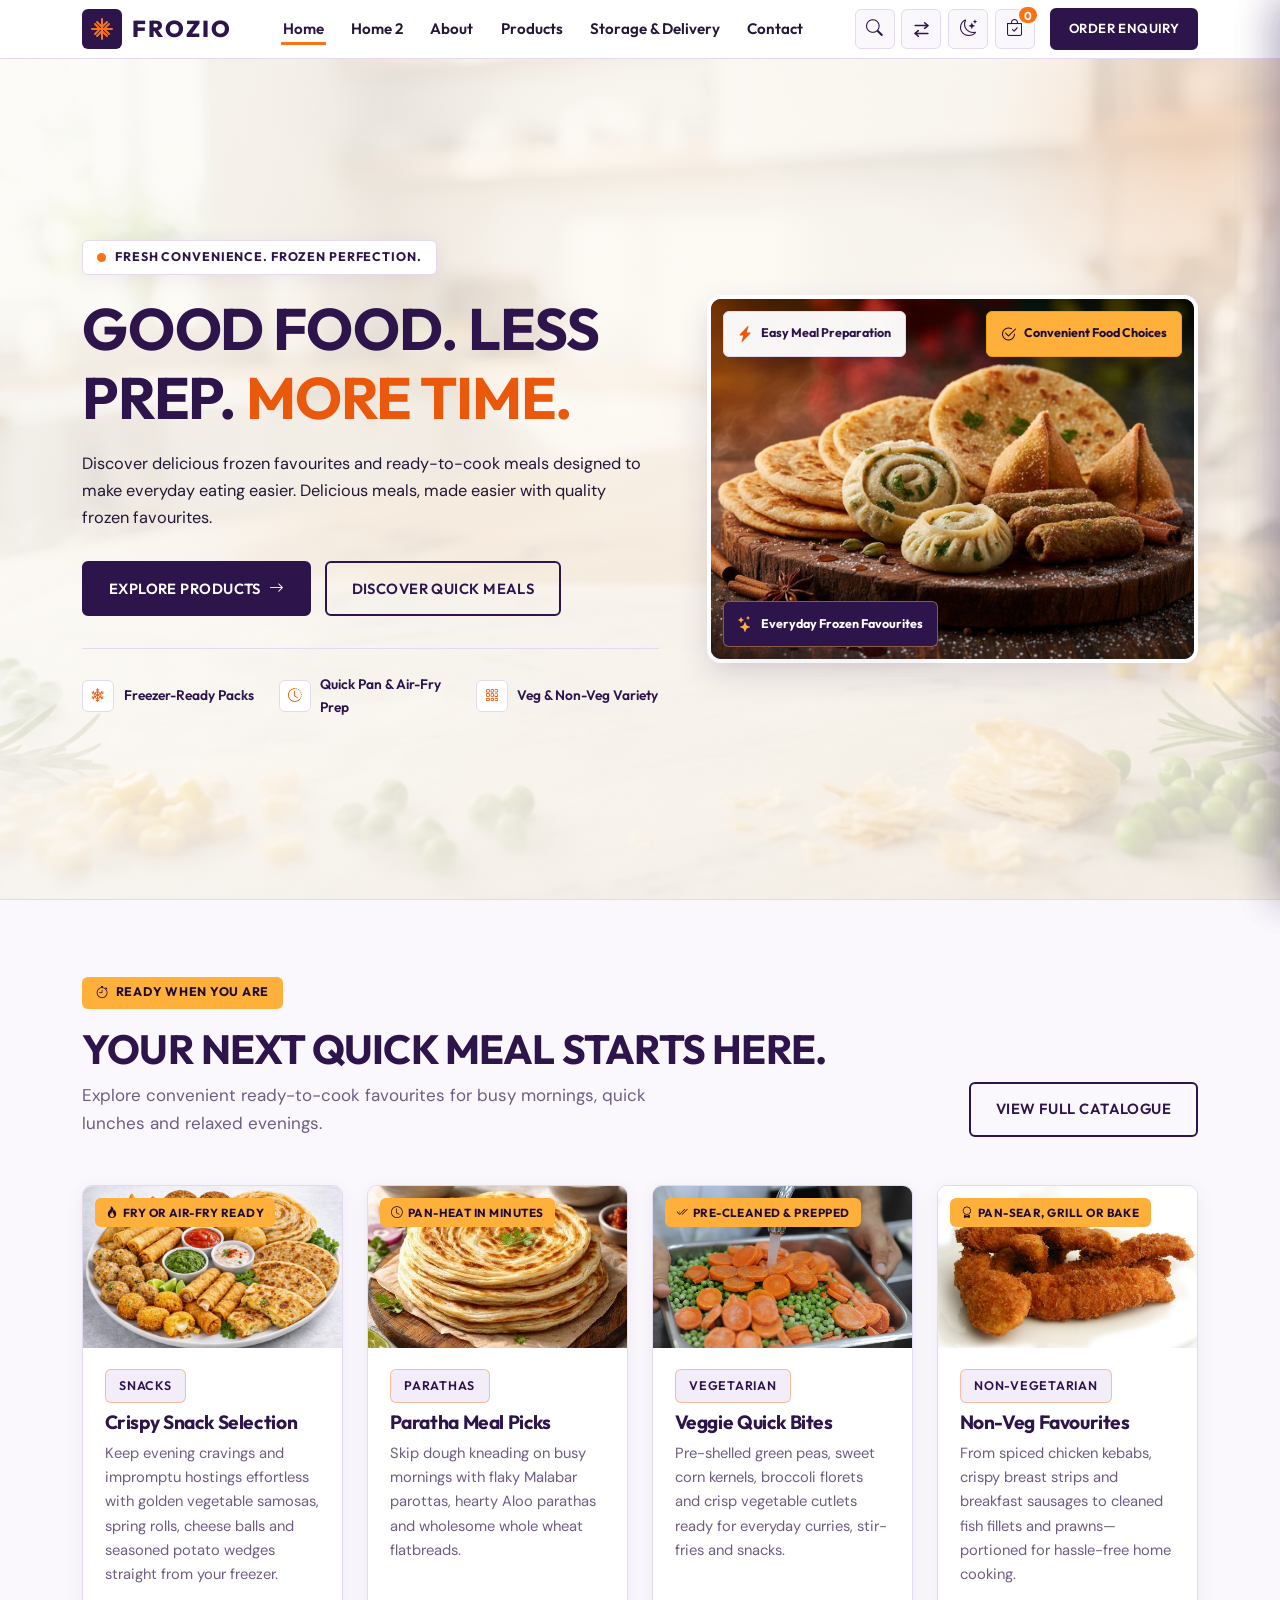
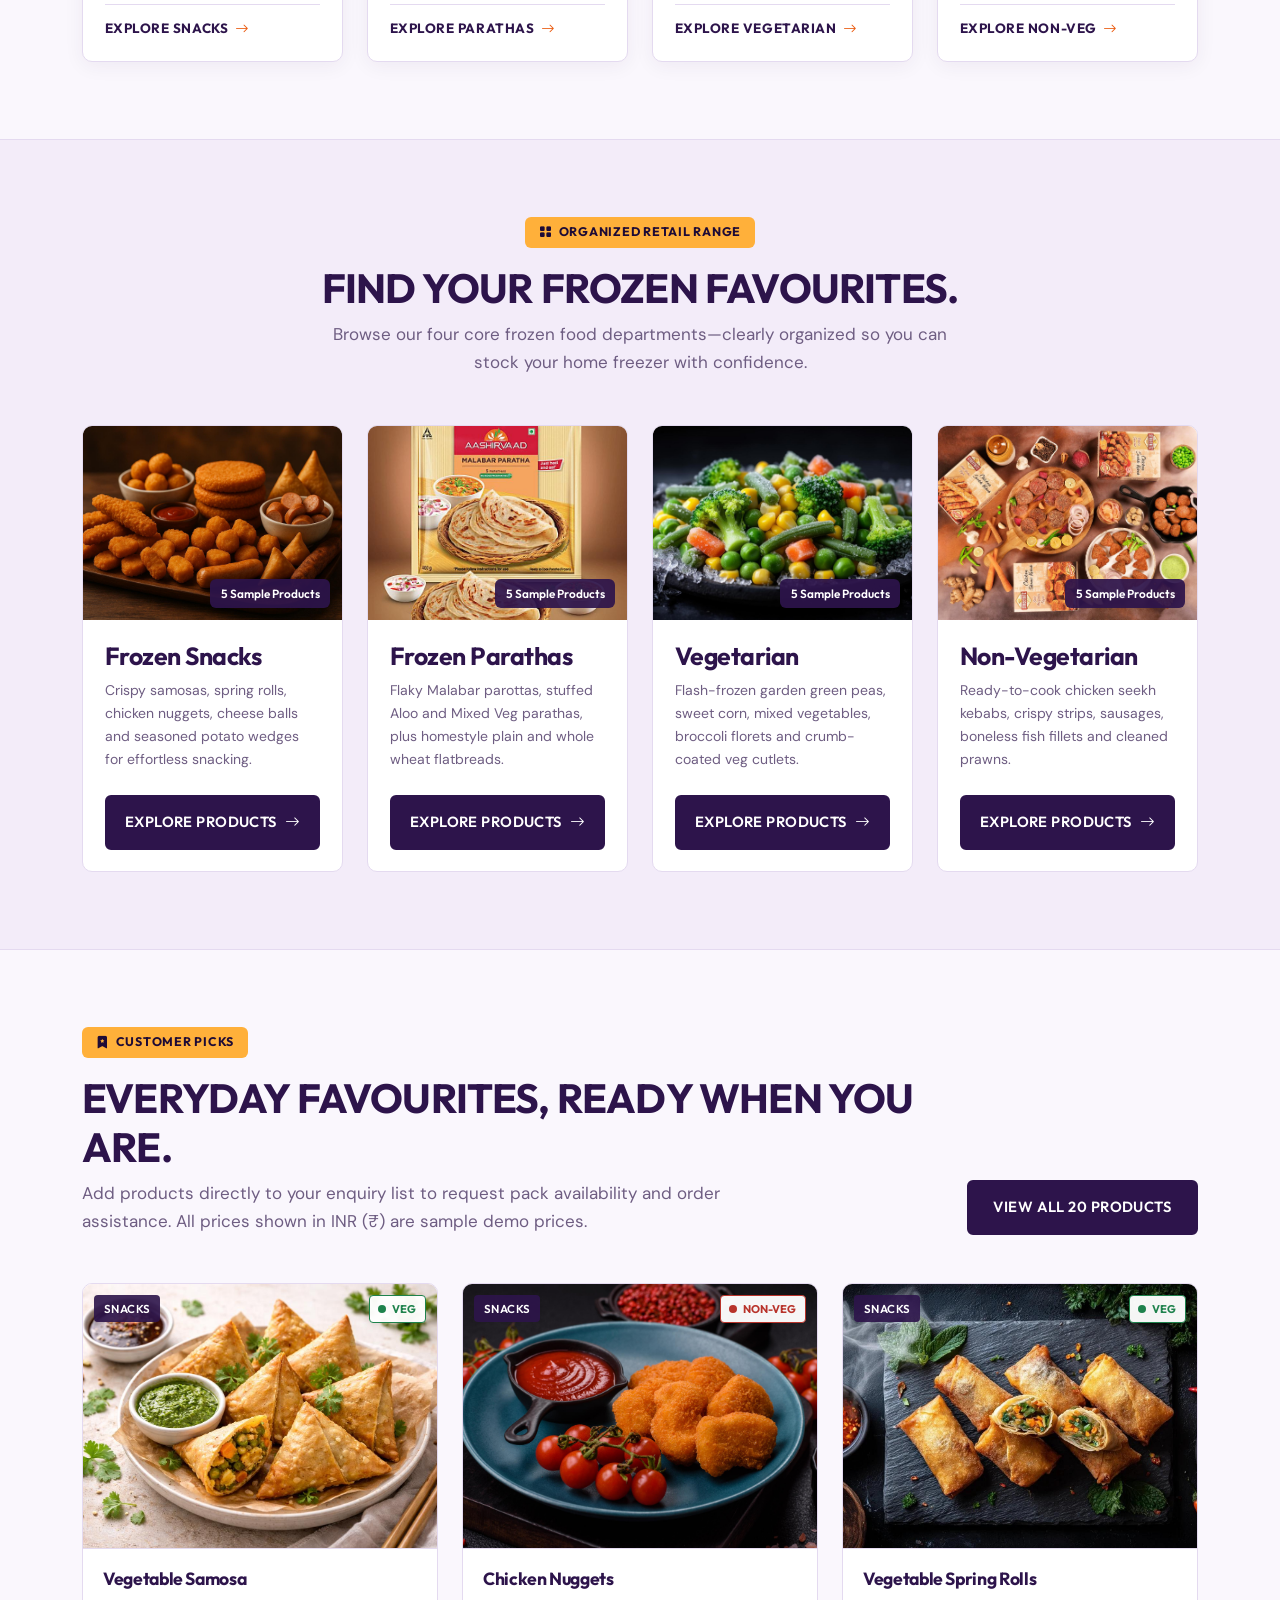
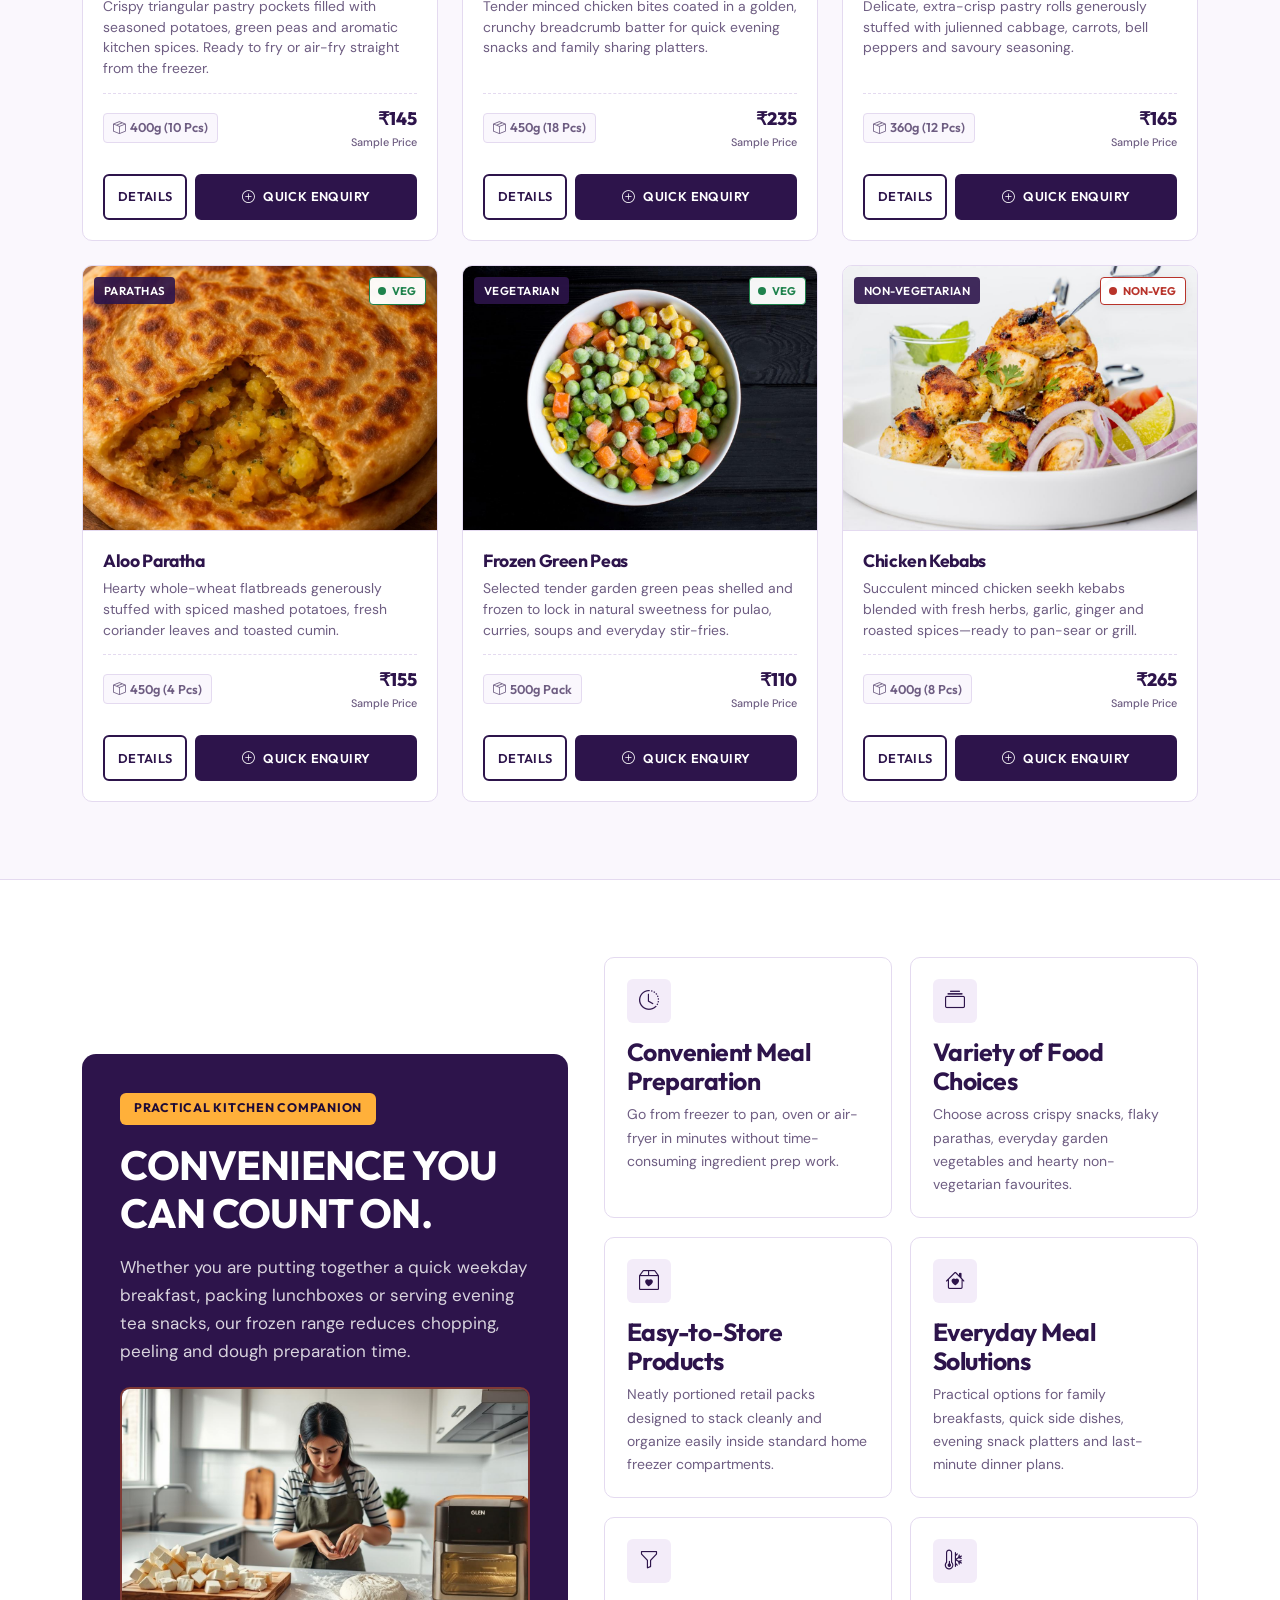
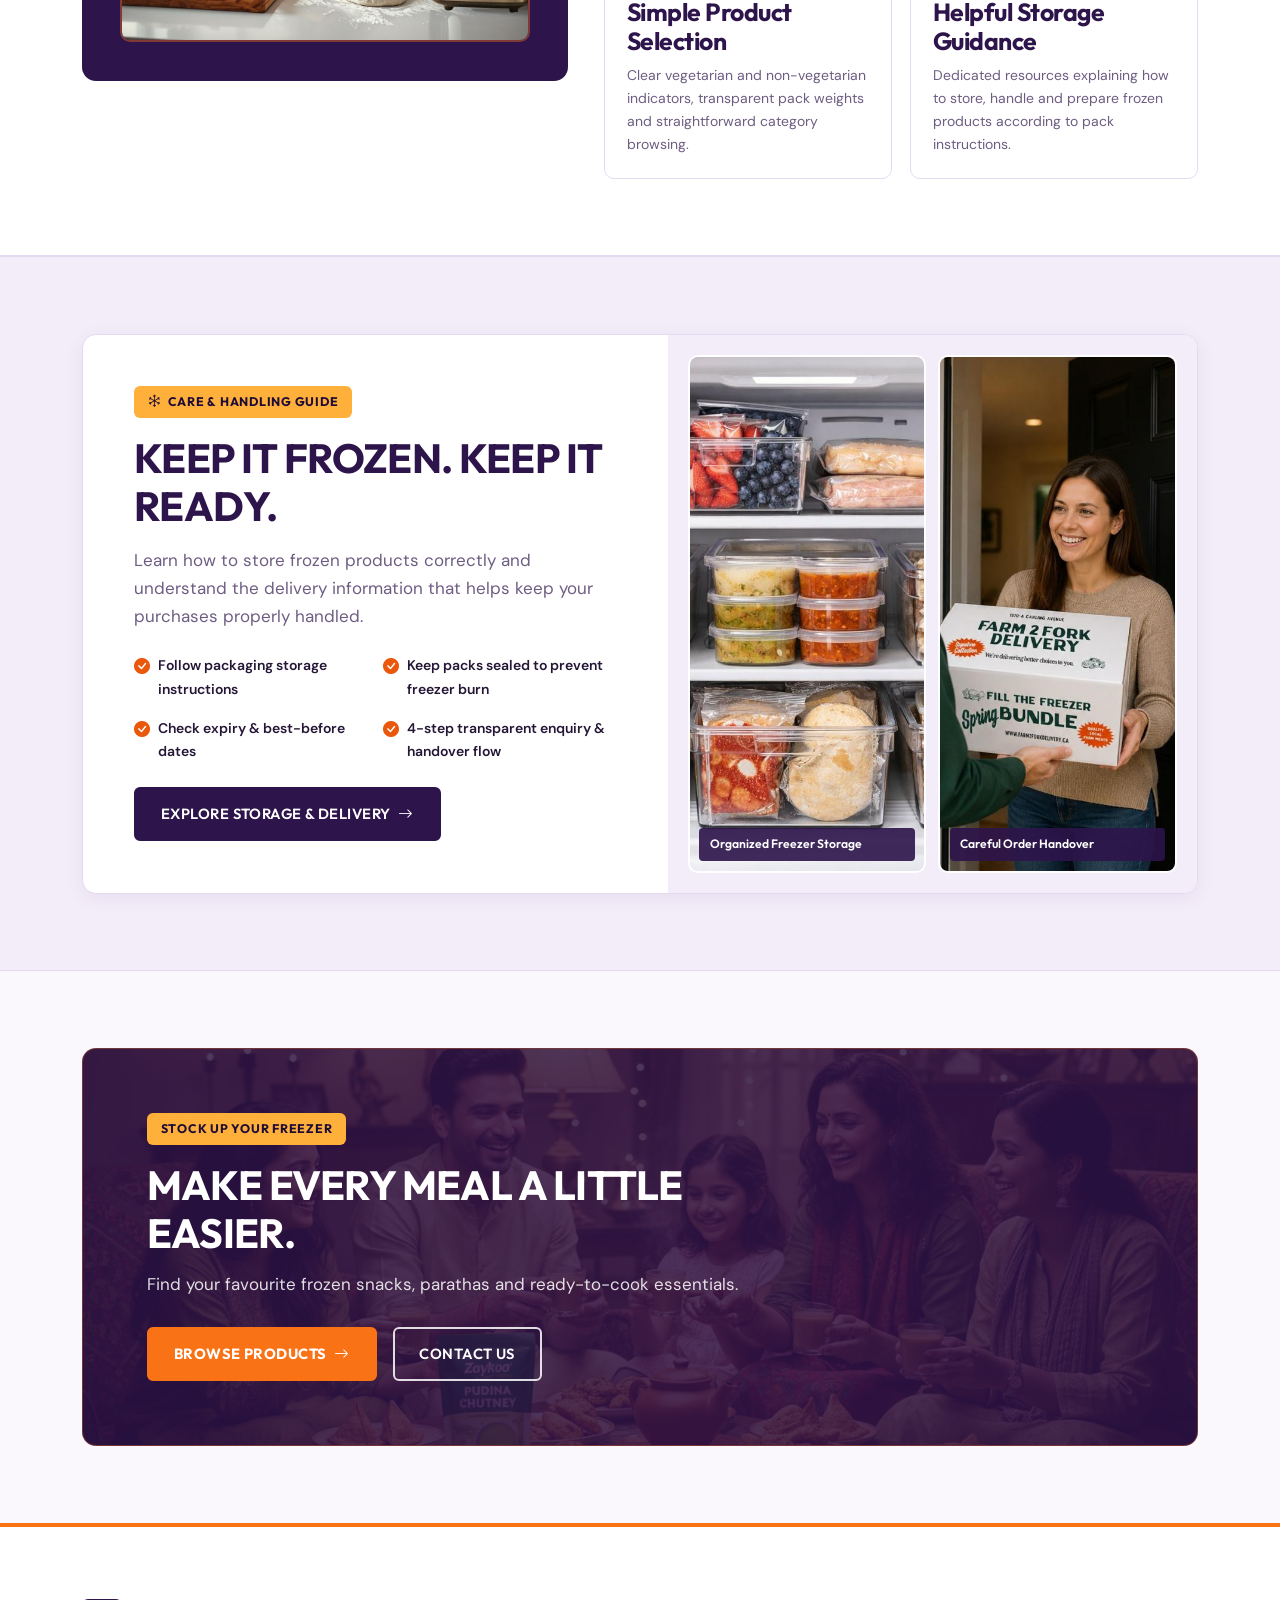
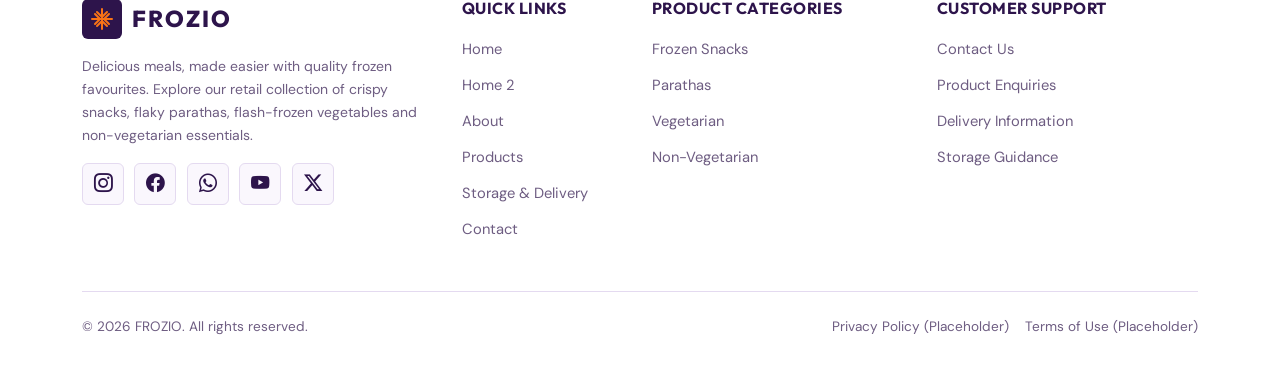
<file: index.html>
<!DOCTYPE html>
<html lang="en">
<head>
  <meta charset="UTF-8">
  <meta name="viewport" content="width=device-width, initial-scale=1.0">
  <title>Home | FROZIO</title>
  <link rel="icon" type="image/svg+xml" href="assets/images/favicon.svg">
  <meta name="description" content="Fresh Convenience. Frozen Perfection. Explore delicious frozen snacks, flaky parathas, flash-frozen vegetables and ready-to-cook non-vegetarian favourites.">
  <meta property="og:title" content="Home | FROZIO">
  <meta property="og:description" content="Delicious meals, made easier with quality frozen favourites. Browse snacks, parathas, vegetarian and non-vegetarian ready-to-cook essentials.">
  <meta property="og:type" content="website">
  <meta property="og:image" content="assets/images/hero-frozen-food.webp">

  <!-- Google Fonts: Outfit (Headings) & DM Sans (Body) -->
  <link rel="preconnect" href="https://fonts.googleapis.com">
  <link rel="preconnect" href="https://fonts.gstatic.com" crossorigin>
  <link href="https://fonts.googleapis.com/css2?family=DM+Sans:ital,opsz,wght@0,9..40,400;0,9..40,500;0,9..40,600;0,9..40,700;1,9..40,400&family=Outfit:wght@600;700;800&display=swap" rel="stylesheet">

  <!-- Bootstrap 5 CSS & Bootstrap Icons CDN -->
  <link href="https://cdn.jsdelivr.net/npm/bootstrap@5.3.3/dist/css/bootstrap.min.css" rel="stylesheet">
  <link href="https://cdn.jsdelivr.net/npm/bootstrap-icons@1.11.3/font/bootstrap-icons.min.css" rel="stylesheet">

  <!-- Global Custom Stylesheet -->
  <link rel="stylesheet" href="assets/css/style.css">
</head>
<body>
  <a href="#main-content" class="skip-link">Skip to main content</a>

  <!-- ========================================================================
       GLOBAL STICKY HEADER
       ======================================================================== -->
  <header class="site-header" role="banner">
    <div class="container">
      <div class="header-inner">
        <!-- LEFT: Brand Logo & Wordmark -->
        <a href="index.html" class="brand-logo" aria-label="FROZIO Home">
          <span class="brand-logo-mark" aria-hidden="true">
            <svg width="24" height="24" viewBox="0 0 24 24" fill="none" stroke="currentColor" stroke-width="2" stroke-linecap="round" stroke-linejoin="round">
              <path d="M12 2v20M17 5l-5 5-5-5M17 19l-5-5-5 5M2 12h20M5 7l5 5-5 5M19 7l-5 5 5 5"/>
            </svg>
          </span>
          <span class="brand-logo-text">
            <span class="brand-logo-title">FROZIO</span>
          </span>
        </a>

        <!-- CENTER: Primary Desktop Navigation -->
        <nav class="desktop-nav" aria-label="Primary Navigation">
          <ul class="nav-list">
            <li><a href="index.html" class="nav-link-item active" aria-current="page">Home</a></li>
            <li><a href="home-2.html" class="nav-link-item">Home 2</a></li>
            <li><a href="about.html" class="nav-link-item">About</a></li>
            <li><a href="products.html" class="nav-link-item">Products</a></li>
            <li><a href="storage-delivery.html" class="nav-link-item">Storage &amp; Delivery</a></li>
            <li><a href="contact.html" class="nav-link-item">Contact</a></li>
          </ul>
        </nav>

        <!-- RIGHT: Search, RTL Toggle, Theme Toggle, Enquiry Cart & Order Enquiry CTA -->
        <div class="header-actions">
          <button type="button" class="icon-action-btn" id="headerSearchToggleBtn" aria-expanded="false" aria-controls="headerSearchBar" aria-label="Toggle product search" title="Search Products">
            <i class="bi bi-search"></i>
          </button>

          <button type="button" class="icon-action-btn" id="rtlToggleBtn" data-toggle-rtl aria-pressed="false" aria-label="Toggle RTL or LTR layout direction" title="Toggle RTL / LTR">
            <svg class="rtl-toggle-icon" width="19" height="19" viewBox="0 0 24 24" fill="none" stroke="currentColor" stroke-width="2" stroke-linecap="round" stroke-linejoin="round" aria-hidden="true">
              <path d="M4 7h16"/>
              <path d="M16 3.5 20 7l-4 3.5"/>
              <path d="M20 17H4"/>
              <path d="M8 13.5 4 17l4 3.5"/>
            </svg>
          </button>

          <button type="button" class="icon-action-btn" id="themeToggleBtn" data-toggle-theme aria-pressed="false" aria-label="Toggle dark or light theme" title="Toggle Dark / Light Mode">
            <i class="bi bi-moon-stars"></i>
          </button>

          <button type="button" class="icon-action-btn" data-open-cart aria-label="Open Enquiry Cart" title="Enquiry Cart">
            <i class="bi bi-bag-check"></i>
            <span class="cart-count-badge" id="cartCountBadge">0</span>
          </button>

          <a href="contact.html" class="btn-brand-primary header-cta-desktop">Order Enquiry</a>

          <button type="button" class="hamburger-btn" id="mobileMenuOpenBtn" aria-expanded="false" aria-controls="mobileNavDrawer" aria-label="Open navigation menu">
            <i class="bi bi-list"></i>
          </button>
        </div>
      </div>
    </div>

    <!-- Collapsible Quick Search Bar -->
    <div class="header-search-bar" id="headerSearchBar">
      <div class="container">
        <form class="header-search-form" id="headerSearchForm" role="search">
          <label for="headerSearchInput" class="visually-hidden">Search frozen food products</label>
          <input type="search" id="headerSearchInput" class="header-search-input" placeholder="Search samosas, parathas, green peas, chicken nuggets...">
          <button type="submit" class="btn-brand-primary py-2 px-3">Search</button>
        </form>
      </div>
    </div>
  </header>

  <!-- Shared Backdrop for Mobile Menu & Enquiry Cart Drawer -->
  <div class="mobile-nav-backdrop" id="sharedOverlayBackdrop"></div>

  <!-- Mobile Navigation Drawer -->
  <aside class="mobile-nav-drawer" id="mobileNavDrawer" aria-hidden="true" aria-label="Mobile Navigation">
    <div class="mobile-drawer-header">
      <span class="fw-bold" style="font-family: var(--font-heading); color: var(--navy-primary);">STORE NAVIGATION</span>
      <button type="button" class="drawer-close-btn" id="mobileMenuCloseBtn" aria-label="Close navigation menu">
        <i class="bi bi-x-lg"></i>
      </button>
    </div>

    <div class="mobile-drawer-body">
      <ul class="mobile-nav-links">
        <li><a href="index.html" class="nav-link-item active" aria-current="page">Home</a></li>
        <li><a href="home-2.html" class="nav-link-item">Home 2</a></li>
        <li><a href="about.html" class="nav-link-item">About</a></li>
        <li><a href="products.html" class="nav-link-item">Products</a></li>
        <li><a href="storage-delivery.html" class="nav-link-item">Storage &amp; Delivery</a></li>
        <li><a href="contact.html" class="nav-link-item">Contact</a></li>
      </ul>

      <div class="mobile-drawer-controls">
        <div class="mobile-drawer-icon-row">
          <button type="button" class="icon-action-btn" id="drawerSearchToggleBtn" data-toggle-drawer-search aria-expanded="false" aria-controls="mobileDrawerSearchBar" aria-label="Toggle product search" title="Search Products">
            <i class="bi bi-search"></i>
          </button>

          <button type="button" class="icon-action-btn" data-toggle-rtl aria-pressed="false" aria-label="Toggle RTL or LTR layout direction" title="Toggle RTL / LTR">
            <svg class="rtl-toggle-icon" width="19" height="19" viewBox="0 0 24 24" fill="none" stroke="currentColor" stroke-width="2" stroke-linecap="round" stroke-linejoin="round" aria-hidden="true">
              <path d="M4 7h16"/>
              <path d="M16 3.5 20 7l-4 3.5"/>
              <path d="M20 17H4"/>
              <path d="M8 13.5 4 17l4 3.5"/>
            </svg>
          </button>
        </div>

        <div class="mobile-drawer-search-bar" id="mobileDrawerSearchBar">
          <form class="mobile-drawer-search-form" data-drawer-search-form role="search">
            <input type="search" class="mobile-drawer-search-input" placeholder="Search frozen foods..." aria-label="Search frozen food products">
            <button type="submit" class="btn-brand-primary py-2 px-3" aria-label="Submit search"><i class="bi bi-search"></i></button>
          </form>
        </div>

        <div class="mobile-drawer-icon-row">
          <button type="button" class="icon-action-btn" data-toggle-theme aria-pressed="false" aria-label="Toggle dark or light theme" title="Toggle Dark / Light Mode">
            <i class="bi bi-moon-stars"></i>
          </button>

          <button type="button" class="icon-action-btn" data-open-cart aria-label="Open Enquiry Cart" title="Enquiry Cart">
            <i class="bi bi-bag-check"></i>
            <span class="cart-count-badge">0</span>
          </button>
        </div>

        <div class="mobile-drawer-cta-wrap">
          <a href="contact.html" class="btn-brand-primary mobile-drawer-cta">Order Enquiry</a>
        </div>
      </div>
    </div>
  </aside>

  <!-- Enquiry Cart Slide-Over Drawer -->
  <aside class="enquiry-cart-drawer" id="enquiryCartDrawer" aria-hidden="true" aria-label="Product Enquiry List">
    <div class="cart-drawer-header">
      <div class="d-flex align-items-center gap-2">
        <i class="bi bi-bag-check-fill" style="color: var(--mint-secondary); font-size: 1.2rem;"></i>
        <h3>Product Enquiry List</h3>
      </div>
      <button type="button" class="drawer-close-btn" id="enquiryCartCloseBtn" aria-label="Close enquiry cart">
        <i class="bi bi-x-lg"></i>
      </button>
    </div>
    <div class="cart-drawer-body" id="enquiryCartBody"></div>
    <div class="cart-drawer-footer">
      <div class="cart-summary-line">
        <span class="text-muted small">Selected Quantity:</span>
        <strong id="enquiryCartCount">0 Packs</strong>
      </div>
      <div class="cart-summary-line mb-2">
        <span class="text-muted small">Estimated Sample Total:</span>
        <strong id="enquiryCartTotal" style="font-size: 1.15rem; color: var(--navy-primary);">₹0</strong>
      </div>
      <p class="small text-muted mb-3" style="font-size: 0.75rem;">*Sample prices are for demonstration only. Submit an enquiry to confirm current store availability.</p>
      <div class="d-grid gap-2">
        <a href="contact.html?prefill=cart" id="sendEnquiryCartBtn" class="btn-brand-primary">SEND PRODUCT ENQUIRY</a>
        <button type="button" id="clearEnquiryCartBtn" class="btn-brand-secondary py-2" style="font-size: 0.8rem;">Clear Enquiry List</button>
      </div>
    </div>
  </aside>

  <main id="main-content">
    <!-- ======================================================================
         SECTION 1 – PREMIUM HERO
         ====================================================================== -->
    <section class="hero-section" aria-labelledby="hero-heading">
      <div class="container">
        <div class="hero-grid">
          <div class="hero-content">
            <div class="hero-tagline-bar">
              <span class="hero-tagline-dot" aria-hidden="true"></span>
              <span class="hero-tagline-text">FRESH CONVENIENCE. FROZEN PERFECTION.</span>
            </div>

            <h1 id="hero-heading" class="hero-title">
              GOOD FOOD. LESS PREP. <span>MORE TIME.</span>
            </h1>

            <p class="hero-lead">
              Discover delicious frozen favourites and ready-to-cook meals designed to make everyday eating easier. Delicious meals, made easier with quality frozen favourites.
            </p>

            <div class="hero-cta-group">
              <a href="products.html" class="btn-brand-primary">
                EXPLORE PRODUCTS <i class="bi bi-arrow-right"></i>
              </a>
              <a href="#quick-meal-picks" class="btn-brand-secondary">
                DISCOVER QUICK MEALS
              </a>
            </div>

            <div class="hero-trust-strip" role="list" aria-label="Brand Highlights">
              <div class="hero-trust-item" role="listitem">
                <span class="hero-trust-icon" aria-hidden="true"><i class="bi bi-Snow2"></i><i class="bi bi-snow2"></i></span>
                <span>Freezer-Ready Packs</span>
              </div>
              <div class="hero-trust-item" role="listitem">
                <span class="hero-trust-icon" aria-hidden="true"><i class="bi bi-clock-history"></i></span>
                <span>Quick Pan &amp; Air-Fry Prep</span>
              </div>
              <div class="hero-trust-item" role="listitem">
                <span class="hero-trust-icon" aria-hidden="true"><i class="bi bi-grid-3x3-gap"></i></span>
                <span>Veg &amp; Non-Veg Variety</span>
              </div>
            </div>
          </div>

          <!-- Hero Visual Composition + 3 HTML Overlay Highlights -->
          <div class="hero-visual-wrapper">
            <div class="hero-image-frame">
              <img src="assets/images/hero-frozen-food.webp" alt="Assortment of premium frozen snacks, flaky parathas, flash-frozen green peas, sweet corn and ready-to-cook chicken favourites" width="900" height="675">
            </div>

            <!-- HTML Overlay Highlight 1 -->
            <div class="hero-overlay-pill hero-pill-1">
              <i class="bi bi-lightning-charge-fill" aria-hidden="true"></i>
              <span>Easy Meal Preparation</span>
            </div>

            <!-- HTML Overlay Highlight 2 -->
            <div class="hero-overlay-pill hero-pill-2">
              <i class="bi bi-stars" aria-hidden="true"></i>
              <span>Everyday Frozen Favourites</span>
            </div>

            <!-- HTML Overlay Highlight 3 -->
            <div class="hero-overlay-pill hero-pill-3">
              <i class="bi bi-check2-circle" aria-hidden="true"></i>
              <span>Convenient Food Choices</span>
            </div>
          </div>
        </div>
      </div>
    </section>

    <!-- ======================================================================
         SECTION 2 – QUICK MEAL PICKS (ASYMMETRICAL EDITORIAL LAYOUT)
         ====================================================================== -->
    <section id="quick-meal-picks" class="section-block section-bg-ice reveal-on-scroll" aria-labelledby="quick-meals-heading">
      <div class="container">
        <div class="section-header-split">
          <div>
            <span class="eyebrow-badge"><i class="bi bi-stopwatch"></i> Ready When You Are</span>
            <h2 id="quick-meals-heading" class="mb-2">YOUR NEXT QUICK MEAL STARTS HERE.</h2>
            <p class="mb-0" style="max-width: 620px;">
              Explore convenient ready-to-cook favourites for busy mornings, quick lunches and relaxed evenings.
            </p>
          </div>
          <a href="products.html" class="btn-brand-secondary">View Full Catalogue</a>
        </div>

        <div class="quick-meals-editorial-grid">
          <!-- Selection 1: Crispy Snack Selection -->
          <article class="quick-pick-card">
            <div class="quick-pick-media">
              <img src="assets/images/quick-meals.webp" alt="Crispy Snack Selection with golden spring rolls, samosas and potato wedges" loading="lazy" width="600" height="375">
              <span class="prep-convenience-label"><i class="bi bi-fire me-1"></i>Fry or Air-Fry Ready</span>
            </div>
            <div class="quick-pick-body">
              <div>
                <span class="eyebrow-badge-mint mb-2">Snacks</span>
                <h3 class="quick-pick-title">Crispy Snack Selection</h3>
                <p class="quick-pick-desc">
                  Keep evening cravings and impromptu hostings effortless with golden vegetable samosas, spring rolls, cheese balls and seasoned potato wedges straight from your freezer.
                </p>
              </div>
              <a href="products.html?category=Snacks" class="quick-pick-link">
                Explore Snacks <i class="bi bi-arrow-right"></i>
              </a>
            </div>
          </article>

          <!-- Selection 2: Paratha Meal Picks -->
          <article class="quick-pick-card">
            <div class="quick-pick-media">
              <img src="assets/images/malabar-paratha.webp" alt="Paratha Meal Picks featuring flaky layered Malabar parathas" loading="lazy" width="600" height="375">
              <span class="prep-convenience-label"><i class="bi bi-clock me-1"></i>Pan-Heat in Minutes</span>
            </div>
            <div class="quick-pick-body">
              <div>
                <span class="eyebrow-badge-mint mb-2">Parathas</span>
                <h3 class="quick-pick-title">Paratha Meal Picks</h3>
                <p class="quick-pick-desc">
                  Skip dough kneading on busy mornings with flaky Malabar parottas, hearty Aloo parathas and wholesome whole wheat flatbreads.
                </p>
              </div>
              <a href="products.html?category=Parathas" class="quick-pick-link">
                Explore Parathas <i class="bi bi-arrow-right"></i>
              </a>
            </div>
          </article>

          <!-- Selection 3: Veggie Quick Bites -->
          <article class="quick-pick-card">
            <div class="quick-pick-media">
              <img src="assets/images/mixed-vegetables.webp" alt="Veggie Quick Bites with fresh peas, carrots and garden vegetables" loading="lazy" width="600" height="375">
              <span class="prep-convenience-label"><i class="bi bi-check2-all me-1"></i>Pre-Cleaned &amp; Prepped</span>
            </div>
            <div class="quick-pick-body">
              <div>
                <span class="eyebrow-badge-mint mb-2">Vegetarian</span>
                <h3 class="quick-pick-title">Veggie Quick Bites</h3>
                <p class="quick-pick-desc">
                  Pre-shelled green peas, sweet corn kernels, broccoli florets and crisp vegetable cutlets ready for everyday curries, stir-fries and snacks.
                </p>
              </div>
              <a href="products.html?category=Vegetarian" class="quick-pick-link">
                Explore Vegetarian <i class="bi bi-arrow-right"></i>
              </a>
            </div>
          </article>

          <!-- Selection 4: Non-Veg Favourites -->
          <article class="quick-pick-card">
            <div class="quick-pick-media">
              <img src="assets/images/chicken-strips.webp" alt="Non-Veg Favourites featuring crispy golden chicken breast strips" loading="lazy" width="600" height="375">
              <span class="prep-convenience-label"><i class="bi bi-award me-1"></i>Pan-Sear, Grill or Bake</span>
            </div>
            <div class="quick-pick-body">
              <div>
                <span class="eyebrow-badge-mint mb-2">Non-Vegetarian</span>
                <h3 class="quick-pick-title">Non-Veg Favourites</h3>
                <p class="quick-pick-desc">
                  From spiced chicken kebabs, crispy breast strips and breakfast sausages to cleaned fish fillets and prawns—portioned for hassle-free home cooking.
                </p>
              </div>
              <a href="products.html?category=Non-Vegetarian" class="quick-pick-link">
                Explore Non-Veg <i class="bi bi-arrow-right"></i>
              </a>
            </div>
          </article>
        </div>
      </div>
    </section>

    <!-- ======================================================================
         SECTION 3 – SHOP BY CATEGORY
         ====================================================================== -->
    <section class="section-block section-bg-mint reveal-on-scroll" aria-labelledby="shop-category-heading">
      <div class="container">
        <div class="section-header text-center mx-auto" style="max-width: 660px;">
          <span class="eyebrow-badge"><i class="bi bi-grid-fill"></i> Organized Retail Range</span>
          <h2 id="shop-category-heading">FIND YOUR FROZEN FAVOURITES.</h2>
          <p class="mb-0">
            Browse our four core frozen food departments—clearly organized so you can stock your home freezer with confidence.
          </p>
        </div>

        <div class="category-showcase-grid">
          <!-- Category 1: Frozen Snacks -->
          <article class="category-showcase-card">
            <div class="category-showcase-img">
              <img src="assets/images/frozen-snacks.webp" alt="Frozen Snacks category featuring golden samosas, spring rolls and potato wedges" loading="lazy" width="600" height="450">
              <span class="category-count-pill">5 Sample Products</span>
            </div>
            <div class="category-showcase-body">
              <div>
                <h3>Frozen Snacks</h3>
                <p class="small">Crispy samosas, spring rolls, chicken nuggets, cheese balls and seasoned potato wedges for effortless snacking.</p>
              </div>
              <a href="products.html?category=Snacks" class="btn-brand-primary w-100 mt-2">
                Explore Products <i class="bi bi-arrow-right"></i>
              </a>
            </div>
          </article>

          <!-- Category 2: Frozen Parathas -->
          <article class="category-showcase-card">
            <div class="category-showcase-img">
              <img src="assets/images/frozen-parathas.webp" alt="Frozen Parathas category featuring flaky layered flatbreads" loading="lazy" width="600" height="450">
              <span class="category-count-pill">5 Sample Products</span>
            </div>
            <div class="category-showcase-body">
              <div>
                <h3>Frozen Parathas</h3>
                <p class="small">Flaky Malabar parottas, stuffed Aloo and Mixed Veg parathas, plus homestyle plain and whole wheat flatbreads.</p>
              </div>
              <a href="products.html?category=Parathas" class="btn-brand-primary w-100 mt-2">
                Explore Products <i class="bi bi-arrow-right"></i>
              </a>
            </div>
          </article>

          <!-- Category 3: Vegetarian -->
          <article class="category-showcase-card">
            <div class="category-showcase-img">
              <img src="assets/images/frozen-vegetables.webp" alt="Vegetarian category featuring flash-frozen green peas, sweet corn and broccoli" loading="lazy" width="600" height="450">
              <span class="category-count-pill">5 Sample Products</span>
            </div>
            <div class="category-showcase-body">
              <div>
                <h3>Vegetarian</h3>
                <p class="small">Flash-frozen garden green peas, sweet corn, mixed vegetables, broccoli florets and crumb-coated veg cutlets.</p>
              </div>
              <a href="products.html?category=Vegetarian" class="btn-brand-primary w-100 mt-2">
                Explore Products <i class="bi bi-arrow-right"></i>
              </a>
            </div>
          </article>

          <!-- Category 4: Non-Vegetarian -->
          <article class="category-showcase-card">
            <div class="category-showcase-img">
              <img src="assets/images/frozen-nonveg.webp" alt="Non-Vegetarian category featuring chicken kebabs, strips, fish fillets and prawns" loading="lazy" width="600" height="450">
              <span class="category-count-pill">5 Sample Products</span>
            </div>
            <div class="category-showcase-body">
              <div>
                <h3>Non-Vegetarian</h3>
                <p class="small">Ready-to-cook chicken seekh kebabs, crispy strips, sausages, boneless fish fillets and cleaned prawns.</p>
              </div>
              <a href="products.html?category=Non-Vegetarian" class="btn-brand-primary w-100 mt-2">
                Explore Products <i class="bi bi-arrow-right"></i>
              </a>
            </div>
          </article>
        </div>
      </div>
    </section>

    <!-- ======================================================================
         SECTION 4 – FEATURED PRODUCTS
         ====================================================================== -->
    <section class="section-block section-bg-ice reveal-on-scroll" aria-labelledby="featured-products-heading">
      <div class="container">
        <div class="section-header-split">
          <div>
            <span class="eyebrow-badge"><i class="bi bi-bookmark-star-fill"></i> Customer Picks</span>
            <h2 id="featured-products-heading" class="mb-2">EVERYDAY FAVOURITES, READY WHEN YOU ARE.</h2>
            <p class="mb-0" style="max-width: 640px;">
              Add products directly to your enquiry list to request pack availability and order assistance. All prices shown in INR (₹) are sample demo prices.
            </p>
          </div>
          <a href="products.html" class="btn-brand-primary">View All 20 Products</a>
        </div>

        <!-- Populated by main.js and pre-rendered for instant SEO/accessibility -->
        <div class="product-grid product-grid-3" id="homeFeaturedProductsGrid">
          <!-- 1. Vegetable Samosa -->
          <article class="product-card" data-product-id="snk-01" data-category="Snacks">
            <div class="product-card-media">
              <img src="assets/images/frozen-samosa.webp" alt="Vegetable Samosa - Snacks (400g 10 Pcs)" loading="lazy" width="600" height="450">
              <span class="product-category-tag">Snacks</span>
              <span class="diet-indicator is-veg"><span class="diet-dot"></span>Veg</span>
            </div>
            <div class="product-card-body">
              <div>
                <h3 class="product-card-title">Vegetable Samosa</h3>
                <p class="product-card-desc">Crispy triangular pastry pockets filled with seasoned potatoes, green peas and aromatic kitchen spices.</p>
              </div>
              <div>
                <div class="product-meta-row">
                  <span class="product-pack-size"><i class="bi bi-box-seam me-1"></i>400g (10 Pcs)</span>
                  <div class="product-price-wrap">
                    <span class="product-price">₹145</span>
                    <span class="demo-price-tag">Sample Price</span>
                  </div>
                </div>
                <button type="button" class="btn-brand-primary btn-add-enquiry" data-add-enquiry="snk-01">
                  <i class="bi bi-plus-circle"></i> Add to Enquiry
                </button>
              </div>
            </div>
          </article>

          <!-- 2. Chicken Nuggets -->
          <article class="product-card" data-product-id="snk-02" data-category="Snacks">
            <div class="product-card-media">
              <img src="assets/images/chicken-nuggets.webp" alt="Chicken Nuggets - Snacks (450g 18 Pcs)" loading="lazy" width="600" height="450">
              <span class="product-category-tag">Snacks</span>
              <span class="diet-indicator is-nonveg"><span class="diet-dot"></span>Non-Veg</span>
            </div>
            <div class="product-card-body">
              <div>
                <h3 class="product-card-title">Chicken Nuggets</h3>
                <p class="product-card-desc">Tender minced chicken bites coated in a golden, crunchy breadcrumb batter for quick evening snacks.</p>
              </div>
              <div>
                <div class="product-meta-row">
                  <span class="product-pack-size"><i class="bi bi-box-seam me-1"></i>450g (18 Pcs)</span>
                  <div class="product-price-wrap">
                    <span class="product-price">₹235</span>
                    <span class="demo-price-tag">Sample Price</span>
                  </div>
                </div>
                <button type="button" class="btn-brand-primary btn-add-enquiry" data-add-enquiry="snk-02">
                  <i class="bi bi-plus-circle"></i> Add to Enquiry
                </button>
              </div>
            </div>
          </article>

          <!-- 3. Aloo Paratha -->
          <article class="product-card" data-product-id="par-02" data-category="Parathas">
            <div class="product-card-media">
              <img src="assets/images/aloo-paratha.webp" alt="Aloo Paratha - Parathas (450g 4 Pcs)" loading="lazy" width="600" height="450">
              <span class="product-category-tag">Parathas</span>
              <span class="diet-indicator is-veg"><span class="diet-dot"></span>Veg</span>
            </div>
            <div class="product-card-body">
              <div>
                <h3 class="product-card-title">Aloo Paratha</h3>
                <p class="product-card-desc">Hearty whole-wheat flatbreads generously stuffed with spiced mashed potatoes and fresh coriander.</p>
              </div>
              <div>
                <div class="product-meta-row">
                  <span class="product-pack-size"><i class="bi bi-box-seam me-1"></i>450g (4 Pcs)</span>
                  <div class="product-price-wrap">
                    <span class="product-price">₹155</span>
                    <span class="demo-price-tag">Sample Price</span>
                  </div>
                </div>
                <button type="button" class="btn-brand-primary btn-add-enquiry" data-add-enquiry="par-02">
                  <i class="bi bi-plus-circle"></i> Add to Enquiry
                </button>
              </div>
            </div>
          </article>

          <!-- 4. Frozen Green Peas -->
          <article class="product-card" data-product-id="veg-01" data-category="Vegetarian">
            <div class="product-card-media">
              <img src="assets/images/green-peas.webp" alt="Frozen Green Peas - Vegetarian (500g Pack)" loading="lazy" width="600" height="450">
              <span class="product-category-tag">Vegetarian</span>
              <span class="diet-indicator is-veg"><span class="diet-dot"></span>Veg</span>
            </div>
            <div class="product-card-body">
              <div>
                <h3 class="product-card-title">Frozen Green Peas</h3>
                <p class="product-card-desc">Selected tender garden green peas shelled and frozen for pulao, curries, soups and everyday stir-fries.</p>
              </div>
              <div>
                <div class="product-meta-row">
                  <span class="product-pack-size"><i class="bi bi-box-seam me-1"></i>500g Pack</span>
                  <div class="product-price-wrap">
                    <span class="product-price">₹110</span>
                    <span class="demo-price-tag">Sample Price</span>
                  </div>
                </div>
                <button type="button" class="btn-brand-primary btn-add-enquiry" data-add-enquiry="veg-01">
                  <i class="bi bi-plus-circle"></i> Add to Enquiry
                </button>
              </div>
            </div>
          </article>

          <!-- 5. Vegetable Spring Rolls -->
          <article class="product-card" data-product-id="snk-03" data-category="Snacks">
            <div class="product-card-media">
              <img src="assets/images/spring-rolls.webp" alt="Vegetable Spring Rolls - Snacks (360g 12 Pcs)" loading="lazy" width="600" height="450">
              <span class="product-category-tag">Snacks</span>
              <span class="diet-indicator is-veg"><span class="diet-dot"></span>Veg</span>
            </div>
            <div class="product-card-body">
              <div>
                <h3 class="product-card-title">Vegetable Spring Rolls</h3>
                <p class="product-card-desc">Delicate, extra-crisp pastry rolls generously stuffed with julienned cabbage, carrots and bell peppers.</p>
              </div>
              <div>
                <div class="product-meta-row">
                  <span class="product-pack-size"><i class="bi bi-box-seam me-1"></i>360g (12 Pcs)</span>
                  <div class="product-price-wrap">
                    <span class="product-price">₹165</span>
                    <span class="demo-price-tag">Sample Price</span>
                  </div>
                </div>
                <button type="button" class="btn-brand-primary btn-add-enquiry" data-add-enquiry="snk-03">
                  <i class="bi bi-plus-circle"></i> Add to Enquiry
                </button>
              </div>
            </div>
          </article>

          <!-- 6. Chicken Kebabs -->
          <article class="product-card" data-product-id="nvg-01" data-category="Non-Vegetarian">
            <div class="product-card-media">
              <img src="assets/images/chicken-kebab.webp" alt="Chicken Kebabs - Non-Vegetarian (400g 8 Pcs)" loading="lazy" width="600" height="450">
              <span class="product-category-tag">Non-Vegetarian</span>
              <span class="diet-indicator is-nonveg"><span class="diet-dot"></span>Non-Veg</span>
            </div>
            <div class="product-card-body">
              <div>
                <h3 class="product-card-title">Chicken Kebabs</h3>
                <p class="product-card-desc">Succulent minced chicken seekh kebabs blended with herbs and roasted spices—ready to pan-sear or grill.</p>
              </div>
              <div>
                <div class="product-meta-row">
                  <span class="product-pack-size"><i class="bi bi-box-seam me-1"></i>400g (8 Pcs)</span>
                  <div class="product-price-wrap">
                    <span class="product-price">₹265</span>
                    <span class="demo-price-tag">Sample Price</span>
                  </div>
                </div>
                <button type="button" class="btn-brand-primary btn-add-enquiry" data-add-enquiry="nvg-01">
                  <i class="bi bi-plus-circle"></i> Add to Enquiry
                </button>
              </div>
            </div>
          </article>
        </div>
      </div>
    </section>

    <!-- ======================================================================
         SECTION 5 – WHY CHOOSE OUR FROZEN FOOD RANGE
         ====================================================================== -->
    <section class="section-block section-bg-white reveal-on-scroll" aria-labelledby="why-choose-heading">
      <div class="container">
        <div class="why-choose-layout">
          <!-- Left Asymmetrical Editorial Panel -->
          <div class="why-visual-panel">
            <span class="eyebrow-badge">Practical Kitchen Companion</span>
            <h2 id="why-choose-heading" class="text-white mb-3">CONVENIENCE YOU CAN COUNT ON.</h2>
            <p class="mb-3">
              Whether you are putting together a quick weekday breakfast, packing lunchboxes or serving evening tea snacks, our frozen range reduces chopping, peeling and dough preparation time.
            </p>
            <div class="why-visual-img">
              <img src="assets/images/meal-preparation.webp" alt="Quick meal preparation pan-heating golden parathas and snacks in a modern kitchen" loading="lazy" width="700" height="440">
            </div>
          </div>

          <!-- Right 6 Feature Cards -->
          <div class="why-features-grid">
            <div class="why-feature-box">
              <div class="why-feature-icon" aria-hidden="true"><i class="bi bi-clock-history"></i></div>
              <h3>Convenient Meal Preparation</h3>
              <p class="small mb-0">Go from freezer to pan, oven or air-fryer in minutes without time-consuming ingredient prep work.</p>
            </div>

            <div class="why-feature-box">
              <div class="why-feature-icon" aria-hidden="true"><i class="bi bi-collection"></i></div>
              <h3>Variety of Food Choices</h3>
              <p class="small mb-0">Choose across crispy snacks, flaky parathas, everyday garden vegetables and hearty non-vegetarian favourites.</p>
            </div>

            <div class="why-feature-box">
              <div class="why-feature-icon" aria-hidden="true"><i class="bi bi-box2-heart"></i></div>
              <h3>Easy-to-Store Products</h3>
              <p class="small mb-0">Neatly portioned retail packs designed to stack cleanly and organize easily inside standard home freezer compartments.</p>
            </div>

            <div class="why-feature-box">
              <div class="why-feature-icon" aria-hidden="true"><i class="bi bi-house-heart"></i></div>
              <h3>Everyday Meal Solutions</h3>
              <p class="small mb-0">Practical options for family breakfasts, quick side dishes, evening snack platters and last-minute dinner plans.</p>
            </div>

            <div class="why-feature-box">
              <div class="why-feature-icon" aria-hidden="true"><i class="bi bi-funnel"></i></div>
              <h3>Simple Product Selection</h3>
              <p class="small mb-0">Clear vegetarian and non-vegetarian indicators, transparent pack weights and straightforward category browsing.</p>
            </div>

            <div class="why-feature-box">
              <div class="why-feature-icon" aria-hidden="true"><i class="bi bi-thermometer-snow"></i></div>
              <h3>Helpful Storage Guidance</h3>
              <p class="small mb-0">Dedicated resources explaining how to store, handle and prepare frozen products according to pack instructions.</p>
            </div>
          </div>
        </div>
      </div>
    </section>

    <!-- ======================================================================
         SECTION 6 – STORAGE AND DELIVERY HIGHLIGHT
         ====================================================================== -->
    <section class="section-block section-bg-mint reveal-on-scroll" aria-labelledby="storage-highlight-heading">
      <div class="container">
        <div class="storage-highlight-panel">
          <div class="storage-highlight-grid">
            <div class="storage-highlight-content">
              <span class="eyebrow-badge"><i class="bi bi-snow"></i> Care &amp; Handling Guide</span>
              <h2 id="storage-highlight-heading" class="mb-3">KEEP IT FROZEN. KEEP IT READY.</h2>
              <p class="mb-4">
                Learn how to store frozen products correctly and understand the delivery information that helps keep your purchases properly handled.
              </p>
              <div class="row g-3 mb-4">
                <div class="col-sm-6">
                  <div class="d-flex align-items-start gap-2">
                    <i class="bi bi-check-circle-fill" style="color: var(--mint-hover);"></i>
                    <span class="small fw-semibold">Follow packaging storage instructions</span>
                  </div>
                </div>
                <div class="col-sm-6">
                  <div class="d-flex align-items-start gap-2">
                    <i class="bi bi-check-circle-fill" style="color: var(--mint-hover);"></i>
                    <span class="small fw-semibold">Keep packs sealed to prevent freezer burn</span>
                  </div>
                </div>
                <div class="col-sm-6">
                  <div class="d-flex align-items-start gap-2">
                    <i class="bi bi-check-circle-fill" style="color: var(--mint-hover);"></i>
                    <span class="small fw-semibold">Check expiry &amp; best-before dates</span>
                  </div>
                </div>
                <div class="col-sm-6">
                  <div class="d-flex align-items-start gap-2">
                    <i class="bi bi-check-circle-fill" style="color: var(--mint-hover);"></i>
                    <span class="small fw-semibold">4-step transparent enquiry &amp; handover flow</span>
                  </div>
                </div>
              </div>
              <div>
                <a href="storage-delivery.html" class="btn-brand-primary">
                  EXPLORE STORAGE &amp; DELIVERY <i class="bi bi-arrow-right"></i>
                </a>
              </div>
            </div>

            <div class="storage-highlight-visuals">
              <div class="storage-visual-card">
                <img src="assets/images/freezer-storage.webp" alt="Organized home freezer shelves stocked with sealed frozen food packs" loading="lazy" width="500" height="420">
                <div class="storage-visual-caption">Organized Freezer Storage</div>
              </div>
              <div class="storage-visual-card">
                <img src="assets/images/cold-chain-delivery.webp" alt="Insulated food delivery container and neatly packed frozen food parcels" loading="lazy" width="500" height="420">
                <div class="storage-visual-caption">Careful Order Handover</div>
              </div>
            </div>
          </div>
        </div>
      </div>
    </section>

    <!-- ======================================================================
         SECTION 7 – FINAL CTA
         ====================================================================== -->
    <section class="section-block section-bg-ice reveal-on-scroll" aria-labelledby="final-cta-heading">
      <div class="container">
        <div class="final-cta-banner">
          <div class="final-cta-bg" aria-hidden="true">
            <img src="assets/images/family-snacks.webp" alt="" loading="lazy">
          </div>
          <div class="final-cta-content">
            <span class="eyebrow-badge">Stock Up Your Freezer</span>
            <h2 id="final-cta-heading">MAKE EVERY MEAL A LITTLE EASIER.</h2>
            <p>
              Find your favourite frozen snacks, parathas and ready-to-cook essentials.
            </p>
            <div class="d-flex flex-wrap gap-3">
              <a href="products.html" class="btn-brand-mint">
                BROWSE PRODUCTS <i class="bi bi-arrow-right"></i>
              </a>
              <a href="contact.html" class="btn-brand-outline-white">
                CONTACT US
              </a>
            </div>
          </div>
        </div>
      </div>
    </section>
  </main>

  <!-- ========================================================================
       GLOBAL FOOTER
       ======================================================================== -->
  <footer class="site-footer" role="contentinfo">
    <div class="container">
      <div class="row g-4">
        <!-- Brand Column -->
        <div class="col-lg-4 col-md-6">
          <a href="index.html" class="brand-logo mb-3">
            <span class="brand-logo-mark" aria-hidden="true">
              <svg width="24" height="24" viewBox="0 0 24 24" fill="none" stroke="currentColor" stroke-width="2" stroke-linecap="round" stroke-linejoin="round">
                <path d="M12 2v20M17 5l-5 5-5-5M17 19l-5-5-5 5M2 12h20M5 7l5 5-5 5M19 7l-5 5 5 5"/>
              </svg>
            </span>
            <span class="brand-logo-text">
              <span class="brand-logo-title">FROZIO</span>
            </span>
          </a>
          <p class="small mb-3" style="max-width: 340px;">
            Delicious meals, made easier with quality frozen favourites. Explore our retail collection of crispy snacks, flaky parathas, flash-frozen vegetables and non-vegetarian essentials.
          </p>
          <div class="contact-social-links" aria-label="Social Media Links">
            <a href="https://instagram.com" target="_blank" rel="noopener noreferrer" class="social-icon-link" aria-label="Instagram" title="Instagram">
              <i class="bi bi-instagram"></i>
            </a>
            <a href="https://facebook.com" target="_blank" rel="noopener noreferrer" class="social-icon-link" aria-label="Facebook" title="Facebook">
              <i class="bi bi-facebook"></i>
            </a>
            <a href="https://wa.me/" target="_blank" rel="noopener noreferrer" class="social-icon-link" aria-label="WhatsApp" title="WhatsApp">
              <i class="bi bi-whatsapp"></i>
            </a>
            <a href="https://youtube.com" target="_blank" rel="noopener noreferrer" class="social-icon-link" aria-label="YouTube" title="YouTube">
              <i class="bi bi-youtube"></i>
            </a>
            <a href="https://x.com" target="_blank" rel="noopener noreferrer" class="social-icon-link" aria-label="X (Twitter)" title="X (Twitter)">
              <i class="bi bi-twitter-x"></i>
            </a>
          </div>
        </div>

        <!-- Quick Links -->
        <div class="col-lg-2 col-md-6 col-6">
          <h3 class="footer-title">Quick Links</h3>
          <ul class="footer-links">
            <li><a href="index.html">Home</a></li>
            <li><a href="home-2.html">Home 2</a></li>
            <li><a href="about.html">About</a></li>
            <li><a href="products.html">Products</a></li>
            <li><a href="storage-delivery.html">Storage &amp; Delivery</a></li>
            <li><a href="contact.html">Contact</a></li>
          </ul>
        </div>

        <!-- Product Categories -->
        <div class="col-lg-3 col-md-6 col-6">
          <h3 class="footer-title">Product Categories</h3>
          <ul class="footer-links">
            <li><a href="products.html?category=Snacks">Frozen Snacks</a></li>
            <li><a href="products.html?category=Parathas">Parathas</a></li>
            <li><a href="products.html?category=Vegetarian">Vegetarian</a></li>
            <li><a href="products.html?category=Non-Vegetarian">Non-Vegetarian</a></li>
          </ul>
        </div>

        <!-- Customer Support -->
        <div class="col-lg-3 col-md-6">
          <h3 class="footer-title">Customer Support</h3>
          <ul class="footer-links">
            <li><a href="contact.html">Contact Us</a></li>
            <li><a href="contact.html?prefill=cart">Product Enquiries</a></li>
            <li><a href="storage-delivery.html#delivery-info">Delivery Information</a></li>
            <li><a href="storage-delivery.html#storage-guidance">Storage Guidance</a></li>
          </ul>
        </div>
      </div>

      <div class="footer-bottom">
        <div>&copy; 2026 FROZIO. All rights reserved.</div>
        <div class="d-flex gap-3">
          <a href="storage-delivery.html#faq-section">Privacy Policy (Placeholder)</a>
          <a href="storage-delivery.html#faq-section">Terms of Use (Placeholder)</a>
        </div>
      </div>
    </div>
  </footer>

  <!-- Back to Top Button -->
  <button type="button" class="back-to-top-btn" id="backToTopBtn" aria-label="Scroll back to top" title="Back to Top">
    <i class="bi bi-arrow-up" aria-hidden="true"></i>
  </button>

  <!-- Main Application Script -->
  <script src="assets/js/main.js"></script>
</body>
</html>
</file>
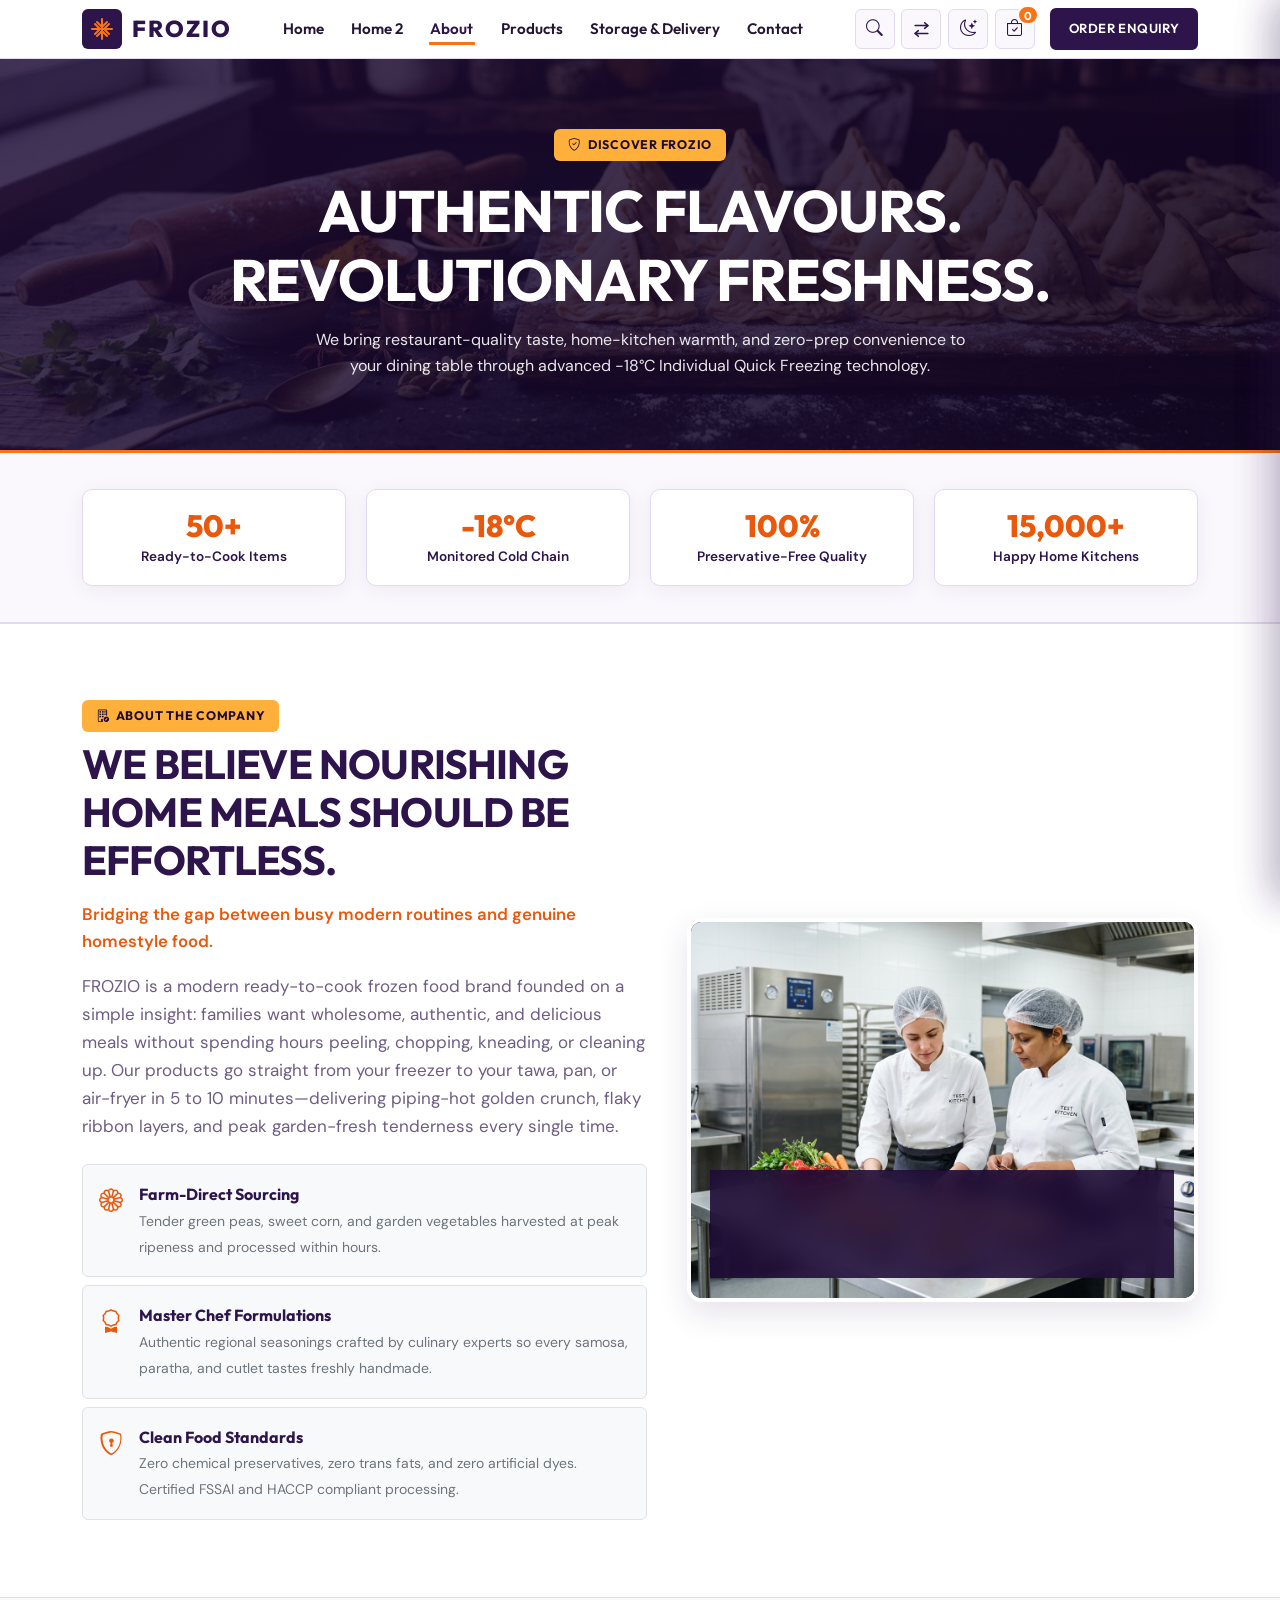
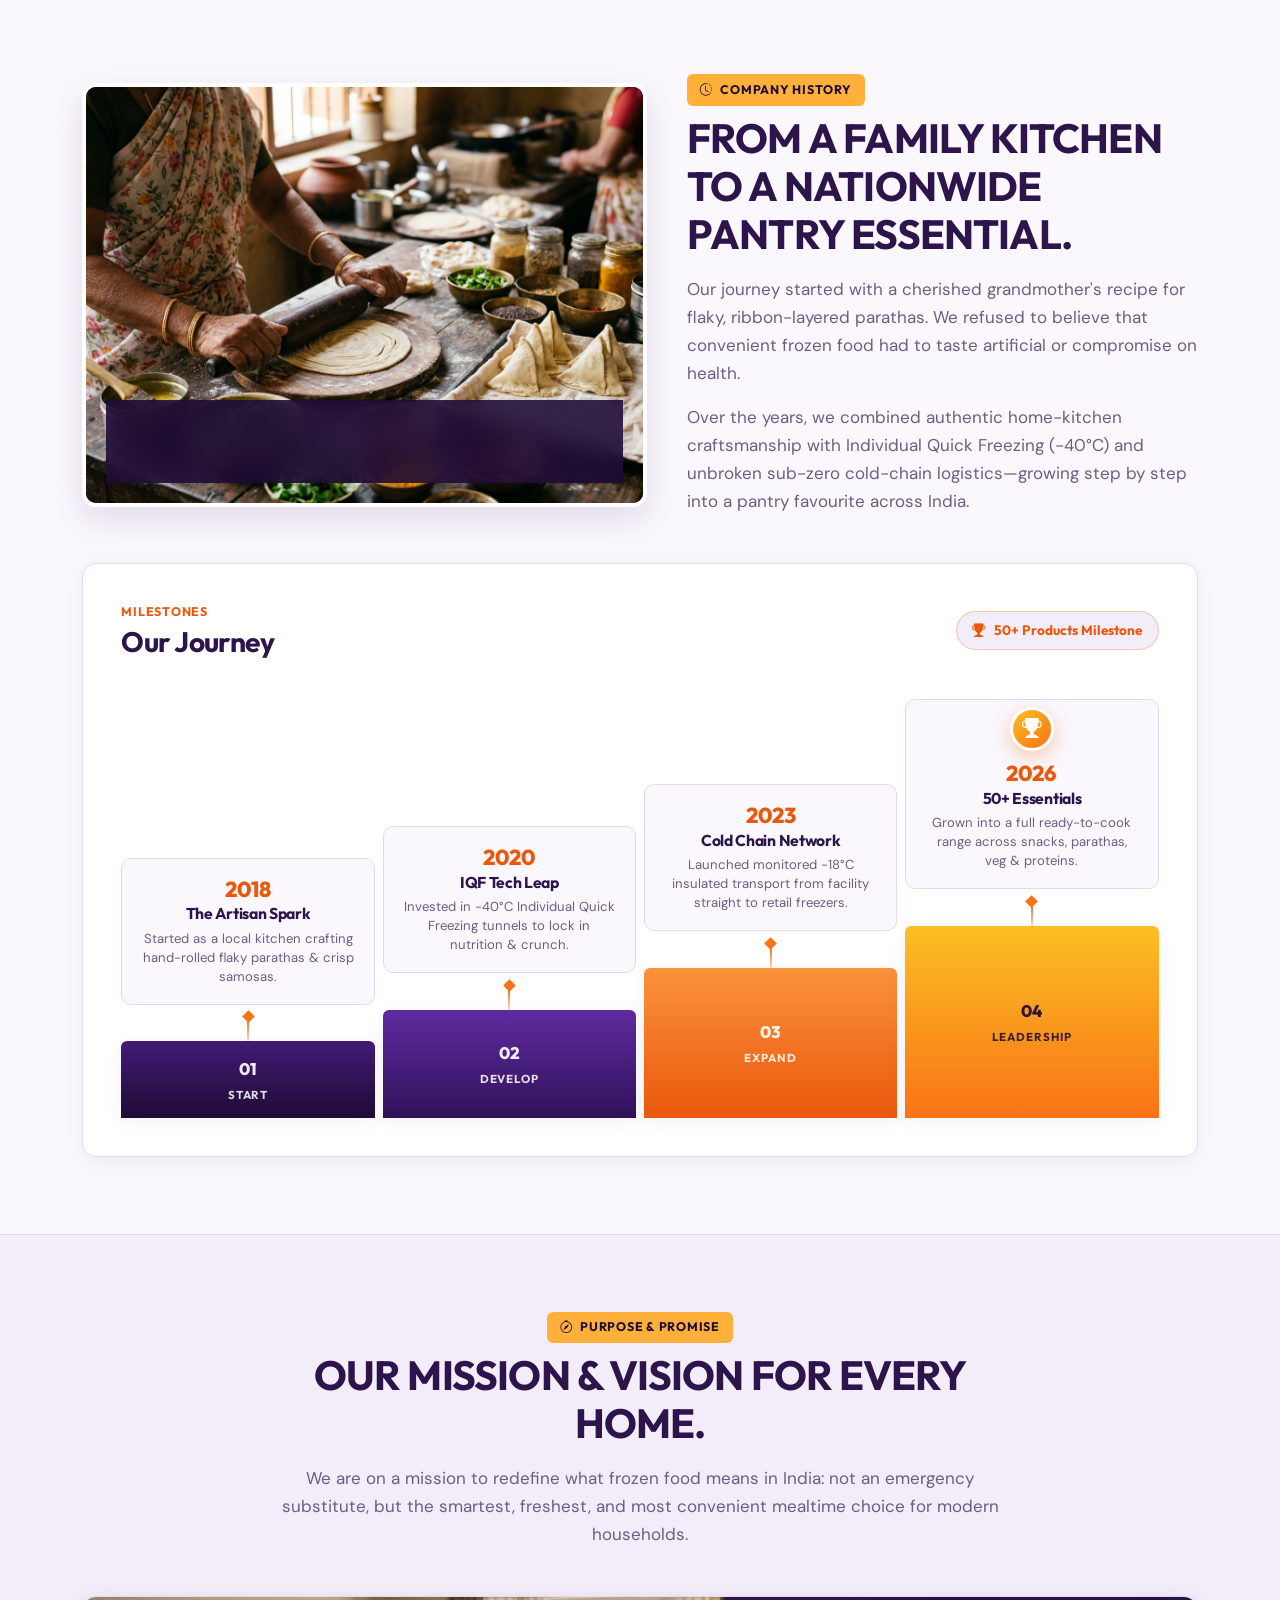
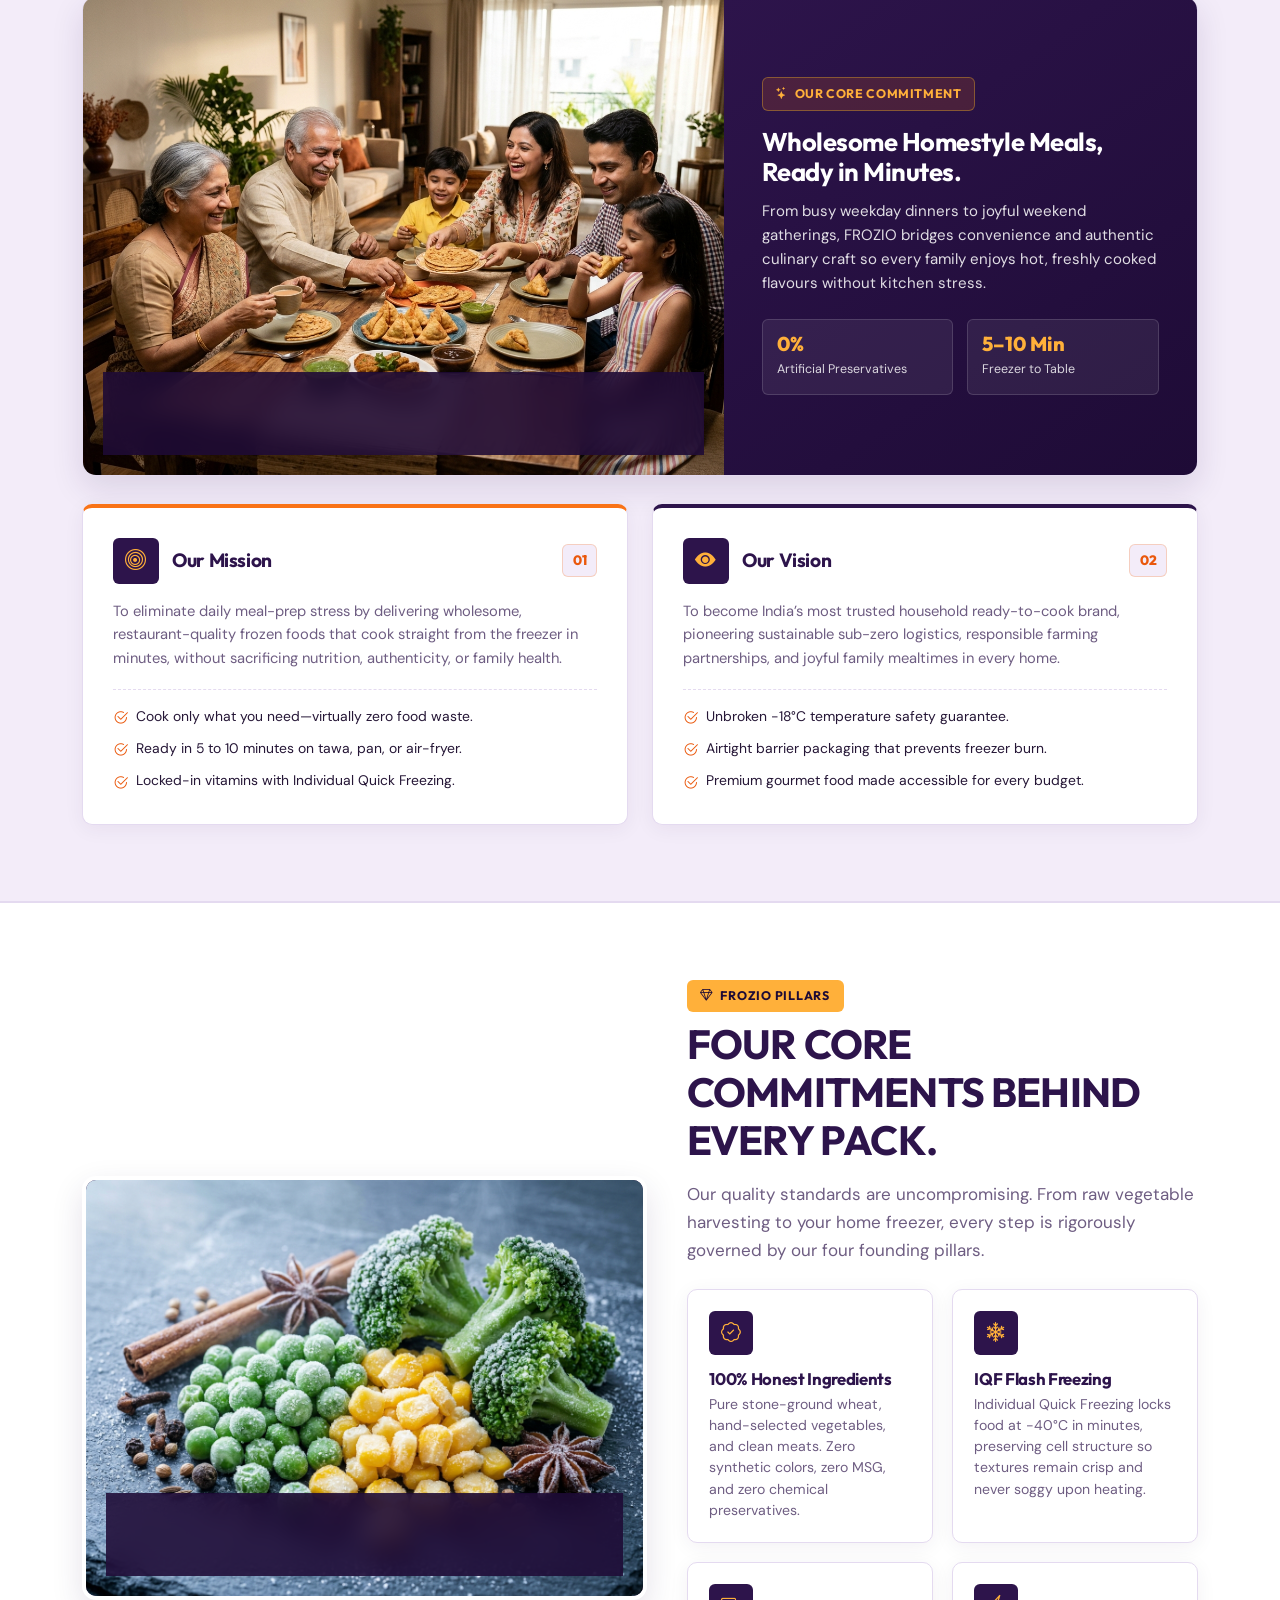
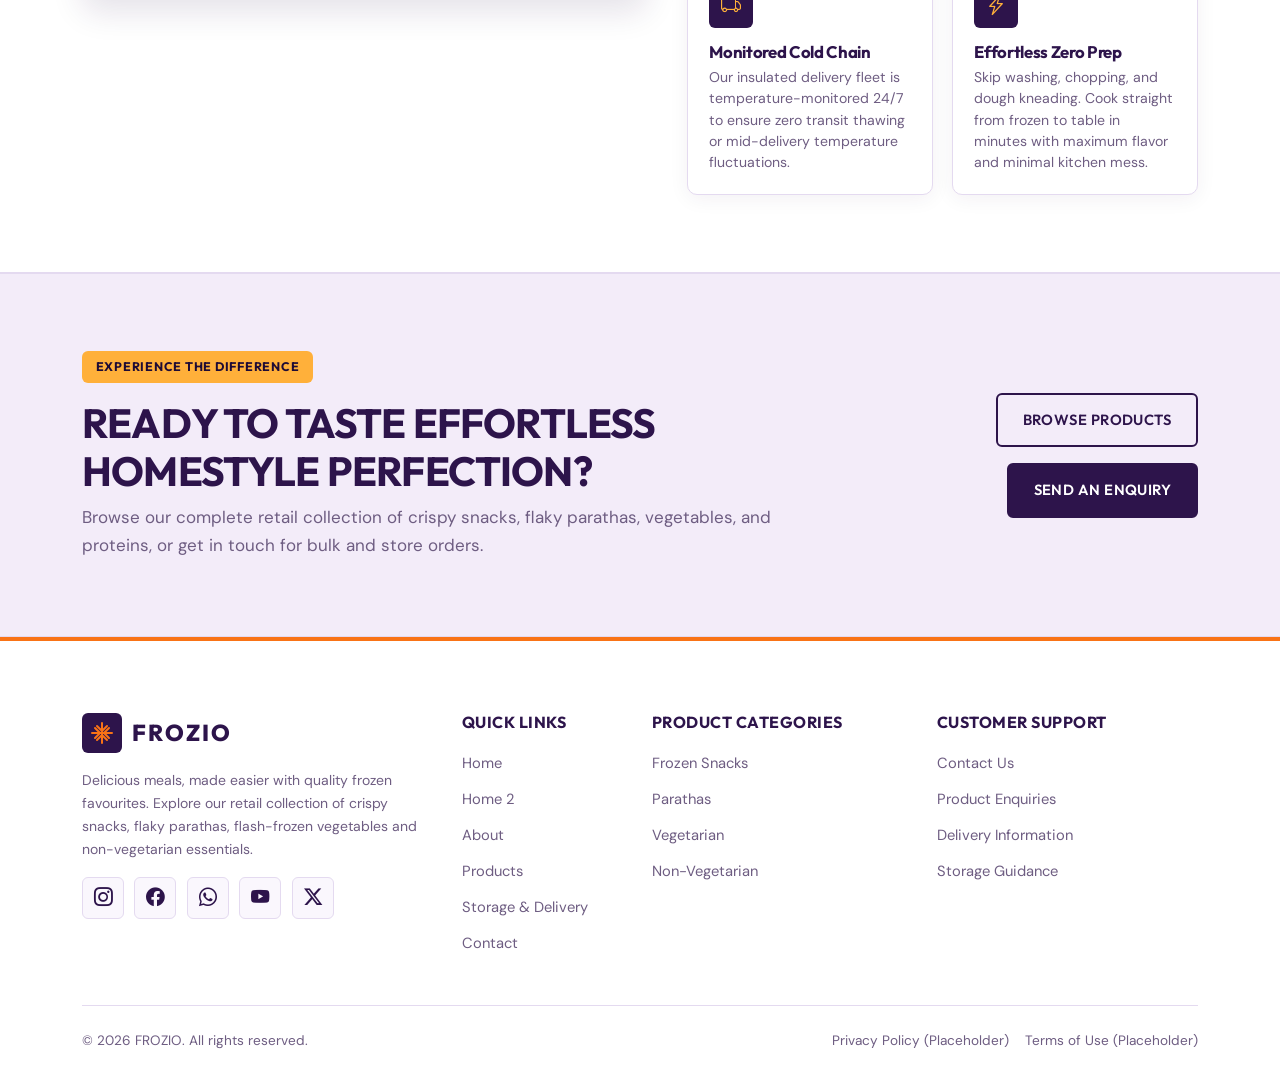
<file: about.html>
<!DOCTYPE html>
<html lang="en">
<head>
  <meta charset="UTF-8">
  <meta name="viewport" content="width=device-width, initial-scale=1.0">
  <title>About Us | FROZIO - Fresh Convenience, Frozen Perfection</title>
  <link rel="icon" type="image/svg+xml" href="assets/images/favicon.svg">
  <meta name="description" content="Learn about FROZIO: our culinary journey, company history, mission, vision, and core quality values delivering ready-to-cook frozen foods across India.">
  <meta property="og:title" content="About Us | FROZIO">
  <meta property="og:description" content="Discover FROZIO's story: premium ready-to-cook frozen foods, authentic recipes, and unbroken -18°C cold-chain excellence.">
  <meta property="og:type" content="website">
  <meta property="og:image" content="assets/images/about-company.jpg">

  <!-- Google Fonts: Outfit (Headings) & DM Sans (Body) -->
  <link rel="preconnect" href="https://fonts.googleapis.com">
  <link rel="preconnect" href="https://fonts.gstatic.com" crossorigin>
  <link href="https://fonts.googleapis.com/css2?family=DM+Sans:ital,opsz,wght@0,9..40,400;0,9..40,500;0,9..40,600;0,9..40,700;1,9..40,400&family=Outfit:wght@600;700;800&display=swap" rel="stylesheet">

  <!-- Bootstrap 5 CSS & Bootstrap Icons CDN -->
  <link href="https://cdn.jsdelivr.net/npm/bootstrap@5.3.3/dist/css/bootstrap.min.css" rel="stylesheet">
  <link href="https://cdn.jsdelivr.net/npm/bootstrap-icons@1.11.3/font/bootstrap-icons.min.css" rel="stylesheet">

  <!-- Global Custom Stylesheet -->
  <link rel="stylesheet" href="assets/css/style.css">
</head>
<body>
  <a href="#main-content" class="skip-link">Skip to main content</a>

  <!-- ========================================================================
       GLOBAL STICKY HEADER
       ======================================================================== -->
  <header class="site-header" role="banner">
    <div class="container">
      <div class="header-inner">
        <!-- LEFT: Brand Logo & Wordmark -->
        <a href="index.html" class="brand-logo" aria-label="FROZIO Home">
          <span class="brand-logo-mark" aria-hidden="true">
            <svg width="24" height="24" viewBox="0 0 24 24" fill="none" stroke="currentColor" stroke-width="2" stroke-linecap="round" stroke-linejoin="round">
              <path d="M12 2v20M17 5l-5 5-5-5M17 19l-5-5-5 5M2 12h20M5 7l5 5-5 5M19 7l-5 5 5 5"/>
            </svg>
          </span>
          <span class="brand-logo-text">
            <span class="brand-logo-title">FROZIO</span>
          </span>
        </a>

        <!-- CENTER: Primary Desktop Navigation -->
        <nav class="desktop-nav" aria-label="Primary Navigation">
          <ul class="nav-list">
            <li><a href="index.html" class="nav-link-item">Home</a></li>
            <li><a href="home-2.html" class="nav-link-item">Home 2</a></li>
            <li><a href="about.html" class="nav-link-item active" aria-current="page">About</a></li>
            <li><a href="products.html" class="nav-link-item">Products</a></li>
            <li><a href="storage-delivery.html" class="nav-link-item">Storage &amp; Delivery</a></li>
            <li><a href="contact.html" class="nav-link-item">Contact</a></li>
          </ul>
        </nav>

        <!-- RIGHT: Search, RTL Toggle, Theme Toggle, Enquiry Cart & Order Enquiry CTA -->
        <div class="header-actions">
          <button type="button" class="icon-action-btn" id="headerSearchToggleBtn" aria-expanded="false" aria-controls="headerSearchBar" aria-label="Toggle product search" title="Search Products">
            <i class="bi bi-search"></i>
          </button>

          <button type="button" class="icon-action-btn" id="rtlToggleBtn" data-toggle-rtl aria-pressed="false" aria-label="Toggle RTL or LTR layout direction" title="Toggle RTL / LTR">
            <svg class="rtl-toggle-icon" width="19" height="19" viewBox="0 0 24 24" fill="none" stroke="currentColor" stroke-width="2" stroke-linecap="round" stroke-linejoin="round" aria-hidden="true">
              <path d="M4 7h16"/>
              <path d="M16 3.5 20 7l-4 3.5"/>
              <path d="M20 17H4"/>
              <path d="M8 13.5 4 17l4 3.5"/>
            </svg>
          </button>

          <button type="button" class="icon-action-btn" id="themeToggleBtn" data-toggle-theme aria-pressed="false" aria-label="Toggle dark or light theme" title="Toggle Dark / Light Mode">
            <i class="bi bi-moon-stars"></i>
          </button>

          <button type="button" class="icon-action-btn" data-open-cart aria-label="Open Enquiry Cart" title="Enquiry Cart">
            <i class="bi bi-bag-check"></i>
            <span class="cart-count-badge" id="cartCountBadge">0</span>
          </button>

          <a href="contact.html" class="btn-brand-primary header-cta-desktop">Order Enquiry</a>

          <button type="button" class="hamburger-btn" id="mobileMenuOpenBtn" aria-expanded="false" aria-controls="mobileNavDrawer" aria-label="Open navigation menu">
            <i class="bi bi-list"></i>
          </button>
        </div>
      </div>
    </div>

    <!-- Collapsible Quick Search Bar -->
    <div class="header-search-bar" id="headerSearchBar">
      <div class="container">
        <form class="header-search-form" id="headerSearchForm" role="search">
          <label for="headerSearchInput" class="visually-hidden">Search frozen food products</label>
          <input type="search" id="headerSearchInput" class="header-search-input" placeholder="Search samosas, parathas, green peas, chicken nuggets...">
          <button type="submit" class="btn-brand-primary py-2 px-3">Search</button>
        </form>
      </div>
    </div>
  </header>

  <!-- Shared Backdrop for Mobile Menu & Enquiry Cart Drawer -->
  <div class="mobile-nav-backdrop" id="sharedOverlayBackdrop"></div>

  <!-- Mobile Navigation Drawer -->
  <aside class="mobile-nav-drawer" id="mobileNavDrawer" aria-hidden="true" aria-label="Mobile Navigation">
    <div class="mobile-drawer-header">
      <span class="fw-bold" style="font-family: var(--font-heading); color: var(--navy-primary);">STORE NAVIGATION</span>
      <button type="button" class="drawer-close-btn" id="mobileMenuCloseBtn" aria-label="Close navigation menu">
        <i class="bi bi-x-lg"></i>
      </button>
    </div>

    <div class="mobile-drawer-body">
      <ul class="mobile-nav-links">
        <li><a href="index.html" class="nav-link-item">Home</a></li>
        <li><a href="home-2.html" class="nav-link-item">Home 2</a></li>
        <li><a href="about.html" class="nav-link-item active" aria-current="page">About</a></li>
        <li><a href="products.html" class="nav-link-item">Products</a></li>
        <li><a href="storage-delivery.html" class="nav-link-item">Storage &amp; Delivery</a></li>
        <li><a href="contact.html" class="nav-link-item">Contact</a></li>
      </ul>

      <div class="mobile-drawer-controls">
        <div class="mobile-drawer-icon-row">
          <button type="button" class="icon-action-btn" id="drawerSearchToggleBtn" data-toggle-drawer-search aria-expanded="false" aria-controls="mobileDrawerSearchBar" aria-label="Toggle product search" title="Search Products">
            <i class="bi bi-search"></i>
          </button>

          <button type="button" class="icon-action-btn" data-toggle-rtl aria-pressed="false" aria-label="Toggle RTL or LTR layout direction" title="Toggle RTL / LTR">
            <svg class="rtl-toggle-icon" width="19" height="19" viewBox="0 0 24 24" fill="none" stroke="currentColor" stroke-width="2" stroke-linecap="round" stroke-linejoin="round" aria-hidden="true">
              <path d="M4 7h16"/>
              <path d="M16 3.5 20 7l-4 3.5"/>
              <path d="M20 17H4"/>
              <path d="M8 13.5 4 17l4 3.5"/>
            </svg>
          </button>
        </div>

        <div class="mobile-drawer-search-bar" id="mobileDrawerSearchBar">
          <form class="mobile-drawer-search-form" data-drawer-search-form role="search">
            <input type="search" class="mobile-drawer-search-input" placeholder="Search frozen foods..." aria-label="Search frozen food products">
            <button type="submit" class="btn-brand-primary py-2 px-3" aria-label="Submit search"><i class="bi bi-search"></i></button>
          </form>
        </div>

        <div class="mobile-drawer-icon-row">
          <button type="button" class="icon-action-btn" data-toggle-theme aria-pressed="false" aria-label="Toggle dark or light theme" title="Toggle Dark / Light Mode">
            <i class="bi bi-moon-stars"></i>
          </button>

          <button type="button" class="icon-action-btn" data-open-cart aria-label="Open Enquiry Cart" title="Enquiry Cart">
            <i class="bi bi-bag-check"></i>
            <span class="cart-count-badge">0</span>
          </button>
        </div>

        <div class="mobile-drawer-cta-wrap">
          <a href="contact.html" class="btn-brand-primary mobile-drawer-cta">Order Enquiry</a>
        </div>
      </div>
    </div>
  </aside>

  <!-- Enquiry Cart Slide-Over Drawer -->
  <aside class="enquiry-cart-drawer" id="enquiryCartDrawer" aria-hidden="true" aria-label="Product Enquiry List">
    <div class="cart-drawer-header">
      <div class="d-flex align-items-center gap-2">
        <i class="bi bi-bag-check-fill" style="color: var(--mint-secondary); font-size: 1.2rem;"></i>
        <h3>Product Enquiry List</h3>
      </div>
      <button type="button" class="drawer-close-btn" id="enquiryCartCloseBtn" aria-label="Close enquiry cart">
        <i class="bi bi-x-lg"></i>
      </button>
    </div>
    <div class="cart-drawer-body" id="enquiryCartBody"></div>
    <div class="cart-drawer-footer">
      <div class="cart-summary-line">
        <span class="text-muted small">Selected Quantity:</span>
        <strong id="enquiryCartCount">0 Packs</strong>
      </div>
      <div class="cart-summary-line mb-2">
        <span class="text-muted small">Estimated Sample Total:</span>
        <strong id="enquiryCartTotal" style="font-size: 1.15rem; color: var(--navy-primary);">₹0</strong>
      </div>
      <p class="small text-muted mb-3" style="font-size: 0.75rem;">*Sample prices are for demonstration only. Submit an enquiry to confirm current store availability.</p>
      <div class="d-grid gap-2">
        <a href="contact.html?prefill=cart" id="sendEnquiryCartBtn" class="btn-brand-primary">SEND PRODUCT ENQUIRY</a>
        <button type="button" id="clearEnquiryCartBtn" class="btn-brand-secondary py-2" style="font-size: 0.8rem;">Clear Enquiry List</button>
      </div>
    </div>
  </aside>

  <main id="main-content">
    <!-- ======================================================================
         PAGE HERO BANNER
         ====================================================================== -->
    <section class="page-hero-banner page-hero-banner--about" aria-labelledby="about-hero-heading">
      <div class="container">
        <span class="eyebrow-badge"><i class="bi bi-shield-check"></i> Discover FROZIO</span>
        <h1 id="about-hero-heading">AUTHENTIC FLAVOURS. REVOLUTIONARY FRESHNESS.</h1>
        <p>
          We bring restaurant-quality taste, home-kitchen warmth, and zero-prep convenience to your dining table through advanced -18°C Individual Quick Freezing technology.
        </p>
      </div>
    </section>

    <!-- Quick Trust Stat Strip -->
    <section class="about-stats-section section-bg-ice" aria-label="FROZIO Key Highlights">
      <div class="container">
        <div class="about-stats-grid">
          <div class="about-stat-card">
            <span class="about-stat-number">50+</span>
            <span class="about-stat-label">Ready-to-Cook Items</span>
          </div>
          <div class="about-stat-card">
            <span class="about-stat-number">-18°C</span>
            <span class="about-stat-label">Monitored Cold Chain</span>
          </div>
          <div class="about-stat-card">
            <span class="about-stat-number">100%</span>
            <span class="about-stat-label">Preservative-Free Quality</span>
          </div>
          <div class="about-stat-card">
            <span class="about-stat-number">15,000+</span>
            <span class="about-stat-label">Happy Home Kitchens</span>
          </div>
        </div>
      </div>
    </section>

    <!-- ======================================================================
         SECTION 1: ABOUT THE COMPANY (COMPULSORY SECTION 1)
         ====================================================================== -->
    <section id="about-company" class="section-block section-bg-white reveal-on-scroll" aria-labelledby="about-company-heading">
      <div class="container">
        <div class="about-split-wrap">
          <!-- Text Column -->
          <div>
            <span class="eyebrow-badge mb-2"><i class="bi bi-building-check"></i> About The Company</span>
            <h2 id="about-company-heading" class="mb-3">WE BELIEVE NOURISHING HOME MEALS SHOULD BE EFFORTLESS.</h2>
            <p class="lead-text mb-3" style="font-size: 1.05rem; color: var(--mint-hover); font-weight: 600;">
              Bridging the gap between busy modern routines and genuine homestyle food.
            </p>
            <p class="mb-4">
              FROZIO is a modern ready-to-cook frozen food brand founded on a simple insight: families want wholesome, authentic, and delicious meals without spending hours peeling, chopping, kneading, or cleaning up. Our products go straight from your freezer to your tawa, pan, or air-fryer in 5 to 10 minutes—delivering piping-hot golden crunch, flaky ribbon layers, and peak garden-fresh tenderness every single time.
            </p>

            <div class="about-highlights-list">
              <div class="p-3 mb-2 rounded border bg-light d-flex align-items-start gap-3">
                <i class="bi bi-flower1 fs-4" style="color: var(--mint-hover);"></i>
                <div>
                  <strong class="d-block" style="color: var(--navy-primary); font-family: var(--font-heading);">Farm-Direct Sourcing</strong>
                  <span class="small text-secondary">Tender green peas, sweet corn, and garden vegetables harvested at peak ripeness and processed within hours.</span>
                </div>
              </div>

              <div class="p-3 mb-2 rounded border bg-light d-flex align-items-start gap-3">
                <i class="bi bi-award fs-4" style="color: var(--mint-hover);"></i>
                <div>
                  <strong class="d-block" style="color: var(--navy-primary); font-family: var(--font-heading);">Master Chef Formulations</strong>
                  <span class="small text-secondary">Authentic regional seasonings crafted by culinary experts so every samosa, paratha, and cutlet tastes freshly handmade.</span>
                </div>
              </div>

              <div class="p-3 rounded border bg-light d-flex align-items-start gap-3">
                <i class="bi bi-shield-lock fs-4" style="color: var(--mint-hover);"></i>
                <div>
                  <strong class="d-block" style="color: var(--navy-primary); font-family: var(--font-heading);">Clean Food Standards</strong>
                  <span class="small text-secondary">Zero chemical preservatives, zero trans fats, and zero artificial dyes. Certified FSSAI and HACCP compliant processing.</span>
                </div>
              </div>
            </div>
          </div>

          <!-- Visual Column -->
          <div class="quality-visual-frame">
            <img src="assets/images/about-company.jpg" alt="FROZIO test kitchen chefs inspecting fresh vegetables and samosas with state of the art flash freezing equipment" loading="lazy" width="800" height="600">
            <div class="quality-visual-badge">
              <i class="bi bi-patch-check-fill fs-2" style="color: var(--lime-accent);"></i>
              <div>
                <strong>Certified Food Safety Standards</strong>
                <span>Hygienic culinary kitchens locking in authentic flavor and nutrition.</span>
              </div>
            </div>
          </div>
        </div>
      </div>
    </section>

    <!-- ======================================================================
         SECTION 2: COMPANY HISTORY (COMPULSORY SECTION 2)
         ====================================================================== -->
    <section id="company-history" class="section-block section-bg-ice reveal-on-scroll" aria-labelledby="company-history-heading">
      <div class="container">
        <div class="about-split-wrap mb-5">
          <!-- Visual Column (Stacked Top on Tablet/Mobile) -->
          <div class="quality-visual-frame">
            <img src="assets/images/about-history.jpg" alt="Artisan hands rolling traditional paratha dough and crafting samosas with aromatic kitchen spices" loading="lazy" width="800" height="600">
            <div class="quality-visual-badge">
              <i class="bi bi-hourglass-split fs-2" style="color: var(--lime-accent);"></i>
              <div>
                <strong>Heritage Meets Modern Science</strong>
                <span>Traditional artisan techniques preserved with sub-zero freezing.</span>
              </div>
            </div>
          </div>

          <!-- Narrative Intro Column -->
          <div>
            <span class="eyebrow-badge mb-2"><i class="bi bi-clock-history"></i> Company History</span>
            <h2 id="company-history-heading" class="mb-3">FROM A FAMILY KITCHEN TO A NATIONWIDE PANTRY ESSENTIAL.</h2>
            <p class="mb-3">
              Our journey started with a cherished grandmother's recipe for flaky, ribbon-layered parathas. We refused to believe that convenient frozen food had to taste artificial or compromise on health.
            </p>
            <p class="mb-0">
              Over the years, we combined authentic home-kitchen craftsmanship with Individual Quick Freezing (-40°C) and unbroken sub-zero cold-chain logistics—growing step by step into a pantry favourite across India.
            </p>
          </div>
        </div>

        <!-- Ascending Stepped "Our Journey" Staircase Layout -->
        <div class="journey-stairs-card">
          <div class="journey-stairs-header">
            <div>
              <span class="journey-sub-label">Milestones</span>
              <h3 class="journey-heading mb-0">Our Journey</h3>
            </div>
            <div class="journey-trophy-pill" aria-hidden="true">
              <i class="bi bi-trophy-fill"></i>
              <span>50+ Products Milestone</span>
            </div>
          </div>

          <div class="journey-stairs-grid">
            <!-- Step 1: 2018 -->
            <div class="journey-step journey-step--1">
              <div class="journey-callout">
                <span class="journey-year">2018</span>
                <h4 class="journey-title">The Artisan Spark</h4>
                <p class="journey-desc">Started as a local kitchen crafting hand-rolled flaky parathas &amp; crisp samosas.</p>
              </div>
              <div class="journey-pin" aria-hidden="true">
                <span class="journey-dot"></span>
                <span class="journey-stem"></span>
              </div>
              <div class="journey-block">
                <span class="journey-block-num">01</span>
                <span class="journey-block-tag">Start</span>
              </div>
            </div>

            <!-- Step 2: 2020 -->
            <div class="journey-step journey-step--2">
              <div class="journey-callout">
                <span class="journey-year">2020</span>
                <h4 class="journey-title">IQF Tech Leap</h4>
                <p class="journey-desc">Invested in -40°C Individual Quick Freezing tunnels to lock in nutrition &amp; crunch.</p>
              </div>
              <div class="journey-pin" aria-hidden="true">
                <span class="journey-dot"></span>
                <span class="journey-stem"></span>
              </div>
              <div class="journey-block">
                <span class="journey-block-num">02</span>
                <span class="journey-block-tag">Develop</span>
              </div>
            </div>

            <!-- Step 3: 2023 -->
            <div class="journey-step journey-step--3">
              <div class="journey-callout">
                <span class="journey-year">2023</span>
                <h4 class="journey-title">Cold Chain Network</h4>
                <p class="journey-desc">Launched monitored -18°C insulated transport from facility straight to retail freezers.</p>
              </div>
              <div class="journey-pin" aria-hidden="true">
                <span class="journey-dot"></span>
                <span class="journey-stem"></span>
              </div>
              <div class="journey-block">
                <span class="journey-block-num">03</span>
                <span class="journey-block-tag">Expand</span>
              </div>
            </div>

            <!-- Step 4: 2026 -->
            <div class="journey-step journey-step--4">
              <div class="journey-callout">
                <div class="journey-peak-trophy" aria-hidden="true">
                  <i class="bi bi-trophy-fill"></i>
                </div>
                <span class="journey-year">2026</span>
                <h4 class="journey-title">50+ Essentials</h4>
                <p class="journey-desc">Grown into a full ready-to-cook range across snacks, parathas, veg &amp; proteins.</p>
              </div>
              <div class="journey-pin" aria-hidden="true">
                <span class="journey-dot"></span>
                <span class="journey-stem"></span>
              </div>
              <div class="journey-block">
                <span class="journey-block-num">04</span>
                <span class="journey-block-tag">Leadership</span>
              </div>
            </div>
          </div>
        </div>
      </div>
    </section>

    <!-- ======================================================================
         SECTION 3: COMPANY MISSION & VISION (COMPULSORY SECTION 3)
         ====================================================================== -->
    <section id="company-mission-vision" class="section-block section-bg-mint reveal-on-scroll" aria-labelledby="mission-vision-heading">
      <div class="container">
        <div class="section-header text-center mx-auto mb-5" style="max-width: 720px;">
          <span class="eyebrow-badge mb-2"><i class="bi bi-compass"></i> Purpose &amp; Promise</span>
          <h2 id="mission-vision-heading" class="mb-3">OUR MISSION &amp; VISION FOR EVERY HOME.</h2>
          <p class="mb-0">
            We are on a mission to redefine what frozen food means in India: not an emergency substitute, but the smartest, freshest, and most convenient mealtime choice for modern households.
          </p>
        </div>

        <div class="mv-bento-grid">
          <!-- Featured Panorama Card -->
          <div class="mv-featured-banner">
            <div class="mv-featured-media">
              <img src="assets/images/about-mission.jpg" alt="Multigenerational Indian family smiling happily around a modern dining table sharing freshly cooked samosas and parathas" loading="lazy" width="800" height="600">
              <div class="quality-visual-badge">
                <i class="bi bi-heart-fill fs-2" style="color: var(--lime-accent);"></i>
                <div>
                  <strong>Bringing Families Together</strong>
                  <span>Spend less time in meal prep, more time enjoying meals together.</span>
                </div>
              </div>
            </div>
            <div class="mv-featured-panel">
              <span class="mv-panel-tag"><i class="bi bi-stars"></i> Our Core Commitment</span>
              <h3>Wholesome Homestyle Meals, Ready in Minutes.</h3>
              <p>
                From busy weekday dinners to joyful weekend gatherings, FROZIO bridges convenience and authentic culinary craft so every family enjoys hot, freshly cooked flavours without kitchen stress.
              </p>
              <div class="mv-panel-metrics">
                <div class="mv-metric-pill">
                  <strong>0%</strong>
                  <span>Artificial Preservatives</span>
                </div>
                <div class="mv-metric-pill">
                  <strong>5–10 Min</strong>
                  <span>Freezer to Table</span>
                </div>
              </div>
            </div>
          </div>

          <!-- Side-by-Side Equal-Height Mission & Vision Cards -->
          <div class="mission-vision-container">
            <!-- Mission Card -->
            <div class="mission-card">
              <div class="mv-header">
                <div class="mv-header-left">
                  <div class="mv-icon"><i class="bi bi-bullseye"></i></div>
                  <h3 class="mv-title">Our Mission</h3>
                </div>
                <span class="mv-step-badge">01</span>
              </div>
              <p class="mv-text">
                To eliminate daily meal-prep stress by delivering wholesome, restaurant-quality frozen foods that cook straight from the freezer in minutes, without sacrificing nutrition, authenticity, or family health.
              </p>
              <ul class="mv-checklist">
                <li><i class="bi bi-check2-circle"></i> Cook only what you need—virtually zero food waste.</li>
                <li><i class="bi bi-check2-circle"></i> Ready in 5 to 10 minutes on tawa, pan, or air-fryer.</li>
                <li><i class="bi bi-check2-circle"></i> Locked-in vitamins with Individual Quick Freezing.</li>
              </ul>
            </div>

            <!-- Vision Card -->
            <div class="vision-card">
              <div class="mv-header">
                <div class="mv-header-left">
                  <div class="mv-icon"><i class="bi bi-eye-fill"></i></div>
                  <h3 class="mv-title">Our Vision</h3>
                </div>
                <span class="mv-step-badge">02</span>
              </div>
              <p class="mv-text">
                To become India’s most trusted household ready-to-cook brand, pioneering sustainable sub-zero logistics, responsible farming partnerships, and joyful family mealtimes in every home.
              </p>
              <ul class="mv-checklist">
                <li><i class="bi bi-check2-circle"></i> Unbroken -18°C temperature safety guarantee.</li>
                <li><i class="bi bi-check2-circle"></i> Airtight barrier packaging that prevents freezer burn.</li>
                <li><i class="bi bi-check2-circle"></i> Premium gourmet food made accessible for every budget.</li>
              </ul>
            </div>
          </div>
        </div>
      </div>
    </section>

    <!-- ======================================================================
         SECTION 4: CORE VALUES & QUALITY STANDARDS (ADDITIONAL SECTION)
         ====================================================================== -->
    <section id="company-values" class="section-block section-bg-white reveal-on-scroll" aria-labelledby="company-values-heading">
      <div class="container">
        <div class="about-split-wrap">
          <!-- Visual Column (Stacked Top on Tablet/Mobile) -->
          <div class="quality-visual-frame">
            <img src="assets/images/about-values.jpg" alt="Vibrant green peas, sweet corn, broccoli florets and whole spices with crisp ice crystal lock in freshness" loading="lazy" width="800" height="600">
            <div class="quality-visual-badge">
              <i class="bi bi-snow fs-2" style="color: var(--lime-accent);"></i>
              <div>
                <strong>-18°C Controlled Freshness Lock</strong>
                <span>Preserving authentic taste, texture and nutritional richness.</span>
              </div>
            </div>
          </div>

          <!-- 4 Core Values Content Column in 2x2 Grid -->
          <div>
            <span class="eyebrow-badge mb-2"><i class="bi bi-gem"></i> FROZIO Pillars</span>
            <h2 id="company-values-heading" class="mb-3">FOUR CORE COMMITMENTS BEHIND EVERY PACK.</h2>
            <p class="mb-4">
              Our quality standards are uncompromising. From raw vegetable harvesting to your home freezer, every step is rigorously governed by our four founding pillars.
            </p>

            <div class="timeline-grid">
              <div class="quality-feature-box">
                <div class="quality-feature-icon" aria-hidden="true">
                  <i class="bi bi-patch-check"></i>
                </div>
                <h4>100% Honest Ingredients</h4>
                <p>Pure stone-ground wheat, hand-selected vegetables, and clean meats. Zero synthetic colors, zero MSG, and zero chemical preservatives.</p>
              </div>

              <div class="quality-feature-box">
                <div class="quality-feature-icon" aria-hidden="true">
                  <i class="bi bi-snow2"></i>
                </div>
                <h4>IQF Flash Freezing</h4>
                <p>Individual Quick Freezing locks food at -40°C in minutes, preserving cell structure so textures remain crisp and never soggy upon heating.</p>
              </div>

              <div class="quality-feature-box">
                <div class="quality-feature-icon" aria-hidden="true">
                  <i class="bi bi-truck"></i>
                </div>
                <h4>Monitored Cold Chain</h4>
                <p>Our insulated delivery fleet is temperature-monitored 24/7 to ensure zero transit thawing or mid-delivery temperature fluctuations.</p>
              </div>

              <div class="quality-feature-box">
                <div class="quality-feature-icon" aria-hidden="true">
                  <i class="bi bi-lightning-charge"></i>
                </div>
                <h4>Effortless Zero Prep</h4>
                <p>Skip washing, chopping, and dough kneading. Cook straight from frozen to table in minutes with maximum flavor and minimal kitchen mess.</p>
              </div>
            </div>
          </div>
        </div>
      </div>
    </section>

    <!-- ======================================================================
         SECTION 5: CALL TO ACTION BANNER
         ====================================================================== -->
    <section class="section-block section-bg-mint" aria-labelledby="about-cta-heading">
      <div class="container">
        <div class="row align-items-center g-4">
          <div class="col-lg-8">
            <span class="eyebrow-badge">Experience The Difference</span>
            <h2 id="about-cta-heading" class="mb-2">READY TO TASTE EFFORTLESS HOMESTYLE PERFECTION?</h2>
            <p class="mb-0">
              Browse our complete retail collection of crispy snacks, flaky parathas, vegetables, and proteins, or get in touch for bulk and store orders.
            </p>
          </div>
          <div class="col-lg-4 d-flex flex-wrap gap-3 justify-content-lg-end">
            <a href="products.html" class="btn-brand-secondary">
              Browse Products
            </a>
            <a href="contact.html" class="btn-brand-primary">
              Send An Enquiry
            </a>
          </div>
        </div>
      </div>
    </section>
  </main>

  <!-- ========================================================================
       GLOBAL FOOTER
       ======================================================================== -->
  <footer class="site-footer" role="contentinfo">
    <div class="container">
      <div class="row g-4">
        <!-- Brand Column -->
        <div class="col-lg-4 col-md-6">
          <a href="index.html" class="brand-logo mb-3">
            <span class="brand-logo-mark" aria-hidden="true">
              <svg width="24" height="24" viewBox="0 0 24 24" fill="none" stroke="currentColor" stroke-width="2" stroke-linecap="round" stroke-linejoin="round">
                <path d="M12 2v20M17 5l-5 5-5-5M17 19l-5-5-5 5M2 12h20M5 7l5 5-5 5M19 7l-5 5 5 5"/>
              </svg>
            </span>
            <span class="brand-logo-text">
              <span class="brand-logo-title">FROZIO</span>
            </span>
          </a>
          <p class="small mb-3" style="max-width: 340px;">
            Delicious meals, made easier with quality frozen favourites. Explore our retail collection of crispy snacks, flaky parathas, flash-frozen vegetables and non-vegetarian essentials.
          </p>
          <div class="contact-social-links" aria-label="Social Media Links">
            <a href="https://instagram.com" target="_blank" rel="noopener noreferrer" class="social-icon-link" aria-label="Instagram" title="Instagram">
              <i class="bi bi-instagram"></i>
            </a>
            <a href="https://facebook.com" target="_blank" rel="noopener noreferrer" class="social-icon-link" aria-label="Facebook" title="Facebook">
              <i class="bi bi-facebook"></i>
            </a>
            <a href="https://wa.me/" target="_blank" rel="noopener noreferrer" class="social-icon-link" aria-label="WhatsApp" title="WhatsApp">
              <i class="bi bi-whatsapp"></i>
            </a>
            <a href="https://youtube.com" target="_blank" rel="noopener noreferrer" class="social-icon-link" aria-label="YouTube" title="YouTube">
              <i class="bi bi-youtube"></i>
            </a>
            <a href="https://x.com" target="_blank" rel="noopener noreferrer" class="social-icon-link" aria-label="X (Twitter)" title="X (Twitter)">
              <i class="bi bi-twitter-x"></i>
            </a>
          </div>
        </div>

        <!-- Quick Links (With About Us) -->
        <div class="col-lg-2 col-md-6 col-6">
          <h3 class="footer-title">Quick Links</h3>
          <ul class="footer-links">
            <li><a href="index.html">Home</a></li>
            <li><a href="home-2.html">Home 2</a></li>
            <li><a href="about.html">About</a></li>
            <li><a href="products.html">Products</a></li>
            <li><a href="storage-delivery.html">Storage &amp; Delivery</a></li>
            <li><a href="contact.html">Contact</a></li>
          </ul>
        </div>

        <!-- Product Categories -->
        <div class="col-lg-3 col-md-6 col-6">
          <h3 class="footer-title">Product Categories</h3>
          <ul class="footer-links">
            <li><a href="products.html?category=Snacks">Frozen Snacks</a></li>
            <li><a href="products.html?category=Parathas">Parathas</a></li>
            <li><a href="products.html?category=Vegetarian">Vegetarian</a></li>
            <li><a href="products.html?category=Non-Vegetarian">Non-Vegetarian</a></li>
          </ul>
        </div>

        <!-- Customer Support -->
        <div class="col-lg-3 col-md-6">
          <h3 class="footer-title">Customer Support</h3>
          <ul class="footer-links">
            <li><a href="contact.html">Contact Us</a></li>
            <li><a href="contact.html?prefill=cart">Product Enquiries</a></li>
            <li><a href="storage-delivery.html#delivery-info">Delivery Information</a></li>
            <li><a href="storage-delivery.html#storage-guidance">Storage Guidance</a></li>
          </ul>
        </div>
      </div>

      <div class="footer-bottom">
        <div>&copy; 2026 FROZIO. All rights reserved.</div>
        <div class="d-flex gap-3">
          <a href="storage-delivery.html#faq-section">Privacy Policy (Placeholder)</a>
          <a href="storage-delivery.html#faq-section">Terms of Use (Placeholder)</a>
        </div>
      </div>
    </div>
  </footer>

  <!-- Back to Top Button -->
  <button type="button" class="back-to-top-btn" id="backToTopBtn" aria-label="Scroll back to top" title="Back to Top">
    <i class="bi bi-arrow-up" aria-hidden="true"></i>
  </button>

  <!-- Main Application Script -->
  <script src="assets/js/main.js"></script>
</body>
</html>
</file>
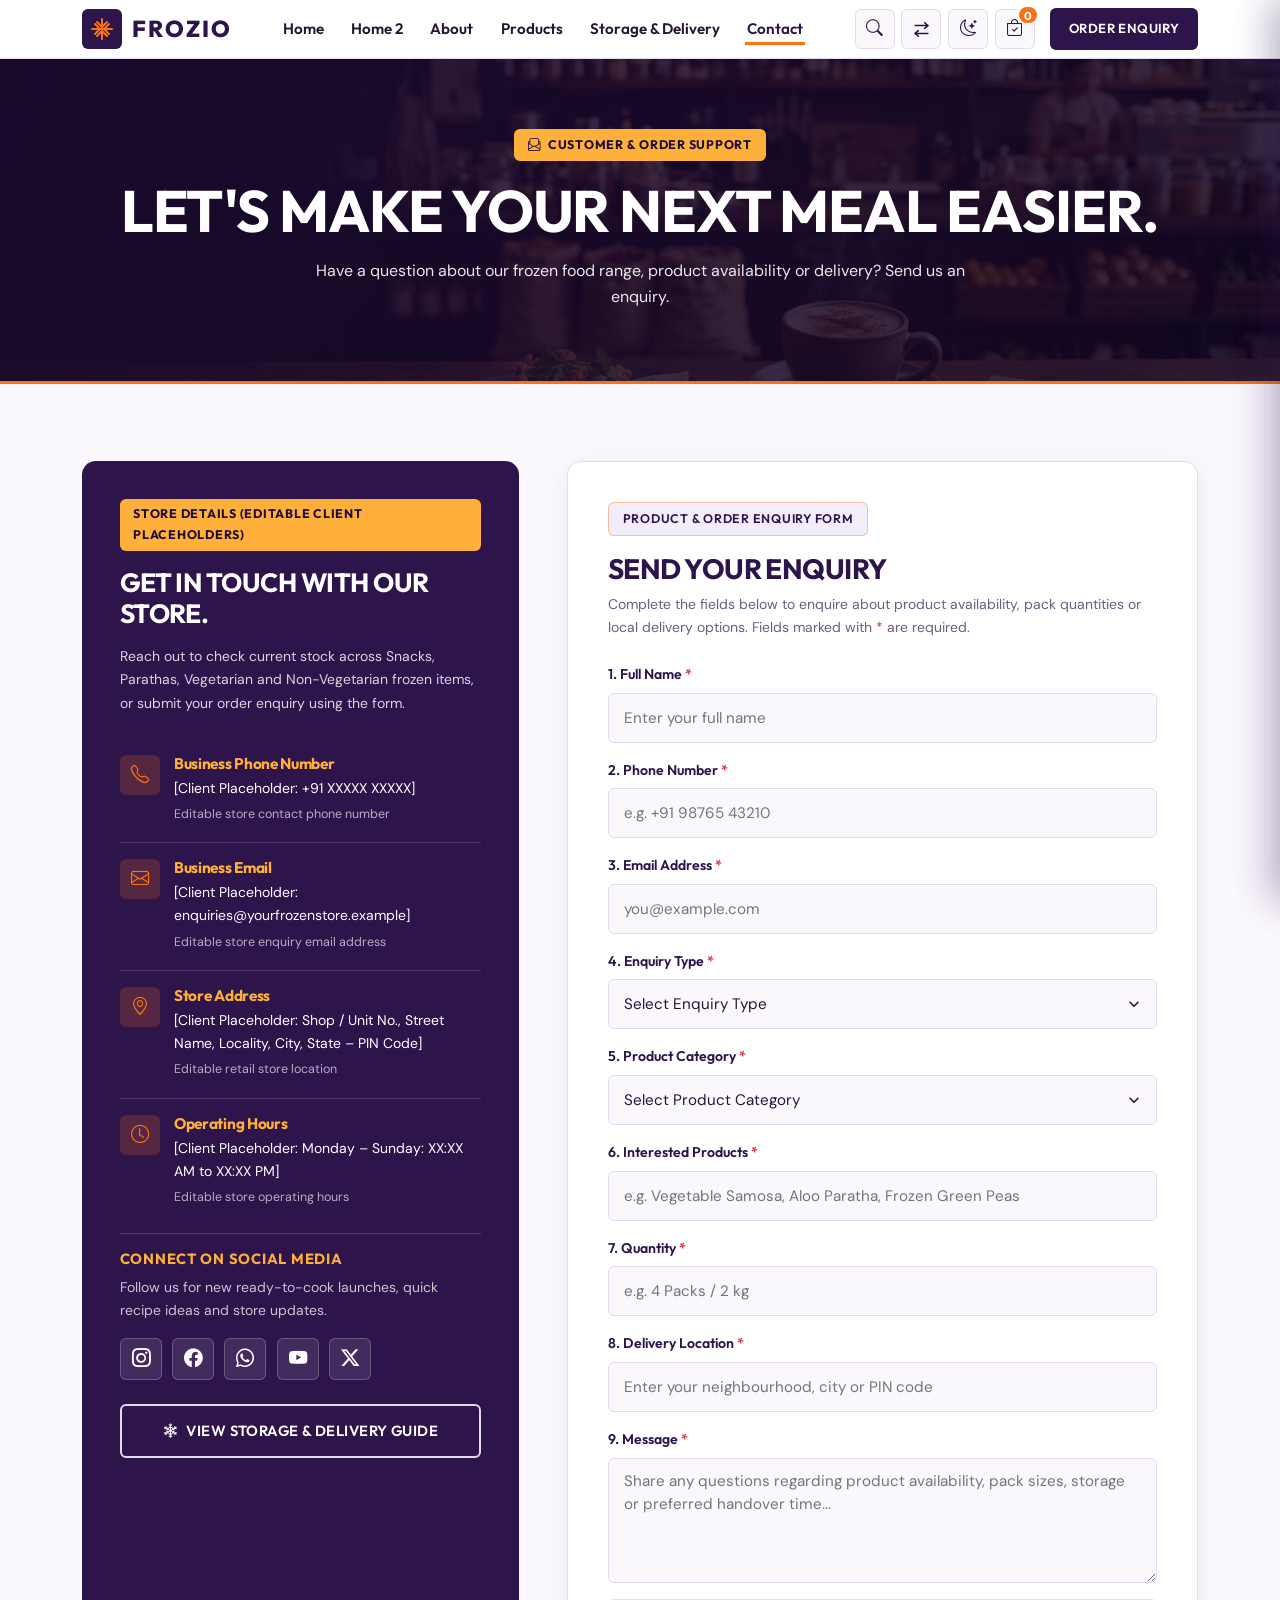
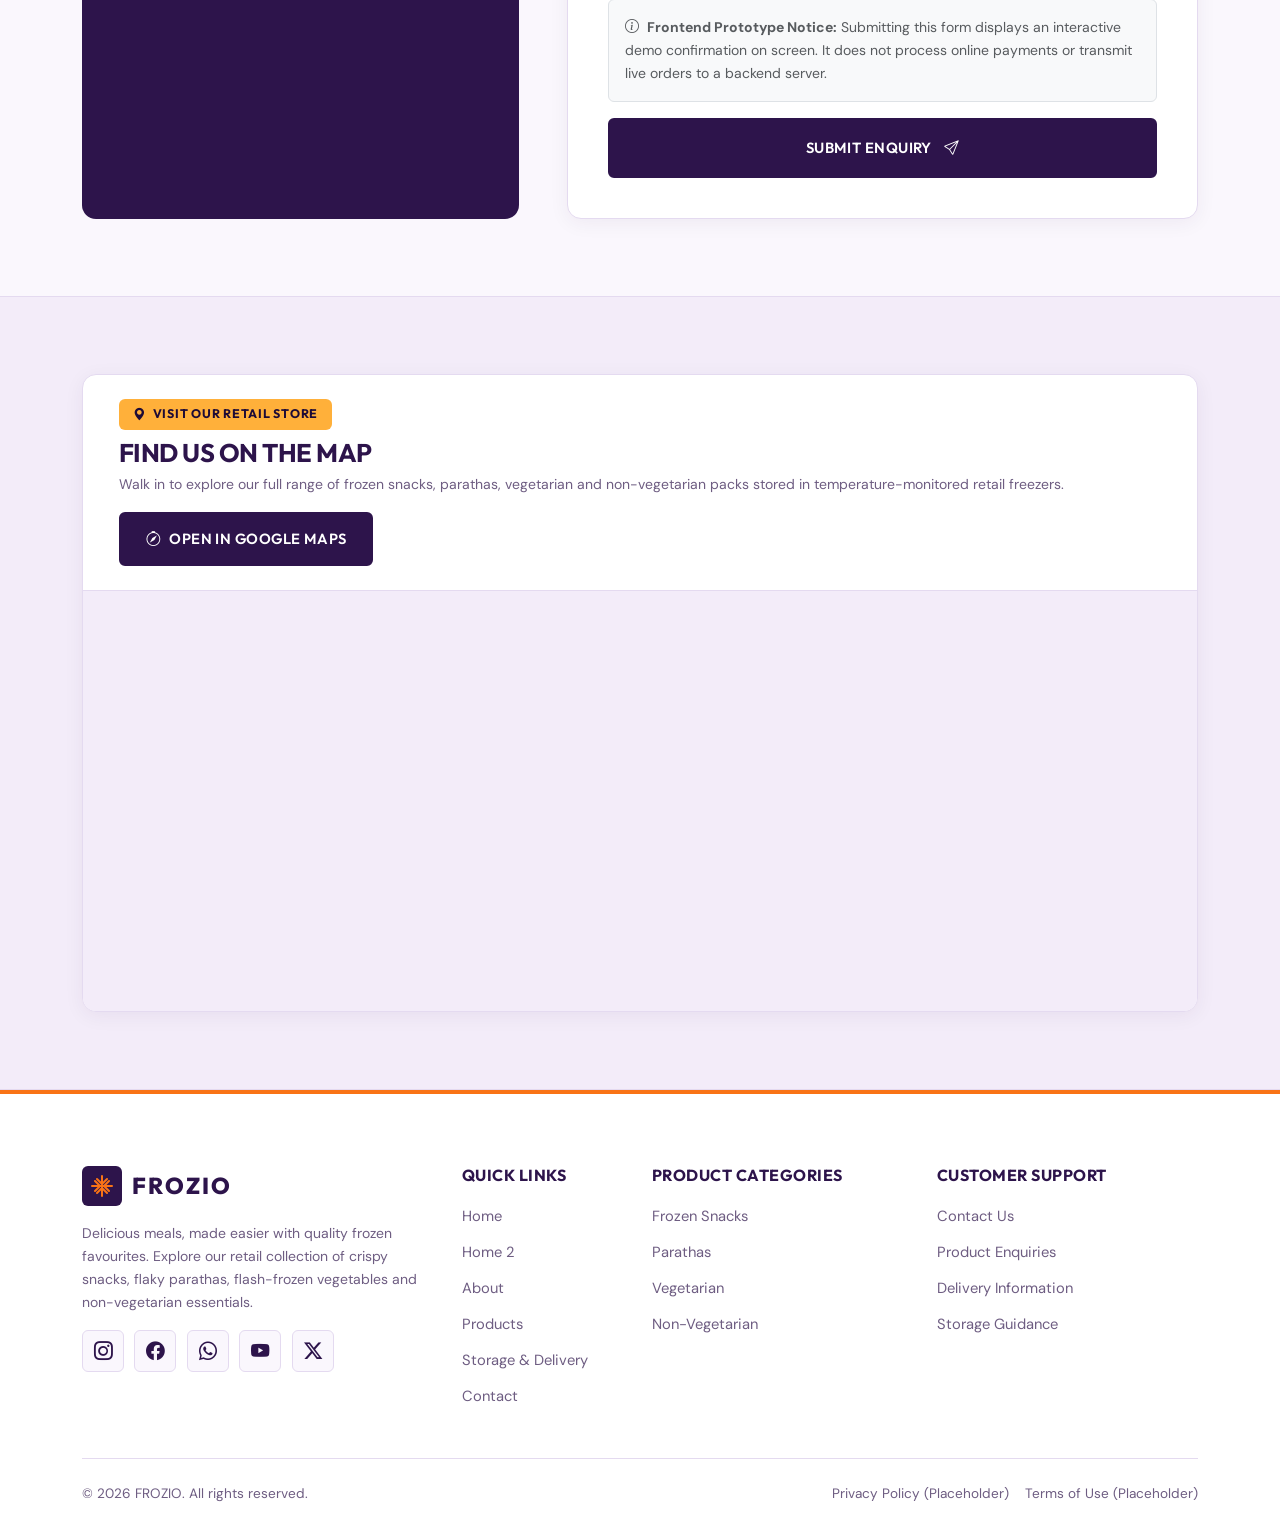
<file: contact.html>
<!DOCTYPE html>
<html lang="en">
<head>
  <meta charset="UTF-8">
  <meta name="viewport" content="width=device-width, initial-scale=1.0">
  <title>Contact | FROZIO</title>
  <link rel="icon" type="image/svg+xml" href="assets/images/favicon.svg">
  <meta name="description" content="Let's make your next meal easier. Have a question about our frozen food range, product availability or delivery? Send us a product or order enquiry.">
  <meta property="og:title" content="Contact | FROZIO">
  <meta property="og:description" content="Have a question about our frozen food range, product availability or delivery? Send us an enquiry.">
  <meta property="og:type" content="website">
  <meta property="og:image" content="assets/images/hero-frozen-food.webp">

  <!-- Google Fonts: Outfit (Headings) & DM Sans (Body) -->
  <link rel="preconnect" href="https://fonts.googleapis.com">
  <link rel="preconnect" href="https://fonts.gstatic.com" crossorigin>
  <link href="https://fonts.googleapis.com/css2?family=DM+Sans:ital,opsz,wght@0,9..40,400;0,9..40,500;0,9..40,600;0,9..40,700;1,9..40,400&family=Outfit:wght@600;700;800&display=swap" rel="stylesheet">

  <!-- Bootstrap 5 CSS & Bootstrap Icons CDN -->
  <link href="https://cdn.jsdelivr.net/npm/bootstrap@5.3.3/dist/css/bootstrap.min.css" rel="stylesheet">
  <link href="https://cdn.jsdelivr.net/npm/bootstrap-icons@1.11.3/font/bootstrap-icons.min.css" rel="stylesheet">

  <!-- Global Custom Stylesheet -->
  <link rel="stylesheet" href="assets/css/style.css">
</head>
<body>
  <a href="#main-content" class="skip-link">Skip to main content</a>

  <!-- ========================================================================
       GLOBAL STICKY HEADER
       ======================================================================== -->
  <header class="site-header" role="banner">
    <div class="container">
      <div class="header-inner">
        <a href="index.html" class="brand-logo" aria-label="FROZIO Home">
          <span class="brand-logo-mark" aria-hidden="true">
            <svg width="24" height="24" viewBox="0 0 24 24" fill="none" stroke="currentColor" stroke-width="2" stroke-linecap="round" stroke-linejoin="round">
              <path d="M12 2v20M17 5l-5 5-5-5M17 19l-5-5-5 5M2 12h20M5 7l5 5-5 5M19 7l-5 5 5 5"/>
            </svg>
          </span>
          <span class="brand-logo-text">
            <span class="brand-logo-title">FROZIO</span>
          </span>
        </a>

        <nav class="desktop-nav" aria-label="Primary Navigation">
          <ul class="nav-list">
            <li><a href="index.html" class="nav-link-item">Home</a></li>
            <li><a href="home-2.html" class="nav-link-item">Home 2</a></li>
            <li><a href="about.html" class="nav-link-item">About</a></li>
            <li><a href="products.html" class="nav-link-item">Products</a></li>
            <li><a href="storage-delivery.html" class="nav-link-item">Storage &amp; Delivery</a></li>
            <li><a href="contact.html" class="nav-link-item active" aria-current="page">Contact</a></li>
          </ul>
        </nav>

        <div class="header-actions">
          <button type="button" class="icon-action-btn" id="headerSearchToggleBtn" aria-expanded="false" aria-controls="headerSearchBar" aria-label="Toggle product search" title="Search Products">
            <i class="bi bi-search"></i>
          </button>

          <button type="button" class="icon-action-btn" id="rtlToggleBtn" data-toggle-rtl aria-pressed="false" aria-label="Toggle RTL or LTR layout direction" title="Toggle RTL / LTR">
            <svg class="rtl-toggle-icon" width="19" height="19" viewBox="0 0 24 24" fill="none" stroke="currentColor" stroke-width="2" stroke-linecap="round" stroke-linejoin="round" aria-hidden="true">
              <path d="M4 7h16"/>
              <path d="M16 3.5 20 7l-4 3.5"/>
              <path d="M20 17H4"/>
              <path d="M8 13.5 4 17l4 3.5"/>
            </svg>
          </button>

          <button type="button" class="icon-action-btn" id="themeToggleBtn" data-toggle-theme aria-pressed="false" aria-label="Toggle dark or light theme" title="Toggle Dark / Light Mode">
            <i class="bi bi-moon-stars"></i>
          </button>

          <button type="button" class="icon-action-btn" data-open-cart aria-label="Open Enquiry Cart" title="Enquiry Cart">
            <i class="bi bi-bag-check"></i>
            <span class="cart-count-badge" id="cartCountBadge">0</span>
          </button>

          <a href="#orderEnquiryFormSection" class="btn-brand-primary header-cta-desktop">Order Enquiry</a>

          <button type="button" class="hamburger-btn" id="mobileMenuOpenBtn" aria-expanded="false" aria-controls="mobileNavDrawer" aria-label="Open navigation menu">
            <i class="bi bi-list"></i>
          </button>
        </div>
      </div>
    </div>

    <div class="header-search-bar" id="headerSearchBar">
      <div class="container">
        <form class="header-search-form" id="headerSearchForm" role="search">
          <label for="headerSearchInput" class="visually-hidden">Search frozen food products</label>
          <input type="search" id="headerSearchInput" class="header-search-input" placeholder="Search samosas, parathas, green peas, chicken nuggets...">
          <button type="submit" class="btn-brand-primary py-2 px-3">Search</button>
        </form>
      </div>
    </div>
  </header>

  <div class="mobile-nav-backdrop" id="sharedOverlayBackdrop"></div>

  <!-- Mobile Navigation Drawer -->
  <aside class="mobile-nav-drawer" id="mobileNavDrawer" aria-hidden="true" aria-label="Mobile Navigation">
    <div class="mobile-drawer-header">
      <span class="fw-bold" style="font-family: var(--font-heading); color: var(--navy-primary);">STORE NAVIGATION</span>
      <button type="button" class="drawer-close-btn" id="mobileMenuCloseBtn" aria-label="Close navigation menu">
        <i class="bi bi-x-lg"></i>
      </button>
    </div>

    <div class="mobile-drawer-body">
      <ul class="mobile-nav-links">
        <li><a href="index.html" class="nav-link-item">Home</a></li>
        <li><a href="home-2.html" class="nav-link-item">Home 2</a></li>
        <li><a href="about.html" class="nav-link-item">About</a></li>
        <li><a href="products.html" class="nav-link-item">Products</a></li>
        <li><a href="storage-delivery.html" class="nav-link-item">Storage &amp; Delivery</a></li>
        <li><a href="contact.html" class="nav-link-item active" aria-current="page">Contact</a></li>
      </ul>

      <div class="mobile-drawer-controls">
        <div class="mobile-drawer-icon-row">
          <button type="button" class="icon-action-btn" id="drawerSearchToggleBtn" data-toggle-drawer-search aria-expanded="false" aria-controls="mobileDrawerSearchBar" aria-label="Toggle product search" title="Search Products">
            <i class="bi bi-search"></i>
          </button>

          <button type="button" class="icon-action-btn" data-toggle-rtl aria-pressed="false" aria-label="Toggle RTL or LTR layout direction" title="Toggle RTL / LTR">
            <svg class="rtl-toggle-icon" width="19" height="19" viewBox="0 0 24 24" fill="none" stroke="currentColor" stroke-width="2" stroke-linecap="round" stroke-linejoin="round" aria-hidden="true">
              <path d="M4 7h16"/>
              <path d="M16 3.5 20 7l-4 3.5"/>
              <path d="M20 17H4"/>
              <path d="M8 13.5 4 17l4 3.5"/>
            </svg>
          </button>
        </div>

        <div class="mobile-drawer-search-bar" id="mobileDrawerSearchBar">
          <form class="mobile-drawer-search-form" data-drawer-search-form role="search">
            <input type="search" class="mobile-drawer-search-input" placeholder="Search frozen foods..." aria-label="Search frozen food products">
            <button type="submit" class="btn-brand-primary py-2 px-3" aria-label="Submit search"><i class="bi bi-search"></i></button>
          </form>
        </div>

        <div class="mobile-drawer-icon-row">
          <button type="button" class="icon-action-btn" data-toggle-theme aria-pressed="false" aria-label="Toggle dark or light theme" title="Toggle Dark / Light Mode">
            <i class="bi bi-moon-stars"></i>
          </button>

          <button type="button" class="icon-action-btn" data-open-cart aria-label="Open Enquiry Cart" title="Enquiry Cart">
            <i class="bi bi-bag-check"></i>
            <span class="cart-count-badge">0</span>
          </button>
        </div>

        <div class="mobile-drawer-cta-wrap">
          <a href="#orderEnquiryFormSection" class="btn-brand-primary mobile-drawer-cta">Order Enquiry</a>
        </div>
      </div>
    </div>
  </aside>

  <!-- Enquiry Cart Slide-Over Drawer -->
  <aside class="enquiry-cart-drawer" id="enquiryCartDrawer" aria-hidden="true" aria-label="Product Enquiry List">
    <div class="cart-drawer-header">
      <div class="d-flex align-items-center gap-2">
        <i class="bi bi-bag-check-fill" style="color: var(--mint-secondary); font-size: 1.2rem;"></i>
        <h3>Product Enquiry List</h3>
      </div>
      <button type="button" class="drawer-close-btn" id="enquiryCartCloseBtn" aria-label="Close enquiry cart">
        <i class="bi bi-x-lg"></i>
      </button>
    </div>
    <div class="cart-drawer-body" id="enquiryCartBody"></div>
    <div class="cart-drawer-footer">
      <div class="cart-summary-line">
        <span class="text-muted small">Selected Quantity:</span>
        <strong id="enquiryCartCount">0 Packs</strong>
      </div>
      <div class="cart-summary-line mb-2">
        <span class="text-muted small">Estimated Sample Total:</span>
        <strong id="enquiryCartTotal" style="font-size: 1.15rem; color: var(--navy-primary);">₹0</strong>
      </div>
      <p class="small text-muted mb-3" style="font-size: 0.75rem;">*Sample prices are for demonstration only. Submit an enquiry to confirm current store availability.</p>
      <div class="d-grid gap-2">
        <a href="contact.html?prefill=cart" id="sendEnquiryCartBtn" class="btn-brand-primary">SEND PRODUCT ENQUIRY</a>
        <button type="button" id="clearEnquiryCartBtn" class="btn-brand-secondary py-2" style="font-size: 0.8rem;">Clear Enquiry List</button>
      </div>
    </div>
  </aside>

  <main id="main-content">
    <!-- ======================================================================
         CONTACT PAGE HERO BANNER
         ====================================================================== -->
    <section class="page-hero-banner page-hero-banner--contact" aria-labelledby="contact-hero-heading">
      <div class="container">
        <span class="eyebrow-badge"><i class="bi bi-envelope-paper"></i> Customer &amp; Order Support</span>
        <h1 id="contact-hero-heading">LET'S MAKE YOUR NEXT MEAL EASIER.</h1>
        <p>
          Have a question about our frozen food range, product availability or delivery? Send us an enquiry.
        </p>
      </div>
    </section>

    <!-- ======================================================================
         CONTACT INFORMATION PLACEHOLDERS & ORDER ENQUIRY FORM
         ====================================================================== -->
    <section id="orderEnquiryFormSection" class="section-block section-bg-ice" aria-labelledby="enquiry-form-heading">
      <div class="container">
        <div class="row g-4 g-lg-5">
          <!-- LEFT COLUMN: Editable Client Contact Placeholders -->
          <div class="col-lg-5">
            <div class="contact-info-card">
              <span class="eyebrow-badge mb-3">Store Details (Editable Client Placeholders)</span>
              <h2 class="text-white mb-3" style="font-size: 1.65rem;">GET IN TOUCH WITH OUR STORE.</h2>
              <p class="small mb-4">
                Reach out to check current stock across Snacks, Parathas, Vegetarian and Non-Vegetarian frozen items, or submit your order enquiry using the form.
              </p>

              <!-- 1. Business Phone Number Placeholder -->
              <div class="contact-detail-item">
                <div class="contact-detail-icon" aria-hidden="true"><i class="bi bi-telephone"></i></div>
                <div>
                  <h3 class="mb-1" style="font-size: 0.96rem; color: var(--lime-accent);">Business Phone Number</h3>
                  <p class="mb-0 small text-white">[Client Placeholder: +91 XXXXX XXXXX]</p>
                  <span class="small" style="color: rgba(255,255,255,0.65); font-size: 0.78rem;">Editable store contact phone number</span>
                </div>
              </div>

              <!-- 2. Business Email Placeholder -->
              <div class="contact-detail-item">
                <div class="contact-detail-icon" aria-hidden="true"><i class="bi bi-envelope"></i></div>
                <div>
                  <h3 class="mb-1" style="font-size: 0.96rem; color: var(--lime-accent);">Business Email</h3>
                  <p class="mb-0 small text-white">[Client Placeholder: enquiries@yourfrozenstore.example]</p>
                  <span class="small" style="color: rgba(255,255,255,0.65); font-size: 0.78rem;">Editable store enquiry email address</span>
                </div>
              </div>

              <!-- 3. Store Address Placeholder -->
              <div class="contact-detail-item">
                <div class="contact-detail-icon" aria-hidden="true"><i class="bi bi-geo-alt"></i></div>
                <div>
                  <h3 class="mb-1" style="font-size: 0.96rem; color: var(--lime-accent);">Store Address</h3>
                  <p class="mb-0 small text-white">[Client Placeholder: Shop / Unit No., Street Name, Locality, City, State &ndash; PIN Code]</p>
                  <span class="small" style="color: rgba(255,255,255,0.65); font-size: 0.78rem;">Editable retail store location</span>
                </div>
              </div>

              <!-- 4. Operating Hours Placeholder -->
              <div class="contact-detail-item border-bottom-0 pb-0">
                <div class="contact-detail-icon" aria-hidden="true"><i class="bi bi-clock"></i></div>
                <div>
                  <h3 class="mb-1" style="font-size: 0.96rem; color: var(--lime-accent);">Operating Hours</h3>
                  <p class="mb-0 small text-white">[Client Placeholder: Monday &ndash; Sunday: XX:XX AM to XX:XX PM]</p>
                  <span class="small" style="color: rgba(255,255,255,0.65); font-size: 0.78rem;">Editable store operating hours</span>
                </div>
              </div>

              <div class="mt-4 pt-3 border-top" style="border-color: rgba(255,255,255,0.16) !important;">
                <h3 class="mb-2" style="font-size: 0.92rem; color: var(--lime-accent); text-transform: uppercase; letter-spacing: 0.05em;">Connect on Social Media</h3>
                <p class="small mb-3" style="color: rgba(255,255,255,0.75);">Follow us for new ready-to-cook launches, quick recipe ideas and store updates.</p>
                <div class="contact-social-links mb-4">
                  <a href="https://instagram.com" target="_blank" rel="noopener noreferrer" class="social-icon-link" aria-label="Follow us on Instagram" title="Instagram">
                    <i class="bi bi-instagram"></i>
                  </a>
                  <a href="https://facebook.com" target="_blank" rel="noopener noreferrer" class="social-icon-link" aria-label="Follow us on Facebook" title="Facebook">
                    <i class="bi bi-facebook"></i>
                  </a>
                  <a href="https://wa.me/" target="_blank" rel="noopener noreferrer" class="social-icon-link" aria-label="Chat with us on WhatsApp" title="WhatsApp">
                    <i class="bi bi-whatsapp"></i>
                  </a>
                  <a href="https://youtube.com" target="_blank" rel="noopener noreferrer" class="social-icon-link" aria-label="Subscribe on YouTube" title="YouTube">
                    <i class="bi bi-youtube"></i>
                  </a>
                  <a href="https://x.com" target="_blank" rel="noopener noreferrer" class="social-icon-link" aria-label="Follow us on X (Twitter)" title="X (Twitter)">
                    <i class="bi bi-twitter-x"></i>
                  </a>
                </div>
                <a href="storage-delivery.html" class="btn-brand-outline-white w-100">
                  <i class="bi bi-snow2"></i> View Storage &amp; Delivery Guide
                </a>
              </div>
            </div>
          </div>

          <!-- RIGHT COLUMN: Functional Contact / Order Enquiry Form -->
          <div class="col-lg-7">
            <div class="enquiry-form-card">
              <span class="eyebrow-badge-mint">Product &amp; Order Enquiry Form</span>
              <h2 id="enquiry-form-heading" class="mb-2" style="font-size: 1.75rem;">SEND YOUR ENQUIRY</h2>
              <p class="small mb-4">
                Complete the fields below to enquire about product availability, pack quantities or local delivery options. Fields marked with <span class="text-danger">*</span> are required.
              </p>

              <!-- Auto-Prefill Notice Banner (shown when arriving with items in Enquiry Cart) -->
              <div id="cartPrefillNotice" class="p-3 mb-4 rounded border" style="background-color: var(--bg-soft-mint); border-color: var(--mint-secondary) !important;" hidden>
                <div class="d-flex align-items-center justify-content-between flex-wrap gap-2">
                  <div class="small" style="color: var(--navy-primary);">
                    <i class="bi bi-check2-circle me-1 fw-bold"></i>
                    <strong>Enquiry Cart Loaded:</strong> Your selected products and quantities have been prefilled below.
                  </div>
                  <button type="button" class="btn-brand-secondary py-1 px-2" style="font-size: 0.75rem;" data-open-cart>
                    Edit Cart Items
                  </button>
                </div>
              </div>

              <!-- Demo Submission Confirmation Panel -->
              <div id="enquirySuccessConfirmation" class="p-4 mb-4 rounded-3 border" style="background-color: var(--bg-soft-mint); border-color: var(--mint-secondary) !important;" role="status" aria-live="polite" hidden>
                <div class="d-flex align-items-start gap-3">
                  <div class="fs-3" style="color: var(--veg-green);"><i class="bi bi-check-circle-fill"></i></div>
                  <div class="w-100">
                    <h3 class="mb-1" style="font-size: 1.2rem; color: var(--navy-primary);">Demo Enquiry Confirmation Received!</h3>
                    <p class="small mb-2" style="color: var(--text-main);">
                      Thank you for testing the order enquiry workflow. <strong>Please note:</strong> This website is a frontend-only demonstration prototype—your submission is displayed here for preview purposes and does not automatically transmit live orders or confirm stock with the business.
                    </p>
                    <div id="submittedEnquirySummary"></div>
                  </div>
                </div>
              </div>

              <form id="orderEnquiryForm" novalidate>
                <div class="row g-3">
                  <!-- 1. Full Name -->
                  <div class="col-12">
                    <label for="fullName" class="form-label-brand">1. Full Name <span class="text-danger">*</span></label>
                    <input type="text" id="fullName" name="fullName" class="form-control-brand" placeholder="Enter your full name" required autocomplete="name">
                    <div class="field-error-msg">Please enter your full name (at least 2 characters).</div>
                  </div>

                  <!-- 2. Phone Number -->
                  <div class="col-12">
                    <label for="phoneNumber" class="form-label-brand">2. Phone Number <span class="text-danger">*</span></label>
                    <input type="tel" id="phoneNumber" name="phoneNumber" class="form-control-brand" placeholder="e.g. +91 98765 43210" required autocomplete="tel">
                    <div class="field-error-msg">Please enter a valid 10-digit phone number.</div>
                  </div>

                  <!-- 3. Email Address -->
                  <div class="col-12">
                    <label for="emailAddress" class="form-label-brand">3. Email Address <span class="text-danger">*</span></label>
                    <input type="email" id="emailAddress" name="emailAddress" class="form-control-brand" placeholder="you@example.com" required autocomplete="email">
                    <div class="field-error-msg">Please enter a valid email address.</div>
                  </div>

                  <!-- 4. Enquiry Type -->
                  <div class="col-12">
                    <label for="enquiryType" class="form-label-brand">4. Enquiry Type <span class="text-danger">*</span></label>
                    <select id="enquiryType" name="enquiryType" class="form-control-brand" required>
                      <option value="">Select Enquiry Type</option>
                      <option value="General Enquiry">General Enquiry</option>
                      <option value="Product Enquiry">Product Enquiry</option>
                      <option value="Bulk Order">Bulk Order</option>
                      <option value="Delivery Enquiry">Delivery Enquiry</option>
                      <option value="Storage Information">Storage Information</option>
                      <option value="Other">Other</option>
                    </select>
                    <div class="field-error-msg">Please select an enquiry type.</div>
                  </div>

                  <!-- 5. Product Category -->
                  <div class="col-12">
                    <label for="productCategory" class="form-label-brand">5. Product Category <span class="text-danger">*</span></label>
                    <select id="productCategory" name="productCategory" class="form-control-brand" required>
                      <option value="">Select Product Category</option>
                      <option value="Snacks">Snacks</option>
                      <option value="Parathas">Parathas</option>
                      <option value="Vegetarian">Vegetarian</option>
                      <option value="Non-Vegetarian">Non-Vegetarian</option>
                      <option value="Multiple Categories">Multiple Categories</option>
                    </select>
                    <div class="field-error-msg">Please select a product category.</div>
                  </div>

                  <!-- 6. Interested Products -->
                  <div class="col-12">
                    <label for="interestedProducts" class="form-label-brand">6. Interested Products <span class="text-danger">*</span></label>
                    <input type="text" id="interestedProducts" name="interestedProducts" class="form-control-brand" placeholder="e.g. Vegetable Samosa, Aloo Paratha, Frozen Green Peas" required>
                    <div class="field-error-msg">Please list the frozen products you are interested in.</div>
                  </div>

                  <!-- 7. Quantity -->
                  <div class="col-12">
                    <label for="productQuantity" class="form-label-brand">7. Quantity <span class="text-danger">*</span></label>
                    <input type="text" id="productQuantity" name="productQuantity" class="form-control-brand" placeholder="e.g. 4 Packs / 2 kg" required>
                    <div class="field-error-msg">Please specify the desired pack quantity.</div>
                  </div>

                  <!-- 8. Delivery Location -->
                  <div class="col-12">
                    <label for="deliveryLocation" class="form-label-brand">8. Delivery Location <span class="text-danger">*</span></label>
                    <input type="text" id="deliveryLocation" name="deliveryLocation" class="form-control-brand" placeholder="Enter your neighbourhood, city or PIN code" required>
                    <div class="field-error-msg">Please enter your delivery area or locality.</div>
                  </div>

                  <!-- 9. Message -->
                  <div class="col-12">
                    <label for="enquiryMessage" class="form-label-brand">9. Message <span class="text-danger">*</span></label>
                    <textarea id="enquiryMessage" name="enquiryMessage" rows="4" class="form-control-brand" placeholder="Share any questions regarding product availability, pack sizes, storage or preferred handover time..." required></textarea>
                    <div class="field-error-msg">Please enter your enquiry message (at least 8 characters).</div>
                  </div>

                  <!-- Prototype Disclaimer & Submit CTA -->
                  <div class="col-12">
                    <div class="p-3 rounded border bg-light small text-muted mb-3">
                      <i class="bi bi-info-circle me-1"></i>
                      <strong>Frontend Prototype Notice:</strong> Submitting this form displays an interactive demo confirmation on screen. It does not process online payments or transmit live orders to a backend server.
                    </div>
                    <button type="submit" class="btn-brand-primary w-100 py-3">
                      SUBMIT ENQUIRY <i class="bi bi-send ms-1"></i>
                    </button>
                  </div>
                </div>
              </form>
            </div>
          </div>
        </div>
      </div>
    </section>

    <!-- ======================================================================
         STORE LOCATION INTERACTIVE MAP SECTION
         ====================================================================== -->
    <section id="storeLocationMapSection" class="section-block section-bg-mint" aria-labelledby="store-map-heading">
      <div class="container">
        <div class="contact-map-card">
          <div class="contact-map-header">
            <div>
              <span class="eyebrow-badge mb-2"><i class="bi bi-geo-alt-fill"></i> Visit Our Retail Store</span>
              <h2 id="store-map-heading" class="mb-1" style="font-size: 1.6rem;">FIND US ON THE MAP</h2>
              <p class="small mb-0">
                Walk in to explore our full range of frozen snacks, parathas, vegetarian and non-vegetarian packs stored in temperature-monitored retail freezers.
              </p>
            </div>
            <a href="https://maps.google.com" target="_blank" rel="noopener noreferrer" class="btn-brand-primary">
              <i class="bi bi-compass"></i> Open in Google Maps
            </a>
          </div>
          <div class="contact-map-frame">
            <iframe
              title="Frozen Foods & Ready-to-Cook Store Location Map"
              src="https://www.google.com/maps/embed?pb=!1m18!1m12!1m3!1d3886.843984049967!2d80.2405!3d13.0475!2m3!1f0!2f0!3f0!3m2!1i1024!2i768!4f13.1!3m3!1m2!1s0x3a526650e0b6c595%3A0x4f74ddbff946af6b!2sT.%20Nagar%2C%20Chennai%2C%20Tamil%20Nadu!5e0!3m2!1sen!2sin!4v1700000000000!5m2!1sen!2sin"
              loading="lazy"
              referrerpolicy="no-referrer-when-downgrade"
              allowfullscreen>
            </iframe>
          </div>
        </div>
      </div>
    </section>
  </main>

  <!-- ========================================================================
       GLOBAL FOOTER
       ======================================================================== -->
  <footer class="site-footer" role="contentinfo">
    <div class="container">
      <div class="row g-4">
        <div class="col-lg-4 col-md-6">
          <a href="index.html" class="brand-logo mb-3">
            <span class="brand-logo-mark" aria-hidden="true">
              <svg width="24" height="24" viewBox="0 0 24 24" fill="none" stroke="currentColor" stroke-width="2" stroke-linecap="round" stroke-linejoin="round">
                <path d="M12 2v20M17 5l-5 5-5-5M17 19l-5-5-5 5M2 12h20M5 7l5 5-5 5M19 7l-5 5 5 5"/>
              </svg>
            </span>
            <span class="brand-logo-text">
              <span class="brand-logo-title">FROZIO</span>
            </span>
          </a>
          <p class="small mb-3" style="max-width: 340px;">
            Delicious meals, made easier with quality frozen favourites. Explore our retail collection of crispy snacks, flaky parathas, flash-frozen vegetables and non-vegetarian essentials.
          </p>
          <div class="contact-social-links" aria-label="Social Media Links">
            <a href="https://instagram.com" target="_blank" rel="noopener noreferrer" class="social-icon-link" aria-label="Instagram" title="Instagram">
              <i class="bi bi-instagram"></i>
            </a>
            <a href="https://facebook.com" target="_blank" rel="noopener noreferrer" class="social-icon-link" aria-label="Facebook" title="Facebook">
              <i class="bi bi-facebook"></i>
            </a>
            <a href="https://wa.me/" target="_blank" rel="noopener noreferrer" class="social-icon-link" aria-label="WhatsApp" title="WhatsApp">
              <i class="bi bi-whatsapp"></i>
            </a>
            <a href="https://youtube.com" target="_blank" rel="noopener noreferrer" class="social-icon-link" aria-label="YouTube" title="YouTube">
              <i class="bi bi-youtube"></i>
            </a>
            <a href="https://x.com" target="_blank" rel="noopener noreferrer" class="social-icon-link" aria-label="X (Twitter)" title="X (Twitter)">
              <i class="bi bi-twitter-x"></i>
            </a>
          </div>
        </div>

        <div class="col-lg-2 col-md-6 col-6">
          <h3 class="footer-title">Quick Links</h3>
          <ul class="footer-links">
            <li><a href="index.html">Home</a></li>
            <li><a href="home-2.html">Home 2</a></li>
            <li><a href="about.html">About</a></li>
            <li><a href="products.html">Products</a></li>
            <li><a href="storage-delivery.html">Storage &amp; Delivery</a></li>
            <li><a href="contact.html">Contact</a></li>
          </ul>
        </div>

        <div class="col-lg-3 col-md-6 col-6">
          <h3 class="footer-title">Product Categories</h3>
          <ul class="footer-links">
            <li><a href="products.html?category=Snacks">Frozen Snacks</a></li>
            <li><a href="products.html?category=Parathas">Parathas</a></li>
            <li><a href="products.html?category=Vegetarian">Vegetarian</a></li>
            <li><a href="products.html?category=Non-Vegetarian">Non-Vegetarian</a></li>
          </ul>
        </div>

        <div class="col-lg-3 col-md-6">
          <h3 class="footer-title">Customer Support</h3>
          <ul class="footer-links">
            <li><a href="contact.html">Contact Us</a></li>
            <li><a href="contact.html?prefill=cart">Product Enquiries</a></li>
            <li><a href="storage-delivery.html#delivery-info">Delivery Information</a></li>
            <li><a href="storage-delivery.html#storage-guidance">Storage Guidance</a></li>
          </ul>
        </div>
      </div>

      <div class="footer-bottom">
        <div>&copy; 2026 FROZIO. All rights reserved.</div>
        <div class="d-flex gap-3">
          <a href="storage-delivery.html#faq-section">Privacy Policy (Placeholder)</a>
          <a href="storage-delivery.html#faq-section">Terms of Use (Placeholder)</a>
        </div>
      </div>
    </div>
  </footer>

  <button type="button" class="back-to-top-btn" id="backToTopBtn" aria-label="Scroll back to top" title="Back to Top">
    <i class="bi bi-arrow-up" aria-hidden="true"></i>
  </button>

  <script src="assets/js/main.js"></script>
</body>
</html>
</file>
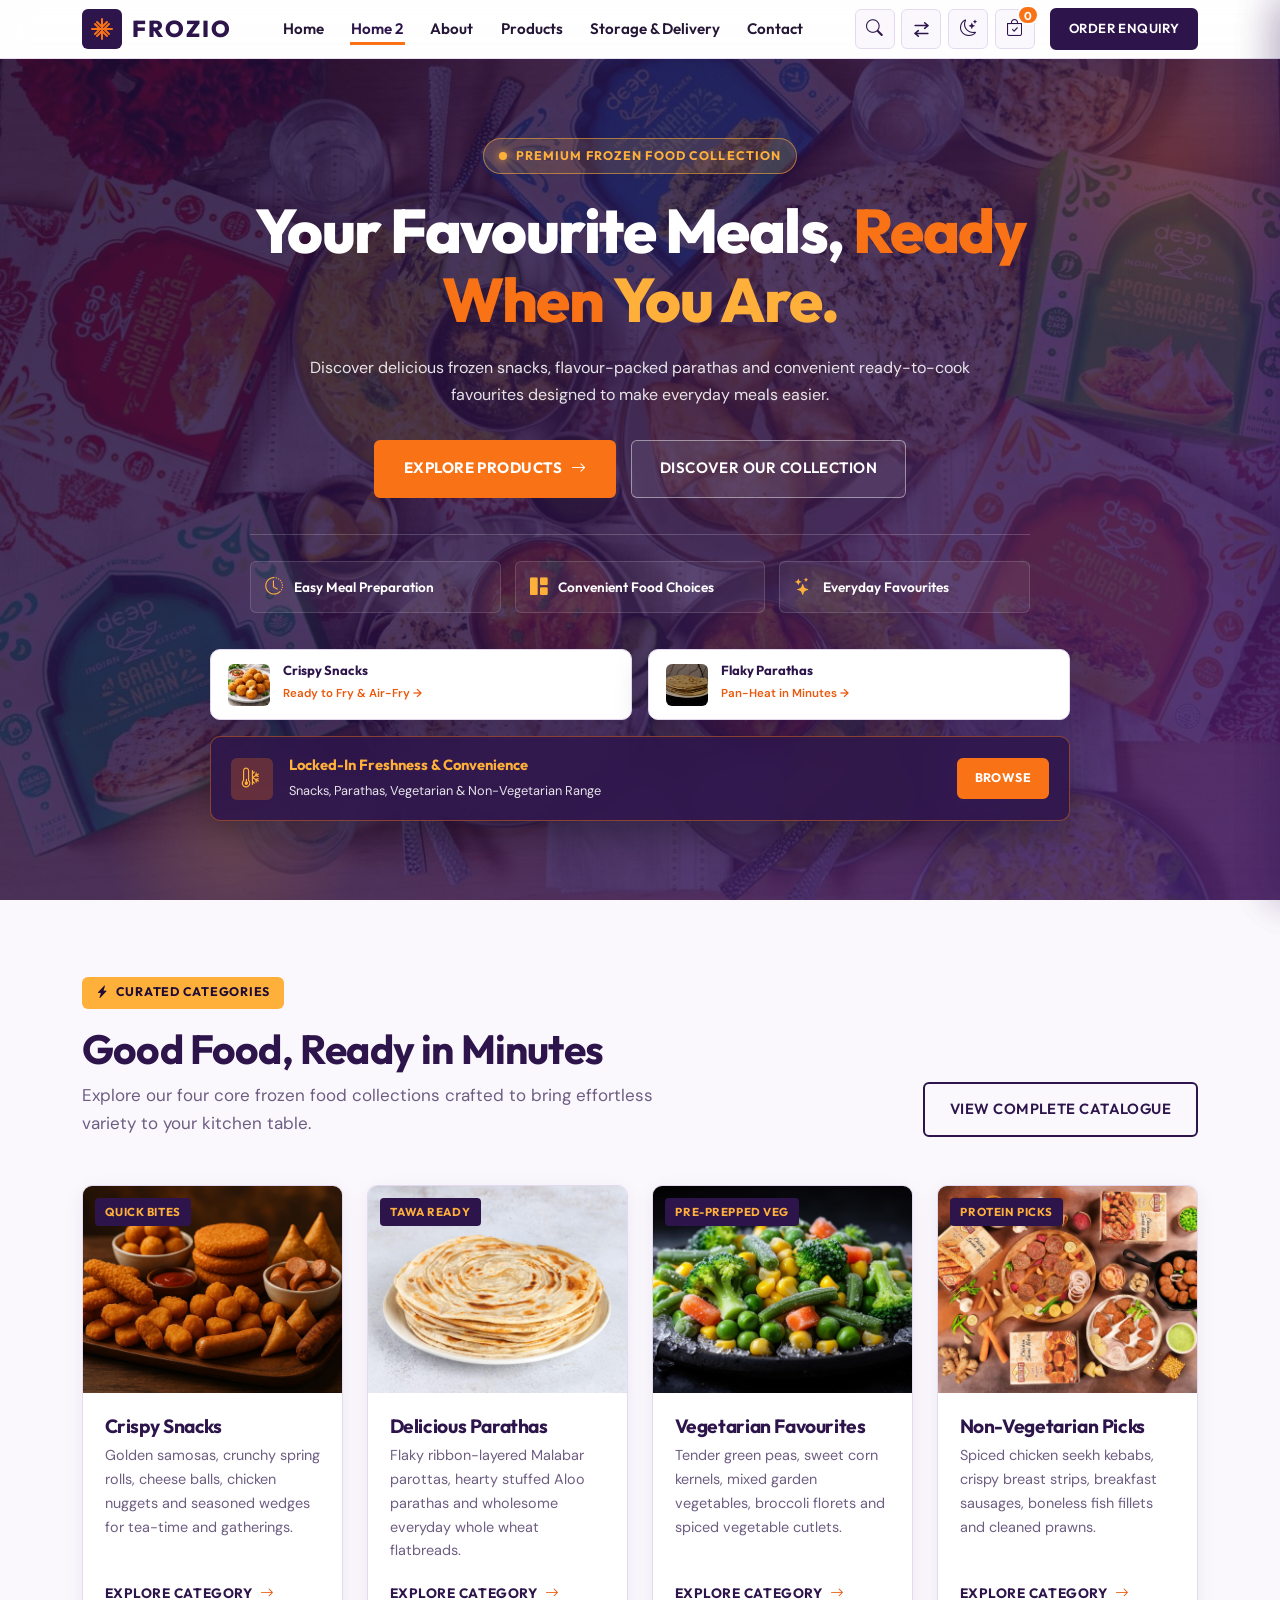
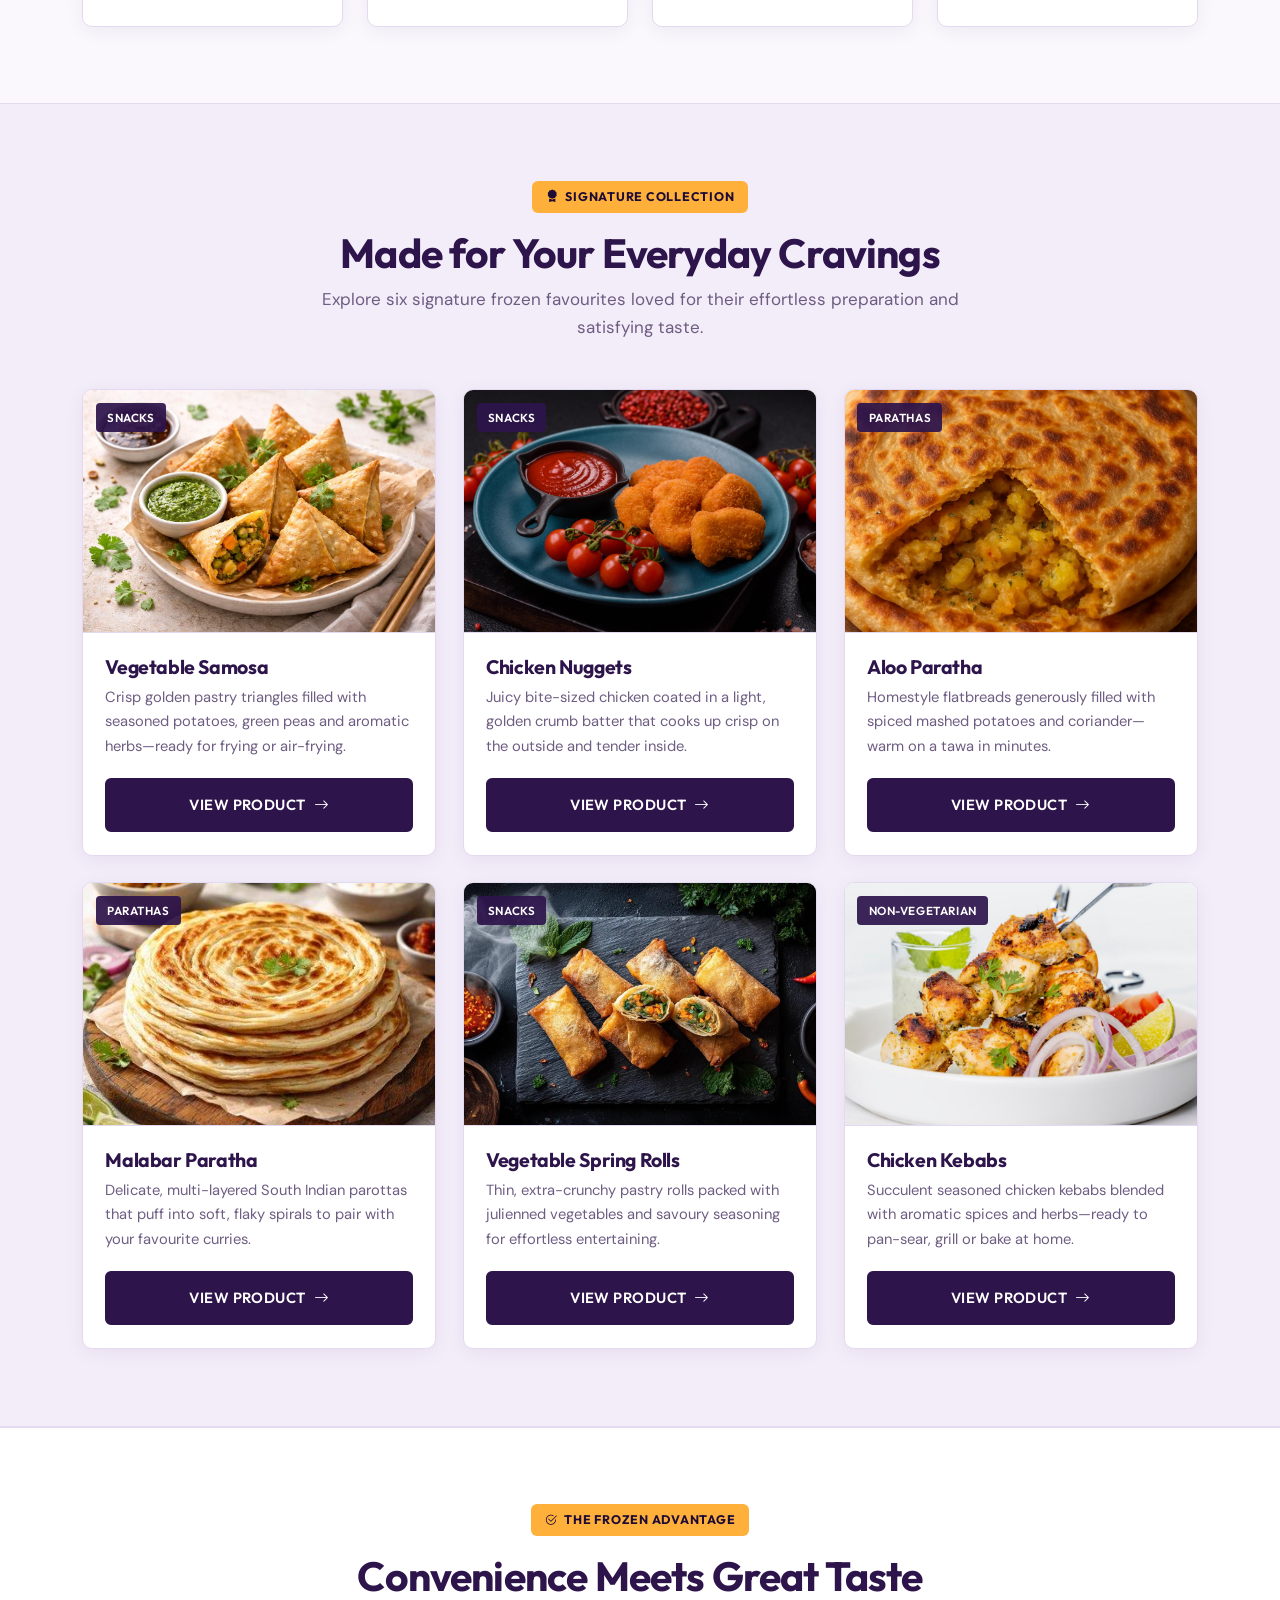
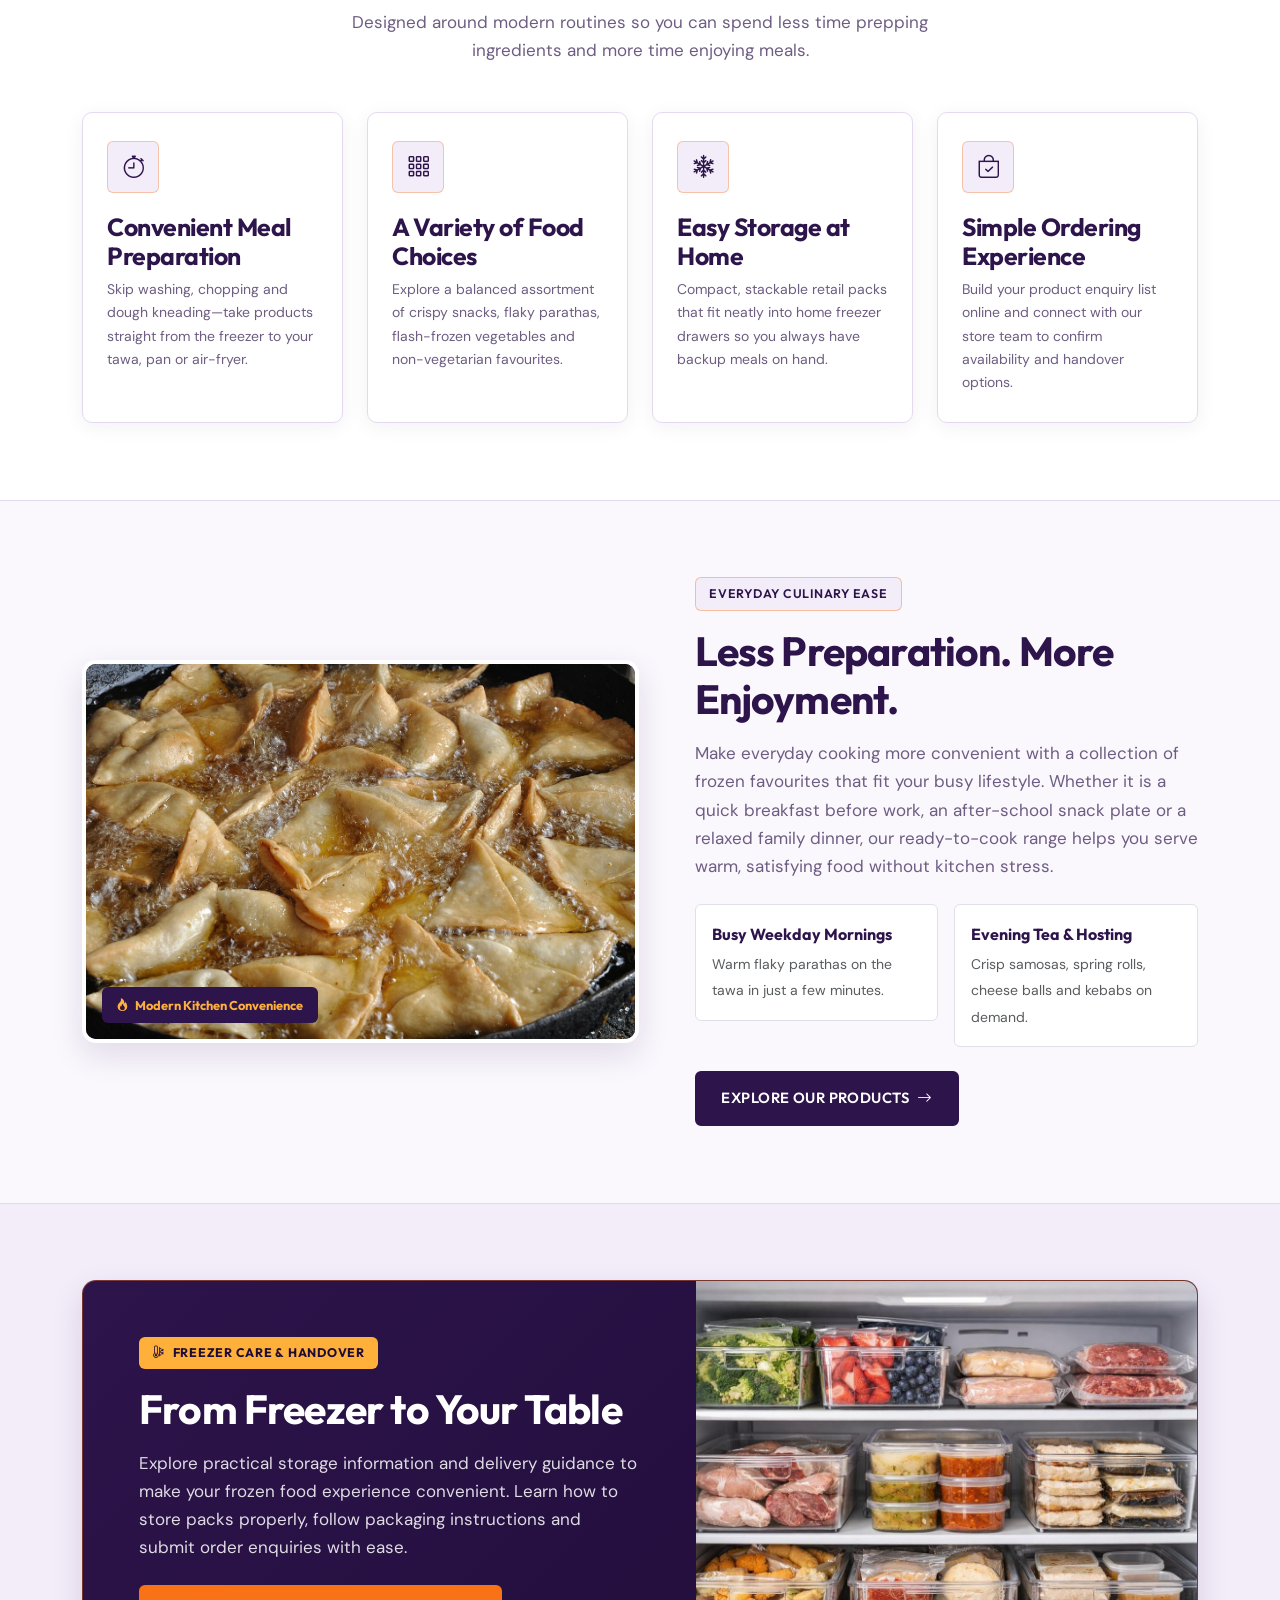
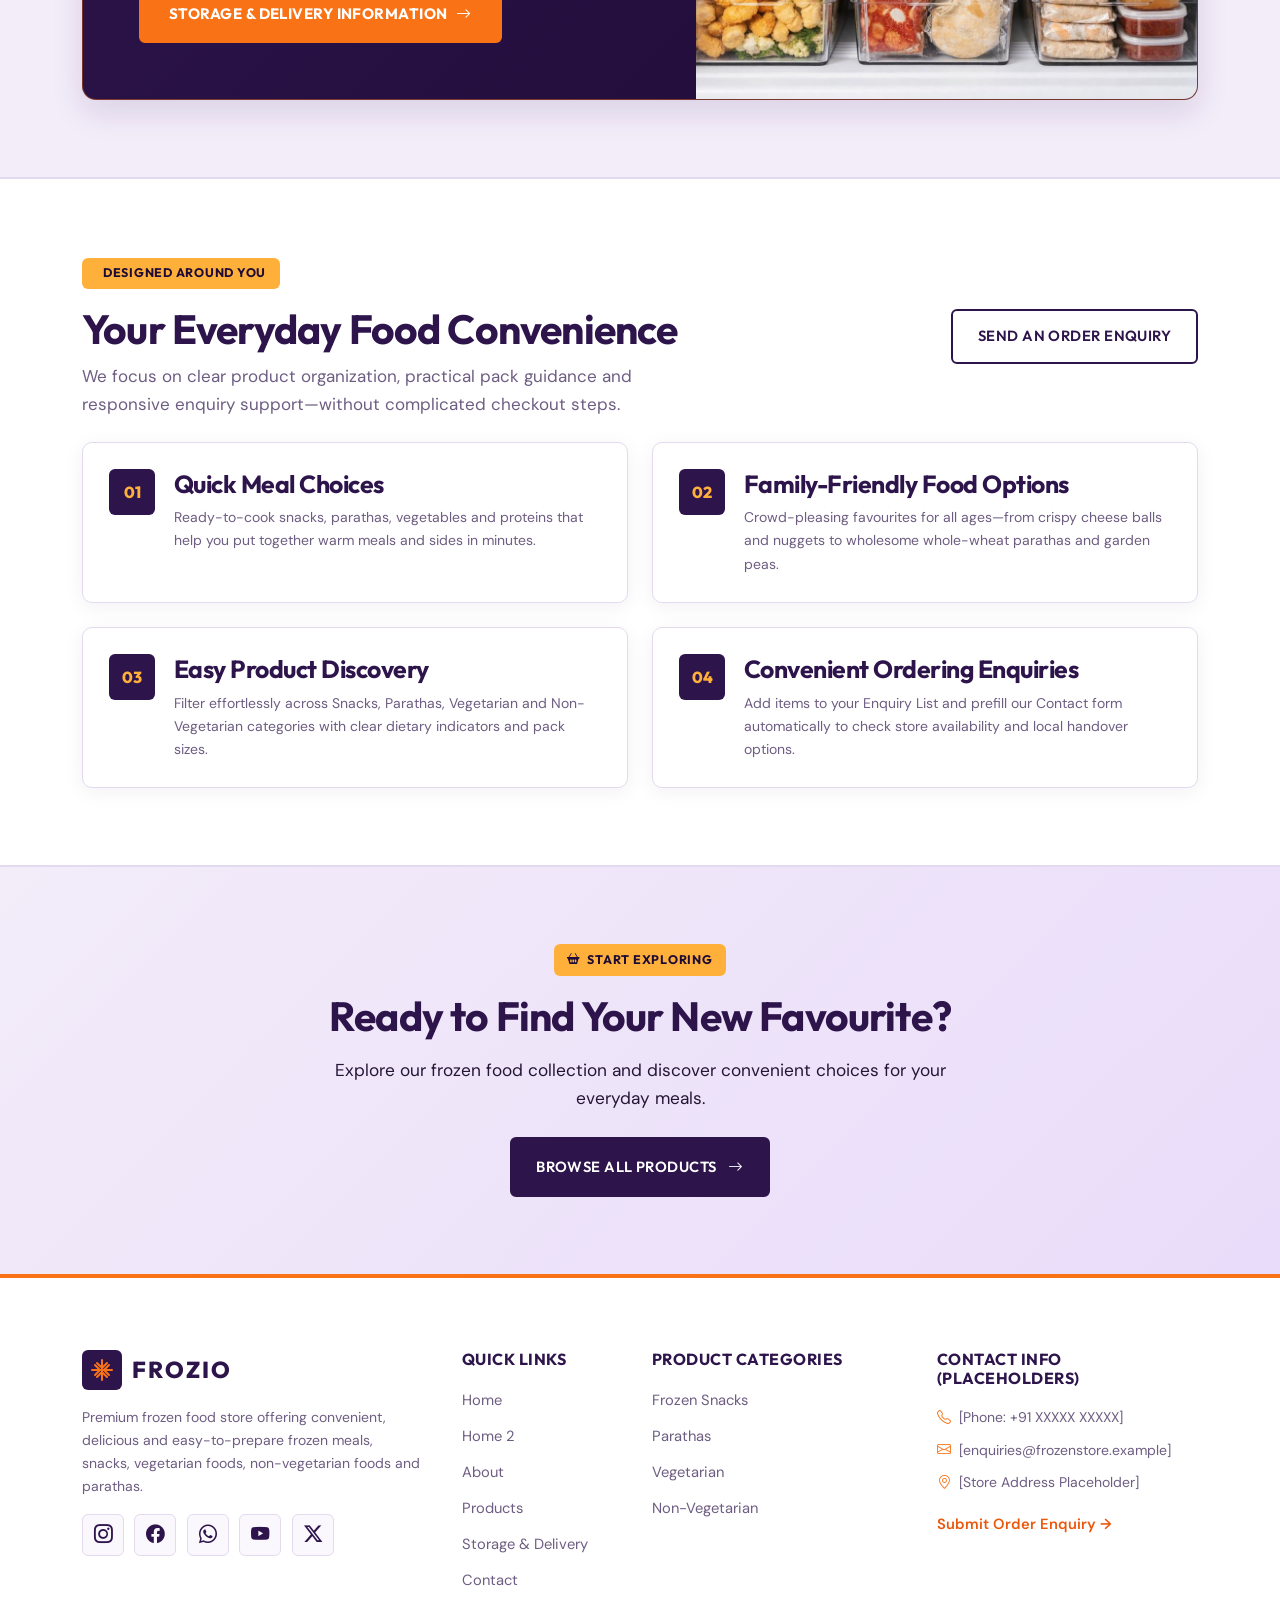
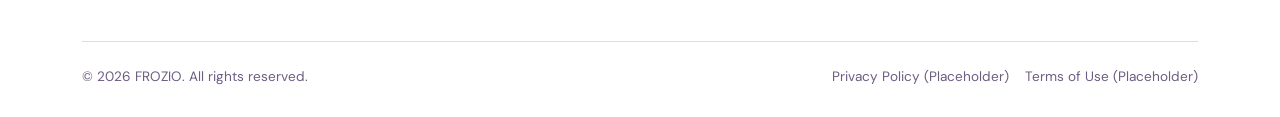
<file: home-2.html>
<!DOCTYPE html>
<html lang="en">
<head>
  <meta charset="UTF-8">
  <meta name="viewport" content="width=device-width, initial-scale=1.0">
  <title>Home 2 | FROZIO</title>
  <link rel="icon" type="image/svg+xml" href="assets/images/favicon.svg">
  <meta name="description" content="Good Food. Less Prep. More Time. Discover delicious frozen snacks, flavour-packed parathas and convenient ready-to-cook favourites designed to make everyday meals easier.">
  <meta property="og:title" content="Home 2 | FROZIO">
  <meta property="og:description" content="Your Favourite Meals, Ready When You Are. Explore our premium frozen food collection.">
  <meta property="og:type" content="website">
  <meta property="og:image" content="assets/images/veg-paratha.webp">

  <!-- Google Fonts: Outfit (Headings) & DM Sans (Body) -->
  <link rel="preconnect" href="https://fonts.googleapis.com">
  <link rel="preconnect" href="https://fonts.gstatic.com" crossorigin>
  <link href="https://fonts.googleapis.com/css2?family=DM+Sans:ital,opsz,wght@0,9..40,400;0,9..40,500;0,9..40,600;0,9..40,700;1,9..40,400&family=Outfit:wght@600;700;800&display=swap" rel="stylesheet">

  <!-- Bootstrap 5 CSS & Bootstrap Icons CDN -->
  <link href="https://cdn.jsdelivr.net/npm/bootstrap@5.3.3/dist/css/bootstrap.min.css" rel="stylesheet">
  <link href="https://cdn.jsdelivr.net/npm/bootstrap-icons@1.11.3/font/bootstrap-icons.min.css" rel="stylesheet">

  <!-- Global & Home 2 Dedicated Stylesheets -->
  <link rel="stylesheet" href="assets/css/style.css">
  <link rel="stylesheet" href="assets/css/home-2.css">
</head>
<body>
  <a href="#main-content" class="skip-link">Skip to main content</a>

  <!-- ========================================================================
       SECTION 10 – STICKY GLASS HEADER & NAVIGATION
       ======================================================================== -->
  <header class="site-header header-home2" role="banner">
    <div class="container">
      <div class="header-inner">
        <!-- LEFT: Brand Logo & Wordmark -->
        <a href="index.html" class="brand-logo" aria-label="FROZIO Home">
          <span class="brand-logo-mark" aria-hidden="true">
            <svg width="24" height="24" viewBox="0 0 24 24" fill="none" stroke="currentColor" stroke-width="2" stroke-linecap="round" stroke-linejoin="round">
              <path d="M12 2v20M17 5l-5 5-5-5M17 19l-5-5-5 5M2 12h20M5 7l5 5-5 5M19 7l-5 5 5 5"/>
            </svg>
          </span>
          <span class="brand-logo-text">
            <span class="brand-logo-title">FROZIO</span>
          </span>
        </a>

        <!-- CENTER: Desktop Navigation (Home, Home 2, Products, Storage & Delivery, Contact) -->
        <nav class="desktop-nav" aria-label="Primary Navigation">
          <ul class="nav-list">
            <li><a href="index.html" class="nav-link-item">Home</a></li>
            <li><a href="home-2.html" class="nav-link-item active" aria-current="page">Home 2</a></li>
            <li><a href="about.html" class="nav-link-item">About</a></li>
            <li><a href="products.html" class="nav-link-item">Products</a></li>
            <li><a href="storage-delivery.html" class="nav-link-item">Storage &amp; Delivery</a></li>
            <li><a href="contact.html" class="nav-link-item">Contact</a></li>
          </ul>
        </nav>

        <!-- RIGHT: Search, RTL Toggle, Theme Toggle, Enquiry Cart & Mobile Hamburger -->
        <div class="header-actions">
          <button type="button" class="icon-action-btn" id="headerSearchToggleBtn" aria-expanded="false" aria-controls="headerSearchBar" aria-label="Toggle product search" title="Search Products">
            <i class="bi bi-search"></i>
          </button>

          <button type="button" class="icon-action-btn" id="rtlToggleBtn" data-toggle-rtl aria-pressed="false" aria-label="Toggle RTL or LTR layout direction" title="Toggle RTL / LTR">
            <svg class="rtl-toggle-icon" width="19" height="19" viewBox="0 0 24 24" fill="none" stroke="currentColor" stroke-width="2" stroke-linecap="round" stroke-linejoin="round" aria-hidden="true">
              <path d="M4 7h16"/>
              <path d="M16 3.5 20 7l-4 3.5"/>
              <path d="M20 17H4"/>
              <path d="M8 13.5 4 17l4 3.5"/>
            </svg>
          </button>

          <button type="button" class="icon-action-btn" id="themeToggleBtn" data-toggle-theme aria-pressed="false" aria-label="Toggle dark or light theme" title="Toggle Dark / Light Mode">
            <i class="bi bi-moon-stars"></i>
          </button>

          <button type="button" class="icon-action-btn" data-open-cart aria-label="Open Enquiry Cart" title="Enquiry Cart">
            <i class="bi bi-bag-check"></i>
            <span class="cart-count-badge" id="cartCountBadge">0</span>
          </button>

          <a href="contact.html" class="btn-brand-primary header-cta-desktop">Order Enquiry</a>

          <button type="button" class="hamburger-btn" id="mobileMenuOpenBtn" aria-expanded="false" aria-controls="mobileNavDrawer" aria-label="Open navigation menu">
            <i class="bi bi-list"></i>
          </button>
        </div>
      </div>
    </div>

    <!-- Collapsible Search Bar -->
    <div class="header-search-bar" id="headerSearchBar">
      <div class="container">
        <form class="header-search-form" id="headerSearchForm" role="search">
          <label for="headerSearchInput" class="visually-hidden">Search frozen food products</label>
          <input type="search" id="headerSearchInput" class="header-search-input" placeholder="Search samosas, parathas, green peas, chicken nuggets...">
          <button type="submit" class="btn-brand-primary py-2 px-3">Search</button>
        </form>
      </div>
    </div>
  </header>

  <!-- Shared Backdrop -->
  <div class="mobile-nav-backdrop" id="sharedOverlayBackdrop"></div>

  <!-- Mobile Navigation Drawer -->
  <aside class="mobile-nav-drawer" id="mobileNavDrawer" aria-hidden="true" aria-label="Mobile Navigation">
    <div class="mobile-drawer-header">
      <span class="fw-bold" style="font-family: var(--font-heading); color: var(--navy-primary);">STORE NAVIGATION</span>
      <button type="button" class="drawer-close-btn" id="mobileMenuCloseBtn" aria-label="Close navigation menu">
        <i class="bi bi-x-lg"></i>
      </button>
    </div>

    <div class="mobile-drawer-body">
      <ul class="mobile-nav-links">
        <li><a href="index.html" class="nav-link-item">Home</a></li>
        <li><a href="home-2.html" class="nav-link-item active" aria-current="page">Home 2</a></li>
        <li><a href="about.html" class="nav-link-item">About</a></li>
        <li><a href="products.html" class="nav-link-item">Products</a></li>
        <li><a href="storage-delivery.html" class="nav-link-item">Storage &amp; Delivery</a></li>
        <li><a href="contact.html" class="nav-link-item">Contact</a></li>
      </ul>

      <div class="mobile-drawer-controls">
        <div class="mobile-drawer-icon-row">
          <button type="button" class="icon-action-btn" id="drawerSearchToggleBtn" data-toggle-drawer-search aria-expanded="false" aria-controls="mobileDrawerSearchBar" aria-label="Toggle product search" title="Search Products">
            <i class="bi bi-search"></i>
          </button>

          <button type="button" class="icon-action-btn" data-toggle-rtl aria-pressed="false" aria-label="Toggle RTL or LTR layout direction" title="Toggle RTL / LTR">
            <svg class="rtl-toggle-icon" width="19" height="19" viewBox="0 0 24 24" fill="none" stroke="currentColor" stroke-width="2" stroke-linecap="round" stroke-linejoin="round" aria-hidden="true">
              <path d="M4 7h16"/>
              <path d="M16 3.5 20 7l-4 3.5"/>
              <path d="M20 17H4"/>
              <path d="M8 13.5 4 17l4 3.5"/>
            </svg>
          </button>
        </div>

        <div class="mobile-drawer-search-bar" id="mobileDrawerSearchBar">
          <form class="mobile-drawer-search-form" data-drawer-search-form role="search">
            <input type="search" class="mobile-drawer-search-input" placeholder="Search frozen foods..." aria-label="Search frozen food products">
            <button type="submit" class="btn-brand-primary py-2 px-3" aria-label="Submit search"><i class="bi bi-search"></i></button>
          </form>
        </div>

        <div class="mobile-drawer-icon-row">
          <button type="button" class="icon-action-btn" data-toggle-theme aria-pressed="false" aria-label="Toggle dark or light theme" title="Toggle Dark / Light Mode">
            <i class="bi bi-moon-stars"></i>
          </button>

          <button type="button" class="icon-action-btn" data-open-cart aria-label="Open Enquiry Cart" title="Enquiry Cart">
            <i class="bi bi-bag-check"></i>
            <span class="cart-count-badge">0</span>
          </button>
        </div>

        <div class="mobile-drawer-cta-wrap">
          <a href="contact.html" class="btn-brand-primary mobile-drawer-cta">Order Enquiry</a>
        </div>
      </div>
    </div>
  </aside>

  <!-- Enquiry Cart Slide-Over Drawer -->
  <aside class="enquiry-cart-drawer" id="enquiryCartDrawer" aria-hidden="true" aria-label="Product Enquiry List">
    <div class="cart-drawer-header">
      <div class="d-flex align-items-center gap-2">
        <i class="bi bi-bag-check-fill" style="color: var(--mint-secondary); font-size: 1.2rem;"></i>
        <h3>Product Enquiry List</h3>
      </div>
      <button type="button" class="drawer-close-btn" id="enquiryCartCloseBtn" aria-label="Close enquiry cart">
        <i class="bi bi-x-lg"></i>
      </button>
    </div>
    <div class="cart-drawer-body" id="enquiryCartBody"></div>
    <div class="cart-drawer-footer">
      <div class="cart-summary-line">
        <span class="text-muted small">Selected Quantity:</span>
        <strong id="enquiryCartCount">0 Packs</strong>
      </div>
      <div class="cart-summary-line mb-2">
        <span class="text-muted small">Estimated Sample Total:</span>
        <strong id="enquiryCartTotal" style="font-size: 1.15rem; color: var(--navy-primary);">₹0</strong>
      </div>
      <p class="small text-muted mb-3" style="font-size: 0.75rem;">*Sample prices are for demonstration only. Submit an enquiry to confirm current store availability.</p>
      <div class="d-grid gap-2">
        <a href="contact.html?prefill=cart" id="sendEnquiryCartBtn" class="btn-brand-primary">SEND PRODUCT ENQUIRY</a>
        <button type="button" id="clearEnquiryCartBtn" class="btn-brand-secondary py-2" style="font-size: 0.8rem;">Clear Enquiry List</button>
      </div>
    </div>
  </aside>

  <main id="main-content">
    <!-- ======================================================================
         SECTION 2 – PREMIUM HERO SECTION (MAIN PRIORITY)
         ====================================================================== -->
    <section class="h2-hero-section" aria-labelledby="h2-hero-title">
      <!-- Animated Ambient Orbs -->
      <div class="h2-hero-orb h2-hero-orb-mint" aria-hidden="true"></div>
      <div class="h2-hero-orb h2-hero-orb-lime" aria-hidden="true"></div>

      <div class="container">
        <div class="h2-hero-grid">
          <!-- Left Column: Oversized Editorial Heading, Description, CTAs & 3 Highlights -->
          <div class="h2-hero-copy">
            <div class="h2-hero-label">
              <span class="h2-hero-label-dot" aria-hidden="true"></span>
              <span>PREMIUM FROZEN FOOD COLLECTION</span>
            </div>

            <h1 id="h2-hero-title" class="h2-hero-heading">
              Your Favourite Meals, <span class="text-mint-accent">Ready When</span> <span class="text-lime-underline">You Are.</span>
            </h1>

            <p class="h2-hero-description">
              Discover delicious frozen snacks, flavour-packed parathas and convenient ready-to-cook favourites designed to make everyday meals easier.
            </p>

            <div class="h2-hero-cta-row">
              <a href="products.html" class="btn-h2-primary">
                Explore Products <i class="bi bi-arrow-right"></i>
              </a>
              <a href="#signature-collection" class="btn-h2-secondary">
                Discover Our Collection
              </a>
            </div>

            <!-- Three Small Highlights -->
            <div class="h2-hero-highlights" role="list" aria-label="Collection Highlights">
              <div class="h2-highlight-chip" role="listitem">
                <i class="bi bi-clock-history" aria-hidden="true"></i>
                <span>Easy Meal Preparation</span>
              </div>
              <div class="h2-highlight-chip" role="listitem">
                <i class="bi bi-grid-1x2-fill" aria-hidden="true"></i>
                <span>Convenient Food Choices</span>
              </div>
              <div class="h2-highlight-chip" role="listitem">
                <i class="bi bi-stars" aria-hidden="true"></i>
                <span>Everyday Favourites</span>
              </div>
            </div>
          </div>

          <!-- Aligned Hero Card Container -->
          <div class="h2-hero-stage">
            <div class="h2-hero-cards-row">
              <!-- Food Category Card 1 -->
              <a href="products.html?category=Snacks" class="h2-floating-cat-card">
                <span class="h2-floating-cat-thumb">
                  <img src="assets/images/cheese-balls.webp" alt="Crispy Snacks" width="84" height="84">
                </span>
                <span class="h2-floating-cat-meta">
                  <strong>Crispy Snacks</strong>
                  <span>Ready to Fry &amp; Air-Fry &rarr;</span>
                </span>
              </a>

              <!-- Food Category Card 2 -->
              <a href="products.html?category=Parathas" class="h2-floating-cat-card">
                <span class="h2-floating-cat-thumb">
                  <img src="assets/images/wheat-paratha.webp" alt="Layered Parathas" width="84" height="84">
                </span>
                <span class="h2-floating-cat-meta">
                  <strong>Flaky Parathas</strong>
                  <span>Pan-Heat in Minutes &rarr;</span>
                </span>
              </a>
            </div>

            <!-- Glassmorphism Information Card -->
            <div class="h2-glass-info-card">
              <div class="d-flex align-items-center gap-3">
                <span class="d-inline-flex align-items-center justify-content-center rounded" style="width: 42px; height: 42px; background-color: rgba(249, 115, 22, 0.25); color: var(--lime-accent); font-size: 1.25rem;">
                  <i class="bi bi-thermometer-snow"></i>
                </span>
                <div class="h2-glass-info-text">
                  <strong>Locked-In Freshness &amp; Convenience</strong>
                  <span>Snacks, Parathas, Vegetarian &amp; Non-Vegetarian Range</span>
                </div>
              </div>
              <a href="products.html" class="btn-brand-mint py-2 px-3" style="font-size: 0.78rem;">Browse</a>
            </div>
          </div>
        </div>
      </div>
    </section>

    <!-- ======================================================================
         SECTION 3 – PREMIUM QUICK PICKS SECTION
         ====================================================================== -->
    <section class="section-block section-bg-ice reveal-on-scroll" aria-labelledby="h2-quick-picks-heading">
      <div class="container">
        <div class="section-header-split">
          <div>
            <span class="eyebrow-badge"><i class="bi bi-lightning-charge-fill"></i> Curated Categories</span>
            <h2 id="h2-quick-picks-heading" class="mb-2">Good Food, Ready in Minutes</h2>
            <p class="mb-0" style="max-width: 620px;">
              Explore our four core frozen food collections crafted to bring effortless variety to your kitchen table.
            </p>
          </div>
          <a href="products.html" class="btn-brand-secondary">View Complete Catalogue</a>
        </div>

        <div class="h2-quick-picks-grid" data-h2-stagger>
          <!-- Card 1: Crispy Snacks -->
          <article class="h2-quick-card">
            <div class="h2-quick-card-media">
              <img src="assets/images/frozen-snacks.webp" alt="Crispy Snacks collection featuring golden nuggets, strips and samosas" loading="lazy" width="600" height="450">
              <span class="h2-quick-card-badge">Quick Bites</span>
            </div>
            <div class="h2-quick-card-body">
              <div>
                <h3 class="h2-quick-card-title">Crispy Snacks</h3>
                <p class="h2-quick-card-desc">
                  Golden samosas, crunchy spring rolls, cheese balls, chicken nuggets and seasoned wedges for tea-time and gatherings.
                </p>
              </div>
              <a href="products.html?category=Snacks" class="h2-explore-link">
                Explore Category <i class="bi bi-arrow-right"></i>
              </a>
            </div>
          </article>

          <!-- Card 2: Delicious Parathas -->
          <article class="h2-quick-card">
            <div class="h2-quick-card-media">
              <img src="assets/images/plain-paratha.webp" alt="Delicious Parathas stacked on a ceramic plate" loading="lazy" width="600" height="450">
              <span class="h2-quick-card-badge">Tawa Ready</span>
            </div>
            <div class="h2-quick-card-body">
              <div>
                <h3 class="h2-quick-card-title">Delicious Parathas</h3>
                <p class="h2-quick-card-desc">
                  Flaky ribbon-layered Malabar parottas, hearty stuffed Aloo parathas and wholesome everyday whole wheat flatbreads.
                </p>
              </div>
              <a href="products.html?category=Parathas" class="h2-explore-link">
                Explore Category <i class="bi bi-arrow-right"></i>
              </a>
            </div>
          </article>

          <!-- Card 3: Vegetarian Favourites -->
          <article class="h2-quick-card">
            <div class="h2-quick-card-media">
              <img src="assets/images/frozen-vegetables.webp" alt="Vegetarian Favourites featuring flash-frozen broccoli, peas, sweet corn and carrots" loading="lazy" width="600" height="450">
              <span class="h2-quick-card-badge">Pre-Prepped Veg</span>
            </div>
            <div class="h2-quick-card-body">
              <div>
                <h3 class="h2-quick-card-title">Vegetarian Favourites</h3>
                <p class="h2-quick-card-desc">
                  Tender green peas, sweet corn kernels, mixed garden vegetables, broccoli florets and spiced vegetable cutlets.
                </p>
              </div>
              <a href="products.html?category=Vegetarian" class="h2-explore-link">
                Explore Category <i class="bi bi-arrow-right"></i>
              </a>
            </div>
          </article>

          <!-- Card 4: Non-Vegetarian Picks -->
          <article class="h2-quick-card">
            <div class="h2-quick-card-media">
              <img src="assets/images/frozen-nonveg.webp" alt="Non-Vegetarian Picks featuring ready-to-cook chicken seekh and shami kebabs" loading="lazy" width="600" height="450">
              <span class="h2-quick-card-badge">Protein Picks</span>
            </div>
            <div class="h2-quick-card-body">
              <div>
                <h3 class="h2-quick-card-title">Non-Vegetarian Picks</h3>
                <p class="h2-quick-card-desc">
                  Spiced chicken seekh kebabs, crispy breast strips, breakfast sausages, boneless fish fillets and cleaned prawns.
                </p>
              </div>
              <a href="products.html?category=Non-Vegetarian" class="h2-explore-link">
                Explore Category <i class="bi bi-arrow-right"></i>
              </a>
            </div>
          </article>
        </div>
      </div>
    </section>

    <!-- ======================================================================
         SECTION 4 – SIGNATURE COLLECTION SECTION
         ====================================================================== -->
    <section id="signature-collection" class="section-block section-bg-mint reveal-on-scroll" aria-labelledby="h2-signature-heading">
      <div class="container">
        <div class="section-header text-center mx-auto" style="max-width: 680px;">
          <span class="eyebrow-badge"><i class="bi bi-award-fill"></i> Signature Collection</span>
          <h2 id="h2-signature-heading">Made for Your Everyday Cravings</h2>
          <p class="mb-0">
            Explore six signature frozen favourites loved for their effortless preparation and satisfying taste.
          </p>
        </div>

        <div class="h2-signature-grid" data-h2-stagger>
          <!-- 1. Vegetable Samosa -->
          <article class="h2-signature-card">
            <div class="h2-signature-media">
              <img src="assets/images/frozen-samosa.webp" alt="Vegetable Samosa served with mint chutney" loading="lazy" width="600" height="420">
              <span class="h2-signature-cat-pill">Snacks</span>
            </div>
            <div class="h2-signature-body">
              <div>
                <h3 class="h2-signature-title">Vegetable Samosa</h3>
                <p class="h2-signature-desc">
                  Crisp golden pastry triangles filled with seasoned potatoes, green peas and aromatic herbs—ready for frying or air-frying.
                </p>
              </div>
              <a href="products.html?category=Snacks" class="btn-brand-primary w-100">
                View Product <i class="bi bi-arrow-right"></i>
              </a>
            </div>
          </article>

          <!-- 2. Chicken Nuggets -->
          <article class="h2-signature-card">
            <div class="h2-signature-media">
              <img src="assets/images/chicken-nuggets.webp" alt="Golden breaded Chicken Nuggets with dipping sauce" loading="lazy" width="600" height="420">
              <span class="h2-signature-cat-pill">Snacks</span>
            </div>
            <div class="h2-signature-body">
              <div>
                <h3 class="h2-signature-title">Chicken Nuggets</h3>
                <p class="h2-signature-desc">
                  Juicy bite-sized chicken coated in a light, golden crumb batter that cooks up crisp on the outside and tender inside.
                </p>
              </div>
              <a href="products.html?category=Snacks" class="btn-brand-primary w-100">
                View Product <i class="bi bi-arrow-right"></i>
              </a>
            </div>
          </article>

          <!-- 3. Aloo Paratha -->
          <article class="h2-signature-card">
            <div class="h2-signature-media">
              <img src="assets/images/aloo-paratha.webp" alt="Stuffed Aloo Paratha showing seasoned potato filling" loading="lazy" width="600" height="420">
              <span class="h2-signature-cat-pill">Parathas</span>
            </div>
            <div class="h2-signature-body">
              <div>
                <h3 class="h2-signature-title">Aloo Paratha</h3>
                <p class="h2-signature-desc">
                  Homestyle flatbreads generously filled with spiced mashed potatoes and coriander—warm on a tawa in minutes.
                </p>
              </div>
              <a href="products.html?category=Parathas" class="btn-brand-primary w-100">
                View Product <i class="bi bi-arrow-right"></i>
              </a>
            </div>
          </article>

          <!-- 4. Malabar Paratha -->
          <article class="h2-signature-card">
            <div class="h2-signature-media">
              <img src="assets/images/malabar-paratha.webp" alt="Flaky spiral-layered Malabar Paratha" loading="lazy" width="600" height="420">
              <span class="h2-signature-cat-pill">Parathas</span>
            </div>
            <div class="h2-signature-body">
              <div>
                <h3 class="h2-signature-title">Malabar Paratha</h3>
                <p class="h2-signature-desc">
                  Delicate, multi-layered South Indian parottas that puff into soft, flaky spirals to pair with your favourite curries.
                </p>
              </div>
              <a href="products.html?category=Parathas" class="btn-brand-primary w-100">
                View Product <i class="bi bi-arrow-right"></i>
              </a>
            </div>
          </article>

          <!-- 5. Vegetable Spring Rolls -->
          <article class="h2-signature-card">
            <div class="h2-signature-media">
              <img src="assets/images/spring-rolls.webp" alt="Crispy Vegetable Spring Rolls on slate platter" loading="lazy" width="600" height="420">
              <span class="h2-signature-cat-pill">Snacks</span>
            </div>
            <div class="h2-signature-body">
              <div>
                <h3 class="h2-signature-title">Vegetable Spring Rolls</h3>
                <p class="h2-signature-desc">
                  Thin, extra-crunchy pastry rolls packed with julienned vegetables and savoury seasoning for effortless entertaining.
                </p>
              </div>
              <a href="products.html?category=Snacks" class="btn-brand-primary w-100">
                View Product <i class="bi bi-arrow-right"></i>
              </a>
            </div>
          </article>

          <!-- 6. Chicken Kebabs -->
          <article class="h2-signature-card">
            <div class="h2-signature-media">
              <img src="assets/images/chicken-kebab.webp" alt="Grilled spiced Chicken Kebabs with fresh herbs and lime" loading="lazy" width="600" height="420">
              <span class="h2-signature-cat-pill">Non-Vegetarian</span>
            </div>
            <div class="h2-signature-body">
              <div>
                <h3 class="h2-signature-title">Chicken Kebabs</h3>
                <p class="h2-signature-desc">
                  Succulent seasoned chicken kebabs blended with aromatic spices and herbs—ready to pan-sear, grill or bake at home.
                </p>
              </div>
              <a href="products.html?category=Non-Vegetarian" class="btn-brand-primary w-100">
                View Product <i class="bi bi-arrow-right"></i>
              </a>
            </div>
          </article>
        </div>
      </div>
    </section>

    <!-- ======================================================================
         SECTION 5 – WHY CHOOSE US SECTION
         ====================================================================== -->
    <section class="section-block section-bg-white reveal-on-scroll" aria-labelledby="h2-why-heading">
      <div class="container">
        <div class="section-header text-center mx-auto" style="max-width: 660px;">
          <span class="eyebrow-badge"><i class="bi bi-check2-circle"></i> The Frozen Advantage</span>
          <h2 id="h2-why-heading">Convenience Meets Great Taste</h2>
          <p class="mb-0">
            Designed around modern routines so you can spend less time prepping ingredients and more time enjoying meals.
          </p>
        </div>

        <div class="h2-why-grid" data-h2-stagger>
          <!-- Block 1 -->
          <div class="h2-why-card">
            <div class="h2-why-icon-wrap" aria-hidden="true">
              <i class="bi bi-stopwatch"></i>
            </div>
            <h3>Convenient Meal Preparation</h3>
            <p class="small mb-0">
              Skip washing, chopping and dough kneading—take products straight from the freezer to your tawa, pan or air-fryer.
            </p>
          </div>

          <!-- Block 2 -->
          <div class="h2-why-card">
            <div class="h2-why-icon-wrap" aria-hidden="true">
              <i class="bi bi-grid-3x3-gap"></i>
            </div>
            <h3>A Variety of Food Choices</h3>
            <p class="small mb-0">
              Explore a balanced assortment of crispy snacks, flaky parathas, flash-frozen vegetables and non-vegetarian favourites.
            </p>
          </div>

          <!-- Block 3 -->
          <div class="h2-why-card">
            <div class="h2-why-icon-wrap" aria-hidden="true">
              <i class="bi bi-snow2"></i>
            </div>
            <h3>Easy Storage at Home</h3>
            <p class="small mb-0">
              Compact, stackable retail packs that fit neatly into home freezer drawers so you always have backup meals on hand.
            </p>
          </div>

          <!-- Block 4 -->
          <div class="h2-why-card">
            <div class="h2-why-icon-wrap" aria-hidden="true">
              <i class="bi bi-bag-check"></i>
            </div>
            <h3>Simple Ordering Experience</h3>
            <p class="small mb-0">
              Build your product enquiry list online and connect with our store team to confirm availability and handover options.
            </p>
          </div>
        </div>
      </div>
    </section>

    <!-- ======================================================================
         SECTION 6 – LIFESTYLE / FOOD EXPERIENCE SECTION (SPLIT LAYOUT)
         ====================================================================== -->
    <section class="section-block section-bg-ice reveal-on-scroll" aria-labelledby="h2-lifestyle-heading">
      <div class="container">
        <div class="h2-lifestyle-split">
          <!-- Left: Large Kitchen Preparation Image -->
          <div class="h2-lifestyle-media-frame">
            <img src="assets/images/kitchen-samosa-prep.jpg" alt="Crispy golden samosas sizzling in a frying pan during quick kitchen preparation" loading="lazy" width="1280" height="850">
            <span class="h2-lifestyle-tag"><i class="bi bi-fire me-1"></i> Modern Kitchen Convenience</span>
          </div>

          <!-- Right: Heading, Description & CTA -->
          <div>
            <span class="eyebrow-badge-mint">Everyday Culinary Ease</span>
            <h2 id="h2-lifestyle-heading" class="mb-3">Less Preparation. More Enjoyment.</h2>
            <p class="mb-4">
              Make everyday cooking more convenient with a collection of frozen favourites that fit your busy lifestyle. Whether it is a quick breakfast before work, an after-school snack plate or a relaxed family dinner, our ready-to-cook range helps you serve warm, satisfying food without kitchen stress.
            </p>

            <div class="row g-3 mb-4">
              <div class="col-sm-6">
                <div class="p-3 bg-white rounded border">
                  <strong class="d-block mb-1" style="font-family: var(--font-heading); color: var(--navy-primary);">Busy Weekday Mornings</strong>
                  <span class="small text-muted">Warm flaky parathas on the tawa in just a few minutes.</span>
                </div>
              </div>
              <div class="col-sm-6">
                <div class="p-3 bg-white rounded border">
                  <strong class="d-block mb-1" style="font-family: var(--font-heading); color: var(--navy-primary);">Evening Tea &amp; Hosting</strong>
                  <span class="small text-muted">Crisp samosas, spring rolls, cheese balls and kebabs on demand.</span>
                </div>
              </div>
            </div>

            <a href="products.html" class="btn-brand-primary">
              Explore Our Products <i class="bi bi-arrow-right"></i>
            </a>
          </div>
        </div>
      </div>
    </section>

    <!-- ======================================================================
         SECTION 7 – STORAGE & DELIVERY HIGHLIGHT BANNER
         ====================================================================== -->
    <section class="section-block section-bg-mint reveal-on-scroll" aria-labelledby="h2-storage-banner-heading">
      <div class="container">
        <div class="h2-storage-banner">
          <div class="h2-storage-banner-grid">
            <div class="h2-storage-banner-content">
              <span class="eyebrow-badge"><i class="bi bi-thermometer-snow"></i> Freezer Care &amp; Handover</span>
              <h2 id="h2-storage-banner-heading" class="mb-3">From Freezer to Your Table</h2>
              <p class="mb-4">
                Explore practical storage information and delivery guidance to make your frozen food experience convenient. Learn how to store packs properly, follow packaging instructions and submit order enquiries with ease.
              </p>
              <div>
                <a href="storage-delivery.html" class="btn-h2-primary">
                  Storage &amp; Delivery Information <i class="bi bi-arrow-right"></i>
                </a>
              </div>
            </div>

            <div class="h2-storage-banner-media">
              <img src="assets/images/freezer-storage.webp" alt="Organized home freezer stocked with neatly sealed frozen food containers and packs" loading="lazy" width="750" height="500">
            </div>
          </div>
        </div>
      </div>
    </section>

    <!-- ======================================================================
         SECTION 8 – CUSTOMER EXPERIENCE SECTION
         ====================================================================== -->
    <section class="section-block section-bg-white reveal-on-scroll" aria-labelledby="h2-customer-exp-heading">
      <div class="container">
        <div class="row align-items-center g-4 mb-4">
          <div class="col-lg-7">
            <span class="eyebrow-badge"><i class="bi bi-smile"></i> Designed Around You</span>
            <h2 id="h2-customer-exp-heading" class="mb-2">Your Everyday Food Convenience</h2>
            <p class="mb-0">
              We focus on clear product organization, practical pack guidance and responsive enquiry support—without complicated checkout steps.
            </p>
          </div>
          <div class="col-lg-5 text-lg-end">
            <a href="contact.html" class="btn-brand-secondary">Send an Order Enquiry</a>
          </div>
        </div>

        <div class="h2-experience-grid" data-h2-stagger>
          <!-- Highlight 1: Quick meal choices -->
          <div class="h2-experience-card">
            <span class="h2-experience-num">01</span>
            <div>
              <h3>Quick Meal Choices</h3>
              <p class="small mb-0">
                Ready-to-cook snacks, parathas, vegetables and proteins that help you put together warm meals and sides in minutes.
              </p>
            </div>
          </div>

          <!-- Highlight 2: Family-friendly food options -->
          <div class="h2-experience-card">
            <span class="h2-experience-num">02</span>
            <div>
              <h3>Family-Friendly Food Options</h3>
              <p class="small mb-0">
                Crowd-pleasing favourites for all ages—from crispy cheese balls and nuggets to wholesome whole-wheat parathas and garden peas.
              </p>
            </div>
          </div>

          <!-- Highlight 3: Easy product discovery -->
          <div class="h2-experience-card">
            <span class="h2-experience-num">03</span>
            <div>
              <h3>Easy Product Discovery</h3>
              <p class="small mb-0">
                Filter effortlessly across Snacks, Parathas, Vegetarian and Non-Vegetarian categories with clear dietary indicators and pack sizes.
              </p>
            </div>
          </div>

          <!-- Highlight 4: Convenient ordering enquiries -->
          <div class="h2-experience-card">
            <span class="h2-experience-num">04</span>
            <div>
              <h3>Convenient Ordering Enquiries</h3>
              <p class="small mb-0">
                Add items to your Enquiry List and prefill our Contact form automatically to check store availability and local handover options.
              </p>
            </div>
          </div>
        </div>
      </div>
    </section>

    <!-- ======================================================================
         SECTION 9 – FINAL CTA SECTION
         ====================================================================== -->
    <section class="h2-final-cta-section reveal-on-scroll" aria-labelledby="h2-final-cta-heading">
      <div class="container">
        <div class="mx-auto" style="max-width: 680px;">
          <span class="eyebrow-badge"><i class="bi bi-basket2-fill"></i> Start Exploring</span>
          <h2 id="h2-final-cta-heading" class="mb-3">Ready to Find Your New Favourite?</h2>
          <p class="mb-4" style="color: var(--text-main); font-size: 1.08rem;">
            Explore our frozen food collection and discover convenient choices for your everyday meals.
          </p>
          <a href="products.html" class="btn-brand-primary px-4 py-3">
            Browse All Products <i class="bi bi-arrow-right ms-1"></i>
          </a>
        </div>
      </div>
    </section>
  </main>

  <!-- ========================================================================
       SECTION 11 – GLOBAL FOOTER
       ======================================================================== -->
  <footer class="site-footer" role="contentinfo">
    <div class="container">
      <div class="row g-4">
        <!-- Brand Column + Social Icons -->
        <div class="col-lg-4 col-md-6">
          <a href="index.html" class="brand-logo mb-3">
            <span class="brand-logo-mark" aria-hidden="true">
              <svg width="24" height="24" viewBox="0 0 24 24" fill="none" stroke="currentColor" stroke-width="2" stroke-linecap="round" stroke-linejoin="round">
                <path d="M12 2v20M17 5l-5 5-5-5M17 19l-5-5-5 5M2 12h20M5 7l5 5-5 5M19 7l-5 5 5 5"/>
              </svg>
            </span>
            <span class="brand-logo-text">
              <span class="brand-logo-title">FROZIO</span>
            </span>
          </a>
          <p class="small mb-3" style="max-width: 340px;">
            Premium frozen food store offering convenient, delicious and easy-to-prepare frozen meals, snacks, vegetarian foods, non-vegetarian foods and parathas.
          </p>
          <div class="contact-social-links" aria-label="Social Media Links">
            <a href="https://instagram.com" target="_blank" rel="noopener noreferrer" class="social-icon-link" aria-label="Instagram" title="Instagram">
              <i class="bi bi-instagram"></i>
            </a>
            <a href="https://facebook.com" target="_blank" rel="noopener noreferrer" class="social-icon-link" aria-label="Facebook" title="Facebook">
              <i class="bi bi-facebook"></i>
            </a>
            <a href="https://wa.me/" target="_blank" rel="noopener noreferrer" class="social-icon-link" aria-label="WhatsApp" title="WhatsApp">
              <i class="bi bi-whatsapp"></i>
            </a>
            <a href="https://youtube.com" target="_blank" rel="noopener noreferrer" class="social-icon-link" aria-label="YouTube" title="YouTube">
              <i class="bi bi-youtube"></i>
            </a>
            <a href="https://x.com" target="_blank" rel="noopener noreferrer" class="social-icon-link" aria-label="X (Twitter)" title="X (Twitter)">
              <i class="bi bi-twitter-x"></i>
            </a>
          </div>
        </div>

        <!-- Quick Links -->
        <div class="col-lg-2 col-md-6 col-6">
          <h3 class="footer-title">Quick Links</h3>
          <ul class="footer-links">
            <li><a href="index.html">Home</a></li>
            <li><a href="home-2.html">Home 2</a></li>
            <li><a href="about.html">About</a></li>
            <li><a href="products.html">Products</a></li>
            <li><a href="storage-delivery.html">Storage &amp; Delivery</a></li>
            <li><a href="contact.html">Contact</a></li>
          </ul>
        </div>

        <!-- Product Categories -->
        <div class="col-lg-3 col-md-6 col-6">
          <h3 class="footer-title">Product Categories</h3>
          <ul class="footer-links">
            <li><a href="products.html?category=Snacks">Frozen Snacks</a></li>
            <li><a href="products.html?category=Parathas">Parathas</a></li>
            <li><a href="products.html?category=Vegetarian">Vegetarian</a></li>
            <li><a href="products.html?category=Non-Vegetarian">Non-Vegetarian</a></li>
          </ul>
        </div>

        <!-- Contact Placeholders -->
        <div class="col-lg-3 col-md-6">
          <h3 class="footer-title">Contact Info (Placeholders)</h3>
          <ul class="footer-links small">
            <li><i class="bi bi-telephone me-2" style="color: var(--mint-secondary);"></i>[Phone: +91 XXXXX XXXXX]</li>
            <li><i class="bi bi-envelope me-2" style="color: var(--mint-secondary);"></i>[enquiries@frozenstore.example]</li>
            <li><i class="bi bi-geo-alt me-2" style="color: var(--mint-secondary);"></i>[Store Address Placeholder]</li>
            <li class="mt-2"><a href="contact.html" class="footer-enquiry-link">Submit Order Enquiry &rarr;</a></li>
          </ul>
        </div>
      </div>

      <div class="footer-bottom">
        <div>&copy; 2026 FROZIO. All rights reserved.</div>
        <div class="d-flex gap-3">
          <a href="storage-delivery.html#faq-section">Privacy Policy (Placeholder)</a>
          <a href="storage-delivery.html#faq-section">Terms of Use (Placeholder)</a>
        </div>
      </div>
    </div>
  </footer>

  <!-- Back to Top Button -->
  <button type="button" class="back-to-top-btn" id="backToTopBtn" aria-label="Scroll back to top" title="Back to Top">
    <i class="bi bi-arrow-up" aria-hidden="true"></i>
  </button>

  <!-- Main & Home 2 Scripts -->
  <script src="assets/js/main.js"></script>
  <script src="assets/js/home-2.js"></script>
</body>
</html>
</file>
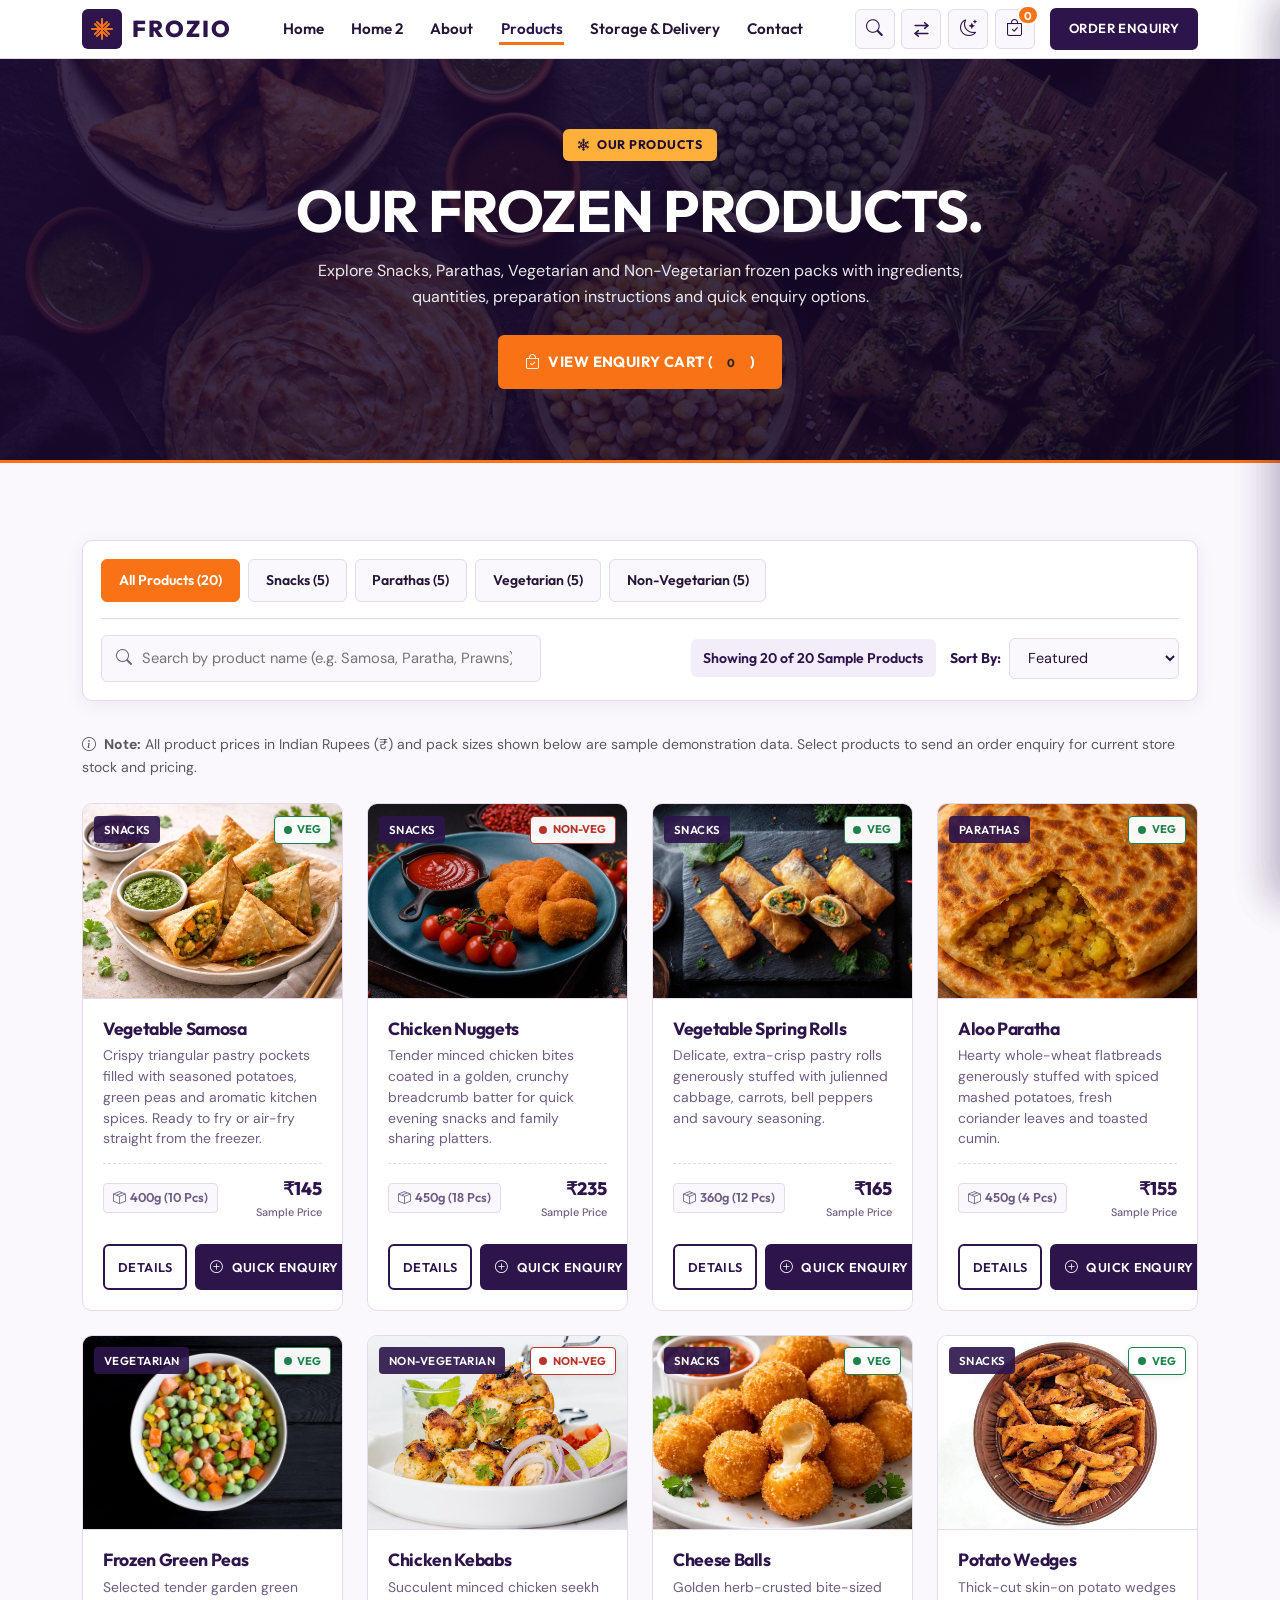
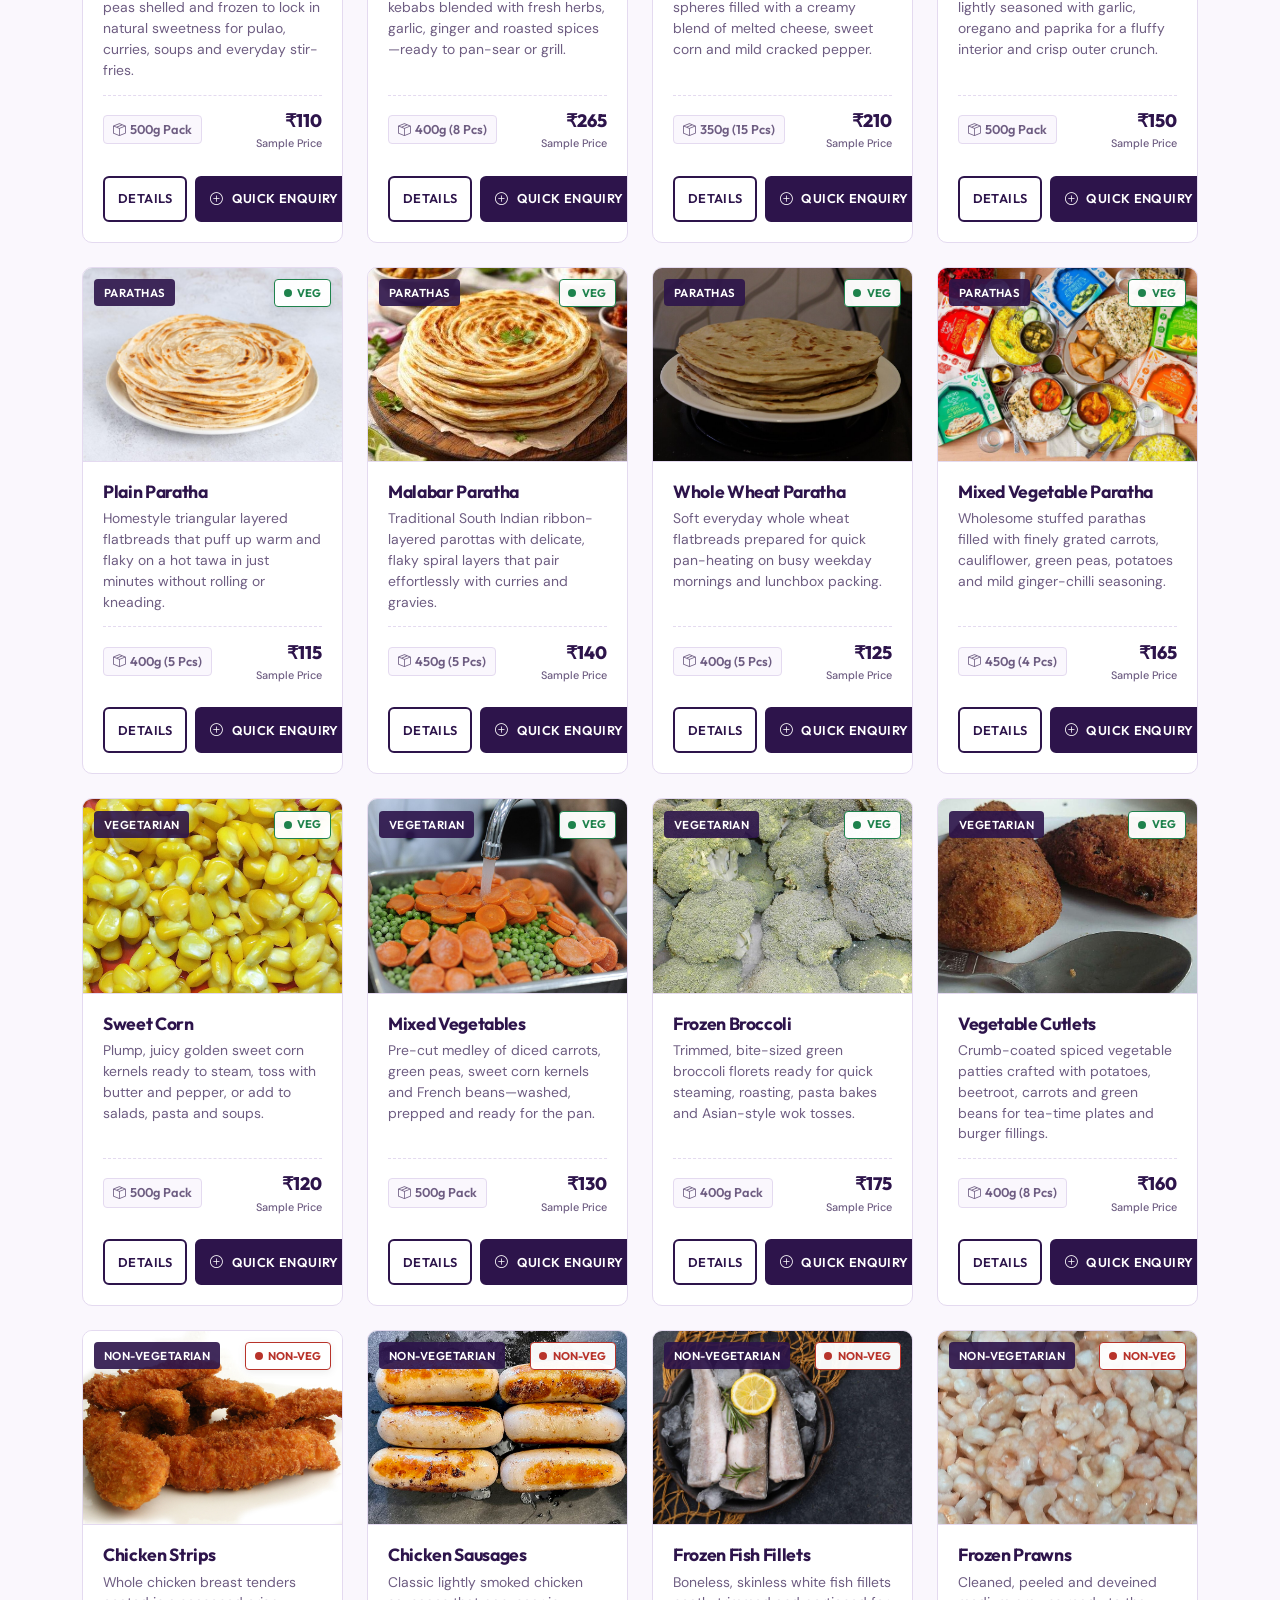
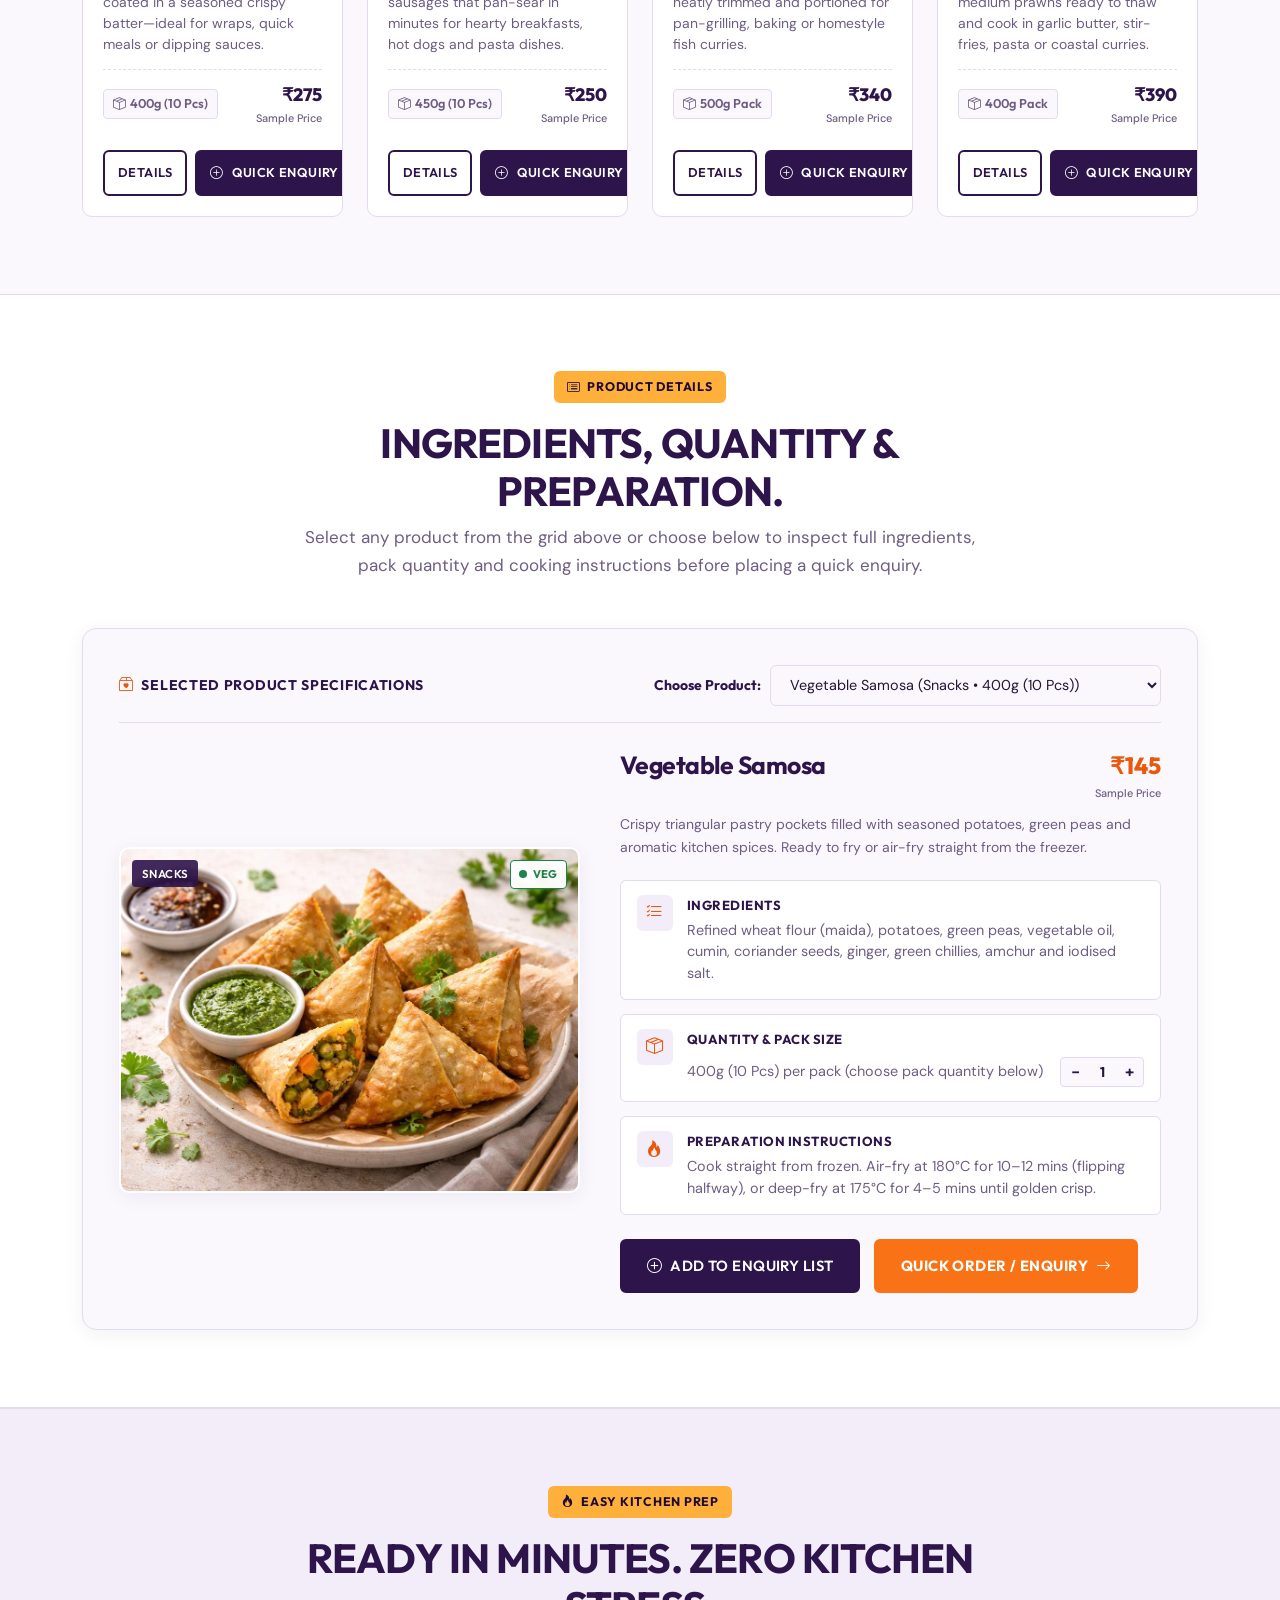
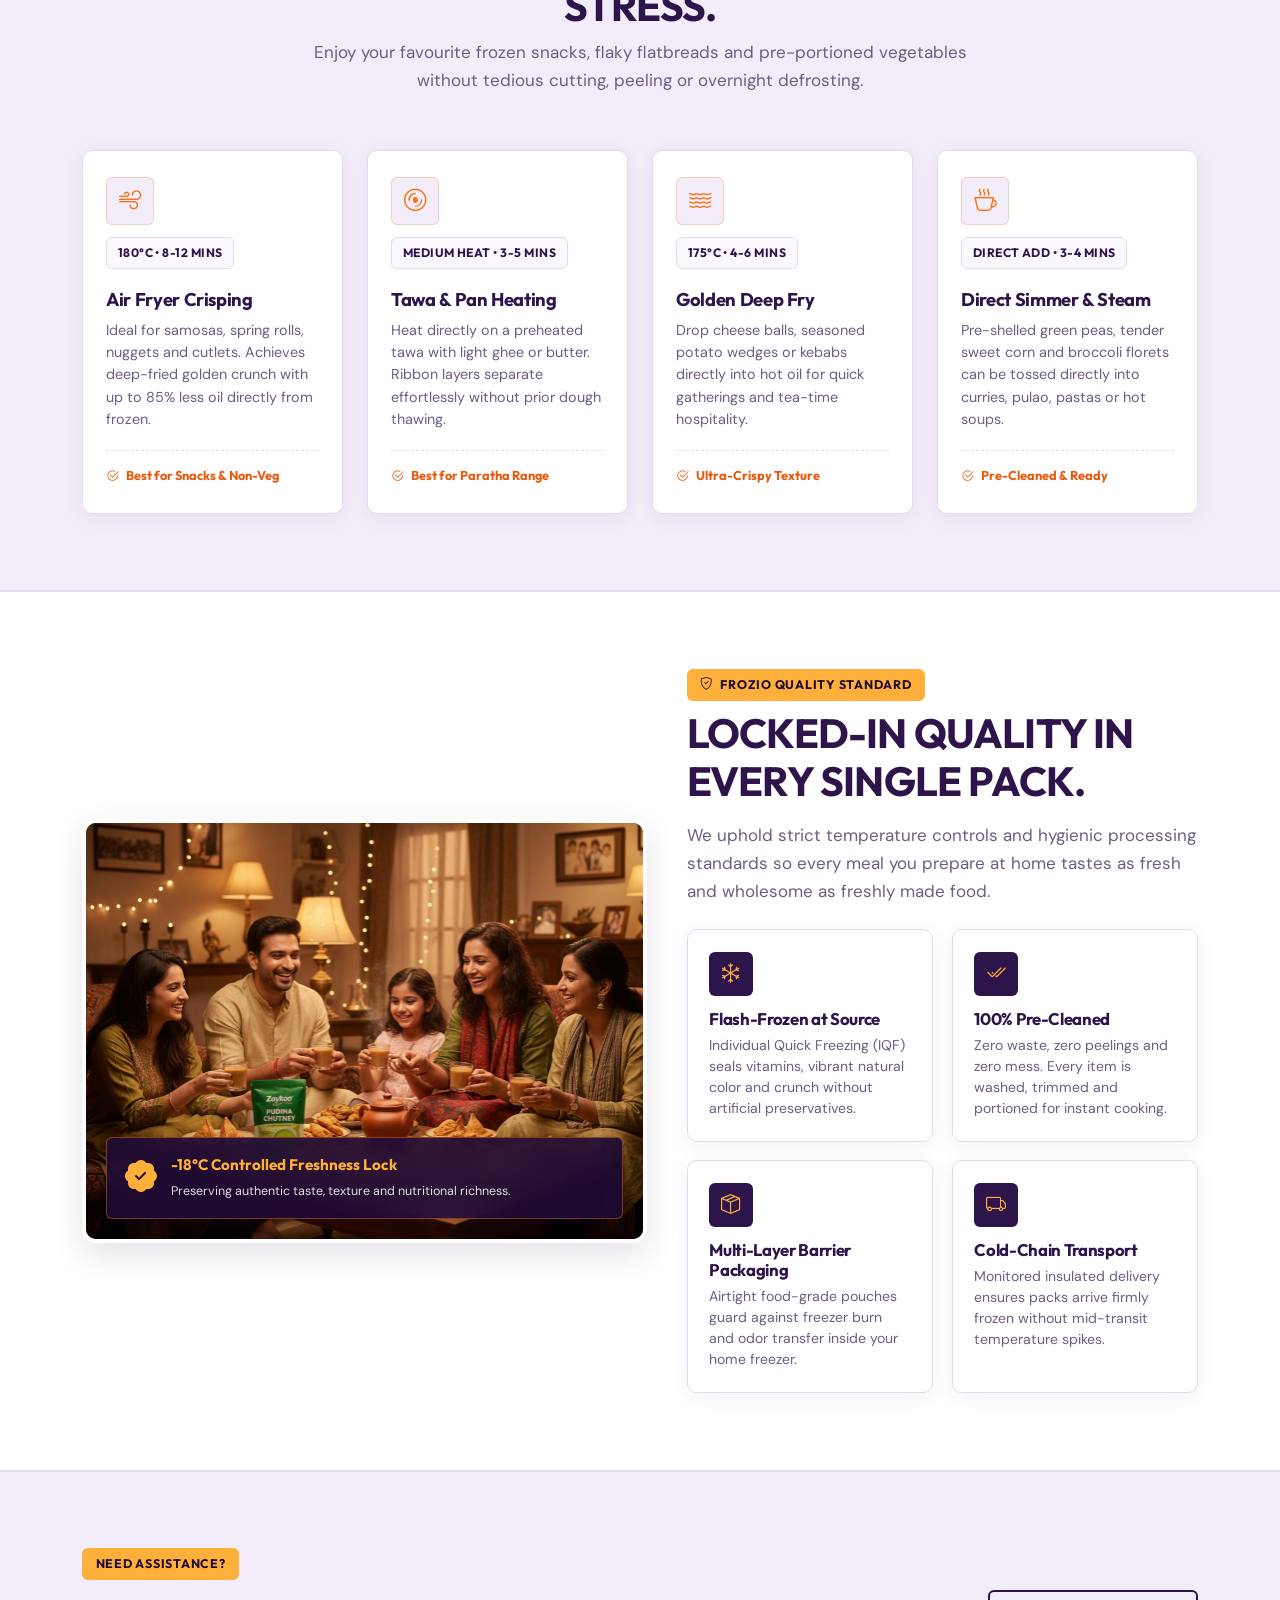
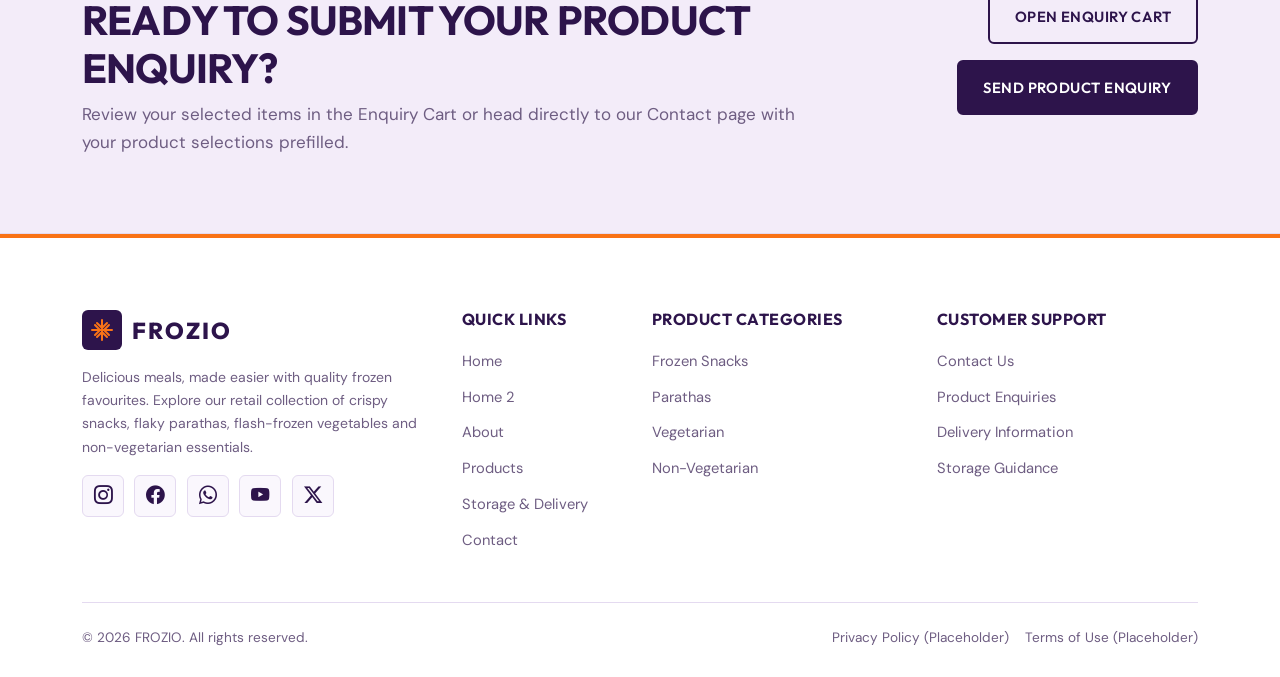
<file: products.html>
<!DOCTYPE html>
<html lang="en">

<head>
  <meta charset="UTF-8">
  <meta name="viewport" content="width=device-width, initial-scale=1.0">
  <title>Products | FROZIO</title>
  <link rel="icon" type="image/svg+xml" href="assets/images/favicon.svg">
  <meta name="description"
    content="Explore our complete collection of 20 frozen food and ready-to-cook products across Snacks, Parathas, Vegetarian and Non-Vegetarian categories.">
  <meta property="og:title" content="Products | FROZIO">
  <meta property="og:description"
    content="From quick snacks to convenient meal essentials, find the frozen favourites that fit your everyday routine.">
  <meta property="og:type" content="website">
  <meta property="og:image" content="assets/images/frozen-snacks.webp">

  <!-- Google Fonts: Outfit (Headings) & DM Sans (Body) -->
  <link rel="preconnect" href="https://fonts.googleapis.com">
  <link rel="preconnect" href="https://fonts.gstatic.com" crossorigin>
  <link
    href="https://fonts.googleapis.com/css2?family=DM+Sans:ital,opsz,wght@0,9..40,400;0,9..40,500;0,9..40,600;0,9..40,700;1,9..40,400&family=Outfit:wght@600;700;800&display=swap"
    rel="stylesheet">

  <!-- Bootstrap 5 CSS & Bootstrap Icons CDN -->
  <link href="https://cdn.jsdelivr.net/npm/bootstrap@5.3.3/dist/css/bootstrap.min.css" rel="stylesheet">
  <link href="https://cdn.jsdelivr.net/npm/bootstrap-icons@1.11.3/font/bootstrap-icons.min.css" rel="stylesheet">

  <!-- Global Custom Stylesheet -->
  <link rel="stylesheet" href="assets/css/style.css">
</head>

<body>
  <a href="#main-content" class="skip-link">Skip to main content</a>

  <!-- ========================================================================
       GLOBAL STICKY HEADER
       ======================================================================== -->
  <header class="site-header" role="banner">
    <div class="container">
      <div class="header-inner">
        <a href="index.html" class="brand-logo" aria-label="FROZIO Home">
          <span class="brand-logo-mark" aria-hidden="true">
            <svg width="24" height="24" viewBox="0 0 24 24" fill="none" stroke="currentColor" stroke-width="2"
              stroke-linecap="round" stroke-linejoin="round">
              <path d="M12 2v20M17 5l-5 5-5-5M17 19l-5-5-5 5M2 12h20M5 7l5 5-5 5M19 7l-5 5 5 5" />
            </svg>
          </span>
          <span class="brand-logo-text">
            <span class="brand-logo-title">FROZIO</span>
          </span>
        </a>

        <nav class="desktop-nav" aria-label="Primary Navigation">
          <ul class="nav-list">
            <li><a href="index.html" class="nav-link-item">Home</a></li>
            <li><a href="home-2.html" class="nav-link-item">Home 2</a></li>
            <li><a href="about.html" class="nav-link-item">About</a></li>
            <li><a href="products.html" class="nav-link-item active" aria-current="page">Products</a></li>
            <li><a href="storage-delivery.html" class="nav-link-item">Storage &amp; Delivery</a></li>
            <li><a href="contact.html" class="nav-link-item">Contact</a></li>
          </ul>
        </nav>

        <div class="header-actions">
          <button type="button" class="icon-action-btn" id="headerSearchToggleBtn" aria-expanded="false"
            aria-controls="headerSearchBar" aria-label="Toggle product search" title="Search Products">
            <i class="bi bi-search"></i>
          </button>

          <button type="button" class="icon-action-btn" id="rtlToggleBtn" data-toggle-rtl aria-pressed="false"
            aria-label="Toggle RTL or LTR layout direction" title="Toggle RTL / LTR">
            <svg class="rtl-toggle-icon" width="19" height="19" viewBox="0 0 24 24" fill="none" stroke="currentColor" stroke-width="2" stroke-linecap="round" stroke-linejoin="round" aria-hidden="true">
              <path d="M4 7h16"/>
              <path d="M16 3.5 20 7l-4 3.5"/>
              <path d="M20 17H4"/>
              <path d="M8 13.5 4 17l4 3.5"/>
            </svg>
          </button>

          <button type="button" class="icon-action-btn" id="themeToggleBtn" data-toggle-theme aria-pressed="false"
            aria-label="Toggle dark or light theme" title="Toggle Dark / Light Mode">
            <i class="bi bi-moon-stars"></i>
          </button>

          <button type="button" class="icon-action-btn" data-open-cart aria-label="Open Enquiry Cart"
            title="Enquiry Cart">
            <i class="bi bi-bag-check"></i>
            <span class="cart-count-badge" id="cartCountBadge">0</span>
          </button>

          <a href="contact.html" class="btn-brand-primary header-cta-desktop">Order Enquiry</a>

          <button type="button" class="hamburger-btn" id="mobileMenuOpenBtn" aria-expanded="false"
            aria-controls="mobileNavDrawer" aria-label="Open navigation menu">
            <i class="bi bi-list"></i>
          </button>
        </div>
      </div>
    </div>

    <div class="header-search-bar" id="headerSearchBar">
      <div class="container">
        <form class="header-search-form" id="headerSearchForm" role="search">
          <label for="headerSearchInput" class="visually-hidden">Search frozen food products</label>
          <input type="search" id="headerSearchInput" class="header-search-input"
            placeholder="Search samosas, parathas, green peas, chicken nuggets...">
          <button type="submit" class="btn-brand-primary py-2 px-3">Search</button>
        </form>
      </div>
    </div>
  </header>

  <div class="mobile-nav-backdrop" id="sharedOverlayBackdrop"></div>

  <!-- Mobile Navigation Drawer -->
  <aside class="mobile-nav-drawer" id="mobileNavDrawer" aria-hidden="true" aria-label="Mobile Navigation">
    <div class="mobile-drawer-header">
      <span class="fw-bold" style="font-family: var(--font-heading); color: var(--navy-primary);">STORE NAVIGATION</span>
      <button type="button" class="drawer-close-btn" id="mobileMenuCloseBtn" aria-label="Close navigation menu">
        <i class="bi bi-x-lg"></i>
      </button>
    </div>

    <div class="mobile-drawer-body">
      <ul class="mobile-nav-links">
        <li><a href="index.html" class="nav-link-item">Home</a></li>
        <li><a href="home-2.html" class="nav-link-item">Home 2</a></li>
        <li><a href="about.html" class="nav-link-item">About</a></li>
        <li><a href="products.html" class="nav-link-item active" aria-current="page">Products</a></li>
        <li><a href="storage-delivery.html" class="nav-link-item">Storage &amp; Delivery</a></li>
        <li><a href="contact.html" class="nav-link-item">Contact</a></li>
      </ul>

      <div class="mobile-drawer-controls">
        <div class="mobile-drawer-icon-row">
          <button type="button" class="icon-action-btn" id="drawerSearchToggleBtn" data-toggle-drawer-search aria-expanded="false" aria-controls="mobileDrawerSearchBar" aria-label="Toggle product search" title="Search Products">
            <i class="bi bi-search"></i>
          </button>

          <button type="button" class="icon-action-btn" data-toggle-rtl aria-pressed="false" aria-label="Toggle RTL or LTR layout direction" title="Toggle RTL / LTR">
            <svg class="rtl-toggle-icon" width="19" height="19" viewBox="0 0 24 24" fill="none" stroke="currentColor" stroke-width="2" stroke-linecap="round" stroke-linejoin="round" aria-hidden="true">
              <path d="M4 7h16"/>
              <path d="M16 3.5 20 7l-4 3.5"/>
              <path d="M20 17H4"/>
              <path d="M8 13.5 4 17l4 3.5"/>
            </svg>
          </button>
        </div>

        <div class="mobile-drawer-search-bar" id="mobileDrawerSearchBar">
          <form class="mobile-drawer-search-form" data-drawer-search-form role="search">
            <input type="search" class="mobile-drawer-search-input" placeholder="Search frozen foods..." aria-label="Search frozen food products">
            <button type="submit" class="btn-brand-primary py-2 px-3" aria-label="Submit search"><i class="bi bi-search"></i></button>
          </form>
        </div>

        <div class="mobile-drawer-icon-row">
          <button type="button" class="icon-action-btn" data-toggle-theme aria-pressed="false" aria-label="Toggle dark or light theme" title="Toggle Dark / Light Mode">
            <i class="bi bi-moon-stars"></i>
          </button>

          <button type="button" class="icon-action-btn" data-open-cart aria-label="Open Enquiry Cart" title="Enquiry Cart">
            <i class="bi bi-bag-check"></i>
            <span class="cart-count-badge">0</span>
          </button>
        </div>

        <div class="mobile-drawer-cta-wrap">
          <a href="contact.html" class="btn-brand-primary mobile-drawer-cta">Order Enquiry</a>
        </div>
      </div>
    </div>
  </aside>

  <!-- Enquiry Cart Slide-Over Drawer -->
  <aside class="enquiry-cart-drawer" id="enquiryCartDrawer" aria-hidden="true" aria-label="Product Enquiry List">
    <div class="cart-drawer-header">
      <div class="d-flex align-items-center gap-2">
        <i class="bi bi-bag-check-fill" style="color: var(--mint-secondary); font-size: 1.2rem;"></i>
        <h3>Product Enquiry List</h3>
      </div>
      <button type="button" class="drawer-close-btn" id="enquiryCartCloseBtn" aria-label="Close enquiry cart">
        <i class="bi bi-x-lg"></i>
      </button>
    </div>
    <div class="cart-drawer-body" id="enquiryCartBody"></div>
    <div class="cart-drawer-footer">
      <div class="cart-summary-line">
        <span class="text-muted small">Selected Quantity:</span>
        <strong id="enquiryCartCount">0 Packs</strong>
      </div>
      <div class="cart-summary-line mb-2">
        <span class="text-muted small">Estimated Sample Total:</span>
        <strong id="enquiryCartTotal" style="font-size: 1.15rem; color: var(--navy-primary);">₹0</strong>
      </div>
      <p class="small text-muted mb-3" style="font-size: 0.75rem;">*Sample prices are for demonstration only. Submit an
        enquiry to confirm current store availability.</p>
      <div class="d-grid gap-2">
        <a href="contact.html?prefill=cart" id="sendEnquiryCartBtn" class="btn-brand-primary">SEND PRODUCT ENQUIRY</a>
        <button type="button" id="clearEnquiryCartBtn" class="btn-brand-secondary py-2" style="font-size: 0.8rem;">Clear
          Enquiry List</button>
      </div>
    </div>
  </aside>

  <main id="main-content">
    <!-- ======================================================================
         PRODUCTS PAGE HERO BANNER
         ====================================================================== -->
    <section class="page-hero-banner page-hero-banner--products" aria-labelledby="products-page-heading">
      <div class="container">
        <span class="eyebrow-badge"><i class="bi bi-snow2"></i> Our Products</span>
        <h1 id="products-page-heading">OUR FROZEN PRODUCTS.</h1>
        <p>
          Explore Snacks, Parathas, Vegetarian and Non-Vegetarian frozen packs with ingredients, quantities, preparation instructions and quick enquiry options.
        </p>
        <div class="mt-4 d-flex justify-content-center">
          <button type="button" class="btn-brand-mint" data-open-cart>
            <i class="bi bi-bag-check"></i> View Enquiry Cart (<span
              class="cart-count-badge position-static border-0 p-0 bg-transparent text-dark">0</span>)
          </button>
        </div>
      </div>
    </section>

    <!-- ======================================================================
         CATALOGUE TOOLBAR (CATEGORY FILTERS, SEARCH & SORTING) & PRODUCT GRID
         ====================================================================== -->
    <section class="section-block section-bg-ice" aria-label="Frozen Food Product Catalogue">
      <div class="container">
        <!-- Inline Enquiry Cart Summary Bar (visible when items are in cart) -->
        <div id="inlineEnquirySummaryBar"
          class="p-3 mb-4 rounded border d-flex flex-wrap align-items-center justify-content-between gap-3"
          style="background-color: var(--bg-soft-mint); border-color: var(--mint-secondary) !important;" hidden>
          <div class="d-flex align-items-center gap-2">
            <i class="bi bi-bag-check-fill" style="color: var(--navy-primary); font-size: 1.25rem;"></i>
            <span id="inlineEnquirySummaryText" style="color: var(--navy-primary);"></span>
          </div>
          <div class="d-flex flex-wrap gap-2">
            <button type="button" class="btn-brand-secondary py-2 px-3" style="font-size: 0.82rem;" data-open-cart>
              Review / Edit Quantities
            </button>
            <a href="contact.html?prefill=cart" class="btn-brand-primary py-2 px-3" style="font-size: 0.82rem;">
              SEND PRODUCT ENQUIRY <i class="bi bi-arrow-right"></i>
            </a>
          </div>
        </div>

        <!-- Filter, Search & Sort Controls -->
        <div class="catalog-toolbar">
          <!-- 5 Category Filter Buttons -->
          <div class="category-filter-pills" role="group" aria-label="Filter products by category">
            <button type="button" class="filter-pill-btn active" data-category-filter="All" aria-pressed="true">
              All Products (20)
            </button>
            <button type="button" class="filter-pill-btn" data-category-filter="Snacks" aria-pressed="false">
              Snacks (5)
            </button>
            <button type="button" class="filter-pill-btn" data-category-filter="Parathas" aria-pressed="false">
              Parathas (5)
            </button>
            <button type="button" class="filter-pill-btn" data-category-filter="Vegetarian" aria-pressed="false">
              Vegetarian (5)
            </button>
            <button type="button" class="filter-pill-btn" data-category-filter="Non-Vegetarian" aria-pressed="false">
              Non-Vegetarian (5)
            </button>
          </div>

          <!-- Search & Sorting Row -->
          <div class="catalog-search-sort-row">
            <div class="catalog-search-box">
              <i class="bi bi-search" aria-hidden="true"></i>
              <label for="productSearchInput" class="visually-hidden">Search products by name</label>
              <input type="search" id="productSearchInput" class="catalog-search-input"
                placeholder="Search by product name (e.g. Samosa, Paratha, Prawns)...">
            </div>

            <div class="catalog-sort-meta">
              <span class="product-count-display" id="productCountDisplay" aria-live="polite">
                Showing 20 of 20 Sample Products
              </span>

              <div class="d-flex align-items-center gap-2">
                <label for="productSortSelect" class="small fw-bold text-nowrap"
                  style="font-family: var(--font-heading); color: var(--navy-primary);">Sort By:</label>
                <select id="productSortSelect" class="catalog-sort-select" aria-label="Sort products">
                  <option value="featured">Featured</option>
                  <option value="price-asc">Price: Low to High</option>
                  <option value="price-desc">Price: High to Low</option>
                  <option value="name-asc">Name: A to Z</option>
                </select>
              </div>
            </div>
          </div>
        </div>

        <!-- Demo Pricing Notice -->
        <p class="small text-muted mb-4">
          <i class="bi bi-info-circle me-1"></i>
          <strong>Note:</strong> All product prices in Indian Rupees (₹) and pack sizes shown below are sample
          demonstration data. Select products to send an order enquiry for current store stock and pricing.
        </p>

        <!-- Empty Search State -->
        <div id="catalogEmptyState" class="text-center py-5 px-3 bg-white rounded border" hidden>
          <div class="mb-3" style="font-size: 2.5rem; color: var(--mint-secondary);">
            <i class="bi bi-search"></i>
          </div>
          <h3>No Matching Frozen Products Found</h3>
          <p class="mb-4">We couldn't find any products matching your current search or category filter.</p>
          <button type="button" id="resetCatalogFiltersBtn" class="btn-brand-primary">Reset All Filters</button>
        </div>

        <!-- 20 Sample Products Grid (Rendered by main.js and pre-populated for SEO) -->
        <div class="product-grid product-grid-4" id="productsCatalogGrid">
          <!-- 1. Vegetable Samosa -->
          <article class="product-card" data-product-id="snk-01" data-category="Snacks">
            <div class="product-card-media">
              <img src="assets/images/frozen-samosa.webp" alt="Vegetable Samosa - Snacks (400g 10 Pcs)" loading="lazy"
                width="600" height="450">
              <span class="product-category-tag">Snacks</span>
              <span class="diet-indicator is-veg"><span class="diet-dot"></span>Veg</span>
            </div>
            <div class="product-card-body">
              <div>
                <h3 class="product-card-title">Vegetable Samosa</h3>
                <p class="product-card-desc">Crispy triangular pastry pockets filled with seasoned potatoes, green peas
                  and aromatic kitchen spices. Ready to fry or air-fry straight from the freezer.</p>
              </div>
              <div>
                <div class="product-meta-row">
                  <span class="product-pack-size"><i class="bi bi-box-seam me-1"></i>400g (10 Pcs)</span>
                  <div class="product-price-wrap">
                    <span class="product-price">₹145</span>
                    <span class="demo-price-tag">Sample Price</span>
                  </div>
                </div>
                <div class="product-card-actions">
                  <button type="button" class="btn-brand-secondary btn-card-details" data-view-details="snk-01">Details</button>
                  <button type="button" class="btn-brand-primary btn-add-enquiry" data-add-enquiry="snk-01">
                    <i class="bi bi-plus-circle"></i> Quick Enquiry
                  </button>
                </div>
              </div>
            </div>
          </article>

          <!-- 2. Chicken Nuggets -->
          <article class="product-card" data-product-id="snk-02" data-category="Snacks">
            <div class="product-card-media">
              <img src="assets/images/chicken-nuggets.webp" alt="Chicken Nuggets - Snacks (450g 18 Pcs)" loading="lazy"
                width="600" height="450">
              <span class="product-category-tag">Snacks</span>
              <span class="diet-indicator is-nonveg"><span class="diet-dot"></span>Non-Veg</span>
            </div>
            <div class="product-card-body">
              <div>
                <h3 class="product-card-title">Chicken Nuggets</h3>
                <p class="product-card-desc">Tender minced chicken bites coated in a golden, crunchy breadcrumb batter
                  for quick evening snacks and family sharing platters.</p>
              </div>
              <div>
                <div class="product-meta-row">
                  <span class="product-pack-size"><i class="bi bi-box-seam me-1"></i>450g (18 Pcs)</span>
                  <div class="product-price-wrap">
                    <span class="product-price">₹235</span>
                    <span class="demo-price-tag">Sample Price</span>
                  </div>
                </div>
                <div class="product-card-actions">
                  <button type="button" class="btn-brand-secondary btn-card-details" data-view-details="snk-02">Details</button>
                  <button type="button" class="btn-brand-primary btn-add-enquiry" data-add-enquiry="snk-02">
                    <i class="bi bi-plus-circle"></i> Quick Enquiry
                  </button>
                </div>
              </div>
            </div>
          </article>

          <!-- 3. Vegetable Spring Rolls -->
          <article class="product-card" data-product-id="snk-03" data-category="Snacks">
            <div class="product-card-media">
              <img src="assets/images/spring-rolls.webp" alt="Vegetable Spring Rolls - Snacks (360g 12 Pcs)"
                loading="lazy" width="600" height="450">
              <span class="product-category-tag">Snacks</span>
              <span class="diet-indicator is-veg"><span class="diet-dot"></span>Veg</span>
            </div>
            <div class="product-card-body">
              <div>
                <h3 class="product-card-title">Vegetable Spring Rolls</h3>
                <p class="product-card-desc">Delicate, extra-crisp pastry rolls generously stuffed with julienned
                  cabbage, carrots, bell peppers and savoury seasoning.</p>
              </div>
              <div>
                <div class="product-meta-row">
                  <span class="product-pack-size"><i class="bi bi-box-seam me-1"></i>360g (12 Pcs)</span>
                  <div class="product-price-wrap">
                    <span class="product-price">₹165</span>
                    <span class="demo-price-tag">Sample Price</span>
                  </div>
                </div>
                <div class="product-card-actions">
                  <button type="button" class="btn-brand-secondary btn-card-details" data-view-details="snk-03">Details</button>
                  <button type="button" class="btn-brand-primary btn-add-enquiry" data-add-enquiry="snk-03">
                    <i class="bi bi-plus-circle"></i> Quick Enquiry
                  </button>
                </div>
              </div>
            </div>
          </article>

          <!-- 4. Cheese Balls -->
          <article class="product-card" data-product-id="snk-04" data-category="Snacks">
            <div class="product-card-media">
              <img src="assets/images/cheese-balls.webp" alt="Cheese Balls - Snacks (350g 15 Pcs)" loading="lazy"
                width="600" height="450">
              <span class="product-category-tag">Snacks</span>
              <span class="diet-indicator is-veg"><span class="diet-dot"></span>Veg</span>
            </div>
            <div class="product-card-body">
              <div>
                <h3 class="product-card-title">Cheese Balls</h3>
                <p class="product-card-desc">Golden herb-crusted bite-sized spheres filled with a creamy blend of melted
                  cheese, sweet corn and mild cracked pepper.</p>
              </div>
              <div>
                <div class="product-meta-row">
                  <span class="product-pack-size"><i class="bi bi-box-seam me-1"></i>350g (15 Pcs)</span>
                  <div class="product-price-wrap">
                    <span class="product-price">₹210</span>
                    <span class="demo-price-tag">Sample Price</span>
                  </div>
                </div>
                <div class="product-card-actions">
                  <button type="button" class="btn-brand-secondary btn-card-details" data-view-details="snk-04">Details</button>
                  <button type="button" class="btn-brand-primary btn-add-enquiry" data-add-enquiry="snk-04">
                    <i class="bi bi-plus-circle"></i> Quick Enquiry
                  </button>
                </div>
              </div>
            </div>
          </article>

          <!-- 5. Potato Wedges -->
          <article class="product-card" data-product-id="snk-05" data-category="Snacks">
            <div class="product-card-media">
              <img src="assets/images/potato-wedges.webp" alt="Potato Wedges - Snacks (500g Pack)" loading="lazy"
                width="600" height="450">
              <span class="product-category-tag">Snacks</span>
              <span class="diet-indicator is-veg"><span class="diet-dot"></span>Veg</span>
            </div>
            <div class="product-card-body">
              <div>
                <h3 class="product-card-title">Potato Wedges</h3>
                <p class="product-card-desc">Thick-cut skin-on potato wedges lightly seasoned with garlic, oregano and
                  paprika for a fluffy interior and crisp outer crunch.</p>
              </div>
              <div>
                <div class="product-meta-row">
                  <span class="product-pack-size"><i class="bi bi-box-seam me-1"></i>500g Pack</span>
                  <div class="product-price-wrap">
                    <span class="product-price">₹150</span>
                    <span class="demo-price-tag">Sample Price</span>
                  </div>
                </div>
                <div class="product-card-actions">
                  <button type="button" class="btn-brand-secondary btn-card-details" data-view-details="snk-05">Details</button>
                  <button type="button" class="btn-brand-primary btn-add-enquiry" data-add-enquiry="snk-05">
                    <i class="bi bi-plus-circle"></i> Quick Enquiry
                  </button>
                </div>
              </div>
            </div>
          </article>
        </div>
      </div>
    </section>

    <!-- ======================================================================
         SECTION: PRODUCT DETAILS (INGREDIENTS, QUANTITY & PREPARATION)
         ====================================================================== -->
    <section id="product-details-section" class="section-block section-bg-white reveal-on-scroll" aria-labelledby="product-details-heading">
      <div class="container">
        <div class="section-header text-center mx-auto" style="max-width: 680px;">
          <span class="eyebrow-badge"><i class="bi bi-card-list"></i> Product Details</span>
          <h2 id="product-details-heading" class="mb-2">INGREDIENTS, QUANTITY &amp; PREPARATION.</h2>
          <p class="mb-0">
            Select any product from the grid above or choose below to inspect full ingredients, pack quantity and cooking instructions before placing a quick enquiry.
          </p>
        </div>

        <div class="product-detail-card">
          <div class="product-detail-topbar">
            <span class="fw-bold small text-uppercase" style="font-family: var(--font-heading); color: var(--navy-primary); letter-spacing: 0.05em;">
              <i class="bi bi-box2-heart me-1" style="color: var(--mint-hover);"></i> Selected Product Specifications
            </span>
            <div class="product-detail-selector-wrap">
              <label for="productDetailSelect" class="small fw-bold mb-0" style="font-family: var(--font-heading); color: var(--navy-primary);">Choose Product:</label>
              <select id="productDetailSelect" class="catalog-sort-select" aria-label="Choose product to inspect details"></select>
            </div>
          </div>

          <div class="product-detail-grid">
            <div class="product-detail-media">
              <img id="detailProductImage" src="assets/images/frozen-samosa.webp" alt="Vegetable Samosa - Snacks (400g 10 Pcs)" width="600" height="450">
              <span class="product-category-tag" id="detailProductCategory">Snacks</span>
              <span class="diet-indicator is-veg" id="detailProductDiet">
                <span class="diet-dot" aria-hidden="true"></span>Veg
              </span>
            </div>

            <div>
              <div class="product-detail-header">
                <h3 class="product-detail-title" id="detailProductTitle">Vegetable Samosa</h3>
                <div class="text-end">
                  <span class="product-detail-price" id="detailProductPrice">₹145</span>
                  <span class="demo-price-tag">Sample Price</span>
                </div>
              </div>
              <p class="small mb-0" id="detailProductDesc">
                Crispy triangular pastry pockets filled with seasoned potatoes, green peas and aromatic kitchen spices. Ready to fry or air-fry straight from the freezer.
              </p>

              <div class="product-detail-specs">
                <div class="product-detail-spec-item">
                  <span class="product-detail-spec-icon" aria-hidden="true"><i class="bi bi-list-check"></i></span>
                  <div>
                    <span class="product-detail-spec-label">Ingredients</span>
                    <p class="product-detail-spec-text" id="detailProductIngredients">
                      Refined wheat flour (maida), potatoes, green peas, vegetable oil, cumin, coriander seeds, ginger, green chillies, amchur and iodised salt.
                    </p>
                  </div>
                </div>

                <div class="product-detail-spec-item">
                  <span class="product-detail-spec-icon" aria-hidden="true"><i class="bi bi-box-seam"></i></span>
                  <div class="w-100">
                    <span class="product-detail-spec-label">Quantity &amp; Pack Size</span>
                    <div class="product-detail-qty-row">
                      <p class="product-detail-spec-text" id="detailProductQuantity">400g (10 Pcs) per pack</p>
                      <div class="cart-qty-controls" role="group" aria-label="Select pack quantity">
                        <button type="button" class="qty-btn" id="detailQtyDec" aria-label="Decrease selected pack quantity">&minus;</button>
                        <span class="qty-val" id="detailQtyVal">1</span>
                        <button type="button" class="qty-btn" id="detailQtyInc" aria-label="Increase selected pack quantity">&#43;</button>
                      </div>
                    </div>
                  </div>
                </div>

                <div class="product-detail-spec-item">
                  <span class="product-detail-spec-icon" aria-hidden="true"><i class="bi bi-fire"></i></span>
                  <div>
                    <span class="product-detail-spec-label">Preparation Instructions</span>
                    <p class="product-detail-spec-text" id="detailProductPrep">
                      Cook straight from frozen. Air-fry at 180°C for 10–12 mins (flipping halfway), or deep-fry at 175°C for 4–5 mins until golden crisp.
                    </p>
                  </div>
                </div>
              </div>

              <div class="product-detail-actions">
                <button type="button" id="detailAddToCartBtn" class="btn-brand-primary">
                  <i class="bi bi-plus-circle"></i> Add to Enquiry List
                </button>
                <a href="contact.html?prefill=cart" id="detailQuickEnquiryBtn" class="btn-brand-mint">
                  Quick Order / Enquiry <i class="bi bi-arrow-right"></i>
                </a>
              </div>
            </div>
          </div>
        </div>
      </div>
    </section>

    <!-- ======================================================================
         SECTION: EFFORTLESS PREPARATION METHODS (NEW SECTION 1)
         ====================================================================== -->
    <section id="preparation-instructions" class="section-block section-bg-mint reveal-on-scroll" aria-labelledby="prep-methods-heading">
      <div class="container">
        <div class="section-header text-center mx-auto" style="max-width: 680px;">
          <span class="eyebrow-badge"><i class="bi bi-fire"></i> Easy Kitchen Prep</span>
          <h2 id="prep-methods-heading" class="mb-2">READY IN MINUTES. ZERO KITCHEN STRESS.</h2>
          <p class="mb-0">
            Enjoy your favourite frozen snacks, flaky flatbreads and pre-portioned vegetables without tedious cutting, peeling or overnight defrosting.
          </p>
        </div>

        <div class="prep-guide-grid mt-4 pt-2">
          <!-- Card 1: Air Fryer -->
          <div class="prep-guide-card">
            <div>
              <div class="prep-card-header">
                <div class="prep-icon-box" aria-hidden="true">
                  <i class="bi bi-wind"></i>
                </div>
                <span class="prep-temp-badge">180°C &bull; 8-12 Mins</span>
              </div>
              <h3 class="prep-card-title">Air Fryer Crisping</h3>
              <p class="prep-card-desc">
                Ideal for samosas, spring rolls, nuggets and cutlets. Achieves deep-fried golden crunch with up to 85% less oil directly from frozen.
              </p>
            </div>
            <div class="prep-meta-tag">
              <i class="bi bi-check2-circle"></i> Best for Snacks &amp; Non-Veg
            </div>
          </div>

          <!-- Card 2: Tawa & Pan -->
          <div class="prep-guide-card">
            <div>
              <div class="prep-card-header">
                <div class="prep-icon-box" aria-hidden="true">
                  <i class="bi bi-disc"></i>
                </div>
                <span class="prep-temp-badge">Medium Heat &bull; 3-5 Mins</span>
              </div>
              <h3 class="prep-card-title">Tawa &amp; Pan Heating</h3>
              <p class="prep-card-desc">
                Heat directly on a preheated tawa with light ghee or butter. Ribbon layers separate effortlessly without prior dough thawing.
              </p>
            </div>
            <div class="prep-meta-tag">
              <i class="bi bi-check2-circle"></i> Best for Paratha Range
            </div>
          </div>

          <!-- Card 3: Deep Fry -->
          <div class="prep-guide-card">
            <div>
              <div class="prep-card-header">
                <div class="prep-icon-box" aria-hidden="true">
                  <i class="bi bi-water"></i>
                </div>
                <span class="prep-temp-badge">175°C &bull; 4-6 Mins</span>
              </div>
              <h3 class="prep-card-title">Golden Deep Fry</h3>
              <p class="prep-card-desc">
                Drop cheese balls, seasoned potato wedges or kebabs directly into hot oil for quick gatherings and tea-time hospitality.
              </p>
            </div>
            <div class="prep-meta-tag">
              <i class="bi bi-check2-circle"></i> Ultra-Crispy Texture
            </div>
          </div>

          <!-- Card 4: Simmer & Steam -->
          <div class="prep-guide-card">
            <div>
              <div class="prep-card-header">
                <div class="prep-icon-box" aria-hidden="true">
                  <i class="bi bi-cup-hot"></i>
                </div>
                <span class="prep-temp-badge">Direct Add &bull; 3-4 Mins</span>
              </div>
              <h3 class="prep-card-title">Direct Simmer &amp; Steam</h3>
              <p class="prep-card-desc">
                Pre-shelled green peas, tender sweet corn and broccoli florets can be tossed directly into curries, pulao, pastas or hot soups.
              </p>
            </div>
            <div class="prep-meta-tag">
              <i class="bi bi-check2-circle"></i> Pre-Cleaned &amp; Ready
            </div>
          </div>
        </div>
      </div>
    </section>

    <!-- ======================================================================
         SECTION: QUALITY & FRESHNESS ASSURANCE (NEW SECTION 2)
         ====================================================================== -->
    <section id="packaging-info" class="section-block section-bg-white reveal-on-scroll" aria-labelledby="quality-assurance-heading">
      <div class="container">
        <div class="quality-guarantee-wrap">
          <!-- Left Column: Visual Editorial Image with Info Badge -->
          <div class="quality-visual-frame">
            <img src="assets/images/family-snacks.webp" alt="Family enjoying fresh hot frozen snacks and meals together" loading="lazy" width="700" height="525">
            <div class="quality-visual-badge">
              <i class="bi bi-patch-check-fill fs-2" style="color: var(--lime-accent);"></i>
              <div>
                <strong>-18°C Controlled Freshness Lock</strong>
                <span>Preserving authentic taste, texture and nutritional richness.</span>
              </div>
            </div>
          </div>

          <!-- Right Column: Standards Content & 4 Feature Blocks -->
          <div>
            <span class="eyebrow-badge mb-2"><i class="bi bi-shield-check"></i> FROZIO Quality Standard</span>
            <h2 id="quality-assurance-heading" class="mb-3">LOCKED-IN QUALITY IN EVERY SINGLE PACK.</h2>
            <p class="mb-4">
              We uphold strict temperature controls and hygienic processing standards so every meal you prepare at home tastes as fresh and wholesome as freshly made food.
            </p>

            <div class="quality-feature-list">
              <div class="quality-feature-box">
                <div class="quality-feature-icon" aria-hidden="true">
                  <i class="bi bi-snow"></i>
                </div>
                <h4>Flash-Frozen at Source</h4>
                <p>Individual Quick Freezing (IQF) seals vitamins, vibrant natural color and crunch without artificial preservatives.</p>
              </div>

              <div class="quality-feature-box">
                <div class="quality-feature-icon" aria-hidden="true">
                  <i class="bi bi-check2-all"></i>
                </div>
                <h4>100% Pre-Cleaned</h4>
                <p>Zero waste, zero peelings and zero mess. Every item is washed, trimmed and portioned for instant cooking.</p>
              </div>

              <div class="quality-feature-box">
                <div class="quality-feature-icon" aria-hidden="true">
                  <i class="bi bi-box-seam"></i>
                </div>
                <h4>Multi-Layer Barrier Packaging</h4>
                <p>Airtight food-grade pouches guard against freezer burn and odor transfer inside your home freezer.</p>
              </div>

              <div class="quality-feature-box">
                <div class="quality-feature-icon" aria-hidden="true">
                  <i class="bi bi-truck"></i>
                </div>
                <h4>Cold-Chain Transport</h4>
                <p>Monitored insulated delivery ensures packs arrive firmly frozen without mid-transit temperature spikes.</p>
              </div>
            </div>
          </div>
        </div>
      </div>
    </section>

    <!-- ======================================================================
         STORAGE & BULK ENQUIRY CALLOUT
         ====================================================================== -->
    <section class="section-block section-bg-mint" aria-labelledby="enquiry-callout-heading">
      <div class="container">
        <div class="row align-items-center g-4">
          <div class="col-lg-8">
            <span class="eyebrow-badge">Need Assistance?</span>
            <h2 id="enquiry-callout-heading" class="mb-2">READY TO SUBMIT YOUR PRODUCT ENQUIRY?</h2>
            <p class="mb-0">
              Review your selected items in the Enquiry Cart or head directly to our Contact page with your product
              selections prefilled.
            </p>
          </div>
          <div class="col-lg-4 d-flex flex-wrap gap-3 justify-content-lg-end">
            <button type="button" class="btn-brand-secondary" data-open-cart>
              Open Enquiry Cart
            </button>
            <a href="contact.html?prefill=cart" class="btn-brand-primary">
              SEND PRODUCT ENQUIRY
            </a>
          </div>
        </div>
      </div>
    </section>
  </main>

  <!-- ========================================================================
       GLOBAL FOOTER
       ======================================================================== -->
  <footer class="site-footer" role="contentinfo">
    <div class="container">
      <div class="row g-4">
        <div class="col-lg-4 col-md-6">
          <a href="index.html" class="brand-logo mb-3">
            <span class="brand-logo-mark" aria-hidden="true">
              <svg width="24" height="24" viewBox="0 0 24 24" fill="none" stroke="currentColor" stroke-width="2"
                stroke-linecap="round" stroke-linejoin="round">
                <path d="M12 2v20M17 5l-5 5-5-5M17 19l-5-5-5 5M2 12h20M5 7l5 5-5 5M19 7l-5 5 5 5" />
              </svg>
            </span>
            <span class="brand-logo-text">
              <span class="brand-logo-title">FROZIO</span>
            </span>
          </a>
          <p class="small mb-3" style="max-width: 340px;">
            Delicious meals, made easier with quality frozen favourites. Explore our retail collection of crispy snacks,
            flaky parathas, flash-frozen vegetables and non-vegetarian essentials.
          </p>
          <div class="contact-social-links" aria-label="Social Media Links">
            <a href="https://instagram.com" target="_blank" rel="noopener noreferrer" class="social-icon-link" aria-label="Instagram" title="Instagram">
              <i class="bi bi-instagram"></i>
            </a>
            <a href="https://facebook.com" target="_blank" rel="noopener noreferrer" class="social-icon-link" aria-label="Facebook" title="Facebook">
              <i class="bi bi-facebook"></i>
            </a>
            <a href="https://wa.me/" target="_blank" rel="noopener noreferrer" class="social-icon-link" aria-label="WhatsApp" title="WhatsApp">
              <i class="bi bi-whatsapp"></i>
            </a>
            <a href="https://youtube.com" target="_blank" rel="noopener noreferrer" class="social-icon-link" aria-label="YouTube" title="YouTube">
              <i class="bi bi-youtube"></i>
            </a>
            <a href="https://x.com" target="_blank" rel="noopener noreferrer" class="social-icon-link" aria-label="X (Twitter)" title="X (Twitter)">
              <i class="bi bi-twitter-x"></i>
            </a>
          </div>
        </div>

        <div class="col-lg-2 col-md-6 col-6">
          <h3 class="footer-title">Quick Links</h3>
          <ul class="footer-links">
            <li><a href="index.html">Home</a></li>
            <li><a href="home-2.html">Home 2</a></li>
            <li><a href="about.html">About</a></li>
            <li><a href="products.html">Products</a></li>
            <li><a href="storage-delivery.html">Storage &amp; Delivery</a></li>
            <li><a href="contact.html">Contact</a></li>
          </ul>
        </div>

        <div class="col-lg-3 col-md-6 col-6">
          <h3 class="footer-title">Product Categories</h3>
          <ul class="footer-links">
            <li><a href="products.html?category=Snacks">Frozen Snacks</a></li>
            <li><a href="products.html?category=Parathas">Parathas</a></li>
            <li><a href="products.html?category=Vegetarian">Vegetarian</a></li>
            <li><a href="products.html?category=Non-Vegetarian">Non-Vegetarian</a></li>
          </ul>
        </div>

        <div class="col-lg-3 col-md-6">
          <h3 class="footer-title">Customer Support</h3>
          <ul class="footer-links">
            <li><a href="contact.html">Contact Us</a></li>
            <li><a href="contact.html?prefill=cart">Product Enquiries</a></li>
            <li><a href="storage-delivery.html#delivery-info">Delivery Information</a></li>
            <li><a href="storage-delivery.html#storage-guidance">Storage Guidance</a></li>
          </ul>
        </div>
      </div>

      <div class="footer-bottom">
        <div>&copy; 2026 FROZIO. All rights reserved.
        </div>
        <div class="d-flex gap-3">
          <a href="storage-delivery.html#faq-section">Privacy Policy (Placeholder)</a>
          <a href="storage-delivery.html#faq-section">Terms of Use (Placeholder)</a>
        </div>
      </div>
    </div>
  </footer>

  <button type="button" class="back-to-top-btn" id="backToTopBtn" aria-label="Scroll back to top" title="Back to Top">
    <i class="bi bi-arrow-up" aria-hidden="true"></i>
  </button>

  <script src="assets/js/main.js"></script>
</body>

</html>
</file>
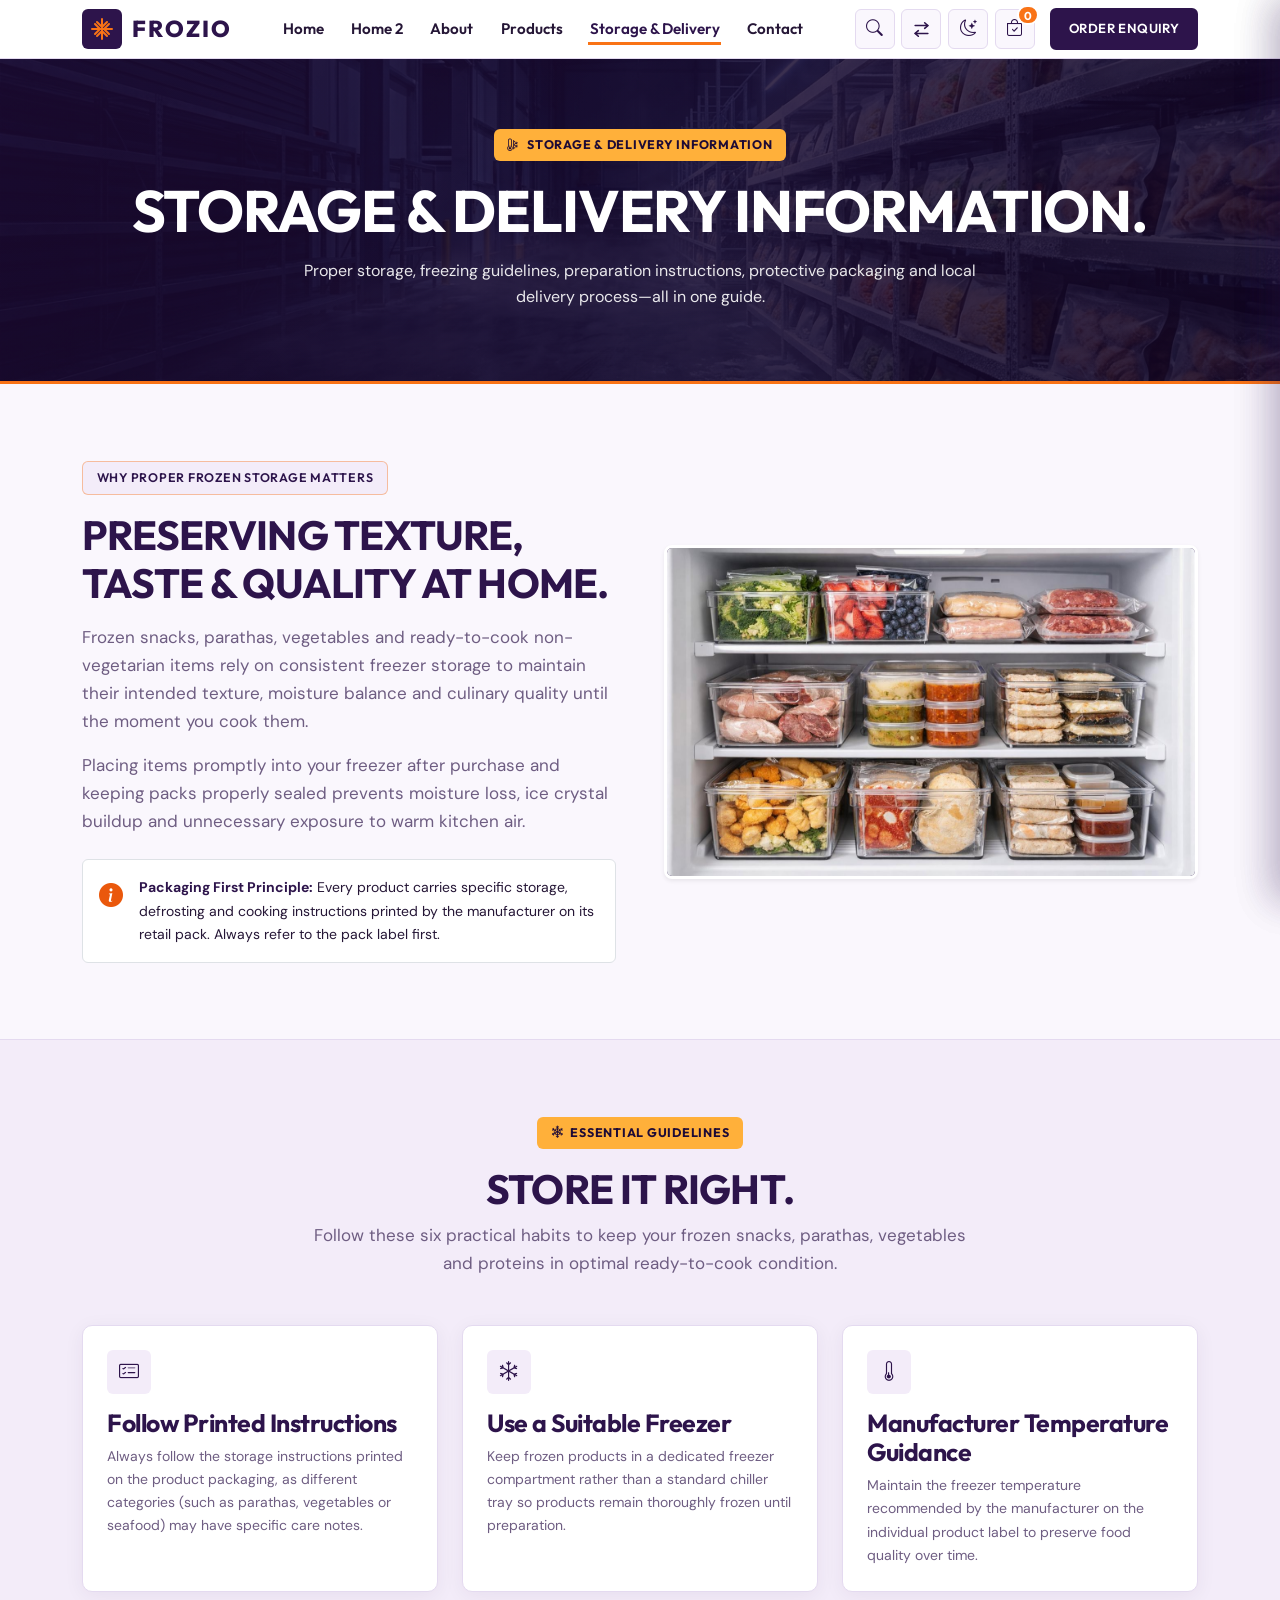
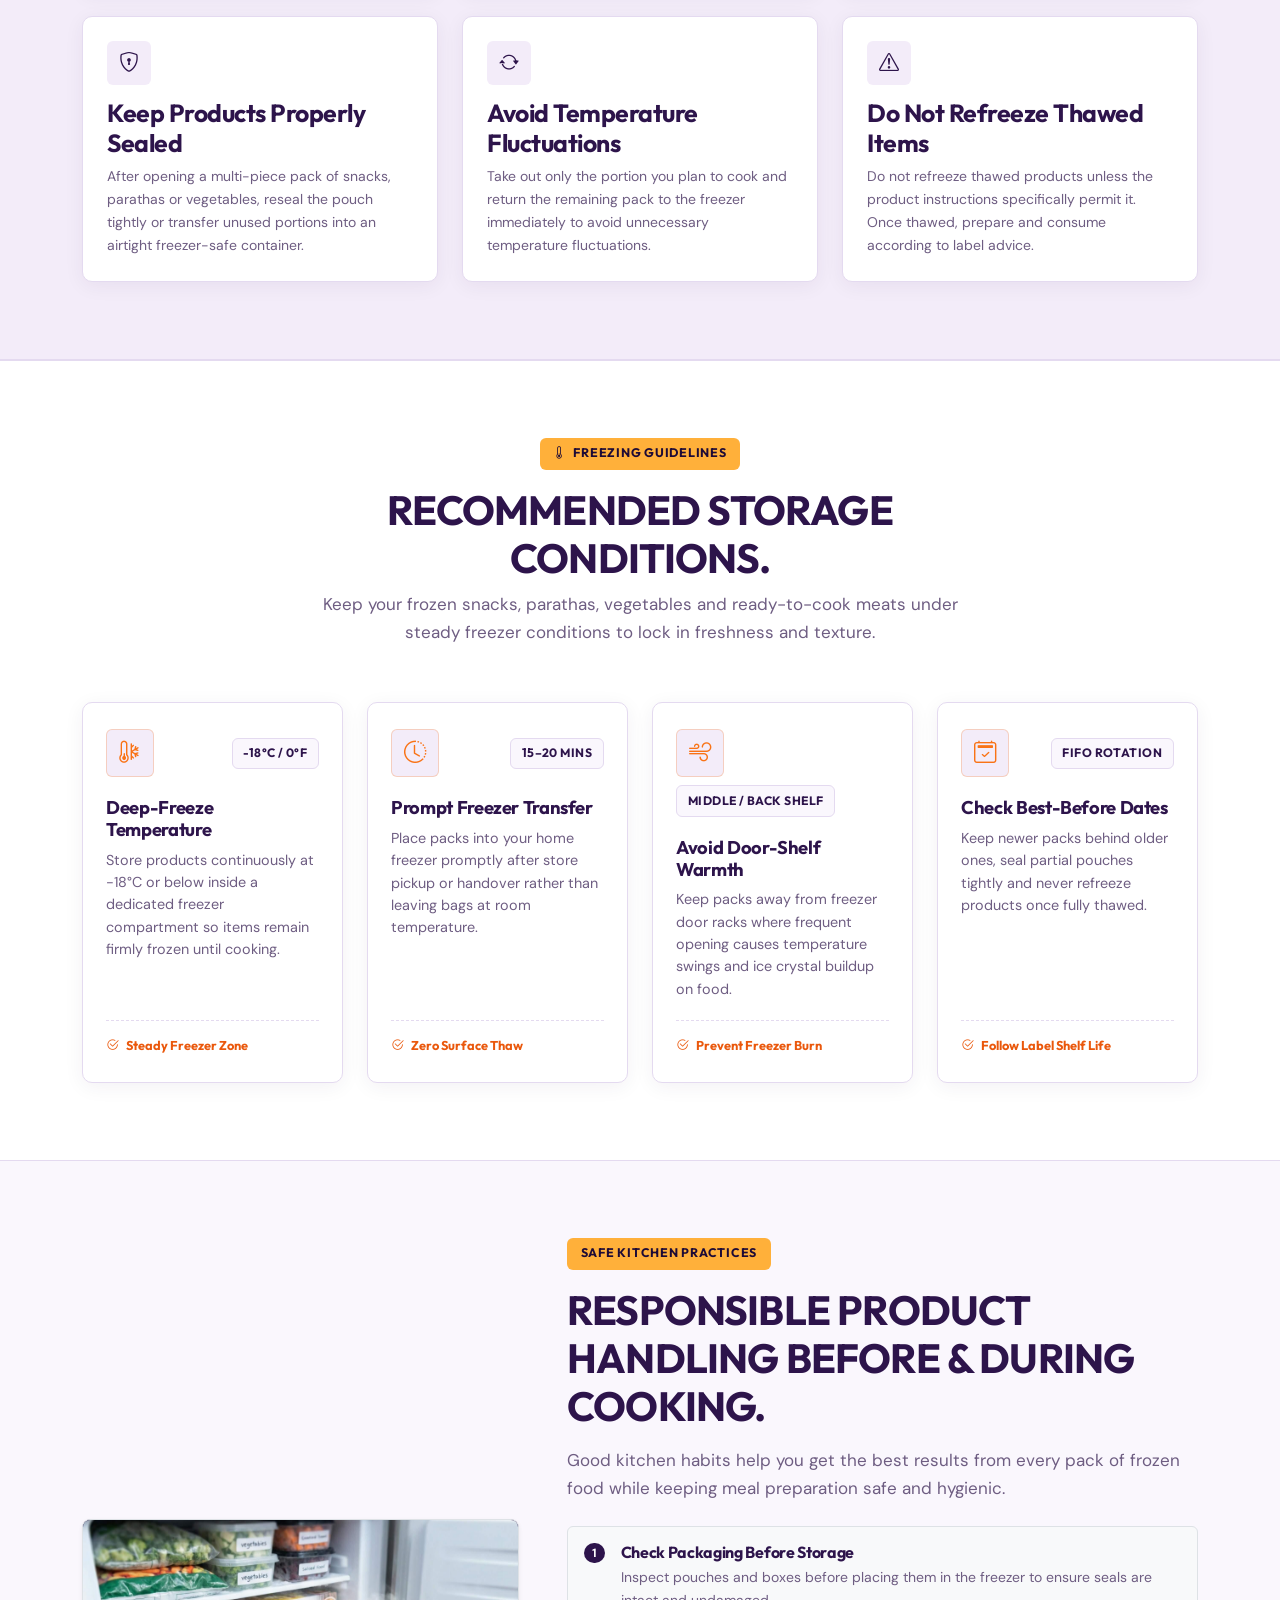
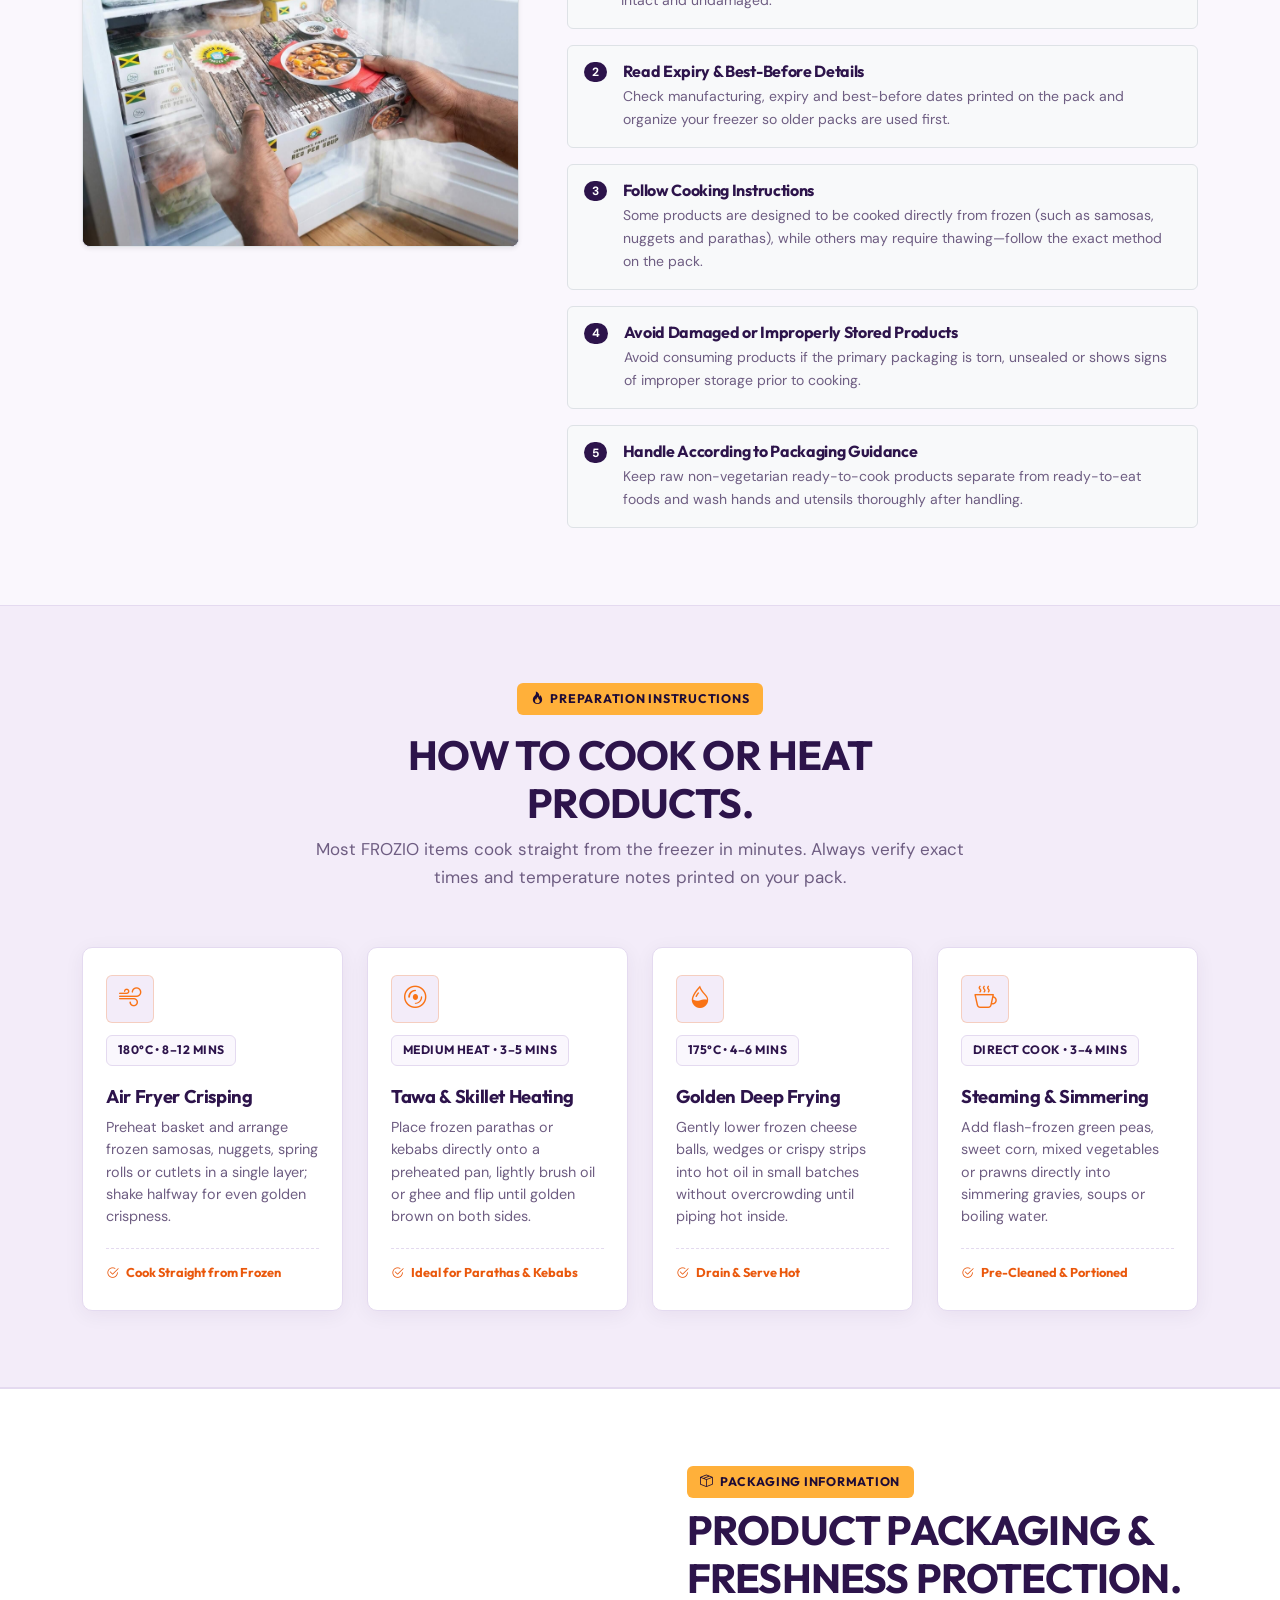
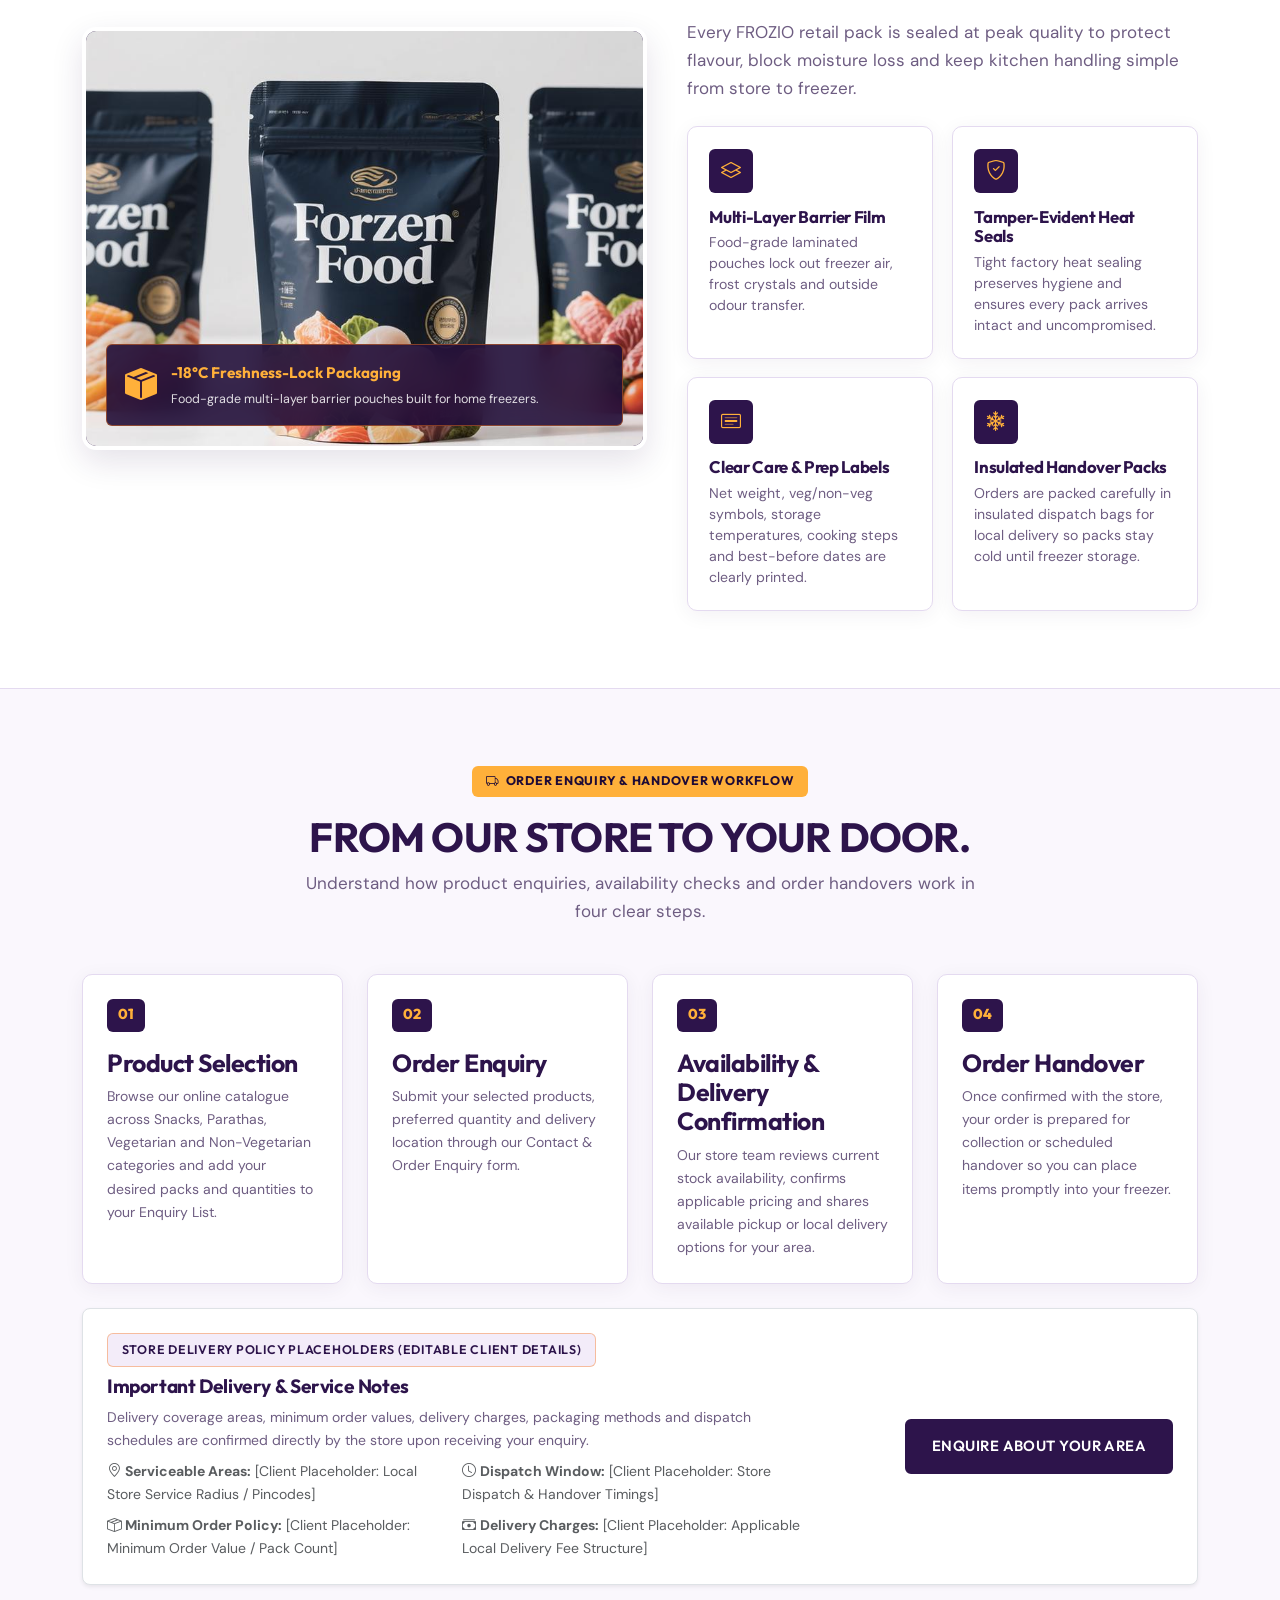
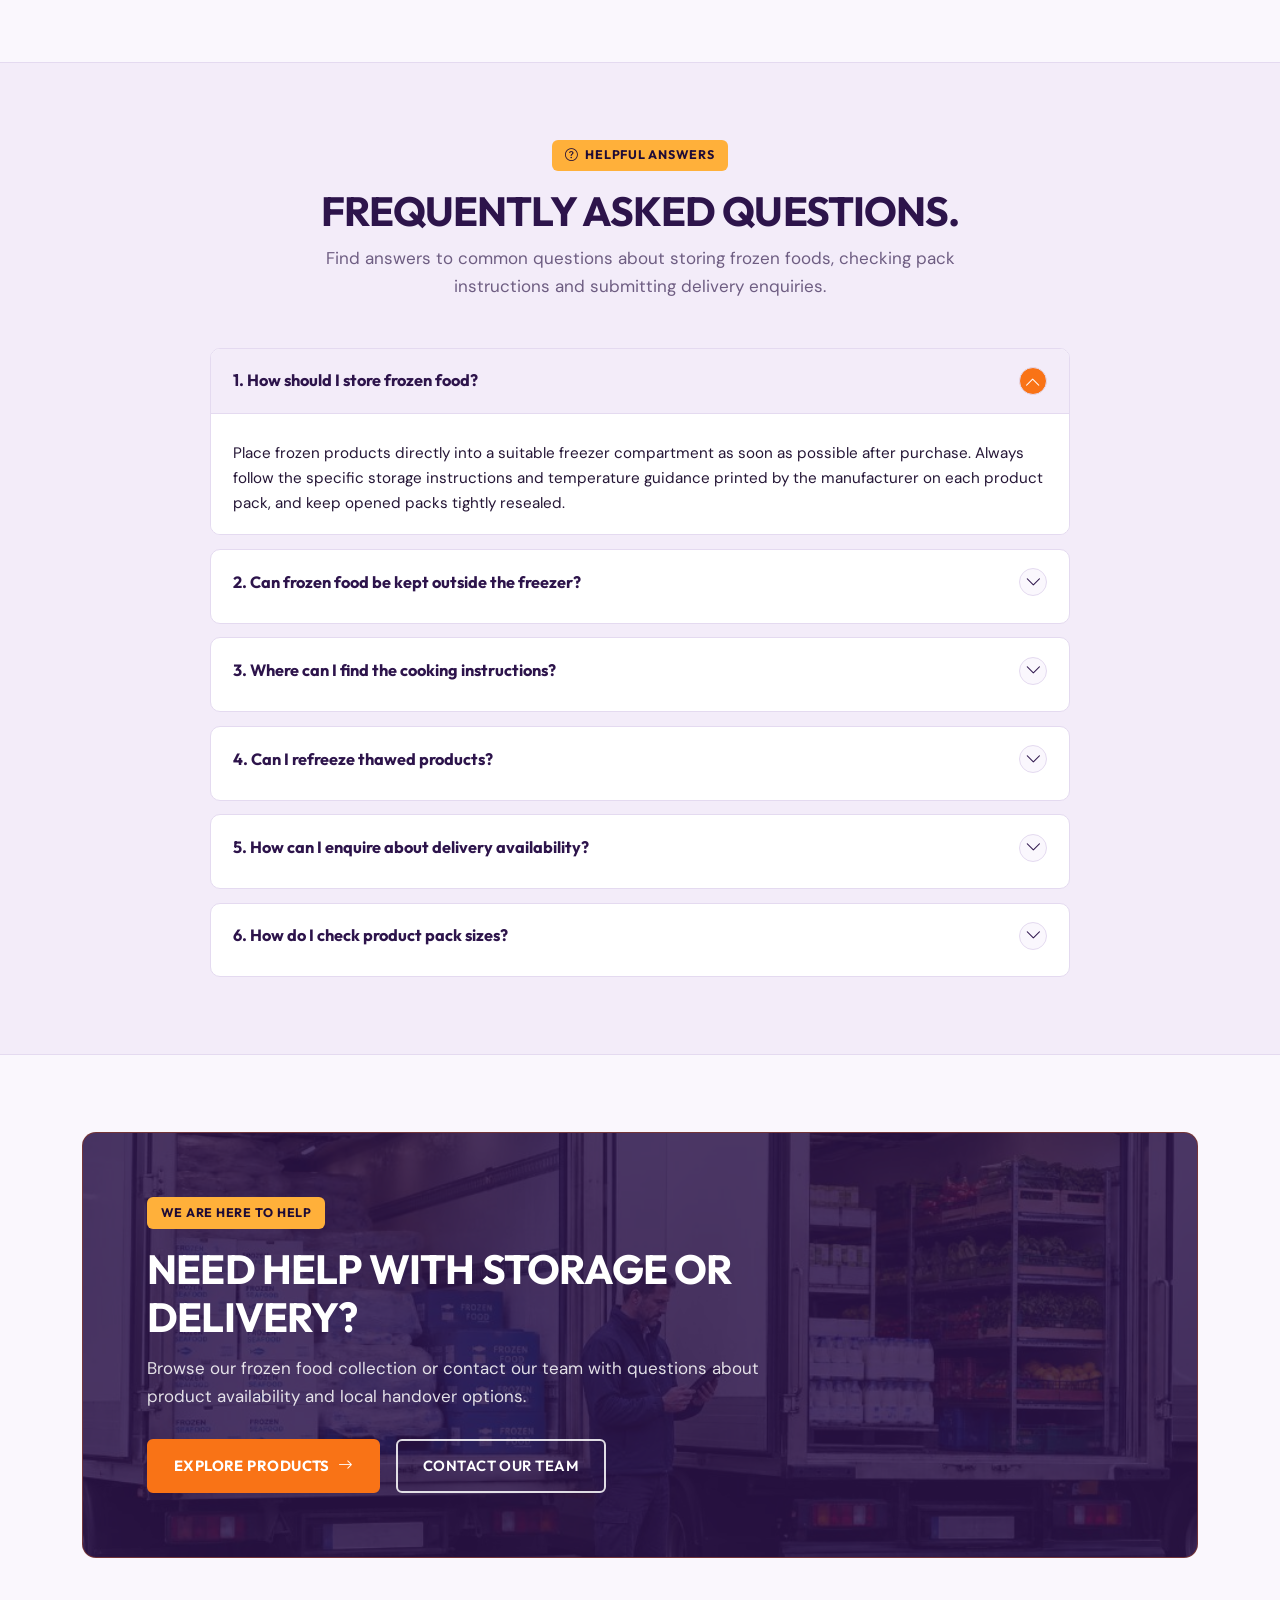
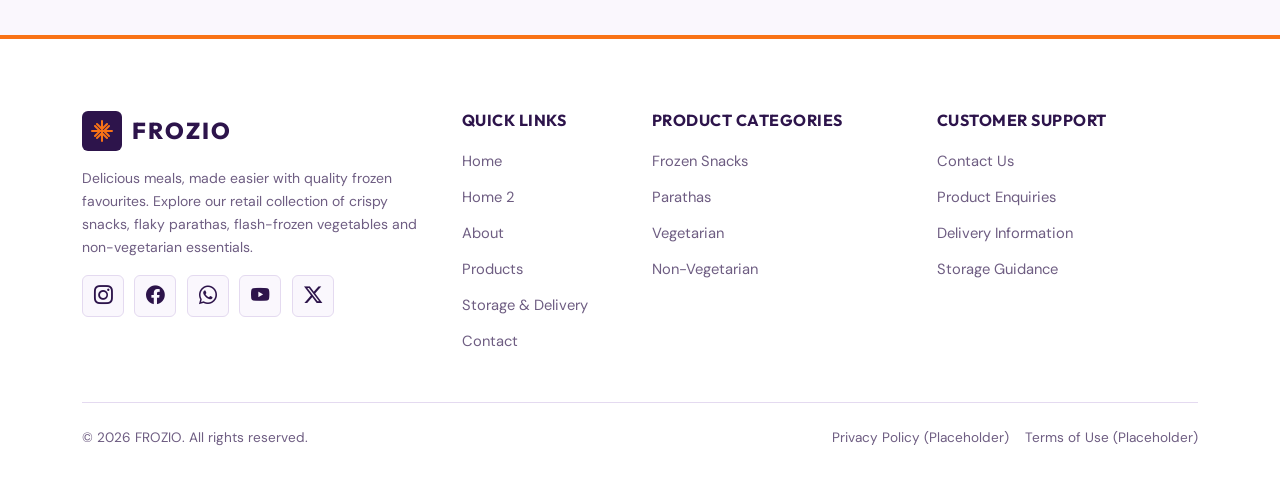
<file: storage-delivery.html>
<!DOCTYPE html>
<html lang="en">
<head>
  <meta charset="UTF-8">
  <meta name="viewport" content="width=device-width, initial-scale=1.0">
  <title>Storage &amp; Delivery | FROZIO</title>
  <link rel="icon" type="image/svg+xml" href="assets/images/favicon.svg">
  <meta name="description" content="Proper Storage. Better Food Handling. Simple information to help you store frozen products correctly and understand our 4-step order enquiry and delivery process.">
  <meta property="og:title" content="Storage &amp; Delivery | FROZIO">
  <meta property="og:description" content="Learn how to store frozen products correctly and understand our delivery enquiry and handover workflow.">
  <meta property="og:type" content="website">
  <meta property="og:image" content="assets/images/freezer-storage.webp">

  <!-- Google Fonts: Outfit (Headings) & DM Sans (Body) -->
  <link rel="preconnect" href="https://fonts.googleapis.com">
  <link rel="preconnect" href="https://fonts.gstatic.com" crossorigin>
  <link href="https://fonts.googleapis.com/css2?family=DM+Sans:ital,opsz,wght@0,9..40,400;0,9..40,500;0,9..40,600;0,9..40,700;1,9..40,400&family=Outfit:wght@600;700;800&display=swap" rel="stylesheet">

  <!-- Bootstrap 5 CSS & Bootstrap Icons CDN -->
  <link href="https://cdn.jsdelivr.net/npm/bootstrap@5.3.3/dist/css/bootstrap.min.css" rel="stylesheet">
  <link href="https://cdn.jsdelivr.net/npm/bootstrap-icons@1.11.3/font/bootstrap-icons.min.css" rel="stylesheet">

  <!-- Global Custom Stylesheet -->
  <link rel="stylesheet" href="assets/css/style.css">
</head>
<body>
  <a href="#main-content" class="skip-link">Skip to main content</a>

  <!-- ========================================================================
       GLOBAL STICKY HEADER
       ======================================================================== -->
  <header class="site-header" role="banner">
    <div class="container">
      <div class="header-inner">
        <a href="index.html" class="brand-logo" aria-label="FROZIO Home">
          <span class="brand-logo-mark" aria-hidden="true">
            <svg width="24" height="24" viewBox="0 0 24 24" fill="none" stroke="currentColor" stroke-width="2" stroke-linecap="round" stroke-linejoin="round">
              <path d="M12 2v20M17 5l-5 5-5-5M17 19l-5-5-5 5M2 12h20M5 7l5 5-5 5M19 7l-5 5 5 5"/>
            </svg>
          </span>
          <span class="brand-logo-text">
            <span class="brand-logo-title">FROZIO</span>
          </span>
        </a>

        <nav class="desktop-nav" aria-label="Primary Navigation">
          <ul class="nav-list">
            <li><a href="index.html" class="nav-link-item">Home</a></li>
            <li><a href="home-2.html" class="nav-link-item">Home 2</a></li>
            <li><a href="about.html" class="nav-link-item">About</a></li>
            <li><a href="products.html" class="nav-link-item">Products</a></li>
            <li><a href="storage-delivery.html" class="nav-link-item active" aria-current="page">Storage &amp; Delivery</a></li>
            <li><a href="contact.html" class="nav-link-item">Contact</a></li>
          </ul>
        </nav>

        <div class="header-actions">
          <button type="button" class="icon-action-btn" id="headerSearchToggleBtn" aria-expanded="false" aria-controls="headerSearchBar" aria-label="Toggle product search" title="Search Products">
            <i class="bi bi-search"></i>
          </button>

          <button type="button" class="icon-action-btn" id="rtlToggleBtn" data-toggle-rtl aria-pressed="false" aria-label="Toggle RTL or LTR layout direction" title="Toggle RTL / LTR">
            <svg class="rtl-toggle-icon" width="19" height="19" viewBox="0 0 24 24" fill="none" stroke="currentColor" stroke-width="2" stroke-linecap="round" stroke-linejoin="round" aria-hidden="true">
              <path d="M4 7h16"/>
              <path d="M16 3.5 20 7l-4 3.5"/>
              <path d="M20 17H4"/>
              <path d="M8 13.5 4 17l4 3.5"/>
            </svg>
          </button>

          <button type="button" class="icon-action-btn" id="themeToggleBtn" data-toggle-theme aria-pressed="false" aria-label="Toggle dark or light theme" title="Toggle Dark / Light Mode">
            <i class="bi bi-moon-stars"></i>
          </button>

          <button type="button" class="icon-action-btn" data-open-cart aria-label="Open Enquiry Cart" title="Enquiry Cart">
            <i class="bi bi-bag-check"></i>
            <span class="cart-count-badge" id="cartCountBadge">0</span>
          </button>

          <a href="contact.html" class="btn-brand-primary header-cta-desktop">Order Enquiry</a>

          <button type="button" class="hamburger-btn" id="mobileMenuOpenBtn" aria-expanded="false" aria-controls="mobileNavDrawer" aria-label="Open navigation menu">
            <i class="bi bi-list"></i>
          </button>
        </div>
      </div>
    </div>

    <div class="header-search-bar" id="headerSearchBar">
      <div class="container">
        <form class="header-search-form" id="headerSearchForm" role="search">
          <label for="headerSearchInput" class="visually-hidden">Search frozen food products</label>
          <input type="search" id="headerSearchInput" class="header-search-input" placeholder="Search samosas, parathas, green peas, chicken nuggets...">
          <button type="submit" class="btn-brand-primary py-2 px-3">Search</button>
        </form>
      </div>
    </div>
  </header>

  <div class="mobile-nav-backdrop" id="sharedOverlayBackdrop"></div>

  <!-- Mobile Navigation Drawer -->
  <aside class="mobile-nav-drawer" id="mobileNavDrawer" aria-hidden="true" aria-label="Mobile Navigation">
    <div class="mobile-drawer-header">
      <span class="fw-bold" style="font-family: var(--font-heading); color: var(--navy-primary);">STORE NAVIGATION</span>
      <button type="button" class="drawer-close-btn" id="mobileMenuCloseBtn" aria-label="Close navigation menu">
        <i class="bi bi-x-lg"></i>
      </button>
    </div>

    <div class="mobile-drawer-body">
      <ul class="mobile-nav-links">
        <li><a href="index.html" class="nav-link-item">Home</a></li>
        <li><a href="home-2.html" class="nav-link-item">Home 2</a></li>
        <li><a href="about.html" class="nav-link-item">About</a></li>
        <li><a href="products.html" class="nav-link-item">Products</a></li>
        <li><a href="storage-delivery.html" class="nav-link-item active" aria-current="page">Storage &amp; Delivery</a></li>
        <li><a href="contact.html" class="nav-link-item">Contact</a></li>
      </ul>

      <div class="mobile-drawer-controls">
        <div class="mobile-drawer-icon-row">
          <button type="button" class="icon-action-btn" id="drawerSearchToggleBtn" data-toggle-drawer-search aria-expanded="false" aria-controls="mobileDrawerSearchBar" aria-label="Toggle product search" title="Search Products">
            <i class="bi bi-search"></i>
          </button>

          <button type="button" class="icon-action-btn" data-toggle-rtl aria-pressed="false" aria-label="Toggle RTL or LTR layout direction" title="Toggle RTL / LTR">
            <svg class="rtl-toggle-icon" width="19" height="19" viewBox="0 0 24 24" fill="none" stroke="currentColor" stroke-width="2" stroke-linecap="round" stroke-linejoin="round" aria-hidden="true">
              <path d="M4 7h16"/>
              <path d="M16 3.5 20 7l-4 3.5"/>
              <path d="M20 17H4"/>
              <path d="M8 13.5 4 17l4 3.5"/>
            </svg>
          </button>
        </div>

        <div class="mobile-drawer-search-bar" id="mobileDrawerSearchBar">
          <form class="mobile-drawer-search-form" data-drawer-search-form role="search">
            <input type="search" class="mobile-drawer-search-input" placeholder="Search frozen foods..." aria-label="Search frozen food products">
            <button type="submit" class="btn-brand-primary py-2 px-3" aria-label="Submit search"><i class="bi bi-search"></i></button>
          </form>
        </div>

        <div class="mobile-drawer-icon-row">
          <button type="button" class="icon-action-btn" data-toggle-theme aria-pressed="false" aria-label="Toggle dark or light theme" title="Toggle Dark / Light Mode">
            <i class="bi bi-moon-stars"></i>
          </button>

          <button type="button" class="icon-action-btn" data-open-cart aria-label="Open Enquiry Cart" title="Enquiry Cart">
            <i class="bi bi-bag-check"></i>
            <span class="cart-count-badge">0</span>
          </button>
        </div>

        <div class="mobile-drawer-cta-wrap">
          <a href="contact.html" class="btn-brand-primary mobile-drawer-cta">Order Enquiry</a>
        </div>
      </div>
    </div>
  </aside>

  <!-- Enquiry Cart Slide-Over Drawer -->
  <aside class="enquiry-cart-drawer" id="enquiryCartDrawer" aria-hidden="true" aria-label="Product Enquiry List">
    <div class="cart-drawer-header">
      <div class="d-flex align-items-center gap-2">
        <i class="bi bi-bag-check-fill" style="color: var(--mint-secondary); font-size: 1.2rem;"></i>
        <h3>Product Enquiry List</h3>
      </div>
      <button type="button" class="drawer-close-btn" id="enquiryCartCloseBtn" aria-label="Close enquiry cart">
        <i class="bi bi-x-lg"></i>
      </button>
    </div>
    <div class="cart-drawer-body" id="enquiryCartBody"></div>
    <div class="cart-drawer-footer">
      <div class="cart-summary-line">
        <span class="text-muted small">Selected Quantity:</span>
        <strong id="enquiryCartCount">0 Packs</strong>
      </div>
      <div class="cart-summary-line mb-2">
        <span class="text-muted small">Estimated Sample Total:</span>
        <strong id="enquiryCartTotal" style="font-size: 1.15rem; color: var(--navy-primary);">₹0</strong>
      </div>
      <p class="small text-muted mb-3" style="font-size: 0.75rem;">*Sample prices are for demonstration only. Submit an enquiry to confirm current store availability.</p>
      <div class="d-grid gap-2">
        <a href="contact.html?prefill=cart" id="sendEnquiryCartBtn" class="btn-brand-primary">SEND PRODUCT ENQUIRY</a>
        <button type="button" id="clearEnquiryCartBtn" class="btn-brand-secondary py-2" style="font-size: 0.8rem;">Clear Enquiry List</button>
      </div>
    </div>
  </aside>

  <main id="main-content">
    <!-- ======================================================================
         PAGE HERO BANNER
         ====================================================================== -->
    <section class="page-hero-banner page-hero-banner--storage" aria-labelledby="storage-hero-heading">
      <div class="container">
        <span class="eyebrow-badge"><i class="bi bi-thermometer-snow"></i> Storage &amp; Delivery Information</span>
        <h1 id="storage-hero-heading">STORAGE &amp; DELIVERY INFORMATION.</h1>
        <p>
          Proper storage, freezing guidelines, preparation instructions, protective packaging and local delivery process&mdash;all in one guide.
        </p>
      </div>
    </section>

    <!-- ======================================================================
         SECTION 1 – STORAGE INTRODUCTION
         ====================================================================== -->
    <section class="section-block section-bg-ice reveal-on-scroll" aria-labelledby="storage-intro-heading">
      <div class="container">
        <div class="row align-items-center g-4 g-lg-5">
          <div class="col-lg-6">
            <span class="eyebrow-badge-mint">Why Proper Frozen Storage Matters</span>
            <h2 id="storage-intro-heading" class="mb-3">PRESERVING TEXTURE, TASTE &amp; QUALITY AT HOME.</h2>
            <p>
              Frozen snacks, parathas, vegetables and ready-to-cook non-vegetarian items rely on consistent freezer storage to maintain their intended texture, moisture balance and culinary quality until the moment you cook them.
            </p>
            <p class="mb-4">
              Placing items promptly into your freezer after purchase and keeping packs properly sealed prevents moisture loss, ice crystal buildup and unnecessary exposure to warm kitchen air.
            </p>
            <div class="p-3 rounded border bg-white d-flex align-items-start gap-3">
              <i class="bi bi-info-circle-fill fs-4" style="color: var(--mint-hover);"></i>
              <div class="small">
                <strong style="color: var(--navy-primary);">Packaging First Principle:</strong> Every product carries specific storage, defrosting and cooking instructions printed by the manufacturer on its retail pack. Always refer to the pack label first.
              </div>
            </div>
          </div>

          <div class="col-lg-6">
            <div class="rounded-3 overflow-hidden border border-3 border-white shadow-sm" style="aspect-ratio: 16 / 10; background-color: var(--navy-primary);">
              <img src="assets/images/freezer-storage.webp" alt="Modern organized kitchen refrigerator and freezer compartment stocked with neatly sealed food containers" class="w-100 h-100 object-fit-cover" width="800" height="500">
            </div>
          </div>
        </div>
      </div>
    </section>

    <!-- ======================================================================
         SECTION 2 – FREEZER STORAGE GUIDANCE
         ====================================================================== -->
    <section id="storage-guidance" class="section-block section-bg-mint reveal-on-scroll" aria-labelledby="freezer-guidance-heading">
      <div class="container">
        <div class="section-header text-center mx-auto" style="max-width: 680px;">
          <span class="eyebrow-badge"><i class="bi bi-snow2"></i> Essential Guidelines</span>
          <h2 id="freezer-guidance-heading">STORE IT RIGHT.</h2>
          <p class="mb-0">
            Follow these six practical habits to keep your frozen snacks, parathas, vegetables and proteins in optimal ready-to-cook condition.
          </p>
        </div>

        <div class="row g-4">
          <div class="col-md-6 col-lg-4">
            <div class="storage-checklist-card">
              <div class="why-feature-icon"><i class="bi bi-card-checklist"></i></div>
              <h3>Follow Printed Instructions</h3>
              <p class="small mb-0">
                Always follow the storage instructions printed on the product packaging, as different categories (such as parathas, vegetables or seafood) may have specific care notes.
              </p>
            </div>
          </div>

          <div class="col-md-6 col-lg-4">
            <div class="storage-checklist-card">
              <div class="why-feature-icon"><i class="bi bi-snow"></i></div>
              <h3>Use a Suitable Freezer</h3>
              <p class="small mb-0">
                Keep frozen products in a dedicated freezer compartment rather than a standard chiller tray so products remain thoroughly frozen until preparation.
              </p>
            </div>
          </div>

          <div class="col-md-6 col-lg-4">
            <div class="storage-checklist-card">
              <div class="why-feature-icon"><i class="bi bi-thermometer-low"></i></div>
              <h3>Manufacturer Temperature Guidance</h3>
              <p class="small mb-0">
                Maintain the freezer temperature recommended by the manufacturer on the individual product label to preserve food quality over time.
              </p>
            </div>
          </div>

          <div class="col-md-6 col-lg-4">
            <div class="storage-checklist-card">
              <div class="why-feature-icon"><i class="bi bi-shield-lock"></i></div>
              <h3>Keep Products Properly Sealed</h3>
              <p class="small mb-0">
                After opening a multi-piece pack of snacks, parathas or vegetables, reseal the pouch tightly or transfer unused portions into an airtight freezer-safe container.
              </p>
            </div>
          </div>

          <div class="col-md-6 col-lg-4">
            <div class="storage-checklist-card">
              <div class="why-feature-icon"><i class="bi bi-arrow-repeat"></i></div>
              <h3>Avoid Temperature Fluctuations</h3>
              <p class="small mb-0">
                Take out only the portion you plan to cook and return the remaining pack to the freezer immediately to avoid unnecessary temperature fluctuations.
              </p>
            </div>
          </div>

          <div class="col-md-6 col-lg-4">
            <div class="storage-checklist-card">
              <div class="why-feature-icon"><i class="bi bi-exclamation-triangle"></i></div>
              <h3>Do Not Refreeze Thawed Items</h3>
              <p class="small mb-0">
                Do not refreeze thawed products unless the product instructions specifically permit it. Once thawed, prepare and consume according to label advice.
              </p>
            </div>
          </div>
        </div>
      </div>
    </section>

    <!-- ======================================================================
         SECTION 3 – FREEZING GUIDELINES (RECOMMENDED STORAGE CONDITIONS)
         ====================================================================== -->
    <section id="freezing-guidelines" class="section-block section-bg-white reveal-on-scroll" aria-labelledby="freezing-guidelines-heading">
      <div class="container">
        <div class="section-header text-center mx-auto" style="max-width: 680px;">
          <span class="eyebrow-badge"><i class="bi bi-thermometer-low"></i> Freezing Guidelines</span>
          <h2 id="freezing-guidelines-heading">RECOMMENDED STORAGE CONDITIONS.</h2>
          <p class="mb-0">
            Keep your frozen snacks, parathas, vegetables and ready-to-cook meats under steady freezer conditions to lock in freshness and texture.
          </p>
        </div>

        <div class="prep-guide-grid mt-4 pt-2">
          <!-- Condition 1 -->
          <div class="prep-guide-card">
            <div>
              <div class="prep-card-header">
                <div class="prep-icon-box" aria-hidden="true">
                  <i class="bi bi-thermometer-snow"></i>
                </div>
                <span class="prep-temp-badge">-18&deg;C / 0&deg;F</span>
              </div>
              <h3 class="prep-card-title">Deep-Freeze Temperature</h3>
              <p class="prep-card-desc">
                Store products continuously at -18&deg;C or below inside a dedicated freezer compartment so items remain firmly frozen until cooking.
              </p>
            </div>
            <div class="prep-meta-tag">
              <i class="bi bi-check2-circle"></i> Steady Freezer Zone
            </div>
          </div>

          <!-- Condition 2 -->
          <div class="prep-guide-card">
            <div>
              <div class="prep-card-header">
                <div class="prep-icon-box" aria-hidden="true">
                  <i class="bi bi-clock-history"></i>
                </div>
                <span class="prep-temp-badge">15&ndash;20 Mins</span>
              </div>
              <h3 class="prep-card-title">Prompt Freezer Transfer</h3>
              <p class="prep-card-desc">
                Place packs into your home freezer promptly after store pickup or handover rather than leaving bags at room temperature.
              </p>
            </div>
            <div class="prep-meta-tag">
              <i class="bi bi-check2-circle"></i> Zero Surface Thaw
            </div>
          </div>

          <!-- Condition 3 -->
          <div class="prep-guide-card">
            <div>
              <div class="prep-card-header">
                <div class="prep-icon-box" aria-hidden="true">
                  <i class="bi bi-wind"></i>
                </div>
                <span class="prep-temp-badge">Middle / Back Shelf</span>
              </div>
              <h3 class="prep-card-title">Avoid Door-Shelf Warmth</h3>
              <p class="prep-card-desc">
                Keep packs away from freezer door racks where frequent opening causes temperature swings and ice crystal buildup on food.
              </p>
            </div>
            <div class="prep-meta-tag">
              <i class="bi bi-check2-circle"></i> Prevent Freezer Burn
            </div>
          </div>

          <!-- Condition 4 -->
          <div class="prep-guide-card">
            <div>
              <div class="prep-card-header">
                <div class="prep-icon-box" aria-hidden="true">
                  <i class="bi bi-calendar2-check"></i>
                </div>
                <span class="prep-temp-badge">FIFO Rotation</span>
              </div>
              <h3 class="prep-card-title">Check Best-Before Dates</h3>
              <p class="prep-card-desc">
                Keep newer packs behind older ones, seal partial pouches tightly and never refreeze products once fully thawed.
              </p>
            </div>
            <div class="prep-meta-tag">
              <i class="bi bi-check2-circle"></i> Follow Label Shelf Life
            </div>
          </div>
        </div>
      </div>
    </section>

    <!-- ======================================================================
         SECTION 4 – PRODUCT HANDLING
         ====================================================================== -->
    <section class="section-block section-bg-ice reveal-on-scroll" aria-labelledby="product-handling-heading">
      <div class="container">
        <div class="row align-items-center g-4 g-lg-5">
          <div class="col-lg-5">
            <div class="rounded-3 overflow-hidden border shadow-sm" style="aspect-ratio: 4 / 3; background-color: var(--navy-primary);">
              <img src="assets/images/freezer-handling.webp" alt="Careful kitchen food handling and ready-to-cook meal preparation from a home freezer" class="w-100 h-100 object-fit-cover" loading="lazy" width="700" height="525">
            </div>
          </div>

          <div class="col-lg-7">
            <span class="eyebrow-badge">Safe Kitchen Practices</span>
            <h2 id="product-handling-heading" class="mb-3">RESPONSIBLE PRODUCT HANDLING BEFORE &amp; DURING COOKING.</h2>
            <p class="mb-4">
              Good kitchen habits help you get the best results from every pack of frozen food while keeping meal preparation safe and hygienic.
            </p>

            <div class="d-flex flex-column gap-3">
              <div class="p-3 rounded border bg-light d-flex align-items-start gap-3">
                <span class="badge rounded-pill" style="background-color: var(--navy-primary);">1</span>
                <div>
                  <h4 class="mb-1" style="font-size: 1rem;">Check Packaging Before Storage</h4>
                  <p class="small mb-0">Inspect pouches and boxes before placing them in the freezer to ensure seals are intact and undamaged.</p>
                </div>
              </div>

              <div class="p-3 rounded border bg-light d-flex align-items-start gap-3">
                <span class="badge rounded-pill" style="background-color: var(--navy-primary);">2</span>
                <div>
                  <h4 class="mb-1" style="font-size: 1rem;">Read Expiry &amp; Best-Before Details</h4>
                  <p class="small mb-0">Check manufacturing, expiry and best-before dates printed on the pack and organize your freezer so older packs are used first.</p>
                </div>
              </div>

              <div class="p-3 rounded border bg-light d-flex align-items-start gap-3">
                <span class="badge rounded-pill" style="background-color: var(--navy-primary);">3</span>
                <div>
                  <h4 class="mb-1" style="font-size: 1rem;">Follow Cooking Instructions</h4>
                  <p class="small mb-0">Some products are designed to be cooked directly from frozen (such as samosas, nuggets and parathas), while others may require thawing—follow the exact method on the pack.</p>
                </div>
              </div>

              <div class="p-3 rounded border bg-light d-flex align-items-start gap-3">
                <span class="badge rounded-pill" style="background-color: var(--navy-primary);">4</span>
                <div>
                  <h4 class="mb-1" style="font-size: 1rem;">Avoid Damaged or Improperly Stored Products</h4>
                  <p class="small mb-0">Avoid consuming products if the primary packaging is torn, unsealed or shows signs of improper storage prior to cooking.</p>
                </div>
              </div>

              <div class="p-3 rounded border bg-light d-flex align-items-start gap-3">
                <span class="badge rounded-pill" style="background-color: var(--navy-primary);">5</span>
                <div>
                  <h4 class="mb-1" style="font-size: 1rem;">Handle According to Packaging Guidance</h4>
                  <p class="small mb-0">Keep raw non-vegetarian ready-to-cook products separate from ready-to-eat foods and wash hands and utensils thoroughly after handling.</p>
                </div>
              </div>
            </div>
          </div>
        </div>
      </div>
    </section>

    <!-- ======================================================================
         SECTION 5 – PREPARATION INSTRUCTIONS (HOW TO COOK OR HEAT PRODUCTS)
         ====================================================================== -->
    <section id="preparation-instructions" class="section-block section-bg-mint reveal-on-scroll" aria-labelledby="storage-prep-heading">
      <div class="container">
        <div class="section-header text-center mx-auto" style="max-width: 680px;">
          <span class="eyebrow-badge"><i class="bi bi-fire"></i> Preparation Instructions</span>
          <h2 id="storage-prep-heading">HOW TO COOK OR HEAT PRODUCTS.</h2>
          <p class="mb-0">
            Most FROZIO items cook straight from the freezer in minutes. Always verify exact times and temperature notes printed on your pack.
          </p>
        </div>

        <div class="prep-guide-grid mt-4 pt-2">
          <!-- Method 1: Air Fryer -->
          <div class="prep-guide-card">
            <div>
              <div class="prep-card-header">
                <div class="prep-icon-box" aria-hidden="true">
                  <i class="bi bi-wind"></i>
                </div>
                <span class="prep-temp-badge">180&deg;C &bull; 8&ndash;12 Mins</span>
              </div>
              <h3 class="prep-card-title">Air Fryer Crisping</h3>
              <p class="prep-card-desc">
                Preheat basket and arrange frozen samosas, nuggets, spring rolls or cutlets in a single layer; shake halfway for even golden crispness.
              </p>
            </div>
            <div class="prep-meta-tag">
              <i class="bi bi-check2-circle"></i> Cook Straight from Frozen
            </div>
          </div>

          <!-- Method 2: Pan / Tawa -->
          <div class="prep-guide-card">
            <div>
              <div class="prep-card-header">
                <div class="prep-icon-box" aria-hidden="true">
                  <i class="bi bi-disc"></i>
                </div>
                <span class="prep-temp-badge">Medium Heat &bull; 3&ndash;5 Mins</span>
              </div>
              <h3 class="prep-card-title">Tawa &amp; Skillet Heating</h3>
              <p class="prep-card-desc">
                Place frozen parathas or kebabs directly onto a preheated pan, lightly brush oil or ghee and flip until golden brown on both sides.
              </p>
            </div>
            <div class="prep-meta-tag">
              <i class="bi bi-check2-circle"></i> Ideal for Parathas &amp; Kebabs
            </div>
          </div>

          <!-- Method 3: Deep Fry -->
          <div class="prep-guide-card">
            <div>
              <div class="prep-card-header">
                <div class="prep-icon-box" aria-hidden="true">
                  <i class="bi bi-droplet-half"></i>
                </div>
                <span class="prep-temp-badge">175&deg;C &bull; 4&ndash;6 Mins</span>
              </div>
              <h3 class="prep-card-title">Golden Deep Frying</h3>
              <p class="prep-card-desc">
                Gently lower frozen cheese balls, wedges or crispy strips into hot oil in small batches without overcrowding until piping hot inside.
              </p>
            </div>
            <div class="prep-meta-tag">
              <i class="bi bi-check2-circle"></i> Drain &amp; Serve Hot
            </div>
          </div>

          <!-- Method 4: Simmer & Steam -->
          <div class="prep-guide-card">
            <div>
              <div class="prep-card-header">
                <div class="prep-icon-box" aria-hidden="true">
                  <i class="bi bi-cup-hot"></i>
                </div>
                <span class="prep-temp-badge">Direct Cook &bull; 3&ndash;4 Mins</span>
              </div>
              <h3 class="prep-card-title">Steaming &amp; Simmering</h3>
              <p class="prep-card-desc">
                Add flash-frozen green peas, sweet corn, mixed vegetables or prawns directly into simmering gravies, soups or boiling water.
              </p>
            </div>
            <div class="prep-meta-tag">
              <i class="bi bi-check2-circle"></i> Pre-Cleaned &amp; Portioned
            </div>
          </div>
        </div>
      </div>
    </section>

    <!-- ======================================================================
         SECTION 6 – PACKAGING INFORMATION (PRODUCT PACKAGING & FRESHNESS)
         ====================================================================== -->
    <section id="packaging-info" class="section-block section-bg-white reveal-on-scroll" aria-labelledby="packaging-info-heading">
      <div class="container">
        <div class="quality-guarantee-wrap">
          <div class="quality-visual-frame">
            <img src="assets/images/frozen-packaging.webp" alt="Sealed multi-layer retail frozen food packs engineered to protect freshness and prevent freezer burn" loading="lazy" width="800" height="800">
            <div class="quality-visual-badge">
              <i class="bi bi-box-seam-fill fs-2" style="color: var(--lime-accent);"></i>
              <div>
                <strong>-18&deg;C Freshness-Lock Packaging</strong>
                <span>Food-grade multi-layer barrier pouches built for home freezers.</span>
              </div>
            </div>
          </div>

          <div>
            <span class="eyebrow-badge mb-2"><i class="bi bi-box-seam"></i> Packaging Information</span>
            <h2 id="packaging-info-heading" class="mb-3">PRODUCT PACKAGING &amp; FRESHNESS PROTECTION.</h2>
            <p class="mb-4">
              Every FROZIO retail pack is sealed at peak quality to protect flavour, block moisture loss and keep kitchen handling simple from store to freezer.
            </p>

            <div class="quality-feature-list">
              <div class="quality-feature-box">
                <div class="quality-feature-icon" aria-hidden="true">
                  <i class="bi bi-layers"></i>
                </div>
                <h4>Multi-Layer Barrier Film</h4>
                <p>Food-grade laminated pouches lock out freezer air, frost crystals and outside odour transfer.</p>
              </div>

              <div class="quality-feature-box">
                <div class="quality-feature-icon" aria-hidden="true">
                  <i class="bi bi-shield-check"></i>
                </div>
                <h4>Tamper-Evident Heat Seals</h4>
                <p>Tight factory heat sealing preserves hygiene and ensures every pack arrives intact and uncompromised.</p>
              </div>

              <div class="quality-feature-box">
                <div class="quality-feature-icon" aria-hidden="true">
                  <i class="bi bi-card-text"></i>
                </div>
                <h4>Clear Care &amp; Prep Labels</h4>
                <p>Net weight, veg/non-veg symbols, storage temperatures, cooking steps and best-before dates are clearly printed.</p>
              </div>

              <div class="quality-feature-box">
                <div class="quality-feature-icon" aria-hidden="true">
                  <i class="bi bi-snow2"></i>
                </div>
                <h4>Insulated Handover Packs</h4>
                <p>Orders are packed carefully in insulated dispatch bags for local delivery so packs stay cold until freezer storage.</p>
              </div>
            </div>
          </div>
        </div>
      </div>
    </section>

    <!-- ======================================================================
         SECTION 7 – DELIVERY INFORMATION (4 STEPS + EDITABLE PLACEHOLDERS)
         ====================================================================== -->
    <section id="delivery-info" class="section-block section-bg-ice reveal-on-scroll" aria-labelledby="delivery-info-heading">
      <div class="container">
        <div class="section-header text-center mx-auto" style="max-width: 680px;">
          <span class="eyebrow-badge"><i class="bi bi-truck"></i> Order Enquiry &amp; Handover Workflow</span>
          <h2 id="delivery-info-heading">FROM OUR STORE TO YOUR DOOR.</h2>
          <p class="mb-0">
            Understand how product enquiries, availability checks and order handovers work in four clear steps.
          </p>
        </div>

        <div class="delivery-steps-grid mb-4">
          <!-- Step 01 -->
          <div class="delivery-step-card">
            <span class="step-number-badge">01</span>
            <h3>Product Selection</h3>
            <p class="small mb-0">
              Browse our online catalogue across Snacks, Parathas, Vegetarian and Non-Vegetarian categories and add your desired packs and quantities to your Enquiry List.
            </p>
          </div>

          <!-- Step 02 -->
          <div class="delivery-step-card">
            <span class="step-number-badge">02</span>
            <h3>Order Enquiry</h3>
            <p class="small mb-0">
              Submit your selected products, preferred quantity and delivery location through our Contact &amp; Order Enquiry form.
            </p>
          </div>

          <!-- Step 03 -->
          <div class="delivery-step-card">
            <span class="step-number-badge">03</span>
            <h3>Availability &amp; Delivery Confirmation</h3>
            <p class="small mb-0">
              Our store team reviews current stock availability, confirms applicable pricing and shares available pickup or local delivery options for your area.
            </p>
          </div>

          <!-- Step 04 -->
          <div class="delivery-step-card">
            <span class="step-number-badge">04</span>
            <h3>Order Handover</h3>
            <p class="small mb-0">
              Once confirmed with the store, your order is prepared for collection or scheduled handover so you can place items promptly into your freezer.
            </p>
          </div>
        </div>

        <!-- Editable Client Policy Placeholders -->
        <div class="p-4 rounded-3 border bg-white shadow-sm">
          <div class="row align-items-center g-4">
            <div class="col-lg-8">
              <span class="eyebrow-badge-mint mb-2">Store Delivery Policy Placeholders (Editable Client Details)</span>
              <h3 class="mb-2" style="font-size: 1.2rem;">Important Delivery &amp; Service Notes</h3>
              <p class="small mb-2">
                Delivery coverage areas, minimum order values, delivery charges, packaging methods and dispatch schedules are confirmed directly by the store upon receiving your enquiry.
              </p>
              <div class="row g-2 small text-muted">
                <div class="col-sm-6"><i class="bi bi-geo-alt me-1"></i><strong>Serviceable Areas:</strong> [Client Placeholder: Local Store Service Radius / Pincodes]</div>
                <div class="col-sm-6"><i class="bi bi-clock me-1"></i><strong>Dispatch Window:</strong> [Client Placeholder: Store Dispatch &amp; Handover Timings]</div>
                <div class="col-sm-6"><i class="bi bi-box-seam me-1"></i><strong>Minimum Order Policy:</strong> [Client Placeholder: Minimum Order Value / Pack Count]</div>
                <div class="col-sm-6"><i class="bi bi-cash-stack me-1"></i><strong>Delivery Charges:</strong> [Client Placeholder: Applicable Local Delivery Fee Structure]</div>
              </div>
            </div>
            <div class="col-lg-4 text-lg-end">
              <a href="contact.html" class="btn-brand-primary">Enquire About Your Area</a>
            </div>
          </div>
        </div>
      </div>
    </section>

    <!-- ======================================================================
         SECTION 5 – FREQUENTLY ASKED QUESTIONS (6 FUNCTIONAL ACCORDIONS)
         ====================================================================== -->
    <section id="faq-section" class="section-block section-bg-mint reveal-on-scroll" aria-labelledby="faq-heading">
      <div class="container">
        <div class="section-header text-center mx-auto" style="max-width: 660px;">
          <span class="eyebrow-badge"><i class="bi bi-question-circle"></i> Helpful Answers</span>
          <h2 id="faq-heading">FREQUENTLY ASKED QUESTIONS.</h2>
          <p class="mb-0">
            Find answers to common questions about storing frozen foods, checking pack instructions and submitting delivery enquiries.
          </p>
        </div>

        <div class="faq-accordion-list">
          <!-- FAQ 1 -->
          <div class="faq-item">
            <h3>
              <button type="button" class="faq-trigger" aria-expanded="true" aria-controls="faq-panel-1" id="faq-btn-1">
                <span>1. How should I store frozen food?</span>
                <span class="faq-icon" aria-hidden="true"><i class="bi bi-chevron-down"></i></span>
              </button>
            </h3>
            <div id="faq-panel-1" class="faq-content" role="region" aria-labelledby="faq-btn-1">
              Place frozen products directly into a suitable freezer compartment as soon as possible after purchase. Always follow the specific storage instructions and temperature guidance printed by the manufacturer on each product pack, and keep opened packs tightly resealed.
            </div>
          </div>

          <!-- FAQ 2 -->
          <div class="faq-item">
            <h3>
              <button type="button" class="faq-trigger" aria-expanded="false" aria-controls="faq-panel-2" id="faq-btn-2">
                <span>2. Can frozen food be kept outside the freezer?</span>
                <span class="faq-icon" aria-hidden="true"><i class="bi bi-chevron-down"></i></span>
              </button>
            </h3>
            <div id="faq-panel-2" class="faq-content" role="region" aria-labelledby="faq-btn-2" hidden>
              Frozen foods should not be left at room temperature for extended periods except when thawing specifically as directed by the product packaging prior to cooking. Leaving frozen items outside the freezer causes thawing and affects food quality and safety.
            </div>
          </div>

          <!-- FAQ 3 -->
          <div class="faq-item">
            <h3>
              <button type="button" class="faq-trigger" aria-expanded="false" aria-controls="faq-panel-3" id="faq-btn-3">
                <span>3. Where can I find the cooking instructions?</span>
                <span class="faq-icon" aria-hidden="true"><i class="bi bi-chevron-down"></i></span>
              </button>
            </h3>
            <div id="faq-panel-3" class="faq-content" role="region" aria-labelledby="faq-btn-3" hidden>
              Detailed cooking methods—such as pan-heating, shallow frying, deep frying, air-frying, steaming or baking—along with recommended cooking times are printed on the back or side panel of each individual product package.
            </div>
          </div>

          <!-- FAQ 4 -->
          <div class="faq-item">
            <h3>
              <button type="button" class="faq-trigger" aria-expanded="false" aria-controls="faq-panel-4" id="faq-btn-4">
                <span>4. Can I refreeze thawed products?</span>
                <span class="faq-icon" aria-hidden="true"><i class="bi bi-chevron-down"></i></span>
              </button>
            </h3>
            <div id="faq-panel-4" class="faq-content" role="region" aria-labelledby="faq-btn-4" hidden>
              Do not refreeze thawed products unless the manufacturer's instructions on the product packaging explicitly state that it is safe to do so. To avoid waste, remove only the number of pieces or portion size you need for a single meal and return the rest to the freezer immediately.
            </div>
          </div>

          <!-- FAQ 5 -->
          <div class="faq-item">
            <h3>
              <button type="button" class="faq-trigger" aria-expanded="false" aria-controls="faq-panel-5" id="faq-btn-5">
                <span>5. How can I enquire about delivery availability?</span>
                <span class="faq-icon" aria-hidden="true"><i class="bi bi-chevron-down"></i></span>
              </button>
            </h3>
            <div id="faq-panel-5" class="faq-content" role="region" aria-labelledby="faq-btn-5" hidden>
              You can select your desired items on our Products page and click "Send Product Enquiry," or fill out the form directly on our Contact page with your delivery location. Our team will confirm whether delivery is available in your area along with applicable store policies.
            </div>
          </div>

          <!-- FAQ 6 -->
          <div class="faq-item">
            <h3>
              <button type="button" class="faq-trigger" aria-expanded="false" aria-controls="faq-panel-6" id="faq-btn-6">
                <span>6. How do I check product pack sizes?</span>
                <span class="faq-icon" aria-hidden="true"><i class="bi bi-chevron-down"></i></span>
              </button>
            </h3>
            <div id="faq-panel-6" class="faq-content" role="region" aria-labelledby="faq-btn-6" hidden>
              Sample pack weights and piece counts are displayed on each product card on our Products page for reference. Exact net weight and piece counts are printed on the physical retail packaging and can be confirmed when placing your product enquiry.
            </div>
          </div>
        </div>
      </div>
    </section>

    <!-- ======================================================================
         SECTION 6 – FINAL CTA
         ====================================================================== -->
    <section class="section-block section-bg-ice reveal-on-scroll" aria-labelledby="storage-final-cta-heading">
      <div class="container">
        <div class="final-cta-banner">
          <div class="final-cta-bg" aria-hidden="true">
            <img src="assets/images/delivery-trucks.webp" alt="" loading="lazy">
          </div>
          <div class="final-cta-content">
            <span class="eyebrow-badge">We Are Here to Help</span>
            <h2 id="storage-final-cta-heading">NEED HELP WITH STORAGE OR DELIVERY?</h2>
            <p>
              Browse our frozen food collection or contact our team with questions about product availability and local handover options.
            </p>
            <div class="d-flex flex-wrap gap-3">
              <a href="products.html" class="btn-brand-mint">
                EXPLORE PRODUCTS <i class="bi bi-arrow-right"></i>
              </a>
              <a href="contact.html" class="btn-brand-outline-white">
                CONTACT OUR TEAM
              </a>
            </div>
          </div>
        </div>
      </div>
    </section>
  </main>

  <!-- ========================================================================
       GLOBAL FOOTER
       ======================================================================== -->
  <footer class="site-footer" role="contentinfo">
    <div class="container">
      <div class="row g-4">
        <div class="col-lg-4 col-md-6">
          <a href="index.html" class="brand-logo mb-3">
            <span class="brand-logo-mark" aria-hidden="true">
              <svg width="24" height="24" viewBox="0 0 24 24" fill="none" stroke="currentColor" stroke-width="2" stroke-linecap="round" stroke-linejoin="round">
                <path d="M12 2v20M17 5l-5 5-5-5M17 19l-5-5-5 5M2 12h20M5 7l5 5-5 5M19 7l-5 5 5 5"/>
              </svg>
            </span>
            <span class="brand-logo-text">
              <span class="brand-logo-title">FROZIO</span>
            </span>
          </a>
          <p class="small mb-3" style="max-width: 340px;">
            Delicious meals, made easier with quality frozen favourites. Explore our retail collection of crispy snacks, flaky parathas, flash-frozen vegetables and non-vegetarian essentials.
          </p>
          <div class="contact-social-links" aria-label="Social Media Links">
            <a href="https://instagram.com" target="_blank" rel="noopener noreferrer" class="social-icon-link" aria-label="Instagram" title="Instagram">
              <i class="bi bi-instagram"></i>
            </a>
            <a href="https://facebook.com" target="_blank" rel="noopener noreferrer" class="social-icon-link" aria-label="Facebook" title="Facebook">
              <i class="bi bi-facebook"></i>
            </a>
            <a href="https://wa.me/" target="_blank" rel="noopener noreferrer" class="social-icon-link" aria-label="WhatsApp" title="WhatsApp">
              <i class="bi bi-whatsapp"></i>
            </a>
            <a href="https://youtube.com" target="_blank" rel="noopener noreferrer" class="social-icon-link" aria-label="YouTube" title="YouTube">
              <i class="bi bi-youtube"></i>
            </a>
            <a href="https://x.com" target="_blank" rel="noopener noreferrer" class="social-icon-link" aria-label="X (Twitter)" title="X (Twitter)">
              <i class="bi bi-twitter-x"></i>
            </a>
          </div>
        </div>

        <div class="col-lg-2 col-md-6 col-6">
          <h3 class="footer-title">Quick Links</h3>
          <ul class="footer-links">
            <li><a href="index.html">Home</a></li>
            <li><a href="home-2.html">Home 2</a></li>
            <li><a href="about.html">About</a></li>
            <li><a href="products.html">Products</a></li>
            <li><a href="storage-delivery.html">Storage &amp; Delivery</a></li>
            <li><a href="contact.html">Contact</a></li>
          </ul>
        </div>

        <div class="col-lg-3 col-md-6 col-6">
          <h3 class="footer-title">Product Categories</h3>
          <ul class="footer-links">
            <li><a href="products.html?category=Snacks">Frozen Snacks</a></li>
            <li><a href="products.html?category=Parathas">Parathas</a></li>
            <li><a href="products.html?category=Vegetarian">Vegetarian</a></li>
            <li><a href="products.html?category=Non-Vegetarian">Non-Vegetarian</a></li>
          </ul>
        </div>

        <div class="col-lg-3 col-md-6">
          <h3 class="footer-title">Customer Support</h3>
          <ul class="footer-links">
            <li><a href="contact.html">Contact Us</a></li>
            <li><a href="contact.html?prefill=cart">Product Enquiries</a></li>
            <li><a href="storage-delivery.html#delivery-info">Delivery Information</a></li>
            <li><a href="storage-delivery.html#storage-guidance">Storage Guidance</a></li>
          </ul>
        </div>
      </div>

      <div class="footer-bottom">
        <div>&copy; 2026 FROZIO. All rights reserved.</div>
        <div class="d-flex gap-3">
          <a href="storage-delivery.html#faq-section">Privacy Policy (Placeholder)</a>
          <a href="storage-delivery.html#faq-section">Terms of Use (Placeholder)</a>
        </div>
      </div>
    </div>
  </footer>

  <button type="button" class="back-to-top-btn" id="backToTopBtn" aria-label="Scroll back to top" title="Back to Top">
    <i class="bi bi-arrow-up" aria-hidden="true"></i>
  </button>

  <script src="assets/js/main.js"></script>
</body>
</html>
</file>
<file: assets/css/style.css>
/* ==========================================================================
   FROZEN FOODS & READY-TO-COOK STORE — GLOBAL STYLESHEET
   Brand Positioning: FRESH CONVENIENCE. FROZEN PERFECTION.
   ========================================================================== */

:root {
  /* Core Brand Palette — Premium Royal Purple & Vibrant Tangerine Orange */
  --navy-primary: #2D144B;
  --navy-dark: #1E0B36;
  --navy-muted: #411E6B;
  --mint-secondary: #F97316;
  --mint-hover: #EA580C;
  --lime-accent: #FFB03A;
  --lime-dark: #F59E0B;

  /* Backgrounds & Surfaces */
  --bg-ice-white: #FAF7FD;
  --bg-soft-mint: #F3ECF9;
  --surface-white: #FFFFFF;

  /* Typography & Borders */
  --text-main: #251636;
  --text-secondary: #6E5D82;
  --border-color: #E4DAF0;

  /* Dietary & Status Indicators */
  --veg-green: #1E824C;
  --nonveg-red: #B8332A;
  --error-red: #C93B2B;

  /* Typography Families */
  --font-heading: 'Outfit', -apple-system, BlinkMacSystemFont, sans-serif;
  --font-body: 'DM Sans', -apple-system, BlinkMacSystemFont, sans-serif;

  /* Layout & Transitions */
  --radius-sm: 6px;
  --radius-md: 10px;
  --radius-lg: 14px;
  --shadow-subtle: 0 4px 20px rgba(45, 20, 75, 0.06);
  --shadow-hover: 0 12px 32px rgba(45, 20, 75, 0.12);
  --shadow-drawer: -8px 0 36px rgba(45, 20, 75, 0.18);
  --transition-fast: 0.2s cubic-bezier(0.25, 1, 0.5, 1);
  --transition-smooth: 0.35s cubic-bezier(0.22, 1, 0.36, 1);
}

/* ==========================================================================
   1. RESET & BASE TYPOGRAPHY
   ========================================================================== */
*,
*::before,
*::after {
  box-sizing: border-box;
}

html {
  scroll-behavior: smooth;
  font-size: 16px;
}

body {
  margin: 0;
  padding: 59px 0 0;
  font-family: var(--font-body);
  color: var(--text-main);
  background-color: var(--bg-ice-white);
  line-height: 1.65;
  overflow-x: hidden;
  -webkit-font-smoothing: antialiased;
}

[hidden] {
  display: none !important;
}

h1, h2, h3, h4, h5, h6 {
  font-family: var(--font-heading);
  color: var(--navy-primary);
  font-weight: 700;
  line-height: 1.18;
  letter-spacing: -0.02em;
  margin-top: 0;
}

h1 {
  font-size: clamp(2.1rem, 4.5vw + 0.5rem, 3.65rem);
}

h2 {
  font-size: clamp(1.65rem, 3vw + 0.4rem, 2.55rem);
}

h3 {
  font-size: clamp(1.2rem, 1.8vw + 0.3rem, 1.55rem);
}

h4 {
  font-size: clamp(1.05rem, 1.2vw + 0.2rem, 1.25rem);
}

p {
  margin-top: 0;
  color: var(--text-secondary);
  font-size: clamp(0.95rem, 0.4vw + 0.85rem, 1.0625rem);
}

a {
  color: var(--navy-primary);
  text-decoration: none;
  transition: color var(--transition-fast);
}

img {
  max-width: 100%;
  height: auto;
  display: block;
}

/* Focus states for accessibility */
:focus-visible {
  outline: 2px solid var(--mint-secondary);
  outline-offset: 3px;
}

/* Skip link */
.skip-link {
  position: absolute;
  top: -100px;
  left: 1rem;
  background: var(--navy-primary);
  color: #FFFFFF;
  padding: 0.6rem 1.2rem;
  z-index: 9999;
  border-radius: var(--radius-sm);
  font-family: var(--font-heading);
  font-weight: 600;
}

.skip-link:focus {
  top: 1rem;
}

/* ==========================================================================
   2. BUTTONS & BADGES
   ========================================================================== */
.btn-brand-primary {
  display: inline-flex;
  align-items: center;
  justify-content: center;
  gap: 0.5rem;
  background-color: var(--navy-primary);
  color: #FFFFFF;
  font-family: var(--font-heading);
  font-weight: 600;
  font-size: 0.92rem;
  letter-spacing: 0.03em;
  text-transform: uppercase;
  padding: 0.82rem 1.55rem;
  border: 2px solid var(--navy-primary);
  border-radius: var(--radius-sm);
  cursor: pointer;
  transition: all var(--transition-fast);
  text-align: center;
  white-space: nowrap;
}

.btn-brand-primary:hover,
.btn-brand-primary:focus-visible {
  background-color: var(--mint-secondary);
  border-color: var(--mint-secondary);
  color: #FFFFFF;
  transform: translateY(-1px);
}

.btn-brand-secondary {
  display: inline-flex;
  align-items: center;
  justify-content: center;
  gap: 0.5rem;
  background-color: transparent;
  color: var(--navy-primary);
  font-family: var(--font-heading);
  font-weight: 600;
  font-size: 0.92rem;
  letter-spacing: 0.03em;
  text-transform: uppercase;
  padding: 0.82rem 1.55rem;
  border: 2px solid var(--navy-primary);
  border-radius: var(--radius-sm);
  cursor: pointer;
  transition: all var(--transition-fast);
  text-align: center;
  white-space: nowrap;
}

.btn-brand-secondary:hover,
.btn-brand-secondary:focus-visible {
  background-color: var(--navy-primary);
  color: #FFFFFF;
  transform: translateY(-1px);
}

.btn-brand-mint {
  display: inline-flex;
  align-items: center;
  justify-content: center;
  gap: 0.5rem;
  background-color: var(--mint-secondary);
  color: #FFFFFF;
  font-family: var(--font-heading);
  font-weight: 700;
  font-size: 0.92rem;
  letter-spacing: 0.03em;
  text-transform: uppercase;
  padding: 0.82rem 1.55rem;
  border: 2px solid var(--mint-secondary);
  border-radius: var(--radius-sm);
  cursor: pointer;
  transition: all var(--transition-fast);
  white-space: nowrap;
}

.btn-brand-mint:hover,
.btn-brand-mint:focus-visible {
  background-color: var(--lime-accent);
  border-color: var(--lime-accent);
  color: #1E0B36;
}

.btn-brand-outline-white {
  display: inline-flex;
  align-items: center;
  justify-content: center;
  gap: 0.5rem;
  background-color: transparent;
  color: #FFFFFF;
  font-family: var(--font-heading);
  font-weight: 600;
  font-size: 0.92rem;
  letter-spacing: 0.03em;
  text-transform: uppercase;
  padding: 0.82rem 1.55rem;
  border: 2px solid rgba(255, 255, 255, 0.85);
  border-radius: var(--radius-sm);
  cursor: pointer;
  transition: all var(--transition-fast);
  white-space: nowrap;
}

.btn-brand-outline-white:hover,
.btn-brand-outline-white:focus-visible {
  background-color: #FFFFFF;
  border-color: #FFFFFF;
  color: #1E0B36;
}

.eyebrow-badge {
  display: inline-flex;
  align-items: center;
  gap: 0.45rem;
  width: fit-content;
  background-color: var(--lime-accent);
  color: #1E0B36;
  font-family: var(--font-heading);
  font-weight: 700;
  font-size: 0.78rem;
  letter-spacing: 0.06em;
  text-transform: uppercase;
  padding: 0.35rem 0.85rem;
  border-radius: var(--radius-sm);
  margin-bottom: 1rem;
}

.eyebrow-badge-mint {
  display: inline-flex;
  align-items: center;
  gap: 0.45rem;
  background-color: var(--bg-soft-mint);
  color: var(--navy-primary);
  border: 1px solid rgba(249, 115, 22, 0.4);
  font-family: var(--font-heading);
  font-weight: 600;
  font-size: 0.78rem;
  letter-spacing: 0.06em;
  text-transform: uppercase;
  padding: 0.35rem 0.85rem;
  border-radius: var(--radius-sm);
  margin-bottom: 1rem;
}

/* ==========================================================================
   3. FIXED HEADER & NAVIGATION (DESKTOP + TABLET + MOBILE)
   ========================================================================== */
.site-header {
  position: fixed;
  top: 0;
  left: 0;
  right: 0;
  width: 100%;
  z-index: 1030;
  background-color: var(--surface-white);
  border-bottom: 1px solid var(--border-color);
  transition: padding var(--transition-fast), box-shadow var(--transition-fast), background-color var(--transition-fast);
  padding: 0;
}

.site-header.is-scrolled {
  box-shadow: 0 6px 24px rgba(45, 20, 75, 0.12);
}

.header-inner {
  display: flex;
  align-items: center;
  justify-content: space-between;
  gap: 0.75rem;
  min-height: 58px;
  padding: 0.45rem 0;
  transition: padding var(--transition-fast), min-height var(--transition-fast);
}

.site-header.is-scrolled .header-inner {
  min-height: 54px;
  padding: 0.35rem 0;
}

.brand-logo {
  display: inline-flex;
  align-items: center;
  gap: 0.65rem;
  text-decoration: none;
  color: var(--navy-primary);
  flex-shrink: 0;
}

.brand-logo-mark {
  width: 40px;
  height: 40px;
  border-radius: var(--radius-sm);
  background-color: var(--navy-primary);
  display: inline-flex;
  align-items: center;
  justify-content: center;
  color: var(--mint-secondary);
  flex-shrink: 0;
  position: relative;
}

.brand-logo-text {
  display: flex;
  flex-direction: column;
  line-height: 1.1;
}

.brand-logo-title {
  font-family: var(--font-heading);
  font-weight: 800;
  font-size: clamp(1.25rem, 1.8vw, 1.5rem);
  letter-spacing: 0.08em;
  color: var(--navy-primary);
}

.brand-logo-subtitle {
  display: none;
}

/* Desktop Navigation */
.desktop-nav {
  display: none;
}

.nav-list {
  display: flex;
  align-items: center;
  gap: 1.15rem;
  list-style: none;
  margin: 0;
  padding: 0;
}

.nav-link-item {
  font-family: var(--font-heading);
  font-weight: 600;
  font-size: 0.95rem;
  color: var(--text-main);
  padding: 0.45rem 0.1rem;
  position: relative;
  transition: color var(--transition-fast);
  white-space: nowrap;
}

.nav-link-item::after {
  content: '';
  position: absolute;
  bottom: 0;
  left: 0;
  width: 0;
  height: 2.5px;
  background-color: var(--mint-secondary);
  transition: width var(--transition-fast);
}

.nav-link-item:hover,
.nav-link-item.active {
  color: var(--navy-primary);
}

.nav-link-item:hover::after,
.nav-link-item.active::after {
  width: 100%;
}

/* Header Right Actions */
.header-actions {
  display: flex;
  align-items: center;
  gap: 0.42rem;
  flex-shrink: 0;
}

.icon-action-btn {
  position: relative;
  width: 40px;
  height: 40px;
  border-radius: var(--radius-sm);
  border: 1px solid var(--border-color);
  background-color: var(--bg-ice-white);
  color: var(--navy-primary);
  display: inline-flex;
  align-items: center;
  justify-content: center;
  font-size: 1.05rem;
  cursor: pointer;
  transition: all var(--transition-fast);
}

.icon-action-btn:hover,
.icon-action-btn:focus-visible {
  background-color: var(--bg-soft-mint);
  border-color: var(--mint-secondary);
  color: var(--navy-primary);
}

.cart-count-badge {
  position: absolute;
  top: -5px;
  right: -5px;
  min-width: 20px;
  height: 20px;
  padding: 0 5px;
  border-radius: 999px;
  background-color: var(--mint-secondary);
  color: #FFFFFF;
  font-family: var(--font-heading);
  font-weight: 700;
  font-size: 0.72rem;
  display: inline-flex;
  align-items: center;
  justify-content: center;
  border: 2px solid var(--surface-white);
  transition: transform var(--transition-fast);
}

.cart-count-badge.pulse {
  transform: scale(1.28);
}

.header-cta-desktop {
  display: none;
}

.hamburger-btn {
  width: 40px;
  height: 40px;
  border-radius: var(--radius-sm);
  border: 1px solid var(--navy-primary);
  background-color: var(--navy-primary);
  color: #FFFFFF;
  display: inline-flex;
  align-items: center;
  justify-content: center;
  font-size: 1.25rem;
  cursor: pointer;
  transition: all var(--transition-fast);
}

.hamburger-btn:hover,
.hamburger-btn:focus-visible {
  background-color: var(--mint-secondary);
  border-color: var(--mint-secondary);
  color: #FFFFFF;
}

@media (max-width: 1024px) {
  .header-actions > :not(.hamburger-btn) {
    display: none !important;
  }
}

@media (min-width: 1025px) {
  .desktop-nav {
    display: block;
    margin-inline: auto;
  }
  .header-cta-desktop {
    display: inline-flex;
    margin-inline-start: 0.55rem;
    padding: 0.54rem 1.05rem;
    font-size: 0.82rem;
  }
  .hamburger-btn {
    display: none;
  }
}

@media (min-width: 1200px) {
  .nav-list {
    gap: 1.5rem;
  }
}

@media (max-width: 380px) {
  .brand-logo-mark {
    width: 34px;
    height: 34px;
  }
  .brand-logo-title {
    font-size: 0.76rem;
  }
  .brand-logo-subtitle {
    font-size: 0.6rem;
  }
  .icon-action-btn,
  .hamburger-btn {
    width: 36px;
    height: 36px;
    font-size: 1rem;
  }
}

/* Mobile Navigation Drawer */
.mobile-nav-backdrop {
  position: fixed;
  inset: 0;
  background-color: rgba(45, 20, 75, 0.58);
  z-index: 1040;
  opacity: 0;
  visibility: hidden;
  transition: opacity var(--transition-smooth), visibility var(--transition-smooth);
}

.mobile-nav-backdrop.is-open {
  opacity: 1;
  visibility: visible;
}

.mobile-nav-drawer {
  position: fixed;
  top: 0;
  right: 0;
  width: min(340px, 88vw);
  height: 100vh;
  background-color: var(--surface-white);
  z-index: 1050;
  box-shadow: var(--shadow-drawer);
  transform: translateX(100%);
  transition: transform var(--transition-smooth);
  display: flex;
  flex-direction: column;
  overflow-y: auto;
}

.mobile-nav-drawer.is-open {
  transform: translateX(0);
}

.mobile-drawer-header {
  display: flex;
  align-items: center;
  justify-content: space-between;
  padding: 1.05rem 1.25rem;
  border-bottom: 1px solid var(--border-color);
  background-color: var(--bg-ice-white);
}

.drawer-close-btn {
  width: 38px;
  height: 38px;
  border-radius: var(--radius-sm);
  border: 1px solid var(--border-color);
  background-color: var(--surface-white);
  color: var(--navy-primary);
  display: inline-flex;
  align-items: center;
  justify-content: center;
  font-size: 1.15rem;
  cursor: pointer;
}

.drawer-close-btn:hover {
  background-color: var(--bg-soft-mint);
  border-color: var(--mint-secondary);
}

.mobile-drawer-body {
  flex: 1;
  display: flex;
  flex-direction: column;
  align-items: center;
  gap: 1rem;
  padding: 1.25rem 1.25rem 1.5rem;
  text-align: center;
}

.mobile-nav-links {
  list-style: none;
  margin: 0;
  padding: 0;
  display: flex;
  flex-direction: column;
  align-items: center;
  gap: 0.35rem;
  width: 100%;
}

.mobile-nav-links .nav-link-item {
  display: inline-block;
  text-align: center;
  font-size: 1.04rem;
  padding: 0.38rem 0.5rem;
}

.mobile-drawer-controls {
  display: flex;
  flex-direction: column;
  align-items: center;
  gap: 0.7rem;
  width: 100%;
  margin: 0;
}

.mobile-drawer-icon-row {
  display: flex;
  align-items: center;
  justify-content: center;
  gap: 0.65rem;
}

.mobile-drawer-search-bar {
  width: 100%;
  max-height: 0;
  overflow: hidden;
  transition: max-height var(--transition-smooth), margin var(--transition-smooth);
}

.mobile-drawer-search-bar.is-open {
  max-height: 64px;
  margin: 0.1rem 0;
}

.mobile-drawer-search-form {
  display: flex;
  align-items: center;
  gap: 0.45rem;
}

.mobile-drawer-search-input {
  flex: 1;
  min-width: 0;
  padding: 0.55rem 0.85rem;
  border: 1px solid var(--border-color);
  border-radius: var(--radius-sm);
  font-family: var(--font-body);
  font-size: 0.9rem;
  color: var(--text-main);
  background-color: var(--bg-ice-white);
}

.mobile-drawer-search-input:focus {
  outline: none;
  border-color: var(--mint-secondary);
  background-color: var(--surface-white);
}

.mobile-drawer-cta-wrap {
  display: flex;
  justify-content: center;
  width: 100%;
  margin-top: 0.25rem;
}

.mobile-drawer-cta {
  padding: 0.65rem 1.35rem;
  font-size: 0.86rem;
}

/* Search Bar Overlay */
.header-search-bar {
  background-color: var(--bg-soft-mint);
  border-top: 0 solid transparent;
  max-height: 0;
  overflow: hidden;
  transition: max-height var(--transition-smooth), padding var(--transition-smooth);
}

.header-search-bar.is-open {
  border-top: 1px solid var(--border-color);
  max-height: 110px;
  padding: 0.85rem 0;
}

.header-search-form {
  display: flex;
  align-items: center;
  gap: 0.55rem;
  max-width: 680px;
  margin: 0 auto;
}

.header-search-input {
  flex: 1;
  padding: 0.65rem 1rem;
  border: 1px solid var(--border-color);
  border-radius: var(--radius-sm);
  font-family: var(--font-body);
  font-size: 0.95rem;
  color: var(--text-main);
  background-color: var(--surface-white);
}

/* ==========================================================================
   4. HOME PAGE — SECTION 1: PREMIUM EDITORIAL HERO
   ========================================================================== */
.hero-section {
  position: relative;
  min-height: calc(100vh - 59px);
  display: flex;
  align-items: center;
  padding: clamp(1.75rem, 3.5vh, 3.5rem) 0;
  background: linear-gradient(135deg, rgba(253, 251, 247, 0.86) 0%, rgba(255, 247, 237, 0.82) 100%),
    url('../images/hero-home1-bg.jpg') center / cover no-repeat;
  border-bottom: 1px solid var(--border-color);
  overflow: hidden;
}

[data-theme="dark"] .hero-section {
  background: linear-gradient(135deg, rgba(30, 11, 54, 0.84) 0%, rgba(19, 6, 36, 0.88) 100%),
    url('../images/hero-home1-bg.jpg') center / cover no-repeat;
}

.hero-section > .container {
  width: 100%;
  min-width: 0;
}

.hero-section::before {
  content: '';
  position: absolute;
  top: -120px;
  right: -120px;
  width: 420px;
  height: 420px;
  border-radius: 50%;
  background: radial-gradient(circle, rgba(249, 115, 22, 0.16) 0%, transparent 70%);
  pointer-events: none;
}

.hero-grid {
  display: grid;
  grid-template-columns: 1fr;
  gap: 2.5rem;
  align-items: center;
}

@media (min-width: 992px) {
  .hero-grid {
    grid-template-columns: 1.08fr 0.92fr;
    gap: 3rem;
  }
}

.hero-content {
  position: relative;
  z-index: 2;
}

.hero-tagline-bar {
  display: inline-flex;
  align-items: center;
  gap: 0.55rem;
  background-color: var(--surface-white);
  border: 1px solid var(--border-color);
  padding: 0.4rem 0.9rem;
  border-radius: var(--radius-sm);
  margin-bottom: 1.25rem;
  box-shadow: var(--shadow-subtle);
}

.hero-tagline-dot {
  width: 9px;
  height: 9px;
  border-radius: 50%;
  background-color: var(--mint-secondary);
}

.hero-tagline-text {
  font-family: var(--font-heading);
  font-weight: 700;
  font-size: 0.78rem;
  letter-spacing: 0.07em;
  text-transform: uppercase;
  color: var(--navy-primary);
}

.hero-title {
  margin-bottom: 1.15rem;
  color: var(--navy-primary);
}

.hero-title span {
  color: var(--mint-hover);
  display: inline-block;
}

.hero-lead {
  font-size: clamp(1.02rem, 1.1vw, 1.18rem);
  color: var(--text-main);
  max-width: 560px;
  margin-bottom: 1.85rem;
}

.hero-cta-group {
  display: flex;
  flex-wrap: wrap;
  gap: 0.85rem;
  margin-bottom: 2rem;
}

.hero-trust-strip {
  display: grid;
  grid-template-columns: repeat(auto-fit, minmax(150px, 1fr));
  gap: 0.85rem;
  padding-top: 1.5rem;
  border-top: 1px solid var(--border-color);
}

.hero-trust-item {
  display: flex;
  align-items: center;
  gap: 0.6rem;
  font-family: var(--font-heading);
  font-weight: 600;
  font-size: 0.86rem;
  color: var(--navy-primary);
}

.hero-trust-icon {
  width: 32px;
  height: 32px;
  border-radius: var(--radius-sm);
  background-color: var(--surface-white);
  border: 1px solid var(--border-color);
  color: var(--mint-hover);
  display: inline-flex;
  align-items: center;
  justify-content: center;
  flex-shrink: 0;
}

/* Hero Visual Composition & HTML Overlay Highlights */
.hero-visual-wrapper {
  position: relative;
  z-index: 2;
}

.hero-image-frame {
  position: relative;
  border-radius: var(--radius-lg);
  overflow: hidden;
  border: 4px solid var(--surface-white);
  box-shadow: var(--shadow-hover);
  background-color: var(--navy-primary);
  aspect-ratio: 4 / 3;
}

.hero-image-frame img {
  width: 100%;
  height: 100%;
  object-fit: cover;
}

.hero-overlay-pill {
  position: absolute;
  background-color: rgba(255, 255, 255, 0.96);
  border: 1px solid var(--border-color);
  border-radius: var(--radius-sm);
  padding: 0.55rem 0.85rem;
  display: inline-flex;
  align-items: center;
  gap: 0.5rem;
  box-shadow: 0 8px 24px rgba(45, 20, 75, 0.14);
  font-family: var(--font-heading);
  font-weight: 700;
  font-size: 0.78rem;
  color: var(--navy-primary);
  z-index: 3;
}

.hero-overlay-pill i {
  color: var(--mint-hover);
  font-size: 1rem;
}

.hero-pill-1 {
  top: 1rem;
  left: 1rem;
}

.hero-pill-2 {
  bottom: 1rem;
  left: 1rem;
  background-color: var(--navy-primary);
  color: #FFFFFF;
  border-color: rgba(255, 176, 58, 0.45);
}

.hero-pill-2 i {
  color: var(--lime-accent);
}

.hero-pill-3 {
  top: 1rem;
  right: 1rem;
  background-color: var(--lime-accent);
  color: #1E0B36;
  border-color: var(--lime-dark);
}

.hero-pill-3 i {
  color: #1E0B36;
}

@media (max-width: 575px) {
  .hero-overlay-pill {
    font-size: 0.7rem;
    padding: 0.38rem 0.65rem;
  }
  .hero-pill-3 {
    top: auto;
    bottom: 3.6rem;
    right: 0.75rem;
  }
}

/* ==========================================================================
   5. SECTION SPACINGS & HEADERS
   ========================================================================== */
.section-block {
  padding: clamp(3.25rem, 6vw, 5.25rem) 0;
}

.section-bg-ice {
  background-color: var(--bg-ice-white);
}

.section-bg-mint {
  background-color: var(--bg-soft-mint);
  border-top: 1px solid var(--border-color);
  border-bottom: 1px solid var(--border-color);
}

.section-bg-white {
  background-color: var(--surface-white);
  border-top: 1px solid var(--border-color);
  border-bottom: 1px solid var(--border-color);
}

.section-header {
  margin-bottom: clamp(2rem, 4vw, 3rem);
}

.section-header-split {
  display: flex;
  flex-direction: column;
  justify-content: space-between;
  align-items: flex-start;
  gap: 1rem;
  margin-bottom: clamp(2rem, 4vw, 3rem);
}

@media (min-width: 768px) {
  .section-header-split {
    flex-direction: row;
    align-items: flex-end;
  }
}

/* ==========================================================================
   6. HOME PAGE — SECTION 2: QUICK MEAL PICKS (BALANCED EDITORIAL GRID)
   ========================================================================== */
.quick-meals-editorial-grid {
  display: grid;
  grid-template-columns: 1fr;
  gap: 1.5rem;
  align-items: stretch;
}

@media (min-width: 640px) {
  .quick-meals-editorial-grid {
    grid-template-columns: repeat(2, 1fr);
  }
}

@media (min-width: 1100px) {
  .quick-meals-editorial-grid {
    grid-template-columns: repeat(4, 1fr);
  }
}

.quick-pick-card,
.quick-pick-card.pick-featured,
.quick-pick-card.pick-wide {
  grid-row: auto;
  grid-column: auto;
  height: 100%;
  background-color: var(--surface-white);
  border: 1px solid var(--border-color);
  border-radius: var(--radius-md);
  overflow: hidden;
  display: flex;
  flex-direction: column;
  justify-content: space-between;
  box-shadow: var(--shadow-subtle);
  transition: transform var(--transition-fast), box-shadow var(--transition-fast), border-color var(--transition-fast);
}

.quick-pick-card:hover {
  transform: translateY(-4px);
  box-shadow: var(--shadow-hover);
  border-color: var(--mint-secondary);
}

.quick-pick-media,
.quick-pick-card.pick-featured .quick-pick-media,
.quick-pick-card.pick-wide .quick-pick-media {
  position: relative;
  width: 100%;
  min-height: 0;
  overflow: hidden;
  background-color: var(--navy-primary);
  aspect-ratio: 16 / 10;
  flex-shrink: 0;
}

.quick-pick-media img {
  width: 100%;
  height: 100%;
  object-fit: cover;
  transition: transform var(--transition-smooth);
}

.quick-pick-card:hover .quick-pick-media img {
  transform: scale(1.05);
}

.prep-convenience-label {
  position: absolute;
  top: 0.75rem;
  left: 0.75rem;
  background-color: var(--lime-accent);
  color: #1E0B36;
  font-family: var(--font-heading);
  font-weight: 700;
  font-size: 0.73rem;
  letter-spacing: 0.04em;
  text-transform: uppercase;
  padding: 0.3rem 0.7rem;
  border-radius: var(--radius-sm);
}

.quick-pick-body {
  padding: 1.35rem;
  display: flex;
  flex-direction: column;
  justify-content: space-between;
  flex: 1;
}

.quick-pick-title {
  font-size: 1.2rem;
  margin-bottom: 0.45rem;
}

.quick-pick-desc {
  font-size: 0.92rem;
  margin-bottom: 1.1rem;
}

.quick-pick-link {
  display: inline-flex;
  align-items: center;
  gap: 0.4rem;
  margin-top: auto;
  padding-top: 0.75rem;
  border-top: 1px solid var(--border-color);
  font-family: var(--font-heading);
  font-weight: 700;
  font-size: 0.84rem;
  text-transform: uppercase;
  letter-spacing: 0.04em;
  color: var(--navy-primary);
}

.quick-pick-link i {
  color: var(--mint-hover);
  transition: transform var(--transition-fast);
}

.quick-pick-card:hover .quick-pick-link i {
  transform: translateX(4px);
}

/* ==========================================================================
   7. HOME PAGE — SECTION 3: SHOP BY CATEGORY
   ========================================================================== */
.category-showcase-grid {
  display: grid;
  grid-template-columns: 1fr;
  gap: 1.5rem;
}

@media (min-width: 600px) {
  .category-showcase-grid {
    grid-template-columns: repeat(2, 1fr);
  }
}

@media (min-width: 1200px) {
  .category-showcase-grid {
    grid-template-columns: repeat(4, 1fr);
  }
}

.category-showcase-card {
  background-color: var(--surface-white);
  border: 1px solid var(--border-color);
  border-radius: var(--radius-md);
  overflow: hidden;
  display: flex;
  flex-direction: column;
  transition: transform var(--transition-fast), box-shadow var(--transition-fast), border-color var(--transition-fast);
}

.category-showcase-card:hover {
  transform: translateY(-4px);
  box-shadow: var(--shadow-hover);
  border-color: var(--mint-secondary);
}

.category-showcase-img {
  position: relative;
  aspect-ratio: 4 / 3;
  overflow: hidden;
  background-color: var(--navy-primary);
}

.category-showcase-img img {
  width: 100%;
  height: 100%;
  object-fit: cover;
  transition: transform var(--transition-smooth);
}

.category-showcase-card:hover .category-showcase-img img {
  transform: scale(1.05);
}

.category-count-pill {
  position: absolute;
  bottom: 0.75rem;
  right: 0.75rem;
  background-color: rgba(45, 20, 75, 0.92);
  color: #FFFFFF;
  font-family: var(--font-heading);
  font-weight: 600;
  font-size: 0.74rem;
  padding: 0.28rem 0.65rem;
  border-radius: var(--radius-sm);
}

.category-showcase-body {
  padding: 1.35rem;
  display: flex;
  flex-direction: column;
  flex: 1;
  justify-content: space-between;
}

/* ==========================================================================
   8. PRODUCT CARDS & GRID (HOME + PRODUCTS PAGE)
   ========================================================================== */
.product-grid {
  display: grid;
  grid-template-columns: 1fr;
  gap: 1.5rem;
}

@media (min-width: 576px) {
  .product-grid {
    grid-template-columns: repeat(2, 1fr);
  }
}

@media (min-width: 992px) {
  .product-grid-3 {
    grid-template-columns: repeat(3, 1fr);
  }
  .product-grid-4 {
    grid-template-columns: repeat(3, 1fr);
  }
}

@media (min-width: 1200px) {
  .product-grid-4 {
    grid-template-columns: repeat(4, 1fr);
  }
}

#productsCatalogGrid {
  display: flex;
  flex-wrap: wrap;
  justify-content: center;
  gap: 1.5rem;
}

#productsCatalogGrid .product-card {
  flex: 0 0 100%;
  min-width: 0;
}

@media (min-width: 576px) {
  #productsCatalogGrid .product-card {
    flex: 0 0 calc((100% - 1.52rem) / 2);
  }
}

@media (min-width: 992px) {
  #productsCatalogGrid .product-card {
    flex: 0 0 calc((100% - 3.02rem) / 3);
  }
}

@media (min-width: 1200px) {
  #productsCatalogGrid .product-card {
    flex: 0 0 calc((100% - 4.52rem) / 4);
  }
}

.product-card {
  background-color: var(--surface-white);
  border: 1px solid var(--border-color);
  border-radius: var(--radius-md);
  overflow: hidden;
  display: flex;
  flex-direction: column;
  justify-content: space-between;
  transition: transform var(--transition-fast), box-shadow var(--transition-fast), border-color var(--transition-fast);
}

.product-card:hover {
  transform: translateY(-4px);
  box-shadow: var(--shadow-hover);
  border-color: var(--mint-secondary);
}

.product-card-media {
  position: relative;
  aspect-ratio: 4 / 3;
  overflow: hidden;
  background-color: var(--bg-ice-white);
  border-bottom: 1px solid var(--border-color);
}

.product-card-media img {
  width: 100%;
  height: 100%;
  object-fit: cover;
  transition: transform var(--transition-smooth);
}

.product-card:hover .product-card-media img {
  transform: scale(1.05);
}

.product-category-tag {
  position: absolute;
  top: 0.7rem;
  left: 0.7rem;
  background-color: rgba(45, 20, 75, 0.9);
  color: #FFFFFF;
  font-family: var(--font-heading);
  font-weight: 600;
  font-size: 0.72rem;
  letter-spacing: 0.04em;
  text-transform: uppercase;
  padding: 0.25rem 0.6rem;
  border-radius: 4px;
}

/* Veg / Non-Veg Food Safety Indicator */
.diet-indicator {
  position: absolute;
  top: 0.7rem;
  right: 0.7rem;
  background-color: rgba(255, 255, 255, 0.96);
  padding: 0.24rem 0.55rem;
  border-radius: 4px;
  display: inline-flex;
  align-items: center;
  gap: 0.35rem;
  font-family: var(--font-heading);
  font-weight: 700;
  font-size: 0.7rem;
  text-transform: uppercase;
  box-shadow: 0 2px 8px rgba(0, 0, 0, 0.08);
}

.diet-indicator.is-veg {
  color: var(--veg-green);
  border: 1px solid var(--veg-green);
}

.diet-indicator.is-nonveg {
  color: var(--nonveg-red);
  border: 1px solid var(--nonveg-red);
}

.diet-dot {
  width: 8px;
  height: 8px;
  border-radius: 50%;
  display: inline-block;
}

.is-veg .diet-dot {
  background-color: var(--veg-green);
}

.is-nonveg .diet-dot {
  background-color: var(--nonveg-red);
}

.product-card-body {
  padding: 1.25rem;
  display: flex;
  flex-direction: column;
  flex: 1;
  justify-content: space-between;
}

.product-card-title {
  font-size: 1.1rem;
  margin-bottom: 0.35rem;
  color: var(--navy-primary);
}

.product-card-desc {
  font-size: 0.87rem;
  color: var(--text-secondary);
  margin-bottom: 0.85rem;
  line-height: 1.5;
}

.product-meta-row {
  display: flex;
  align-items: center;
  justify-content: space-between;
  gap: 0.5rem;
  padding: 0.65rem 0;
  border-top: 1px dashed var(--border-color);
  margin-bottom: 0.75rem;
}

.product-pack-size {
  font-family: var(--font-heading);
  font-weight: 600;
  font-size: 0.8rem;
  color: var(--text-secondary);
  background-color: var(--bg-ice-white);
  padding: 0.2rem 0.55rem;
  border-radius: 4px;
  border: 1px solid var(--border-color);
}

.product-price-wrap {
  text-align: right;
}

.product-price {
  font-family: var(--font-heading);
  font-weight: 800;
  font-size: 1.12rem;
  color: var(--navy-primary);
}

.demo-price-tag {
  display: block;
  font-size: 0.68rem;
  color: var(--text-secondary);
  font-weight: 500;
}

.product-card-actions {
  display: grid;
  grid-template-columns: auto 1fr;
  gap: 0.5rem;
  align-items: stretch;
}

.btn-card-details {
  padding: 0.65rem 0.8rem;
  font-size: 0.8rem;
}

.btn-add-enquiry {
  width: 100%;
  padding: 0.65rem 0.8rem;
  font-size: 0.8rem;
}

.btn-add-enquiry.is-added {
  background-color: var(--mint-secondary);
  border-color: var(--mint-secondary);
  color: #FFFFFF;
}

/* ==========================================================================
   9. HOME PAGE — SECTION 5: WHY CHOOSE OUR FROZEN FOOD RANGE
   ========================================================================== */
.why-choose-layout {
  display: grid;
  grid-template-columns: 1fr;
  gap: 2.25rem;
  align-items: center;
}

@media (min-width: 992px) {
  .why-choose-layout {
    grid-template-columns: 0.9fr 1.1fr;
  }
}

.why-visual-panel {
  background-color: var(--navy-primary);
  color: #FFFFFF;
  border-radius: var(--radius-lg);
  padding: clamp(1.5rem, 3vw, 2.5rem);
  position: relative;
  overflow: hidden;
}

.why-visual-panel h3 {
  color: #FFFFFF;
}

.why-visual-panel p {
  color: rgba(255, 255, 255, 0.82);
}

.why-visual-img {
  border-radius: var(--radius-md);
  overflow: hidden;
  margin-top: 1.35rem;
  border: 2px solid rgba(249, 115, 22, 0.4);
  aspect-ratio: 16 / 10;
}

.why-visual-img img {
  width: 100%;
  height: 100%;
  object-fit: cover;
}

.why-features-grid {
  display: grid;
  grid-template-columns: 1fr;
  gap: 1.15rem;
}

@media (min-width: 576px) {
  .why-features-grid {
    grid-template-columns: repeat(2, 1fr);
  }
}

.why-feature-box {
  background-color: var(--surface-white);
  border: 1px solid var(--border-color);
  border-radius: var(--radius-md);
  padding: 1.35rem;
  transition: border-color var(--transition-fast), transform var(--transition-fast);
}

.why-feature-box:hover {
  border-color: var(--mint-secondary);
  transform: translateY(-2px);
}

.why-feature-icon {
  width: 44px;
  height: 44px;
  border-radius: var(--radius-sm);
  background-color: var(--bg-soft-mint);
  color: var(--navy-primary);
  display: inline-flex;
  align-items: center;
  justify-content: center;
  font-size: 1.25rem;
  margin-bottom: 0.85rem;
}

/* ==========================================================================
   10. HOME PAGE — SECTION 6: STORAGE & DELIVERY HIGHLIGHT
   ========================================================================== */
.storage-highlight-panel {
  background-color: var(--surface-white);
  border: 1px solid var(--border-color);
  border-radius: var(--radius-lg);
  overflow: hidden;
  box-shadow: var(--shadow-subtle);
}

.storage-highlight-grid {
  display: grid;
  grid-template-columns: 1fr;
}

@media (min-width: 992px) {
  .storage-highlight-grid {
    grid-template-columns: 1.05fr 0.95fr;
  }
}

.storage-highlight-content {
  padding: clamp(1.75rem, 4vw, 3.25rem);
  display: flex;
  flex-direction: column;
  justify-content: center;
}

.storage-highlight-visuals {
  display: grid;
  grid-template-columns: 1fr 1fr;
  gap: 0.75rem;
  padding: 1.25rem;
  background-color: var(--bg-soft-mint);
  align-items: stretch;
}

@media (max-width: 480px) {
  .storage-highlight-visuals {
    grid-template-columns: 1fr;
  }
}

.storage-visual-card {
  border-radius: var(--radius-md);
  overflow: hidden;
  position: relative;
  border: 2px solid var(--surface-white);
  min-height: 210px;
}

.storage-visual-card img {
  width: 100%;
  height: 100%;
  object-fit: cover;
}

.storage-visual-caption {
  position: absolute;
  bottom: 0.6rem;
  left: 0.6rem;
  right: 0.6rem;
  background-color: rgba(45, 20, 75, 0.9);
  color: #FFFFFF;
  font-family: var(--font-heading);
  font-size: 0.76rem;
  font-weight: 600;
  padding: 0.4rem 0.65rem;
  border-radius: 4px;
}

/* ==========================================================================
   11. FINAL CTA BANNER
   ========================================================================== */
.final-cta-banner {
  position: relative;
  background-color: var(--navy-primary);
  color: #FFFFFF;
  border-radius: var(--radius-lg);
  overflow: hidden;
  padding: clamp(2.25rem, 5vw, 4rem);
  border: 1px solid rgba(249, 115, 22, 0.35);
}

.final-cta-bg {
  position: absolute;
  inset: 0;
  opacity: 0.16;
  pointer-events: none;
}

.final-cta-bg img {
  width: 100%;
  height: 100%;
  object-fit: cover;
}

.final-cta-content {
  position: relative;
  z-index: 2;
  max-width: 680px;
}

.final-cta-content h2 {
  color: #FFFFFF;
  margin-bottom: 0.85rem;
}

.final-cta-content p {
  color: rgba(255, 255, 255, 0.86);
  margin-bottom: 1.75rem;
  font-size: 1.06rem;
}

/* ==========================================================================
   12. PAGE HERO BANNER (PRODUCTS, STORAGE & DELIVERY, CONTACT)
   ========================================================================== */
.page-hero-banner {
  position: relative;
  background: linear-gradient(135deg, rgba(30, 11, 54, 0.82) 0%, rgba(19, 6, 36, 0.86) 100%),
    var(--hero-bg-image, none) center / cover no-repeat;
  background-color: var(--navy-primary);
  color: #FFFFFF;
  padding: clamp(3rem, 5.5vw, 4.75rem) 0;
  border-bottom: 3px solid var(--mint-secondary);
  text-align: center;
}

.page-hero-banner--about {
  --hero-bg-image: url('../images/hero-about-bg.jpg');
}

.page-hero-banner--products {
  --hero-bg-image: url('../images/hero-products-bg.jpg');
}

.page-hero-banner--storage {
  --hero-bg-image: url('../images/hero-storage-bg.jpg');
}

.page-hero-banner--contact {
  --hero-bg-image: url('../images/hero-contact-bg.jpg');
}

.page-hero-banner .eyebrow-badge {
  margin-inline: auto;
}

.page-hero-banner h1 {
  color: #FFFFFF;
  margin-bottom: 0.75rem;
  text-align: center;
}

.page-hero-banner p {
  color: rgba(255, 255, 255, 0.9);
  max-width: 680px;
  margin-inline: auto;
  margin-bottom: 0;
  font-size: clamp(1rem, 1.1vw, 1.15rem);
  text-align: center;
}

/* ==========================================================================
   13. PRODUCTS PAGE — CONTROLS, FILTERS & ENQUIRY CART DRAWER
   ========================================================================== */
.catalog-toolbar {
  background-color: var(--surface-white);
  border: 1px solid var(--border-color);
  border-radius: var(--radius-md);
  padding: 1.15rem;
  margin-bottom: 2rem;
  box-shadow: var(--shadow-subtle);
}

.category-filter-pills {
  display: flex;
  flex-wrap: wrap;
  gap: 0.5rem;
  margin-bottom: 1rem;
  padding-bottom: 1rem;
  border-bottom: 1px solid var(--border-color);
}

.filter-pill-btn {
  background-color: var(--bg-ice-white);
  color: var(--text-main);
  border: 1px solid var(--border-color);
  border-radius: var(--radius-sm);
  padding: 0.55rem 1.05rem;
  font-family: var(--font-heading);
  font-weight: 600;
  font-size: 0.88rem;
  cursor: pointer;
  transition: all var(--transition-fast);
}

.filter-pill-btn:hover {
  border-color: var(--mint-secondary);
  background-color: var(--bg-soft-mint);
}

.filter-pill-btn.active {
  background-color: var(--mint-secondary);
  color: #FFFFFF;
  border-color: var(--mint-secondary);
}

.catalog-search-sort-row {
  display: flex;
  flex-direction: column;
  gap: 0.85rem;
  justify-content: space-between;
}

@media (min-width: 768px) {
  .catalog-search-sort-row {
    flex-direction: row;
    align-items: center;
  }
}

.catalog-search-box {
  position: relative;
  flex: 1;
  max-width: 440px;
}

.catalog-search-box i {
  position: absolute;
  left: 0.9rem;
  top: 50%;
  transform: translateY(-50%);
  color: var(--text-secondary);
}

.catalog-search-input {
  width: 100%;
  padding: 0.65rem 0.9rem 0.65rem 2.45rem;
  border: 1px solid var(--border-color);
  border-radius: var(--radius-sm);
  font-family: var(--font-body);
  font-size: 0.92rem;
  color: var(--text-main);
  background-color: var(--bg-ice-white);
}

.catalog-sort-meta {
  display: flex;
  flex-wrap: wrap;
  align-items: center;
  gap: 0.85rem;
}

.product-count-display {
  font-family: var(--font-heading);
  font-weight: 600;
  font-size: 0.88rem;
  color: var(--navy-primary);
  background-color: var(--bg-soft-mint);
  padding: 0.45rem 0.8rem;
  border-radius: var(--radius-sm);
}

.catalog-sort-select {
  padding: 0.6rem 0.9rem;
  border: 1px solid var(--border-color);
  border-radius: var(--radius-sm);
  font-family: var(--font-body);
  font-size: 0.9rem;
  color: var(--text-main);
  background-color: var(--bg-ice-white);
}

/* Enquiry Cart Slide-Over Drawer */
.enquiry-cart-drawer {
  position: fixed;
  top: 0;
  right: 0;
  width: min(420px, 92vw);
  height: 100vh;
  background-color: var(--surface-white);
  z-index: 1060;
  box-shadow: var(--shadow-drawer);
  transform: translateX(100%);
  transition: transform var(--transition-smooth);
  display: flex;
  flex-direction: column;
}

.enquiry-cart-drawer.is-open {
  transform: translateX(0);
}

.cart-drawer-header {
  padding: 1.15rem 1.25rem;
  background-color: var(--navy-primary);
  color: #FFFFFF;
  display: flex;
  align-items: center;
  justify-content: space-between;
}

.cart-drawer-header h3 {
  color: #FFFFFF;
  font-size: 1.15rem;
  margin: 0;
}

.cart-drawer-body {
  padding: 1.25rem;
  flex: 1;
  overflow-y: auto;
}

.cart-item-row {
  display: flex;
  align-items: center;
  justify-content: space-between;
  gap: 0.75rem;
  padding: 0.85rem 0;
  border-bottom: 1px solid var(--border-color);
}

.cart-item-info {
  flex: 1;
  min-width: 0;
}

.cart-item-title {
  font-family: var(--font-heading);
  font-weight: 700;
  font-size: 0.94rem;
  color: var(--navy-primary);
  margin-bottom: 0.15rem;
}

.cart-item-meta {
  font-size: 0.78rem;
  color: var(--text-secondary);
}

.cart-qty-controls {
  display: inline-flex;
  align-items: center;
  border: 1px solid var(--border-color);
  border-radius: 4px;
  background-color: var(--bg-ice-white);
}

.qty-btn {
  width: 28px;
  height: 28px;
  border: none;
  background: transparent;
  color: var(--navy-primary);
  font-weight: 700;
  cursor: pointer;
  display: inline-flex;
  align-items: center;
  justify-content: center;
}

.qty-btn:hover {
  background-color: var(--bg-soft-mint);
}

.qty-val {
  min-width: 26px;
  text-align: center;
  font-family: var(--font-heading);
  font-weight: 700;
  font-size: 0.85rem;
}

.cart-remove-btn {
  border: none;
  background: transparent;
  color: var(--error-red);
  cursor: pointer;
  padding: 0.25rem;
  font-size: 1rem;
}

.cart-drawer-footer {
  padding: 1.25rem;
  border-top: 1px solid var(--border-color);
  background-color: var(--bg-ice-white);
}

.cart-summary-line {
  display: flex;
  align-items: center;
  justify-content: space-between;
  margin-bottom: 0.4rem;
  font-family: var(--font-heading);
}

/* ==========================================================================
   14. STORAGE & DELIVERY PAGE
   ========================================================================== */
.storage-checklist-card {
  background-color: var(--surface-white);
  border: 1px solid var(--border-color);
  border-radius: var(--radius-md);
  padding: 1.5rem;
  height: 100%;
  box-shadow: var(--shadow-subtle);
}

.delivery-steps-grid {
  display: grid;
  grid-template-columns: 1fr;
  gap: 1.5rem;
}

@media (min-width: 600px) {
  .delivery-steps-grid {
    grid-template-columns: repeat(2, 1fr);
  }
}

@media (min-width: 1024px) {
  .delivery-steps-grid {
    grid-template-columns: repeat(4, 1fr);
  }
}

.delivery-step-card {
  background-color: var(--surface-white);
  border: 1px solid var(--border-color);
  border-radius: var(--radius-md);
  padding: 1.5rem;
  position: relative;
  box-shadow: var(--shadow-subtle);
}

.step-number-badge {
  display: inline-flex;
  align-items: center;
  justify-content: center;
  background-color: var(--navy-primary);
  color: var(--lime-accent);
  font-family: var(--font-heading);
  font-weight: 800;
  font-size: 0.9rem;
  padding: 0.3rem 0.7rem;
  border-radius: var(--radius-sm);
  margin-bottom: 1rem;
}

/* Custom FAQ Accordion */
.faq-accordion-list {
  display: flex;
  flex-direction: column;
  gap: 0.85rem;
  max-width: 860px;
  margin: 0 auto;
}

.faq-item {
  background-color: var(--surface-white);
  border: 1px solid var(--border-color);
  border-radius: var(--radius-md);
  overflow: hidden;
}

.faq-trigger {
  width: 100%;
  background: transparent;
  border: none;
  padding: 1.15rem 1.35rem;
  text-align: left;
  font-family: var(--font-heading);
  font-weight: 700;
  font-size: 1.02rem;
  color: var(--navy-primary);
  display: flex;
  align-items: center;
  justify-content: space-between;
  gap: 1rem;
  cursor: pointer;
  transition: background-color var(--transition-fast);
}

.faq-trigger:hover {
  background-color: var(--bg-soft-mint);
}

.faq-trigger[aria-expanded="true"] {
  background-color: var(--bg-soft-mint);
  border-bottom: 1px solid var(--border-color);
}

.faq-icon {
  width: 28px;
  height: 28px;
  border-radius: 50%;
  background-color: var(--bg-ice-white);
  border: 1px solid var(--border-color);
  display: inline-flex;
  align-items: center;
  justify-content: center;
  flex-shrink: 0;
  transition: transform var(--transition-fast);
}

.faq-trigger[aria-expanded="true"] .faq-icon {
  transform: rotate(180deg);
  background-color: var(--mint-secondary);
  color: #FFFFFF;
}

.faq-content {
  padding: 1.15rem 1.35rem;
  color: var(--text-main);
  font-size: 0.95rem;
  background-color: var(--surface-white);
}

.faq-content[hidden] {
  display: none;
}

/* ==========================================================================
   15. CONTACT & ORDER ENQUIRY PAGE
   ========================================================================== */
.contact-info-card {
  background-color: var(--navy-primary);
  color: #FFFFFF;
  border-radius: var(--radius-lg);
  padding: clamp(1.5rem, 3vw, 2.35rem);
  height: 100%;
}

.contact-info-card h3 {
  color: #FFFFFF;
}

.contact-info-card p {
  color: rgba(255, 255, 255, 0.82);
}

.contact-detail-item {
  display: flex;
  align-items: flex-start;
  gap: 0.9rem;
  padding: 1rem 0;
  border-bottom: 1px solid rgba(255, 255, 255, 0.14);
}

.contact-detail-icon {
  width: 40px;
  height: 40px;
  border-radius: var(--radius-sm);
  background-color: rgba(249, 115, 22, 0.2);
  color: var(--mint-secondary);
  display: inline-flex;
  align-items: center;
  justify-content: center;
  font-size: 1.15rem;
  flex-shrink: 0;
}

.contact-social-links {
  display: flex;
  flex-wrap: wrap;
  align-items: center;
  gap: 0.65rem;
}

.social-icon-link {
  width: 42px;
  height: 42px;
  border-radius: var(--radius-sm);
  background-color: rgba(255, 255, 255, 0.1);
  border: 1px solid rgba(255, 255, 255, 0.22);
  color: #FFFFFF !important;
  display: inline-flex;
  align-items: center;
  justify-content: center;
  font-size: 1.15rem;
  transition: all var(--transition-fast);
  text-decoration: none;
}

.social-icon-link:hover,
.social-icon-link:focus-visible {
  background-color: var(--mint-secondary);
  border-color: var(--mint-secondary);
  color: #FFFFFF !important;
  transform: translateY(-3px);
  box-shadow: 0 8px 20px rgba(249, 115, 22, 0.35);
}

.contact-map-card {
  background-color: var(--surface-white);
  border: 1px solid var(--border-color);
  border-radius: var(--radius-lg);
  overflow: hidden;
  box-shadow: var(--shadow-subtle);
}

.contact-map-header {
  padding: 1.5rem clamp(1.25rem, 3vw, 2.25rem);
  border-bottom: 1px solid var(--border-color);
  display: flex;
  flex-wrap: wrap;
  align-items: center;
  justify-content: space-between;
  gap: 1rem;
}

.contact-map-frame {
  position: relative;
  width: 100%;
  height: 420px;
  background-color: var(--bg-soft-mint);
}

.contact-map-frame iframe {
  width: 100%;
  height: 100%;
  border: 0;
  display: block;
}

.enquiry-form-card {
  background-color: var(--surface-white);
  border: 1px solid var(--border-color);
  border-radius: var(--radius-lg);
  padding: clamp(1.5rem, 3.5vw, 2.5rem);
  box-shadow: var(--shadow-subtle);
}

.form-label-brand {
  display: block;
  font-family: var(--font-heading);
  font-weight: 600;
  font-size: 0.88rem;
  color: var(--navy-primary);
  margin-bottom: 0.4rem;
}

.form-control-brand {
  display: block;
  width: 100%;
  box-sizing: border-box;
  padding: 0.72rem 0.95rem;
  border: 1px solid var(--border-color);
  border-radius: var(--radius-sm);
  font-family: var(--font-body);
  font-size: 0.95rem;
  line-height: 1.5;
  color: var(--text-main);
  background-color: var(--bg-ice-white);
  transition: border-color var(--transition-fast), background-color var(--transition-fast);
}

input.form-control-brand,
select.form-control-brand {
  height: 50px;
}

select.form-control-brand {
  -webkit-appearance: none;
  appearance: none;
  padding-right: 2.5rem;
  background-image: url("data:image/svg+xml,%3Csvg xmlns='http://www.w3.org/2000/svg' width='14' height='14' viewBox='0 0 16 16' fill='none'%3E%3Cpath d='M3.5 6L8 10.5L12.5 6' stroke='%23241136' stroke-width='1.8' stroke-linecap='round' stroke-linejoin='round'/%3E%3C/svg%3E");
  background-repeat: no-repeat;
  background-position: right 0.95rem center;
  background-size: 14px 14px;
}

[data-theme="dark"] select.form-control-brand {
  background-image: url("data:image/svg+xml,%3Csvg xmlns='http://www.w3.org/2000/svg' width='14' height='14' viewBox='0 0 16 16' fill='none'%3E%3Cpath d='M3.5 6L8 10.5L12.5 6' stroke='%23FFFFFF' stroke-width='1.8' stroke-linecap='round' stroke-linejoin='round'/%3E%3C/svg%3E");
}

[dir="rtl"] select.form-control-brand {
  padding-right: 0.95rem;
  padding-left: 2.5rem;
  background-position: left 0.95rem center;
}

textarea.form-control-brand {
  min-height: 125px;
}

.form-control-brand:focus {
  outline: none;
  border-color: var(--mint-secondary);
  background-color: var(--surface-white);
}

.form-control-brand.is-invalid {
  border-color: var(--error-red);
}

.field-error-msg {
  display: none;
  color: var(--error-red);
  font-size: 0.78rem;
  font-weight: 500;
  margin-top: 0.3rem;
}

.form-control-brand.is-invalid + .field-error-msg {
  display: block;
}

/* ==========================================================================
   16. GLOBAL FOOTER
   ========================================================================== */
.site-footer {
  background-color: var(--surface-white);
  color: var(--text-secondary);
  padding: clamp(3rem, 6vw, 4.5rem) 0 1.75rem;
  border-top: 4px solid var(--mint-secondary);
}

.footer-title {
  font-family: var(--font-heading);
  font-weight: 700;
  font-size: 1rem;
  color: var(--navy-primary);
  letter-spacing: 0.03em;
  text-transform: uppercase;
  margin-bottom: 1.15rem;
}

.footer-links {
  list-style: none;
  padding: 0;
  margin: 0;
  display: flex;
  flex-direction: column;
  gap: 0.6rem;
}

.footer-links a {
  color: var(--text-secondary);
  font-size: 0.92rem;
  transition: color var(--transition-fast), transform var(--transition-fast);
  display: inline-block;
}

.footer-links a:hover {
  color: var(--mint-secondary);
  transform: translateX(3px);
}

.site-footer .social-icon-link {
  background-color: var(--bg-ice-white);
  border-color: var(--border-color);
  color: var(--navy-primary) !important;
}

.site-footer .social-icon-link:hover,
.site-footer .social-icon-link:focus-visible {
  background-color: var(--mint-secondary);
  border-color: var(--mint-secondary);
  color: #FFFFFF !important;
}

.footer-enquiry-link {
  color: var(--mint-hover) !important;
  font-weight: 600;
}

.footer-bottom {
  margin-top: 3rem;
  padding-top: 1.5rem;
  border-top: 1px solid var(--border-color);
  display: flex;
  flex-direction: column;
  gap: 0.75rem;
  justify-content: space-between;
  align-items: center;
  font-size: 0.85rem;
  color: var(--text-secondary);
}

.footer-bottom a {
  color: var(--text-secondary);
}

.footer-bottom a:hover {
  color: var(--mint-secondary);
}

@media (min-width: 768px) {
  .footer-bottom {
    flex-direction: row;
  }
}

@media (min-width: 992px) and (max-width: 1199px) {
  .site-footer .row > [class*="col-"] {
    flex: 0 0 auto;
    width: 50%;
  }
}

/* ==========================================================================
   16B. BACK TO TOP BUTTON
   ========================================================================== */
.back-to-top-btn {
  position: fixed;
  bottom: 1.5rem;
  inset-inline-end: 1.5rem;
  z-index: 1020;
  width: 46px;
  height: 46px;
  border-radius: 50%;
  border: 2px solid var(--mint-secondary);
  background-color: var(--navy-primary);
  color: #FFFFFF;
  display: inline-flex;
  align-items: center;
  justify-content: center;
  font-size: 1.2rem;
  cursor: pointer;
  box-shadow: 0 8px 22px rgba(45, 20, 75, 0.24);
  opacity: 0;
  visibility: hidden;
  transform: translateY(16px) scale(0.9);
  pointer-events: none;
  transition: opacity var(--transition-fast), visibility var(--transition-fast), transform 0.25s cubic-bezier(0.22, 1, 0.36, 1), background-color var(--transition-fast), border-color var(--transition-fast), box-shadow var(--transition-fast), color var(--transition-fast);
}

.back-to-top-btn.is-visible {
  opacity: 1;
  visibility: visible;
  transform: translateY(0) scale(1);
  pointer-events: auto;
}

.back-to-top-btn i {
  transition: transform 0.25s cubic-bezier(0.22, 1, 0.36, 1);
  line-height: 1;
}

.back-to-top-btn:hover,
.back-to-top-btn:focus-visible {
  background-color: var(--mint-secondary);
  border-color: var(--mint-hover);
  color: #FFFFFF;
  transform: translateY(-5px) scale(1.06);
  box-shadow: 0 14px 28px rgba(249, 115, 22, 0.38);
}

.back-to-top-btn:hover i,
.back-to-top-btn:focus-visible i {
  transform: translateY(-2px);
}

.back-to-top-btn:active {
  transform: translateY(-1px) scale(0.98);
}

[data-theme="dark"] .back-to-top-btn {
  background-color: var(--mint-secondary);
  border-color: var(--lime-accent);
  color: #FFFFFF;
  box-shadow: 0 8px 24px rgba(0, 0, 0, 0.45);
}

[data-theme="dark"] .back-to-top-btn:hover,
[data-theme="dark"] .back-to-top-btn:focus-visible {
  background-color: var(--lime-accent);
  border-color: #FFFFFF;
  color: #1E0B36;
  box-shadow: 0 14px 30px rgba(255, 176, 58, 0.36);
}

@media (max-width: 575px) {
  .back-to-top-btn {
    bottom: 1rem;
    inset-inline-end: 1rem;
    width: 42px;
    height: 42px;
    font-size: 1.1rem;
  }
}

/* ==========================================================================
   17. SCROLL REVEAL & REDUCED MOTION
   ========================================================================== */
.reveal-on-scroll {
  opacity: 0;
  transform: translateY(18px);
  transition: opacity 0.55s ease, transform 0.55s ease;
}

.reveal-on-scroll.is-visible {
  opacity: 1;
  transform: translateY(0);
}

@media (prefers-reduced-motion: reduce) {
  *,
  *::before,
  *::after {
    animation-duration: 0.01ms !important;
    animation-iteration-count: 1 !important;
    transition-duration: 0.01ms !important;
    scroll-behavior: auto !important;
  }
  .reveal-on-scroll {
    opacity: 1 !important;
    transform: none !important;
  }
}

/* ==========================================================================
   18. HEADER RTL & THEME TOGGLE BUTTONS + DARK MODE & RTL SUPPORT
   ========================================================================== */
.rtl-badge-text {
  font-family: var(--font-heading);
  font-weight: 800;
  font-size: 0.72rem;
  letter-spacing: 0.04em;
}

.rtl-toggle-icon {
  display: block;
  flex-shrink: 0;
}

[data-toggle-rtl][aria-pressed="true"] {
  background-color: var(--bg-soft-mint);
  border-color: var(--mint-secondary);
  color: var(--navy-primary);
}

[data-theme="dark"] [data-toggle-rtl][aria-pressed="true"] {
  background-color: var(--mint-secondary);
  border-color: var(--mint-secondary);
  color: #FFFFFF;
}

/* Dark Theme Variable Overrides & Surface Styling */
[data-theme="dark"] {
  --bg-ice-white: #120821;
  --bg-soft-mint: #1B0D30;
  --surface-white: #24123E;
  --text-main: #F8F4FC;
  --text-secondary: #D0C2E3;
  --border-color: #43266E;
  --shadow-subtle: 0 4px 20px rgba(0, 0, 0, 0.35);
  --shadow-hover: 0 12px 32px rgba(0, 0, 0, 0.5);
}

[data-theme="dark"] body {
  background-color: var(--bg-ice-white);
  color: var(--text-main);
}

[data-theme="dark"] h1,
[data-theme="dark"] h2,
[data-theme="dark"] h3,
[data-theme="dark"] h4,
[data-theme="dark"] h5,
[data-theme="dark"] h6,
[data-theme="dark"] a:not(.btn-brand-primary):not(.btn-brand-secondary):not(.btn-brand-mint):not(.btn-brand-outline-white):not(.btn-h2-primary):not(.btn-h2-secondary),
[data-theme="dark"] .brand-logo,
[data-theme="dark"] .brand-logo-title,
[data-theme="dark"] .nav-link-item,
[data-theme="dark"] .nav-link-item:hover,
[data-theme="dark"] .nav-link-item.active,
[data-theme="dark"] .mobile-nav-links a,
[data-theme="dark"] .hero-tagline-text,
[data-theme="dark"] .hero-title,
[data-theme="dark"] .hero-trust-item,
[data-theme="dark"] .product-card-title,
[data-theme="dark"] .product-price,
[data-theme="dark"] .product-count-display,
[data-theme="dark"] .cart-item-title,
[data-theme="dark"] .qty-btn,
[data-theme="dark"] .qty-val,
[data-theme="dark"] .faq-trigger,
[data-theme="dark"] .faq-icon,
[data-theme="dark"] .form-label-brand,
[data-theme="dark"] .quick-pick-link,
[data-theme="dark"] .h2-explore-link {
  color: #FFFFFF;
}

[data-theme="dark"] [style*="color: var(--navy-primary)"] {
  color: #FFFFFF !important;
}

[data-theme="dark"] .brand-logo-mark {
  background-color: var(--mint-secondary);
  color: #FFFFFF !important;
}

[data-theme="dark"] .brand-logo-subtitle,
[data-theme="dark"] .hero-title span {
  color: var(--lime-accent);
}

[data-theme="dark"] .eyebrow-badge-mint {
  background-color: rgba(249, 115, 22, 0.18);
  color: var(--lime-accent);
  border-color: rgba(249, 115, 22, 0.55);
}

[data-theme="dark"] .why-feature-icon,
[data-theme="dark"] .h2-why-icon-wrap,
[data-theme="dark"] .hero-trust-icon {
  background-color: rgba(249, 115, 22, 0.18);
  color: var(--lime-accent);
  border-color: rgba(249, 115, 22, 0.45);
}

[data-theme="dark"] .site-header,
[data-theme="dark"] .header-home2,
[data-theme="dark"] .header-home2.is-scrolled {
  background-color: rgba(30, 11, 54, 0.96);
  border-bottom-color: var(--border-color);
}

[data-theme="dark"] .site-footer {
  background-color: var(--navy-dark);
  color: #FFFFFF;
}

[data-theme="dark"] .site-footer p {
  color: #FFFFFF;
}

[data-theme="dark"] .site-footer .footer-title {
  color: #FFFFFF;
}

[data-theme="dark"] .site-footer .footer-links a {
  color: #FFFFFF;
}

[data-theme="dark"] .site-footer .footer-links a:hover {
  color: var(--mint-secondary);
}

[data-theme="dark"] .site-footer .footer-enquiry-link {
  color: var(--lime-accent) !important;
}

[data-theme="dark"] .site-footer .social-icon-link {
  background-color: rgba(255, 255, 255, 0.1);
  border-color: rgba(255, 255, 255, 0.22);
  color: #FFFFFF !important;
}

[data-theme="dark"] .site-footer .social-icon-link:hover,
[data-theme="dark"] .site-footer .social-icon-link:focus-visible {
  background-color: var(--mint-secondary);
  border-color: var(--mint-secondary);
  color: #FFFFFF !important;
}

[data-theme="dark"] .site-footer .footer-bottom {
  border-top-color: rgba(255, 255, 255, 0.14);
  color: #FFFFFF;
}

[data-theme="dark"] .site-footer .footer-bottom a {
  color: #FFFFFF;
}

[data-theme="dark"] .site-footer .footer-bottom a:hover {
  color: var(--mint-secondary);
}

[data-theme="dark"] .icon-action-btn,
[data-theme="dark"] .drawer-close-btn {
  background-color: #2D144B;
  color: #FFFFFF;
  border-color: var(--border-color);
}

[data-theme="dark"] .icon-action-btn:hover,
[data-theme="dark"] .drawer-close-btn:hover {
  background-color: var(--mint-secondary);
  color: #FFFFFF;
  border-color: var(--mint-secondary);
}

[data-theme="dark"] .btn-brand-primary {
  background-color: var(--mint-secondary);
  border-color: var(--mint-secondary);
  color: #FFFFFF;
}

[data-theme="dark"] .btn-brand-primary:hover,
[data-theme="dark"] .btn-brand-primary:focus-visible {
  background-color: var(--lime-accent);
  border-color: var(--lime-accent);
  color: #1E0B36;
}

[data-theme="dark"] .btn-brand-secondary {
  color: var(--lime-accent);
  border-color: var(--lime-accent);
}

[data-theme="dark"] .btn-brand-secondary:hover,
[data-theme="dark"] .btn-brand-secondary:focus-visible {
  background-color: var(--lime-accent);
  border-color: var(--lime-accent);
  color: #1E0B36;
}

[data-theme="dark"] .btn-brand-secondary .text-dark {
  color: inherit !important;
}

[data-theme="dark"] .bg-white,
[data-theme="dark"] .bg-light {
  background-color: var(--surface-white) !important;
  color: var(--text-main) !important;
}

[data-theme="dark"] .text-muted {
  color: var(--text-secondary) !important;
}

[data-theme="dark"] .text-dark {
  color: #FFFFFF !important;
}

[data-theme="dark"] .hero-tagline-bar {
  background-color: rgba(36, 18, 62, 0.95);
  border-color: rgba(249, 115, 22, 0.5);
}

[data-theme="dark"] .hero-overlay-pill.hero-pill-1,
[data-theme="dark"] .h2-floating-cat-card {
  background-color: #24123E;
  color: #FFFFFF;
  border-color: rgba(249, 115, 22, 0.5);
}

[data-theme="dark"] .hero-overlay-pill.hero-pill-2 {
  background-color: #1E0B36;
  color: #FFFFFF;
  border-color: var(--lime-accent);
}

[data-theme="dark"] .hero-overlay-pill.hero-pill-3 {
  background-color: var(--lime-accent);
  color: #1E0B36;
}

[data-theme="dark"] .h2-floating-cat-meta strong {
  color: #FFFFFF;
}

[data-theme="dark"] .h2-floating-cat-meta span {
  color: var(--lime-accent);
}

/* RTL Layout Adjustments */
[dir="rtl"] {
  text-align: right;
}

[dir="rtl"] .catalog-search-box i {
  left: auto;
  right: 0.9rem;
}

[dir="rtl"] .catalog-search-input {
  padding: 0.65rem 2.45rem 0.65rem 0.9rem;
}

[dir="rtl"] .nav-link-item::after {
  left: auto;
  right: 0;
}

[dir="rtl"] .mobile-nav-drawer,
[dir="rtl"] .enquiry-cart-drawer {
  right: auto;
  left: 0;
  transform: translateX(-100%);
}

[dir="rtl"] .mobile-nav-drawer.is-open,
[dir="rtl"] .enquiry-cart-drawer.is-open {
  transform: translateX(0);
}

[dir="rtl"] .bi-arrow-right::before {
  transform: scaleX(-1);
  display: inline-block;
}

[dir="rtl"] .site-footer .footer-links li > .bi.me-2 {
  margin-right: 0 !important;
  margin-left: 0.5rem !important;
}

[dir="rtl"] [aria-labelledby="featured-products-heading"] .product-pack-size {
  display: inline-flex;
  align-items: center;
  gap: 0.3rem;
}

[dir="rtl"] [aria-labelledby="featured-products-heading"] .product-pack-size > .bi.me-1 {
  margin-right: 0 !important;
  margin-left: 0 !important;
}

[dir="rtl"] .footer-links a:hover {
  transform: translateX(-3px);
}

@media (min-width: 992px) {
  [dir="rtl"] [aria-labelledby="products-page-heading"] .text-lg-end {
    text-align: left !important;
  }
}

/* ==========================================================================
   19. PRODUCTS PAGE — NEW SECTIONS: PREPARATION GUIDE & QUALITY GUARANTEE
   ========================================================================== */
.prep-guide-grid {
  display: grid;
  grid-template-columns: 1fr;
  gap: 1.5rem;
}

@media (min-width: 576px) {
  .prep-guide-grid {
    grid-template-columns: repeat(2, 1fr);
  }
}

@media (min-width: 1200px) {
  .prep-guide-grid {
    grid-template-columns: repeat(4, 1fr);
  }
}

.prep-guide-card {
  background-color: var(--surface-white);
  border: 1px solid var(--border-color);
  border-radius: var(--radius-md);
  padding: 1.65rem 1.45rem;
  display: flex;
  flex-direction: column;
  justify-content: space-between;
  height: 100%;
  box-shadow: var(--shadow-subtle);
  transition: transform var(--transition-fast), border-color var(--transition-fast), box-shadow var(--transition-fast);
}

.prep-guide-card:hover {
  transform: translateY(-4px);
  border-color: var(--mint-secondary);
  box-shadow: var(--shadow-hover);
}

.prep-card-header {
  display: flex;
  align-items: center;
  justify-content: space-between;
  flex-wrap: wrap;
  gap: 0.5rem;
  margin-bottom: 1.25rem;
}

#preparation-instructions .prep-card-header {
  flex-direction: column;
  align-items: flex-start;
  gap: 0.75rem;
}

.prep-icon-box {
  width: 48px;
  height: 48px;
  border-radius: var(--radius-sm);
  background-color: var(--bg-soft-mint);
  color: var(--mint-secondary);
  display: inline-flex;
  align-items: center;
  justify-content: center;
  font-size: 1.4rem;
  border: 1px solid rgba(249, 115, 22, 0.25);
}

.prep-temp-badge {
  font-family: var(--font-heading);
  font-weight: 700;
  font-size: 0.76rem;
  letter-spacing: 0.04em;
  text-transform: uppercase;
  background-color: var(--bg-ice-white);
  color: var(--navy-primary);
  border: 1px solid var(--border-color);
  padding: 0.3rem 0.65rem;
  border-radius: var(--radius-sm);
}

.prep-card-title {
  font-size: 1.15rem;
  margin-bottom: 0.5rem;
  color: var(--navy-primary);
}

.prep-card-desc {
  font-size: 0.9rem;
  color: var(--text-secondary);
  line-height: 1.55;
  margin-bottom: 1.25rem;
}

.prep-meta-tag {
  display: inline-flex;
  align-items: center;
  gap: 0.45rem;
  font-family: var(--font-heading);
  font-weight: 700;
  font-size: 0.8rem;
  color: var(--mint-hover);
  padding-top: 0.85rem;
  border-top: 1px dashed var(--border-color);
  margin-top: auto;
}

/* Quality Guarantee Split Section */
.quality-guarantee-wrap {
  display: grid;
  grid-template-columns: 1fr;
  gap: 2.5rem;
  align-items: center;
}

@media (min-width: 1200px) {
  .quality-guarantee-wrap {
    grid-template-columns: 1.05fr 0.95fr;
  }
}

.quality-feature-list {
  display: grid;
  grid-template-columns: 1fr;
  gap: 1.15rem;
}

@media (min-width: 576px) {
  .quality-feature-list {
    grid-template-columns: repeat(2, 1fr);
  }
}

.quality-feature-box {
  background-color: var(--surface-white);
  border: 1px solid var(--border-color);
  border-radius: var(--radius-md);
  padding: 1.35rem;
  display: flex;
  flex-direction: column;
  height: 100%;
  box-shadow: var(--shadow-subtle);
  transition: transform var(--transition-fast), border-color var(--transition-fast);
}

.quality-feature-box:hover {
  transform: translateY(-3px);
  border-color: var(--mint-secondary);
}

.quality-feature-icon {
  width: 44px;
  height: 44px;
  border-radius: var(--radius-sm);
  background-color: var(--navy-primary);
  color: var(--lime-accent);
  display: inline-flex;
  align-items: center;
  justify-content: center;
  font-size: 1.25rem;
  margin-bottom: 0.85rem;
}

.quality-feature-box h4 {
  font-size: 1.05rem;
  margin-bottom: 0.35rem;
  color: var(--navy-primary);
}

.quality-feature-box p {
  font-size: 0.88rem;
  margin-bottom: 0;
  color: var(--text-secondary);
  line-height: 1.5;
}

.quality-visual-frame {
  position: relative;
  border-radius: var(--radius-lg);
  overflow: hidden;
  border: 4px solid var(--surface-white);
  box-shadow: var(--shadow-hover);
  aspect-ratio: 4 / 3;
  background-color: var(--navy-primary);
}

.quality-visual-frame img {
  width: 100%;
  height: 100%;
  object-fit: cover;
}

.quality-visual-badge {
  position: absolute;
  bottom: 1.25rem;
  left: 1.25rem;
  right: 1.25rem;
  background: rgba(30, 11, 54, 0.88);
  backdrop-filter: blur(12px);
  -webkit-backdrop-filter: blur(12px);
  border: 1px solid rgba(249, 115, 22, 0.45);
  border-radius: var(--radius-sm);
  padding: 0.85rem 1.15rem;
  color: #FFFFFF;
  display: flex;
  align-items: center;
  gap: 0.85rem;
}

.quality-visual-badge strong {
  display: block;
  font-family: var(--font-heading);
  font-size: 0.95rem;
  color: var(--lime-accent);
}

.quality-visual-badge span {
  font-size: 0.78rem;
  color: rgba(255, 255, 255, 0.85);
}

/* Dark Mode Support for New Sections */
[data-theme="dark"] .prep-guide-card,
[data-theme="dark"] .quality-feature-box {
  background-color: var(--surface-white);
  border-color: var(--border-color);
}

[data-theme="dark"] .prep-card-title,
[data-theme="dark"] .quality-feature-box h4 {
  color: #FFFFFF;
}

[data-theme="dark"] .prep-temp-badge {
  background-color: #1E0B36;
  color: var(--lime-accent);
  border-color: rgba(249, 115, 22, 0.4);
}

[data-theme="dark"] .prep-icon-box {
  background-color: rgba(249, 115, 22, 0.18);
  color: var(--lime-accent);
  border-color: rgba(249, 115, 22, 0.45);
}

[data-theme="dark"] .quality-visual-frame {
  border-color: var(--border-color);
}

/* ==========================================================================
   20. PRODUCTS PAGE — PRODUCT DETAILS PANEL
   ========================================================================== */
.product-detail-card {
  background-color: var(--bg-ice-white);
  border: 1px solid var(--border-color);
  border-radius: var(--radius-lg);
  padding: clamp(1.25rem, 3vw, 2.25rem);
  box-shadow: var(--shadow-subtle);
}

.product-detail-grid {
  display: grid;
  grid-template-columns: 1fr;
  gap: 2rem;
  align-items: center;
}

@media (min-width: 1200px) {
  .product-detail-grid {
    grid-template-columns: 0.92fr 1.08fr;
    gap: 2.5rem;
  }
}

.product-detail-media {
  position: relative;
  border-radius: var(--radius-md);
  overflow: hidden;
  border: 2px solid var(--surface-white);
  box-shadow: var(--shadow-subtle);
  aspect-ratio: 4 / 3;
  background-color: var(--surface-white);
}

.product-detail-media img {
  width: 100%;
  height: 100%;
  object-fit: cover;
}

.product-detail-topbar {
  display: flex;
  flex-wrap: wrap;
  align-items: center;
  justify-content: space-between;
  gap: 0.75rem;
  margin-bottom: 1.5rem;
  padding-bottom: 1rem;
  border-bottom: 1px solid var(--border-color);
}

.product-detail-topbar > * {
  min-width: 0;
}

.product-detail-selector-wrap {
  display: flex;
  align-items: center;
  gap: 0.6rem;
  flex-wrap: wrap;
  max-width: 100%;
  min-width: 0;
}

.product-detail-selector-wrap .catalog-sort-select {
  max-width: 100%;
  min-width: 0;
  text-overflow: ellipsis;
}

.product-detail-header {
  display: flex;
  flex-wrap: wrap;
  align-items: baseline;
  justify-content: space-between;
  gap: 0.75rem;
  margin-bottom: 0.65rem;
}

.product-detail-title {
  margin-bottom: 0;
  color: var(--navy-primary);
}

.product-detail-price {
  font-family: var(--font-heading);
  font-weight: 800;
  font-size: 1.45rem;
  color: var(--mint-hover);
}

.product-detail-specs {
  display: flex;
  flex-direction: column;
  gap: 0.85rem;
  margin: 1.25rem 0 1.5rem;
}

.product-detail-spec-item {
  background-color: var(--surface-white);
  border: 1px solid var(--border-color);
  border-radius: var(--radius-sm);
  padding: 0.9rem 1rem;
  display: flex;
  align-items: flex-start;
  gap: 0.85rem;
}

.product-detail-spec-item > div {
  min-width: 0;
  flex: 1;
}

.product-detail-spec-icon {
  width: 36px;
  height: 36px;
  border-radius: var(--radius-sm);
  background-color: var(--bg-soft-mint);
  color: var(--mint-hover);
  display: inline-flex;
  align-items: center;
  justify-content: center;
  font-size: 1.05rem;
  flex-shrink: 0;
}

.product-detail-spec-label {
  display: block;
  font-family: var(--font-heading);
  font-weight: 700;
  font-size: 0.82rem;
  text-transform: uppercase;
  letter-spacing: 0.04em;
  color: var(--navy-primary);
  margin-bottom: 0.2rem;
}

.product-detail-spec-text {
  font-size: 0.9rem;
  color: var(--text-secondary);
  margin: 0;
  line-height: 1.5;
}

.product-detail-qty-row {
  display: flex;
  flex-wrap: wrap;
  align-items: center;
  justify-content: space-between;
  gap: 0.75rem;
  margin-top: 0.4rem;
}

.product-detail-actions {
  display: flex;
  flex-wrap: wrap;
  align-items: center;
  gap: 0.85rem;
}

[data-theme="dark"] .product-detail-card {
  background-color: var(--bg-soft-mint);
  border-color: var(--border-color);
}

[data-theme="dark"] .product-detail-spec-item {
  background-color: var(--surface-white);
  border-color: var(--border-color);
}

[data-theme="dark"] .product-detail-spec-label,
[data-theme="dark"] .product-detail-title {
  color: #FFFFFF;
}

[data-theme="dark"] .product-detail-price {
  color: var(--lime-accent);
}

[data-theme="dark"] .product-detail-spec-icon {
  background-color: rgba(249, 115, 22, 0.18);
  color: var(--lime-accent);
}

/* ==========================================================================
   21. MOBILE CTA BUTTON UNIFORM SIZE & CENTER ALIGNMENT (ALL PAGES)
   ========================================================================== */
@media (max-width: 767px) {
  .hero-cta-group,
  .final-cta-content .d-flex,
  #inlineEnquirySummaryBar .d-flex.flex-wrap,
  [aria-labelledby="enquiry-callout-heading"] .d-flex.flex-wrap,
  .product-detail-actions {
    flex-direction: column;
    align-items: center;
    justify-content: center;
    width: 100%;
  }

  .section-header-split > .btn-brand-primary,
  .section-header-split > .btn-brand-secondary {
    align-self: center;
  }

  .hero-cta-group .btn-brand-primary,
  .hero-cta-group .btn-brand-secondary,
  .section-header-split > .btn-brand-primary,
  .section-header-split > .btn-brand-secondary,
  .storage-highlight-content .btn-brand-primary,
  .final-cta-content .btn-brand-mint,
  .final-cta-content .btn-brand-outline-white,
  .page-hero-banner .btn-brand-mint,
  #inlineEnquirySummaryBar .btn-brand-primary,
  #inlineEnquirySummaryBar .btn-brand-secondary,
  #resetCatalogFiltersBtn,
  [aria-labelledby="enquiry-callout-heading"] .btn-brand-primary,
  [aria-labelledby="enquiry-callout-heading"] .btn-brand-secondary,
  [aria-labelledby="delivery-info-heading"] .btn-brand-primary,
  .contact-map-header > .btn-brand-primary,
  .product-detail-actions .btn-brand-primary,
  .product-detail-actions .btn-brand-mint {
    display: flex;
    width: 100%;
    max-width: 300px;
    margin-inline: auto;
    padding: 0.82rem 1rem !important;
    font-size: 0.84rem !important;
    justify-content: center;
    text-align: center;
    white-space: normal;
  }

  .category-filter-pills {
    justify-content: center;
  }

  .product-detail-topbar {
    flex-direction: column;
    align-items: flex-start;
  }

  .product-detail-selector-wrap {
    width: 100%;
    flex-direction: column;
    align-items: stretch;
  }

  .product-detail-selector-wrap .catalog-sort-select {
    width: 100%;
  }
}

@media (min-width: 992px) and (max-width: 1199px) {
  [aria-labelledby="enquiry-callout-heading"] .d-flex.flex-wrap {
    flex-direction: column;
    align-items: stretch;
  }

  [aria-labelledby="enquiry-callout-heading"] .btn-brand-primary,
  [aria-labelledby="enquiry-callout-heading"] .btn-brand-secondary {
    width: 100%;
    justify-content: center;
  }
}

/* ==========================================================================
   22. ABOUT US PAGE STYLES
   ========================================================================== */
.about-split-wrap {
  display: grid;
  grid-template-columns: 1fr;
  gap: 2.5rem;
  align-items: center;
}

@media (min-width: 1200px) {
  .about-split-wrap {
    grid-template-columns: 1.05fr 0.95fr;
  }
}

.about-stats-section {
  padding: 2.25rem 0;
  border-bottom: 1px solid var(--border-color);
}

.about-stats-grid {
  display: grid;
  grid-template-columns: repeat(2, 1fr);
  gap: 1rem;
}

@media (min-width: 768px) {
  .about-stats-grid {
    grid-template-columns: repeat(4, 1fr);
    gap: 1.25rem;
  }
}

.about-stat-card {
  background: var(--surface-white);
  border: 1px solid var(--border-color);
  border-radius: var(--radius-md);
  padding: 1.15rem 1rem;
  text-align: center;
  box-shadow: var(--shadow-subtle);
  transition: transform var(--transition-fast), border-color var(--transition-fast);
}

.about-stat-card:hover {
  transform: translateY(-3px);
  border-color: var(--mint-secondary);
}

.about-stat-number {
  display: block;
  font-family: var(--font-heading);
  font-weight: 800;
  font-size: clamp(1.6rem, 2.4vw, 2.2rem);
  color: var(--mint-hover);
  line-height: 1.1;
  margin-bottom: 0.35rem;
}

.about-stat-label {
  display: block;
  font-size: 0.85rem;
  font-weight: 600;
  color: var(--navy-primary);
  line-height: 1.35;
}

.timeline-grid {
  display: grid;
  grid-template-columns: 1fr;
  gap: 1.15rem;
}

@media (min-width: 576px) {
  .timeline-grid {
    grid-template-columns: repeat(2, 1fr);
  }
}

/* Stepped "Our Journey" Staircase Layout */
.journey-stairs-card {
  background: var(--surface-white);
  border: 1px solid var(--border-color);
  border-radius: var(--radius-lg);
  padding: clamp(1.5rem, 3vw, 2.5rem);
  box-shadow: var(--shadow-subtle);
}

.journey-stairs-header {
  display: flex;
  flex-wrap: wrap;
  align-items: center;
  justify-content: space-between;
  gap: 1rem;
  margin-bottom: 2rem;
}

.journey-sub-label {
  display: block;
  font-family: var(--font-heading);
  font-weight: 700;
  font-size: 0.78rem;
  letter-spacing: 0.06em;
  text-transform: uppercase;
  color: var(--mint-hover);
  margin-bottom: 0.15rem;
}

.journey-heading {
  font-size: clamp(1.4rem, 2.2vw, 1.85rem);
  color: var(--navy-primary);
}

.journey-trophy-pill {
  display: inline-flex;
  align-items: center;
  gap: 0.5rem;
  padding: 0.45rem 0.95rem;
  border-radius: 999px;
  background: var(--bg-soft-mint);
  border: 1px solid rgba(249, 115, 22, 0.3);
  color: var(--mint-hover);
  font-family: var(--font-heading);
  font-weight: 700;
  font-size: 0.85rem;
}

.journey-stairs-grid {
  display: grid;
  grid-template-columns: 1fr;
  gap: 1.15rem;
}

@media (min-width: 576px) and (max-width: 991px) {
  .journey-stairs-grid {
    grid-template-columns: repeat(2, 1fr);
  }
}

@media (min-width: 992px) {
  .journey-stairs-grid {
    grid-template-columns: repeat(4, 1fr);
    align-items: end;
    gap: 0.5rem;
    padding-top: 0.5rem;
  }
}

.journey-step {
  display: flex;
  flex-direction: column;
  min-width: 0;
}

.journey-callout {
  background: var(--bg-ice-white);
  border: 1px solid var(--border-color);
  border-radius: var(--radius-md);
  padding: 1.15rem;
  text-align: center;
  position: relative;
  transition: transform var(--transition-fast), border-color var(--transition-fast);
}

.journey-step:hover .journey-callout {
  transform: translateY(-3px);
  border-color: var(--mint-secondary);
}

@media (max-width: 991px) {
  .journey-callout {
    height: 100%;
    text-align: start;
    display: flex;
    flex-direction: column;
  }
  .journey-pin {
    display: none;
  }
  .journey-block {
    margin-top: 0.65rem;
    min-height: 44px !important;
    padding: 0.55rem 1rem !important;
    flex-direction: row !important;
    justify-content: space-between !important;
    border-radius: var(--radius-sm) !important;
  }
  .journey-peak-trophy {
    display: none;
  }
}

.journey-peak-trophy {
  width: 44px;
  height: 44px;
  margin: -2.25rem auto 0.65rem;
  border-radius: 50%;
  background: linear-gradient(135deg, #FBBF24 0%, #F97316 100%);
  color: #FFFFFF;
  display: inline-flex;
  align-items: center;
  justify-content: center;
  font-size: 1.25rem;
  box-shadow: 0 6px 18px rgba(249, 115, 22, 0.35);
  border: 3px solid var(--surface-white);
}

.journey-year {
  display: block;
  font-family: var(--font-heading);
  font-weight: 800;
  font-size: 1.35rem;
  color: var(--mint-hover);
  line-height: 1.1;
  margin-bottom: 0.2rem;
}

.journey-title {
  font-size: 0.98rem;
  color: var(--navy-primary);
  margin-bottom: 0.35rem;
}

.journey-desc {
  font-size: 0.82rem;
  color: var(--text-secondary);
  line-height: 1.45;
  margin-bottom: 0;
}

.journey-pin {
  display: flex;
  flex-direction: column;
  align-items: center;
}

.journey-dot {
  width: 9px;
  height: 9px;
  background: var(--mint-secondary);
  transform: rotate(45deg);
  margin-top: 0.45rem;
}

.journey-stem {
  width: 2px;
  height: 20px;
  background: linear-gradient(180deg, var(--mint-secondary), rgba(249, 115, 22, 0.25));
}

.journey-block {
  border-radius: var(--radius-sm) var(--radius-sm) 0 0;
  padding: 0.85rem 1rem;
  color: #FFFFFF;
  display: flex;
  flex-direction: column;
  align-items: center;
  justify-content: center;
  gap: 0.15rem;
  text-align: center;
  box-shadow: var(--shadow-subtle);
}

.journey-step--1 .journey-block {
  min-height: 66px;
  background: linear-gradient(180deg, #431B75 0%, #1E0B36 100%);
}

.journey-step--2 .journey-block {
  min-height: 108px;
  background: linear-gradient(180deg, #5F2BA1 0%, #311259 100%);
}

.journey-step--3 .journey-block {
  min-height: 150px;
  background: linear-gradient(180deg, #FB923C 0%, #EA580C 100%);
}

.journey-step--4 .journey-block {
  min-height: 192px;
  background: linear-gradient(180deg, #FBBF24 0%, #F97316 100%);
  color: #1E0B36;
}

.journey-block-num {
  font-family: var(--font-heading);
  font-weight: 800;
  font-size: 1.05rem;
  opacity: 0.92;
}

.journey-block-tag {
  font-family: var(--font-heading);
  font-weight: 700;
  font-size: 0.72rem;
  text-transform: uppercase;
  letter-spacing: 0.08em;
  opacity: 0.85;
}

[data-theme="dark"] .journey-stairs-card {
  background-color: var(--surface-white);
  border-color: var(--border-color);
}

[data-theme="dark"] .journey-callout {
  background-color: var(--bg-soft-mint);
  border-color: var(--border-color);
}

[data-theme="dark"] .journey-heading,
[data-theme="dark"] .journey-title {
  color: #FFFFFF;
}

[data-theme="dark"] .journey-year,
[data-theme="dark"] .journey-sub-label,
[data-theme="dark"] .journey-trophy-pill {
  color: var(--lime-accent);
}

[data-theme="dark"] .journey-trophy-pill {
  background-color: rgba(249, 115, 22, 0.16);
  border-color: rgba(249, 115, 22, 0.4);
}

[dir="rtl"] .journey-callout {
  text-align: center;
}

@media (max-width: 991px) {
  [dir="rtl"] .journey-callout {
    text-align: right;
  }
}

.timeline-card {
  background: var(--surface-white);
  border: 1px solid var(--border-color);
  border-radius: var(--radius-md);
  padding: 1.35rem;
  display: flex;
  flex-direction: column;
  height: 100%;
  box-shadow: var(--shadow-subtle);
  position: relative;
  transition: transform var(--transition-fast), border-color var(--transition-fast);
}

.timeline-card:hover {
  transform: translateY(-3px);
  border-color: var(--mint-secondary);
}

.timeline-badge {
  display: inline-flex;
  align-items: center;
  gap: 0.45rem;
  font-family: var(--font-heading);
  font-weight: 800;
  font-size: 0.92rem;
  color: var(--mint-hover);
  background-color: var(--bg-soft-mint);
  border: 1px solid rgba(249, 115, 22, 0.25);
  padding: 0.3rem 0.75rem;
  border-radius: var(--radius-sm);
  margin-bottom: 0.85rem;
  width: fit-content;
}

.timeline-title {
  font-size: 1.05rem;
  margin-bottom: 0.45rem;
  color: var(--navy-primary);
}

.timeline-desc {
  font-size: 0.88rem;
  color: var(--text-secondary);
  line-height: 1.55;
  margin-bottom: 0;
}

.mv-bento-grid {
  display: flex;
  flex-direction: column;
  gap: 1.75rem;
}

.mv-featured-banner {
  display: grid;
  grid-template-columns: 1fr;
  background: var(--surface-white);
  border: 1px solid var(--border-color);
  border-radius: var(--radius-lg);
  overflow: hidden;
  box-shadow: var(--shadow-hover);
}

@media (min-width: 992px) {
  .mv-featured-banner {
    grid-template-columns: 1.15fr 0.85fr;
  }
}

.mv-featured-banner > * {
  min-width: 0;
}

.mv-featured-media {
  position: relative;
  aspect-ratio: 4 / 3;
  background-color: var(--navy-primary);
  overflow: hidden;
}

@media (min-width: 992px) {
  .mv-featured-media {
    aspect-ratio: auto;
    min-height: 360px;
  }
}

.mv-featured-media img {
  width: 100%;
  height: 100%;
  object-fit: cover;
}

.mv-featured-panel {
  background: linear-gradient(145deg, var(--navy-primary) 0%, var(--navy-dark) 100%);
  color: #FFFFFF;
  padding: clamp(1.75rem, 3vw, 2.5rem);
  display: flex;
  flex-direction: column;
  justify-content: center;
}

.mv-panel-tag {
  display: inline-flex;
  align-items: center;
  gap: 0.45rem;
  font-family: var(--font-heading);
  font-weight: 700;
  font-size: 0.78rem;
  letter-spacing: 0.05em;
  text-transform: uppercase;
  color: var(--lime-accent);
  background: rgba(249, 115, 22, 0.16);
  border: 1px solid rgba(251, 191, 36, 0.35);
  border-radius: var(--radius-sm);
  padding: 0.35rem 0.75rem;
  width: fit-content;
  margin-bottom: 1rem;
}

.mv-featured-panel h3 {
  color: #FFFFFF;
  font-size: clamp(1.35rem, 2vw, 1.75rem);
  margin-bottom: 0.75rem;
}

.mv-featured-panel p {
  color: rgba(255, 255, 255, 0.86);
  font-size: 0.94rem;
  line-height: 1.6;
  margin-bottom: 1.5rem;
}

.mv-panel-metrics {
  display: grid;
  grid-template-columns: repeat(2, 1fr);
  gap: 0.85rem;
}

.mv-metric-pill {
  background: rgba(255, 255, 255, 0.07);
  border: 1px solid rgba(255, 255, 255, 0.14);
  border-radius: var(--radius-sm);
  padding: 0.75rem 0.9rem;
}

.mv-metric-pill strong {
  display: block;
  font-family: var(--font-heading);
  font-size: 1.25rem;
  font-weight: 800;
  color: var(--lime-accent);
  line-height: 1.15;
}

.mv-metric-pill span {
  font-size: 0.78rem;
  color: rgba(255, 255, 255, 0.82);
}

.mission-vision-container {
  display: grid;
  grid-template-columns: 1fr;
  gap: 1.5rem;
}

@media (min-width: 768px) {
  .mission-vision-container {
    grid-template-columns: repeat(2, 1fr);
  }
}

.mission-card,
.vision-card {
  position: relative;
  overflow: hidden;
  background: var(--surface-white);
  border: 1px solid var(--border-color);
  border-top: 4px solid var(--mint-secondary);
  border-radius: var(--radius-md);
  padding: clamp(1.4rem, 2.5vw, 1.85rem);
  box-shadow: var(--shadow-subtle);
  display: flex;
  flex-direction: column;
  height: 100%;
  transition: transform var(--transition-fast), border-color var(--transition-fast), box-shadow var(--transition-fast);
}

.vision-card {
  border-top-color: var(--navy-primary);
}

[data-theme="dark"] .vision-card {
  border-top-color: var(--lime-accent);
}

.mission-card:hover,
.vision-card:hover {
  transform: translateY(-4px);
  border-color: var(--mint-secondary);
  box-shadow: var(--shadow-hover);
}

.mv-header {
  display: flex;
  align-items: center;
  justify-content: space-between;
  gap: 0.85rem;
  margin-bottom: 1rem;
}

.mv-header-left {
  display: flex;
  align-items: center;
  gap: 0.85rem;
}

.mv-step-badge {
  font-family: var(--font-heading);
  font-weight: 800;
  font-size: 0.85rem;
  color: var(--mint-hover);
  background: var(--bg-soft-mint);
  border: 1px solid rgba(249, 115, 22, 0.25);
  border-radius: var(--radius-sm);
  padding: 0.25rem 0.6rem;
}

[data-theme="dark"] .mv-step-badge {
  color: var(--lime-accent);
  background: rgba(249, 115, 22, 0.16);
  border-color: rgba(249, 115, 22, 0.4);
}

.mv-icon {
  width: 46px;
  height: 46px;
  border-radius: var(--radius-sm);
  background-color: var(--navy-primary);
  color: var(--lime-accent);
  display: inline-flex;
  align-items: center;
  justify-content: center;
  font-size: 1.3rem;
  flex-shrink: 0;
}

.mv-title {
  margin-bottom: 0;
  font-size: 1.2rem;
  color: var(--navy-primary);
}

.mv-text {
  font-size: 0.92rem;
  line-height: 1.6;
  color: var(--text-secondary);
  margin-bottom: 1.15rem;
}

.mv-checklist {
  list-style: none;
  padding: 0;
  margin: auto 0 0;
  display: flex;
  flex-direction: column;
  gap: 0.55rem;
  padding-top: 1rem;
  border-top: 1px dashed var(--border-color);
}

.mv-checklist li {
  font-size: 0.87rem;
  color: var(--text-main);
  display: flex;
  align-items: flex-start;
  gap: 0.5rem;
  line-height: 1.45;
}

.mv-checklist li i {
  color: var(--mint-hover);
  font-size: 0.95rem;
  margin-top: 0.1rem;
  flex-shrink: 0;
}

/* Dark Mode for About */
[data-theme="dark"] .about-stat-card,
[data-theme="dark"] .timeline-card,
[data-theme="dark"] .mission-card,
[data-theme="dark"] .vision-card {
  background-color: var(--surface-white);
  border-color: var(--border-color);
}

[data-theme="dark"] .about-stat-label,
[data-theme="dark"] .timeline-title,
[data-theme="dark"] .mv-title {
  color: #FFFFFF;
}

[data-theme="dark"] .about-stat-number {
  color: var(--lime-accent);
}

[data-theme="dark"] .timeline-badge {
  background-color: rgba(249, 115, 22, 0.18);
  color: var(--lime-accent);
  border-color: rgba(249, 115, 22, 0.45);
}

[data-theme="dark"] .mv-checklist li {
  color: rgba(255, 255, 255, 0.85);
}

/* RTL for About */
[dir="rtl"] .about-stat-card,
[dir="rtl"] .timeline-card,
[dir="rtl"] .mission-card,
[dir="rtl"] .vision-card {
  text-align: right;
}

[dir="rtl"] .timeline-badge {
  margin-inline-start: 0;
  margin-inline-end: auto;
}
</file>
<file: assets/css/home-2.css>
/* ==========================================================================
   HOME 2 — PREMIUM EDITORIAL CAMPAIGN STYLESHEET (assets/css/home-2.css)
   Brand: FROZEN FOODS & READY-TO-COOK STORE
   Tagline: "Good Food. Less Prep. More Time."
   Palette: Royal Purple (#2D144B), Tangerine Orange (#F97316), Golden Amber (#FFB03A),
            Warm Lavender Ivory (#FAF7FD), Soft Lavender (#F3ECF9)
   ========================================================================== */

/* ==========================================================================
   1. GLASSMORPHISM STICKY HEADER FOR HOME 2
   ========================================================================== */
.header-home2 {
  background-color: rgba(255, 255, 255, 0.88);
  backdrop-filter: blur(14px);
  -webkit-backdrop-filter: blur(14px);
  border-bottom: 1px solid rgba(228, 218, 240, 0.85);
}

.header-home2.is-scrolled {
  background-color: rgba(255, 255, 255, 0.96);
  box-shadow: 0 10px 30px rgba(45, 20, 75, 0.09);
}

/* ==========================================================================
   2. PREMIUM HERO SECTION (ROYAL PURPLE + ORANGE RADIAL LIGHTING + GLASSMORPHISM)
   ========================================================================== */
.h2-hero-section {
  position: relative;
  min-height: calc(100vh - 59px);
  display: flex;
  align-items: center;
  padding: clamp(3rem, 6vw, 5rem) 0;
  background-color: var(--navy-primary);
  background-image:
    linear-gradient(135deg, rgba(30, 11, 54, 0.85) 0%, rgba(45, 20, 75, 0.82) 55%, rgba(65, 30, 107, 0.88) 100%),
    url('../images/veg-paratha.webp');
  background-size: cover;
  background-position: center;
  background-repeat: no-repeat;
  color: #FFFFFF;
  overflow: hidden;
}

/* Subtle Animated Ambient Orbs */
.h2-hero-orb {
  position: absolute;
  border-radius: 50%;
  pointer-events: none;
  z-index: 1;
}

.h2-hero-orb-mint {
  width: 380px;
  height: 380px;
  top: -90px;
  right: -80px;
  background: radial-gradient(circle, rgba(249, 115, 22, 0.22) 0%, transparent 70%);
  animation: h2FloatSlow 9s ease-in-out infinite alternate;
}

.h2-hero-orb-lime {
  width: 260px;
  height: 260px;
  bottom: -70px;
  left: 8%;
  background: radial-gradient(circle, rgba(255, 176, 58, 0.16) 0%, transparent 70%);
  animation: h2FloatSlow 11s ease-in-out infinite alternate-reverse;
}

@keyframes h2FloatSlow {
  0% {
    transform: translate(0, 0) scale(1);
  }
  100% {
    transform: translate(18px, -18px) scale(1.06);
  }
}

.h2-hero-grid {
  position: relative;
  z-index: 2;
  display: grid;
  grid-template-columns: 1fr;
  gap: 2.25rem;
  align-items: center;
}

.h2-hero-grid > * {
  min-width: 0;
}

.h2-hero-copy {
  width: 100%;
  max-width: 860px;
  margin-inline: auto;
  text-align: center;
}

.h2-hero-label {
  display: inline-flex;
  align-items: center;
  gap: 0.55rem;
  background-color: rgba(255, 176, 58, 0.14);
  border: 1px solid rgba(255, 176, 58, 0.55);
  color: var(--lime-accent);
  font-family: var(--font-heading);
  font-weight: 700;
  font-size: 0.78rem;
  letter-spacing: 0.09em;
  text-transform: uppercase;
  padding: 0.42rem 0.95rem;
  border-radius: 999px;
  margin-bottom: 1.35rem;
}

.h2-hero-label-dot {
  width: 8px;
  height: 8px;
  border-radius: 50%;
  background-color: var(--lime-accent);
  box-shadow: 0 0 10px var(--lime-accent);
}

.h2-hero-heading {
  font-family: var(--font-heading);
  font-weight: 800;
  font-size: clamp(2.25rem, 4.6vw + 0.5rem, 3.85rem);
  line-height: 1.12;
  letter-spacing: -0.025em;
  color: #FFFFFF;
  margin-bottom: 1.25rem;
}

.h2-hero-heading .text-mint-accent {
  color: var(--mint-secondary);
}

.h2-hero-heading .text-lime-underline {
  position: relative;
  display: inline-block;
  color: var(--lime-accent);
}

.h2-hero-description {
  font-size: clamp(1rem, 1.1vw, 1.16rem);
  color: rgba(255, 255, 255, 0.88);
  max-width: 660px;
  margin-inline: auto;
  margin-bottom: 2rem;
  line-height: 1.7;
}

.h2-hero-cta-row {
  display: flex;
  flex-wrap: wrap;
  justify-content: center;
  gap: 0.9rem;
  margin-bottom: 2.25rem;
}

.btn-h2-primary {
  display: inline-flex;
  align-items: center;
  justify-content: center;
  gap: 0.55rem;
  background-color: var(--mint-secondary);
  color: #FFFFFF;
  font-family: var(--font-heading);
  font-weight: 700;
  font-size: 0.94rem;
  letter-spacing: 0.03em;
  text-transform: uppercase;
  padding: 0.9rem 1.75rem;
  border: 2px solid var(--mint-secondary);
  border-radius: var(--radius-sm);
  transition: all var(--transition-fast);
  white-space: nowrap;
}

.btn-h2-primary:hover,
.btn-h2-primary:focus-visible {
  background-color: var(--lime-accent);
  border-color: var(--lime-accent);
  color: #1E0B36;
  transform: translateY(-2px);
  box-shadow: 0 10px 24px rgba(255, 176, 58, 0.28);
}

.btn-h2-secondary {
  display: inline-flex;
  align-items: center;
  justify-content: center;
  gap: 0.55rem;
  background-color: rgba(255, 255, 255, 0.07);
  color: #FFFFFF;
  font-family: var(--font-heading);
  font-weight: 600;
  font-size: 0.94rem;
  letter-spacing: 0.03em;
  text-transform: uppercase;
  padding: 0.9rem 1.75rem;
  border: 1.5px solid rgba(255, 255, 255, 0.45);
  border-radius: var(--radius-sm);
  transition: all var(--transition-fast);
  white-space: nowrap;
}

.btn-h2-secondary:hover,
.btn-h2-secondary:focus-visible {
  background-color: #FFFFFF;
  border-color: #FFFFFF;
  color: #1E0B36;
  transform: translateY(-2px);
}

/* Three Hero Highlights */
.h2-hero-highlights {
  display: grid;
  grid-template-columns: 1fr;
  gap: 0.75rem;
  max-width: 780px;
  margin-inline: auto;
  padding-top: 1.65rem;
  border-top: 1px solid rgba(255, 255, 255, 0.18);
}

@media (min-width: 576px) {
  .h2-hero-highlights {
    grid-template-columns: repeat(3, 1fr);
    gap: 0.85rem;
  }
}

.h2-highlight-chip {
  display: flex;
  align-items: center;
  gap: 0.65rem;
  background-color: rgba(255, 255, 255, 0.06);
  border: 1px solid rgba(255, 255, 255, 0.14);
  padding: 0.65rem 0.9rem;
  border-radius: var(--radius-sm);
}

.h2-highlight-chip i {
  color: var(--lime-accent);
  font-size: 1.1rem;
  flex-shrink: 0;
}

.h2-highlight-chip span {
  font-family: var(--font-heading);
  font-weight: 600;
  font-size: 0.85rem;
  color: #FFFFFF;
}

/* Aligned Hero Card Container */
.h2-hero-stage {
  position: relative;
  max-width: 860px;
  width: 100%;
  margin-inline: auto;
  padding: 0;
  display: flex;
  flex-direction: column;
  gap: 1rem;
}

.h2-hero-cards-row {
  display: grid;
  grid-template-columns: 1fr;
  gap: 1rem;
}

@media (min-width: 576px) {
  .h2-hero-cards-row {
    grid-template-columns: repeat(2, 1fr);
  }
}

/* Category Cards inside Hero Container */
.h2-floating-cat-card {
  position: static;
  width: 100%;
  background-color: var(--surface-white);
  color: var(--navy-primary);
  border-radius: var(--radius-md);
  padding: 0.85rem 1.05rem;
  display: flex;
  align-items: center;
  gap: 0.85rem;
  box-shadow: 0 14px 32px rgba(30, 11, 54, 0.28);
  border: 1px solid var(--border-color);
  text-decoration: none;
  transition: transform var(--transition-fast), border-color var(--transition-fast);
}

[data-theme="dark"] .h2-floating-cat-meta strong {
  color: #FFFFFF;
}

[data-theme="dark"] .h2-floating-cat-meta span {
  color: var(--lime-accent);
}

.h2-floating-cat-card:hover {
  border-color: var(--mint-secondary);
  transform: translateY(-3px);
}

.h2-floating-cat-thumb {
  width: 42px;
  height: 42px;
  border-radius: var(--radius-sm);
  overflow: hidden;
  flex-shrink: 0;
  background-color: var(--bg-soft-mint);
}

.h2-floating-cat-thumb img {
  width: 100%;
  height: 100%;
  object-fit: cover;
}

.h2-floating-cat-meta strong {
  display: block;
  font-family: var(--font-heading);
  font-size: 0.82rem;
  color: var(--navy-primary);
  line-height: 1.2;
}

.h2-floating-cat-meta span {
  font-size: 0.72rem;
  color: var(--mint-hover);
  font-weight: 600;
}

.h2-float-top-left {
  top: 1.1rem;
  left: -0.5rem;
}

.h2-float-mid-right {
  bottom: 5.5rem;
  right: -0.5rem;
  animation-delay: 1.5s;
}

/* Glassmorphism Information Card */
.h2-glass-info-card {
  position: static;
  width: 100%;
  background: rgba(45, 20, 75, 0.85);
  backdrop-filter: blur(14px);
  -webkit-backdrop-filter: blur(14px);
  border: 1px solid rgba(249, 115, 22, 0.45);
  border-radius: var(--radius-md);
  padding: 1rem 1.25rem;
  display: flex;
  align-items: center;
  justify-content: space-between;
  gap: 1rem;
  color: #FFFFFF;
  box-shadow: 0 16px 36px rgba(0, 0, 0, 0.3);
}

.h2-glass-info-text strong {
  display: block;
  font-family: var(--font-heading);
  font-size: 0.92rem;
  color: var(--lime-accent);
}

.h2-glass-info-text span {
  font-size: 0.8rem;
  color: rgba(255, 255, 255, 0.88);
}

.h2-glass-info-card > .d-flex > span:first-child {
  flex-shrink: 0;
}

@keyframes h2CardFloat {
  0% {
    transform: translateY(0);
  }
  100% {
    transform: translateY(-6px);
  }
}

@media (max-width: 767px) {
  .h2-floating-cat-card {
    position: static;
    margin-top: 0.65rem;
    animation: none;
  }
  .h2-glass-info-card {
    position: static;
    margin-top: 0.65rem;
    flex-direction: column;
    align-items: center;
    text-align: center;
    gap: 0.9rem;
    padding: 1.25rem 1.15rem;
  }
  .h2-glass-info-card > .d-flex {
    flex-direction: column;
    align-items: center;
    gap: 0.65rem !important;
  }
  .h2-glass-info-card .btn-brand-mint {
    width: 100%;
    max-width: 260px;
    padding: 0.72rem 1.25rem !important;
    font-size: 0.82rem !important;
    justify-content: center;
  }
  .h2-hero-stage {
    padding: 0;
  }
  .h2-lime-corner-badge {
    top: 0.75rem;
    right: 0.75rem;
  }
}

@media (min-width: 992px) and (max-width: 1199px) {
  .h2-hero-cta-row {
    justify-content: center;
    gap: 0.85rem;
  }

  .h2-hero-cta-row .btn-h2-primary,
  .h2-hero-cta-row .btn-h2-secondary {
    width: 100%;
    max-width: 295px;
    border-width: 2px;
  }
}

/* ==========================================================================
   3. SECTION 3: PREMIUM QUICK PICKS ("Good Food, Ready in Minutes")
   ========================================================================== */
.h2-quick-picks-grid {
  display: grid;
  grid-template-columns: 1fr;
  gap: 1.5rem;
}

@media (min-width: 600px) {
  .h2-quick-picks-grid {
    grid-template-columns: repeat(2, 1fr);
  }
}

@media (min-width: 1200px) {
  .h2-quick-picks-grid {
    grid-template-columns: repeat(4, 1fr);
  }
}

.h2-quick-card {
  background-color: var(--surface-white);
  border: 1px solid var(--border-color);
  border-radius: var(--radius-md);
  overflow: hidden;
  display: flex;
  flex-direction: column;
  justify-content: space-between;
  transition: transform var(--transition-smooth), box-shadow var(--transition-smooth), border-color var(--transition-fast);
  box-shadow: var(--shadow-subtle);
}

.h2-quick-card:hover {
  transform: translateY(-6px);
  box-shadow: var(--shadow-hover);
  border-color: var(--mint-secondary);
}

.h2-quick-card-media {
  position: relative;
  aspect-ratio: 4 / 3.2;
  overflow: hidden;
  background-color: var(--navy-primary);
}

.h2-quick-card-media img {
  width: 100%;
  height: 100%;
  object-fit: cover;
  transition: transform 0.5s cubic-bezier(0.22, 1, 0.36, 1);
}

.h2-quick-card:hover .h2-quick-card-media img {
  transform: scale(1.07);
}

.h2-quick-card-badge {
  position: absolute;
  top: 0.75rem;
  left: 0.75rem;
  background-color: var(--navy-primary);
  color: var(--lime-accent);
  font-family: var(--font-heading);
  font-weight: 700;
  font-size: 0.72rem;
  text-transform: uppercase;
  letter-spacing: 0.05em;
  padding: 0.28rem 0.65rem;
  border-radius: 4px;
}

.h2-quick-card-body {
  padding: 1.35rem;
  display: flex;
  flex-direction: column;
  flex: 1;
  justify-content: space-between;
}

.h2-quick-card-title {
  font-size: 1.2rem;
  margin-bottom: 0.45rem;
}

.h2-quick-card-desc {
  font-size: 0.9rem;
  margin-bottom: 1.15rem;
}

.h2-explore-link {
  display: inline-flex;
  align-items: center;
  gap: 0.45rem;
  font-family: var(--font-heading);
  font-weight: 700;
  font-size: 0.85rem;
  text-transform: uppercase;
  letter-spacing: 0.04em;
  color: var(--navy-primary);
}

.h2-explore-link i {
  color: var(--mint-hover);
  transition: transform var(--transition-fast);
}

.h2-quick-card:hover .h2-explore-link i {
  transform: translateX(5px);
}

/* ==========================================================================
   4. SECTION 4: SIGNATURE COLLECTION ("Made for Your Everyday Cravings")
   ========================================================================== */
.h2-signature-grid {
  display: grid;
  grid-template-columns: 1fr;
  gap: 1.65rem;
}

@media (min-width: 600px) {
  .h2-signature-grid {
    grid-template-columns: repeat(2, 1fr);
  }
}

@media (min-width: 992px) {
  .h2-signature-grid {
    grid-template-columns: repeat(3, 1fr);
  }
}

.h2-signature-card {
  background-color: var(--surface-white);
  border: 1px solid var(--border-color);
  border-radius: var(--radius-md);
  overflow: hidden;
  display: flex;
  flex-direction: column;
  justify-content: space-between;
  box-shadow: var(--shadow-subtle);
  transition: transform var(--transition-smooth), box-shadow var(--transition-smooth), border-color var(--transition-fast);
}

.h2-signature-card:hover {
  transform: translateY(-5px);
  box-shadow: var(--shadow-hover);
  border-color: var(--mint-secondary);
}

.h2-signature-media {
  position: relative;
  aspect-ratio: 16 / 11;
  overflow: hidden;
  background-color: var(--bg-ice-white);
  border-bottom: 1px solid var(--border-color);
}

.h2-signature-media img {
  width: 100%;
  height: 100%;
  object-fit: cover;
  transition: transform 0.5s cubic-bezier(0.22, 1, 0.36, 1);
}

.h2-signature-card:hover .h2-signature-media img {
  transform: scale(1.06);
}

.h2-signature-cat-pill {
  position: absolute;
  top: 0.8rem;
  left: 0.8rem;
  background-color: rgba(45, 20, 75, 0.92);
  color: #FFFFFF;
  font-family: var(--font-heading);
  font-weight: 600;
  font-size: 0.73rem;
  letter-spacing: 0.05em;
  text-transform: uppercase;
  padding: 0.3rem 0.7rem;
  border-radius: 4px;
}

.h2-signature-body {
  padding: 1.4rem;
  display: flex;
  flex-direction: column;
  flex: 1;
  justify-content: space-between;
}

.h2-signature-title {
  font-size: 1.22rem;
  margin-bottom: 0.45rem;
}

.h2-signature-desc {
  font-size: 0.92rem;
  margin-bottom: 1.25rem;
}

/* ==========================================================================
   5. SECTION 5: WHY CHOOSE US ("Convenience Meets Great Taste")
   ========================================================================== */
.h2-why-grid {
  display: grid;
  grid-template-columns: 1fr;
  gap: 1.5rem;
}

@media (min-width: 600px) {
  .h2-why-grid {
    grid-template-columns: repeat(2, 1fr);
  }
}

@media (min-width: 1200px) {
  .h2-why-grid {
    grid-template-columns: repeat(4, 1fr);
  }
}

.h2-why-card {
  background-color: var(--surface-white);
  border: 1px solid var(--border-color);
  border-radius: var(--radius-md);
  padding: 1.75rem 1.5rem;
  position: relative;
  transition: transform var(--transition-fast), border-color var(--transition-fast), box-shadow var(--transition-fast);
  box-shadow: var(--shadow-subtle);
}

.h2-why-card:hover {
  transform: translateY(-4px);
  border-color: var(--mint-secondary);
  box-shadow: var(--shadow-hover);
}

.h2-why-icon-wrap {
  width: 52px;
  height: 52px;
  border-radius: var(--radius-sm);
  background-color: var(--bg-soft-mint);
  color: var(--navy-primary);
  display: inline-flex;
  align-items: center;
  justify-content: center;
  font-size: 1.45rem;
  margin-bottom: 1.15rem;
  border: 1px solid rgba(249, 115, 22, 0.35);
}

/* ==========================================================================
   6. SECTION 6: LIFESTYLE / FOOD EXPERIENCE SPLIT SECTION
   ========================================================================== */
.h2-lifestyle-split {
  display: grid;
  grid-template-columns: 1fr;
  gap: 2.25rem;
  align-items: center;
}

@media (min-width: 992px) {
  .h2-lifestyle-split {
    grid-template-columns: 1.05fr 0.95fr;
    gap: 3.5rem;
  }
}

.h2-lifestyle-media-frame {
  position: relative;
  border-radius: var(--radius-lg);
  overflow: hidden;
  border: 4px solid var(--surface-white);
  box-shadow: var(--shadow-hover);
  aspect-ratio: 16 / 11;
  background-color: var(--navy-primary);
}

.h2-lifestyle-media-frame img {
  width: 100%;
  height: 100%;
  object-fit: cover;
}

.h2-lifestyle-tag {
  position: absolute;
  bottom: 1rem;
  left: 1rem;
  background-color: var(--navy-primary);
  color: var(--lime-accent);
  font-family: var(--font-heading);
  font-weight: 700;
  font-size: 0.8rem;
  padding: 0.45rem 0.9rem;
  border-radius: var(--radius-sm);
}

/* ==========================================================================
   7. SECTION 7: STORAGE & DELIVERY HIGHLIGHT BANNER
   ========================================================================== */
.h2-storage-banner {
  background: linear-gradient(135deg, var(--navy-primary) 0%, #1E0B36 100%);
  color: #FFFFFF;
  border-radius: var(--radius-lg);
  overflow: hidden;
  border: 1px solid rgba(249, 115, 22, 0.4);
  box-shadow: var(--shadow-hover);
}

.h2-storage-banner-grid {
  display: grid;
  grid-template-columns: 1fr;
}

@media (min-width: 992px) {
  .h2-storage-banner-grid {
    grid-template-columns: 1.1fr 0.9fr;
  }
}

.h2-storage-banner-content {
  padding: clamp(2rem, 4.5vw, 3.5rem);
  display: flex;
  flex-direction: column;
  justify-content: center;
}

.h2-storage-banner-content h2 {
  color: #FFFFFF;
}

.h2-storage-banner-content p {
  color: rgba(255, 255, 255, 0.85);
}

.h2-storage-banner-media {
  position: relative;
  min-height: 280px;
  background-color: var(--navy-dark);
}

.h2-storage-banner-media img {
  width: 100%;
  height: 100%;
  object-fit: cover;
}

/* ==========================================================================
   8. SECTION 8: CUSTOMER EXPERIENCE SECTION ("Your Everyday Food Convenience")
   ========================================================================== */
.h2-experience-grid {
  display: grid;
  grid-template-columns: 1fr;
  gap: 1.5rem;
}

@media (min-width: 768px) {
  .h2-experience-grid {
    grid-template-columns: repeat(2, 1fr);
  }
}

.h2-experience-card {
  background-color: var(--surface-white);
  border: 1px solid var(--border-color);
  border-radius: var(--radius-md);
  padding: 1.65rem;
  display: flex;
  align-items: flex-start;
  gap: 1.15rem;
  box-shadow: var(--shadow-subtle);
  transition: border-color var(--transition-fast), transform var(--transition-fast);
}

.h2-experience-card:hover {
  border-color: var(--mint-secondary);
  transform: translateY(-3px);
}

.h2-experience-num {
  width: 46px;
  height: 46px;
  border-radius: var(--radius-sm);
  background-color: var(--navy-primary);
  color: var(--lime-accent);
  font-family: var(--font-heading);
  font-weight: 800;
  font-size: 1rem;
  display: inline-flex;
  align-items: center;
  justify-content: center;
  flex-shrink: 0;
}

/* ==========================================================================
   9. SECTION 9: FULL-WIDTH FINAL CTA SECTION
   ========================================================================== */
.h2-final-cta-section {
  background: linear-gradient(135deg, var(--bg-soft-mint) 0%, #E9DCFA 100%);
  border-top: 1px solid var(--border-color);
  padding: clamp(3.5rem, 6vw, 5.25rem) 0;
  text-align: center;
}

@media (max-width: 767px) {
  .h2-hero-cta-row {
    flex-direction: column;
    align-items: center;
    justify-content: center;
    width: 100%;
  }

  .h2-storage-banner-grid,
  .h2-storage-banner-content {
    min-width: 0;
  }

  .h2-storage-banner-content {
    align-items: center;
    text-align: center;
    padding: 1.75rem 1.25rem;
  }

  .h2-storage-banner-content > div {
    width: 100%;
    min-width: 0;
    display: flex;
    justify-content: center;
  }

  .h2-hero-cta-row .btn-h2-primary,
  .h2-hero-cta-row .btn-h2-secondary,
  .h2-lifestyle-split .btn-brand-primary,
  .h2-storage-banner-content .btn-h2-primary,
  [aria-labelledby="h2-customer-exp-heading"] .btn-brand-secondary,
  .h2-final-cta-section .btn-brand-primary {
    display: flex;
    width: 100%;
    max-width: 300px;
    margin-inline: auto;
    padding: 0.82rem 1rem !important;
    font-size: 0.82rem !important;
    border-width: 2px;
    justify-content: center;
    text-align: center;
    white-space: normal;
  }

  .h2-storage-banner-content .btn-h2-primary {
    font-size: 0.74rem !important;
    letter-spacing: 0.02em;
    line-height: 1.35;
    padding: 0.82rem 0.75rem !important;
    white-space: normal;
  }
}

@media (min-width: 992px) {
  [dir="rtl"] [aria-labelledby="h2-customer-exp-heading"] .text-lg-end {
    text-align: left !important;
  }
}
</file>
